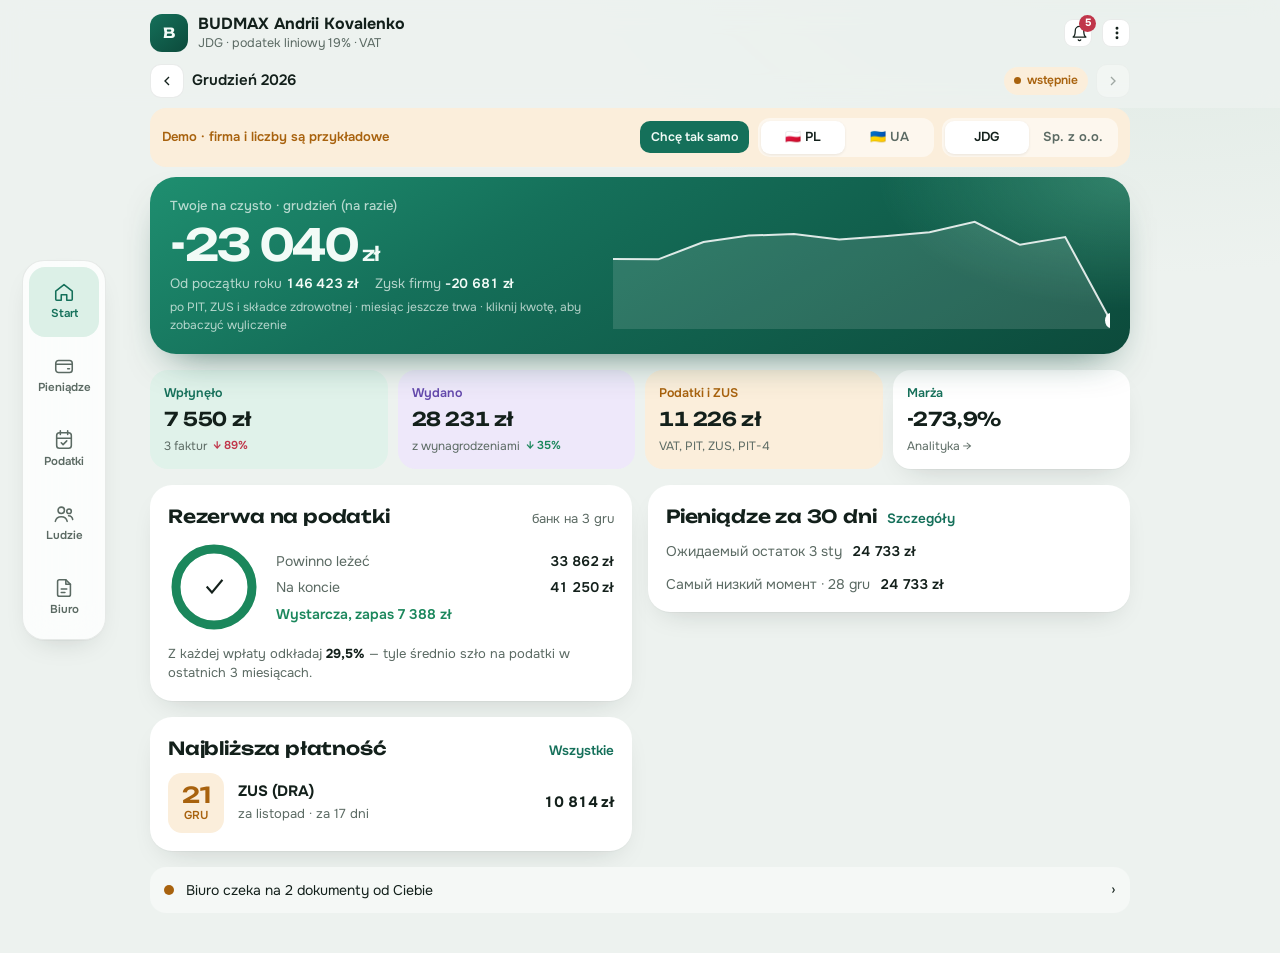
<file: site/src/demo/index.html>
<!doctype html><html><head><meta charset=utf8><meta name=viewport content="width=device-width,initial-scale=1,viewport-fit=cover"><style>:root{color-scheme:light;box-sizing:border-box;padding-top:env(safe-area-inset-top,0px);padding-bottom:env(safe-area-inset-bottom,0px)}html{scroll-padding-top:env(safe-area-inset-top,0px)}body{margin:0;padding:0;font:14px -apple-system,BlinkMacSystemFont,sans-serif;background:#fff;color:#000}img{max-width:100%}[hidden]:not([hidden=until-found i]){display:none!important}</style></head><body>
<title>Finovo · demo</title>
<meta name="robots" content="noindex">
<link rel="icon" href="/icon.svg" type="image/svg+xml">
<meta name="theme-color" content="#15705a">
<meta name="claude:viewport-fit-sides" content="cover">
<link rel="preconnect" href="https://fonts.googleapis.com">
<link rel="preconnect" href="https://fonts.gstatic.com" crossorigin>
<link href="https://fonts.googleapis.com/css2?family=Onest:wght@400;500;600;700&family=Unbounded:wght@500;600;700&display=swap" rel="stylesheet">
<style>

/* Layout: phone-first app shell — one 520px column, sticky header with firm + month, bento cards, glass tab bar, bottom sheets */
:root{
  --bg:#edf2ef; --bg2:#dce8e1; --card:#ffffff; --card2:#f5f8f6; --ink:#13201b; --mute:#5b6a63; --line:rgba(19,32,27,.09);
  --g1:#0c4a3b; --g2:#15705a; --g3:#24a07c; --acc:#15705a; --acc-soft:#dcf0e7;
  --inc:#15705a; --inc-soft:#e0f2ea; --tax:#a8620e; --tax-soft:#fbeedb; --cost:#6449ad; --cost-soft:#eee8fa;
  --bad:#c0364a; --bad-soft:#fbe3e6; --ok:#1b875c; --ok-soft:#dff3e8; --warn:#a8620e; --warn-soft:#fbeedb;
  --glass:rgba(255,255,255,.8); --on-g:#f2fbf7; --on-g-mute:rgba(242,251,247,.72);
  --f-body:"Onest",system-ui,-apple-system,"Segoe UI",Roboto,sans-serif;
  --f-disp:"Unbounded","Onest",system-ui,sans-serif;
  --r:22px; --r-s:14px; --tab-h:66px;
  --shadow:0 1px 1px rgba(19,32,27,.03),0 12px 30px -16px rgba(19,32,27,.22);
}
@media (prefers-color-scheme:dark){:root:not([data-theme="light"]){
  --bg:#0d1412; --bg2:#13211c; --card:#16201c; --card2:#1b2723; --ink:#e6efeb; --mute:#93a39c; --line:rgba(255,255,255,.08);
  --g1:#0b3a2f; --g2:#126150; --g3:#1d8a6c; --acc:#4fcf9f; --acc-soft:#173a2f;
  --inc:#4fcf9f; --inc-soft:#163229; --tax:#e9a855; --tax-soft:#352816; --cost:#b39cf0; --cost-soft:#262038;
  --bad:#f0788a; --bad-soft:#3a1d23; --ok:#4fcf9f; --ok-soft:#163229; --warn:#e9a855; --warn-soft:#352816;
  --glass:rgba(22,32,28,.82); --shadow:0 1px 1px rgba(0,0,0,.3),0 12px 30px -14px rgba(0,0,0,.6); color-scheme:dark}}
:root[data-theme="dark"]{
  --bg:#0d1412; --bg2:#13211c; --card:#16201c; --card2:#1b2723; --ink:#e6efeb; --mute:#93a39c; --line:rgba(255,255,255,.08);
  --g1:#0b3a2f; --g2:#126150; --g3:#1d8a6c; --acc:#4fcf9f; --acc-soft:#173a2f;
  --inc:#4fcf9f; --inc-soft:#163229; --tax:#e9a855; --tax-soft:#352816; --cost:#b39cf0; --cost-soft:#262038;
  --bad:#f0788a; --bad-soft:#3a1d23; --ok:#4fcf9f; --ok-soft:#163229; --warn:#e9a855; --warn-soft:#352816;
  --glass:rgba(22,32,28,.82); --shadow:0 1px 1px rgba(0,0,0,.3),0 12px 30px -14px rgba(0,0,0,.6); color-scheme:dark}

*{box-sizing:border-box}
html,body{background:var(--bg)}
body{color:var(--ink);font-family:var(--f-body);font-size:15px;line-height:1.45;
  background:radial-gradient(900px 520px at 90% -10%,var(--bg2),transparent 70%),var(--bg);background-attachment:fixed;
  padding-left:max(16px,env(safe-area-inset-left,0px));padding-right:max(16px,env(safe-area-inset-right,0px));
  padding-block:0 calc(var(--tab-h) + 40px + env(safe-area-inset-bottom,0px))}
body::before{content:"";position:fixed;inset:0 0 auto;height:env(safe-area-inset-top,0px);z-index:30;background:var(--bg)}
.wrap{max-width:520px;margin:0 auto;display:flex;flex-direction:column;gap:14px}
.num{font-variant-numeric:tabular-nums;letter-spacing:-.01em}
button{font:inherit;color:inherit;cursor:pointer}
button:focus-visible,input:focus-visible,select:focus-visible,.tab:focus-visible{outline:2px solid var(--acc);outline-offset:2px}
h2{font-family:var(--f-disp);font-weight:600;font-size:18px;letter-spacing:-.01em;margin:0;text-wrap:balance}
h3{font-size:13px;font-weight:600;text-transform:uppercase;letter-spacing:.06em;color:var(--mute);margin:0}
p{margin:0}
.mute{color:var(--mute)}
.small{font-size:13px}

/* header */
.top{position:sticky;top:env(safe-area-inset-top,0px);z-index:20;margin:0 calc(-1*max(16px,env(safe-area-inset-left,0px)));
  padding:10px max(16px,env(safe-area-inset-right,0px)) 10px max(16px,env(safe-area-inset-left,0px));
  background:color-mix(in srgb,var(--bg) 82%,transparent);backdrop-filter:blur(14px) saturate(1.3);-webkit-backdrop-filter:blur(14px) saturate(1.3)}
.top-in{max-width:520px;margin:0 auto;display:flex;flex-direction:column;gap:8px}
.firmrow{display:flex;align-items:center;gap:10px}
.firm{flex:1;min-width:0;display:flex;align-items:center;gap:10px;background:none;border:0;padding:4px 0;text-align:left}
.logo{width:38px;height:38px;border-radius:12px;display:grid;place-items:center;font-family:var(--f-disp);font-weight:700;font-size:14px;
  color:var(--on-g);background:linear-gradient(140deg,var(--g2),var(--g1));flex:none}
.firm b{display:block;font-size:16px;line-height:1.2;white-space:nowrap;overflow:hidden;text-overflow:ellipsis}
.firm span{display:block;font-size:12.5px;color:var(--mute)}
.chev{flex:none;width:28px;height:28px;border-radius:9px;border:1px solid var(--line);background:var(--card);display:grid;place-items:center}
.monthrow{display:flex;align-items:center;gap:8px}
.mbtn{width:34px;height:34px;border-radius:11px;border:1px solid var(--line);background:var(--card);display:grid;place-items:center;flex:none}
.mbtn:disabled{opacity:.35;cursor:default}
.mlabel{flex:1;font-weight:600;font-size:15px}
.pill{display:inline-flex;align-items:center;gap:6px;font-size:12px;font-weight:600;padding:5px 10px;border-radius:999px;white-space:nowrap}
.pill i{width:7px;height:7px;border-radius:50%;background:currentColor;display:block}
.p-pre{background:var(--warn-soft);color:var(--warn)}
.p-closed{background:var(--ok-soft);color:var(--ok)}
.p-bad{background:var(--bad-soft);color:var(--bad)}
.p-mute{background:var(--card2);color:var(--mute)}

/* cards */
.card{background:var(--card);border-radius:var(--r);padding:18px;box-shadow:var(--shadow);display:flex;flex-direction:column;gap:12px;min-width:0}
.card-h{display:flex;align-items:baseline;justify-content:space-between;gap:10px}
.link{background:none;border:0;padding:0;color:var(--acc);font-weight:600;font-size:13.5px}

.hero{border-radius:26px;padding:20px;color:var(--on-g);position:relative;overflow:hidden;
  background:radial-gradient(420px 220px at 100% 0%,rgba(140,240,200,.28),transparent 60%),linear-gradient(150deg,var(--g3) -20%,var(--g2) 35%,var(--g1));
  box-shadow:0 18px 40px -22px rgba(12,74,59,.8);display:flex;flex-direction:column;gap:6px}
.hero .lbl{font-size:13px;color:var(--on-g-mute);font-weight:500}
.hero .big{font-family:var(--f-disp);font-weight:600;font-size:clamp(32px,10vw,44px);line-height:1.05;letter-spacing:-.03em}
.hero .big small{font-size:.45em;font-weight:500;margin-left:4px}
.hero .sub{display:flex;flex-wrap:wrap;gap:6px 16px;font-size:13.5px;color:var(--on-g-mute)}
.hero .sub b{color:var(--on-g);font-weight:600}
.hero svg{display:block;width:100%;height:56px;margin-top:6px}
.hero .note{font-size:12px;color:var(--on-g-mute)}

.tiles{display:grid;grid-template-columns:1fr 1fr;gap:10px}
.tile{border-radius:18px;padding:14px;display:flex;flex-direction:column;gap:4px;min-width:0;border:0;text-align:left}
.tile .t{font-size:12.5px;font-weight:600;display:flex;align-items:center;gap:6px}
.tile .v{font-family:var(--f-disp);font-weight:600;font-size:19px;letter-spacing:-.02em;white-space:nowrap;overflow:hidden;text-overflow:ellipsis}
.tile .s{font-size:12px;color:var(--mute)}
.t-inc{background:var(--inc-soft)} .t-inc .t{color:var(--inc)}
.t-cost{background:var(--cost-soft)} .t-cost .t{color:var(--cost)}
.t-tax{background:var(--tax-soft)} .t-tax .t{color:var(--tax)}
.t-mine{background:var(--card)} .t-mine .t{color:var(--acc)}
.t-mine{box-shadow:var(--shadow)}

.reserve{display:flex;gap:16px;align-items:center}
.ring{flex:none;width:92px;height:92px;position:relative}
.ring svg{width:92px;height:92px;transform:rotate(-90deg)}
.ring .pct{position:absolute;inset:0;display:grid;place-items:center;font-family:var(--f-disp);font-weight:600;font-size:18px}
.reserve .rt{display:flex;flex-direction:column;gap:6px;min-width:0;flex:1}
.kv{display:flex;justify-content:space-between;gap:10px;font-size:14px}
.kv b{font-weight:600}
.status-line{font-weight:600;font-size:14px}
.st-ok{color:var(--ok)} .st-bad{color:var(--bad)} .st-mute{color:var(--mute)}

.next{display:flex;align-items:center;gap:14px}
.datebox{flex:none;width:56px;height:60px;border-radius:14px;background:var(--tax-soft);color:var(--tax);display:flex;flex-direction:column;align-items:center;justify-content:center;line-height:1}
.datebox b{font-family:var(--f-disp);font-size:22px;font-weight:600}
.datebox span{font-size:11.5px;font-weight:600;text-transform:uppercase;margin-top:4px}
.datebox.urgent{background:var(--bad-soft);color:var(--bad)}

.bureau{display:flex;align-items:center;gap:12px;background:var(--card2);border-radius:16px;padding:12px 14px;border:0;text-align:left;width:100%}
.bureau .dot{width:10px;height:10px;border-radius:50%;background:var(--warn);flex:none}
.bureau .dot.ok{background:var(--ok)}
.bureau p{flex:1;font-size:14px}

.btn{border:0;border-radius:14px;padding:12px 16px;font-weight:600;font-size:14.5px;background:var(--acc);color:var(--on-g);display:inline-flex;align-items:center;justify-content:center;gap:8px}
:root[data-theme="dark"] .btn{color:#0b201a}
@media (prefers-color-scheme:dark){:root:not([data-theme="light"]) .btn{color:#0b201a}}
.btn.ghost{background:var(--card2);color:var(--ink)}
.btn.block{width:100%}
.btns{display:flex;gap:10px;flex-wrap:wrap}
.btns .btn{flex:1 1 140px}

/* lists */
.list{display:flex;flex-direction:column}
.row{display:flex;align-items:center;gap:12px;padding:11px 0;border-top:1px solid var(--line);min-width:0}
.row:first-child{border-top:0;padding-top:2px}
.ico{flex:none;width:36px;height:36px;border-radius:11px;display:grid;place-items:center;font-size:13px;font-weight:700}
.ico.in{background:var(--inc-soft);color:var(--inc)} .ico.out{background:var(--cost-soft);color:var(--cost)} .ico.tx{background:var(--tax-soft);color:var(--tax)}
.row .main{flex:1;min-width:0}
.row .main b{display:block;font-weight:600;font-size:14.5px;white-space:nowrap;overflow:hidden;text-overflow:ellipsis}
.row .main span{display:block;font-size:12.5px;color:var(--mute);white-space:nowrap;overflow:hidden;text-overflow:ellipsis}
.row .amt{text-align:right;flex:none;font-weight:600}
.row .amt span{display:block;font-size:11.5px;font-weight:500;color:var(--mute)}
.plus{color:var(--inc)}
.badge{display:inline-block;font-size:10.5px;font-weight:700;letter-spacing:.04em;padding:2px 6px;border-radius:6px;background:var(--card2);color:var(--mute);vertical-align:1px;margin-left:4px}
.badge.link{color:var(--acc);cursor:pointer;font-size:10.5px;padding:2px 6px;background:var(--card2)}

.hbar{display:flex;flex-direction:column;gap:9px}
.hb{display:grid;grid-template-columns:minmax(0,1fr) auto;gap:4px 10px;font-size:13.5px}
.hb .track{grid-column:1/-1;height:8px;border-radius:6px;background:var(--card2);overflow:hidden}
.hb .fill{height:100%;border-radius:6px;background:var(--cost)}
.hb.inc .fill{background:var(--inc)}

.chart svg{display:block;width:100%;height:auto}
.chart .ax{fill:var(--mute);font-size:10.5px;font-family:var(--f-body)}
.legend{display:flex;gap:14px;font-size:12.5px;color:var(--mute)}
.legend i{display:inline-block;width:10px;height:10px;border-radius:3px;margin-right:6px;vertical-align:-1px}

.seg{display:flex;background:var(--card2);border-radius:12px;padding:3px;gap:3px}
.seg button{flex:1;border:0;background:none;border-radius:9px;padding:7px 8px;font-size:13px;font-weight:600;color:var(--mute)}
.seg button[aria-pressed="true"]{background:var(--card);color:var(--ink);box-shadow:0 1px 3px rgba(0,0,0,.08)}

.tax{display:flex;gap:12px;align-items:center;padding:12px 0;border-top:1px solid var(--line)}
.tax:first-child{border-top:0;padding-top:2px}
.tax .datebox{width:50px;height:54px}
.tax .datebox b{font-size:19px}
.tax .main{flex:1;min-width:0}
.tax .main b{display:block;font-weight:600;font-size:14.5px}
.tax .main span{display:block;font-size:12.5px;color:var(--mute)}
.tax .right{text-align:right;display:flex;flex-direction:column;align-items:flex-end;gap:5px}
.tax .right .num{font-weight:600}
.chipbtn{border:0;padding:4px 9px;border-radius:999px;font-size:11.5px;font-weight:700}

.person{display:flex;flex-direction:column;gap:10px;padding:14px 0;border-top:1px solid var(--line)}
.person:first-child{border-top:0;padding-top:2px}
.ph{display:flex;align-items:center;gap:12px}
.avatar{width:40px;height:40px;border-radius:50%;background:var(--acc-soft);color:var(--acc);display:grid;place-items:center;font-weight:700;font-size:14px;flex:none}
.ph .main{flex:1;min-width:0}
.ph .main b{display:block;font-weight:600}
.ph .main span{font-size:12.5px;color:var(--mute)}
.pay3{display:grid;grid-template-columns:repeat(3,minmax(0,1fr));gap:8px}
.pay3 div{background:var(--card2);border-radius:12px;padding:8px 10px}
.pay3 span{display:block;font-size:11.5px;color:var(--mute)}
.pay3 b{font-weight:600;font-size:14px}
.docs{display:flex;flex-wrap:wrap;gap:6px}
.doc{font-size:12px;padding:4px 9px;border-radius:999px;background:var(--card2);color:var(--mute);font-weight:500}
.doc.warn{background:var(--warn-soft);color:var(--warn);font-weight:600}
.doc.bad{background:var(--bad-soft);color:var(--bad);font-weight:600}

.check{display:flex;gap:12px;align-items:flex-start;padding:10px 0;border-top:1px solid var(--line)}
.check:first-child{border-top:0;padding-top:2px}
.box{width:22px;height:22px;border-radius:7px;border:2px solid var(--line);flex:none;display:grid;place-items:center;margin-top:1px}
.box.on{background:var(--ok);border-color:var(--ok);color:var(--on-g)}

.demo{font-size:12.5px;color:var(--mute);text-align:center;padding:4px 8px}

/* tab bar */
.tabbar{position:fixed;left:0;right:0;bottom:0;z-index:25;padding:8px max(12px,env(safe-area-inset-right,0px)) calc(8px + env(safe-area-inset-bottom,0px)) max(12px,env(safe-area-inset-left,0px));pointer-events:none}
.tabs{max-width:520px;margin:0 auto;height:var(--tab-h);border-radius:22px;background:var(--glass);backdrop-filter:blur(18px) saturate(1.4);-webkit-backdrop-filter:blur(18px) saturate(1.4);
  border:1px solid var(--line);box-shadow:var(--shadow);display:grid;grid-template-columns:repeat(5,1fr);pointer-events:auto;padding:4px}
.tab{border:0;background:none;border-radius:16px;display:flex;flex-direction:column;align-items:center;justify-content:center;gap:3px;font-size:11px;font-weight:600;color:var(--mute)}
.tab svg{width:22px;height:22px;stroke:currentColor;fill:none;stroke-width:1.7;stroke-linecap:round;stroke-linejoin:round}
.tab[aria-current="page"]{color:var(--acc);background:var(--acc-soft)}

/* sheets */
.scrim{position:fixed;inset:0;background:rgba(5,15,11,.45);z-index:40;opacity:0;transition:opacity .2s}
.scrim.on{opacity:1}
.sheet{position:fixed;left:0;right:0;bottom:0;z-index:41;max-height:88vh;overflow:auto;background:var(--bg);border-radius:26px 26px 0 0;
  padding:10px max(16px,env(safe-area-inset-right,0px)) calc(24px + env(safe-area-inset-bottom,0px)) max(16px,env(safe-area-inset-left,0px));
  transform:translateY(100%);transition:transform .25s ease}
.sheet.on{transform:none}
.sheet-in{max-width:520px;margin:0 auto;display:flex;flex-direction:column;gap:14px}
.grab{width:40px;height:5px;border-radius:3px;background:var(--line);margin:4px auto 2px}
.sheet-h{display:flex;align-items:center;justify-content:space-between;gap:10px}
.x{width:34px;height:34px;border-radius:50%;border:0;background:var(--card2);font-size:18px;line-height:1}
@media (prefers-reduced-motion:reduce){.sheet,.scrim{transition:none}.ring circle{transition:none!important}}

.field{display:flex;flex-direction:column;gap:6px}
.field label{font-size:13px;font-weight:600;color:var(--mute)}
.field input,.field select{font:inherit;font-size:16px;padding:11px 12px;border-radius:12px;border:1px solid var(--line);background:var(--card);color:var(--ink);width:100%}
.grid2{display:grid;grid-template-columns:1fr 1fr;gap:10px}
.calc{display:flex;justify-content:space-between;gap:10px;font-size:13px;color:var(--mute)}
.toast{position:fixed;left:50%;bottom:calc(var(--tab-h) + 30px + env(safe-area-inset-bottom,0px));transform:translateX(-50%);z-index:60;
  background:var(--ink);color:var(--bg);padding:10px 16px;border-radius:12px;font-size:14px;font-weight:500;max-width:calc(100% - 32px);box-shadow:var(--shadow)}
.firmpick{display:flex;flex-direction:column;gap:8px}
.firmopt{display:flex;align-items:center;gap:12px;padding:12px;border-radius:16px;border:1px solid var(--line);background:var(--card);text-align:left;width:100%}
.firmopt[aria-pressed="true"]{border-color:var(--acc);box-shadow:0 0 0 1px var(--acc)}
.firmopt .main b{display:block}
.firmopt .main span{font-size:12.5px;color:var(--mute)}
input[type=range]{width:100%;accent-color:var(--acc)}
.cmp{display:grid;grid-template-columns:1fr 1fr;gap:10px}
.cmp div{background:var(--card2);border-radius:14px;padding:12px}
.cmp span{font-size:12px;color:var(--mute);display:block}
.cmp b{font-family:var(--f-disp);font-weight:600;font-size:18px}
.delta-up{color:var(--ok)} .delta-down{color:var(--bad)}
@media (max-width:360px){.pay3{grid-template-columns:1fr 1fr}.tile .v{font-size:17px}}

/* Дополнения к base.css: вход, пульт бюро, широкая раскладка, формы */
.hidden{display:none!important}
.demobar{max-width:520px;margin:0 auto 10px;display:flex;flex-direction:column;gap:9px;background:var(--warn-soft);color:var(--warn);border-radius:16px;padding:10px 12px;font-size:13px;font-weight:600}
.demobar .dtop{display:flex;align-items:center;gap:10px}
.demobar a{margin-left:auto;border-radius:10px;padding:7px 11px;font-size:12.5px;font-weight:600;background:var(--acc);color:var(--on-g);text-decoration:none;white-space:nowrap}
.demobar .dsw{display:grid;grid-template-columns:1fr 1fr;gap:8px}
.demobar .seg{background:color-mix(in srgb,var(--card) 55%,transparent)}
.demobar .seg button{color:var(--mute);white-space:nowrap}
.demobar .seg button[aria-pressed="true"]{color:var(--ink)}
@media (min-width:1000px){.demobar{max-width:980px;flex-direction:row;align-items:center}.demobar .dtop{flex:1}.demobar .dsw{width:360px}}
.langseg{align-self:flex-end}
.langseg button[aria-pressed="true"]{background:var(--card);color:var(--ink);box-shadow:0 1px 3px rgba(0,0,0,.08)}
.card .langseg{align-self:stretch}
.login{min-height:100vh;display:grid;place-items:center;padding-block:40px}
.login .card{width:100%;max-width:400px}
.login .brand{display:flex;align-items:center;gap:12px}
.login .brand .logo{width:46px;height:46px;font-size:18px}
.err{color:var(--bad);font-size:13.5px;min-height:18px}
.demo-acc{display:flex;flex-direction:column;gap:6px;font-size:13px}
.demo-acc button{border:1px dashed var(--line);background:var(--card2);border-radius:12px;padding:9px 12px;text-align:left;font-size:13px}
.demo-acc button b{font-weight:600}

.asbanner{max-width:520px;margin:0 auto 10px;display:flex;align-items:center;gap:10px;background:var(--cost-soft);color:var(--cost);border-radius:14px;padding:9px 12px;font-size:13px;font-weight:600}
.asbanner button{margin-left:auto;border:0;background:var(--card);border-radius:10px;padding:6px 10px;font-size:12.5px;font-weight:600;color:var(--ink)}

.trend{font-size:11.5px;font-weight:600}
.trend.up{color:var(--ok)} .trend.down{color:var(--bad)} .trend.flat{color:var(--mute)}
.tile .s{display:flex;gap:6px;flex-wrap:wrap;align-items:center}

.fc svg{display:block;width:100%;height:auto}
.fc .ax{fill:var(--mute);font-size:10.5px;font-family:var(--f-body)}
.explain .row .amt{font-weight:600}
.eq{display:flex;justify-content:space-between;gap:10px;padding:9px 0;border-top:1px solid var(--line);font-size:14px}
.eq:first-child{border-top:0}
.eq.total{font-weight:700;border-top:2px solid var(--ink)}
.eq .op{color:var(--mute);width:18px;flex:none}
.eq span:nth-child(2){flex:1}

.reqrow{display:flex;gap:12px;align-items:flex-start;padding:12px 0;border-top:1px solid var(--line)}
.reqrow:first-child{border-top:0;padding-top:2px}
.reqrow .main{flex:1;min-width:0}
.reqrow .main b{display:block;font-weight:600}
.reqrow .main span{font-size:12.5px;color:var(--mute)}
.upbtn{border:0;border-radius:12px;padding:9px 12px;font-weight:600;font-size:13px;background:var(--acc);color:var(--on-g);white-space:nowrap}
:root[data-theme="dark"] .upbtn{color:#0b201a}
@media (prefers-color-scheme:dark){:root:not([data-theme="light"]) .upbtn{color:#0b201a}}

/* пульт бюро */
body.staff .wrap.wide{max-width:1080px}
body.staff .top-in.wide{max-width:1080px}
.bhead{display:flex;align-items:center;gap:12px;flex-wrap:wrap}
.bhead h1{font-family:var(--f-disp);font-size:22px;font-weight:600;margin:0;letter-spacing:-.02em;flex:1}
.kpis{display:grid;grid-template-columns:repeat(4,minmax(0,1fr));gap:10px}
.kpi{background:var(--card);border-radius:18px;padding:14px;box-shadow:var(--shadow)}
.kpi span{display:block;font-size:12.5px;color:var(--mute);font-weight:600}
.kpi b{font-family:var(--f-disp);font-weight:600;font-size:22px}
.kpi.bad b{color:var(--bad)} .kpi.warn b{color:var(--warn)}
@media (max-width:640px){.kpis{grid-template-columns:1fr 1fr}}
.tablewrap{overflow-x:auto;margin:0 -4px}
table.t{width:100%;border-collapse:collapse;font-size:14px;min-width:760px}
table.t th{text-align:left;font-size:12px;font-weight:600;color:var(--mute);text-transform:uppercase;letter-spacing:.05em;padding:8px 10px;border-bottom:1px solid var(--line)}
table.t td{padding:12px 10px;border-bottom:1px solid var(--line);vertical-align:middle}
table.t tr.click{cursor:pointer}
table.t tr.click:hover td{background:var(--card2)}
table.t td.n{text-align:right;font-variant-numeric:tabular-nums;white-space:nowrap}
table.t th.n{text-align:right}
.firmcell{display:flex;align-items:center;gap:10px}
.firmcell .logo{width:34px;height:34px;font-size:13px;border-radius:10px}
.firmcell b{display:block;font-weight:600}
.firmcell span{font-size:12px;color:var(--mute)}
.chips{display:flex;flex-wrap:wrap;gap:5px}
.subtabs{display:flex;gap:6px;overflow-x:auto;padding-bottom:2px;scrollbar-width:none}
.subtabs button{border:1px solid var(--line);background:var(--card);border-radius:999px;padding:8px 14px;font-weight:600;font-size:13.5px;white-space:nowrap;color:var(--mute)}
.subtabs button[aria-pressed="true"]{background:var(--ink);color:var(--bg);border-color:var(--ink)}
.cols2{display:grid;grid-template-columns:minmax(0,1fr) minmax(0,1fr);gap:14px;align-items:start}
@media (max-width:760px){.cols2{grid-template-columns:1fr}}
.form{display:flex;flex-direction:column;gap:12px}
.grid3{display:grid;grid-template-columns:repeat(3,minmax(0,1fr));gap:10px}
@media (max-width:560px){.grid3{grid-template-columns:1fr 1fr}}
.field textarea{font:inherit;font-size:15px;padding:11px 12px;border-radius:12px;border:1px solid var(--line);background:var(--card);color:var(--ink);width:100%;min-height:70px;resize:vertical}
.btn.small{padding:8px 12px;font-size:13px;border-radius:11px}
.btn.danger{background:var(--bad-soft);color:var(--bad)}
.drop{border:2px dashed var(--line);border-radius:16px;padding:18px;text-align:center;display:flex;flex-direction:column;gap:8px;align-items:center}
.drop.over{border-color:var(--acc);background:var(--acc-soft)}
.mrow{display:grid;grid-template-columns:120px repeat(4,minmax(0,1fr)) 120px;gap:8px;align-items:center;padding:10px 0;border-top:1px solid var(--line);font-size:13.5px}
.mrow.head{font-size:12px;font-weight:600;color:var(--mute);text-transform:uppercase;letter-spacing:.04em;border-top:0}
.mrow .n{text-align:right;font-variant-numeric:tabular-nums}
@media (max-width:700px){.mrow{grid-template-columns:90px repeat(2,minmax(0,1fr)) 96px}.mrow .opt{display:none}}
.loading{padding:40px;text-align:center;color:var(--mute)}
.spin{width:28px;height:28px;border-radius:50%;border:3px solid var(--line);border-top-color:var(--acc);animation:sp 0.8s linear infinite;margin:0 auto 10px}
@keyframes sp{to{transform:rotate(360deg)}}
@media (prefers-reduced-motion:reduce){.spin{animation:none}}
.copybox{background:var(--card2);border-radius:12px;padding:12px;font-size:13.5px;white-space:pre-wrap;user-select:all}

.bell{position:relative}
.bdg{position:absolute;top:-5px;right:-5px;min-width:17px;height:17px;padding:0 4px;border-radius:9px;background:var(--bad);color:#fff;font-size:10.5px;font-weight:700;display:grid;place-items:center;line-height:1}
.ntf{display:flex;gap:12px;padding:12px 0;border-top:1px solid var(--line);text-align:left;width:100%;background:none;border-left:0;border-right:0;border-bottom:0}
.ntf:first-child{border-top:0}
.ntf .dot{width:9px;height:9px;border-radius:50%;background:var(--acc);flex:none;margin-top:6px}
.ntf.read .dot{background:transparent}
.ntf .main{flex:1;min-width:0}
.ntf .main b{display:block;font-weight:600;font-size:14.5px}
.ntf .main p{font-size:13.5px;color:var(--ink);margin-top:2px}
.ntf .main span{font-size:12px;color:var(--mute)}
.switch{display:flex;align-items:center;justify-content:space-between;gap:12px;font-size:14.5px}
.switch input{width:22px;height:22px;accent-color:var(--acc)}

[hidden]{display:none!important}
.hero button.big{font-family:var(--f-disp);font-weight:600;font-size:clamp(32px,10vw,44px);line-height:1.05;letter-spacing:-.03em;cursor:pointer}
/* компьютер: кабинет клиента в две колонки, меню слева */
@media (min-width:1000px){
  body:not(.staff) .wrap{max-width:980px;display:grid;grid-template-columns:repeat(2,minmax(0,1fr));gap:16px;align-items:start}
  body:not(.staff) .wrap>.hero,body:not(.staff) .wrap>.tiles,body:not(.staff) .wrap>.bureau,body:not(.staff) .wrap>.demo{grid-column:1/-1}
  body:not(.staff) .tiles{grid-template-columns:repeat(4,minmax(0,1fr))}
  body:not(.staff) .tiles:has(> :nth-child(2):last-child){grid-template-columns:1fr 1fr}
  body:not(.staff) .top-in,body:not(.staff) .asbanner{max-width:980px}
  body:not(.staff) .hero{display:grid;grid-template-columns:minmax(0,1fr) minmax(0,1.2fr);column-gap:28px;align-items:end}
  body:not(.staff) .hero>.lbl,body:not(.staff) .hero>.big,body:not(.staff) .hero>.sub,body:not(.staff) .hero>.note{grid-column:1}
  body:not(.staff) .hero>svg{grid-column:2;grid-row:1/5;height:120px;align-self:center}
  body:not(.staff) .tabs{max-width:980px}
}
@media (min-width:1280px){
  body:not(.staff){padding-bottom:40px}
  .tabbar{top:0;bottom:0;right:auto;width:112px;padding:0 0 0 max(16px,env(safe-area-inset-left,0px));display:flex;align-items:center}
  .tabs{height:auto;width:84px;grid-template-columns:1fr;grid-auto-rows:70px;gap:4px;padding:6px}
  .tab{font-size:11.5px}
}

</style>

<div id="boot" class="loading" aria-label="Finovo"><div class="spin"></div></div>

<section id="login" class="login hidden" aria-label="Вход">
  <form class="card" id="loginForm" novalidate>
    <div class="seg langseg" role="group" aria-label="Język / Мова"><button type="button" data-setlang="pl">PL</button><button type="button" data-setlang="uk">UA</button></div>
    <div class="brand"><div class="logo">F</div><div><h2>Finovo</h2><p class="small mute">Финансы вашей фирмы — от вашего бюро</p></div></div>
    <div class="field"><label for="email">Почта</label><input id="email" type="email" autocomplete="username" required></div>
    <div class="field"><label for="password">Пароль</label><input id="password" type="password" autocomplete="current-password" required></div>
    <div class="err" id="loginErr" role="alert"></div>
    <button class="btn block" type="submit" id="loginBtn">Войти</button>
    <p class="small demo-only" style="background:var(--warn-soft);color:var(--warn);padding:10px 12px;border-radius:12px;font-weight:600">Демо-версия: фирмы и цифры вымышленные, изменения живут до перезагрузки страницы.</p>
    <div class="demo-acc demo-only">
      <span class="small mute">Демо-доступ (пароль <b>Demo-2026!</b>):</span>
      <button type="button" data-demo="budmax@kabinet.demo"><b>Клиент JDG</b> — budmax@kabinet.demo</button>
      <button type="button" data-demo="novabud@kabinet.demo"><b>Клиент Sp. z o.o.</b> — novabud@kabinet.demo</button>
      <button type="button" data-demo="biuro@kabinet.demo"><b>Бюро</b> — biuro@kabinet.demo</button>
    </div>
  </form>
</section>

<div id="app" class="hidden">
  <header class="top">
    <div class="top-in" id="topIn">
      <div class="firmrow">
        <button class="firm" id="firmBtn" aria-label="Фирма">
          <div class="logo" id="logo">K</div>
          <div style="min-width:0"><b id="firmName">—</b><span id="firmForm">—</span></div>
        </button>
        <button class="chev bell" id="bellBtn" aria-label="Уведомления"><svg width="17" height="17" viewBox="0 0 24 24" fill="none" stroke="currentColor" stroke-width="1.8" stroke-linecap="round" stroke-linejoin="round"><path d="M6 8a6 6 0 0 1 12 0c0 7 3 9 3 9H3s3-2 3-9"/><path d="M10.3 21a1.94 1.94 0 0 0 3.4 0"/></svg><span class="bdg" id="bellBdg" hidden></span></button>
        <button class="chev" id="menuBtn" aria-label="Меню"><svg width="16" height="16" viewBox="0 0 24 24" fill="none" stroke="currentColor" stroke-width="2"><circle cx="12" cy="5" r="1.2"/><circle cx="12" cy="12" r="1.2"/><circle cx="12" cy="19" r="1.2"/></svg></button>
      </div>
      <div class="monthrow" id="monthRow">
        <button class="mbtn" id="prevM" aria-label="Предыдущий месяц"><svg width="16" height="16" viewBox="0 0 24 24" fill="none" stroke="currentColor" stroke-width="2"><path d="M15 6l-6 6 6 6"/></svg></button>
        <div class="mlabel" id="mLabel">—</div>
        <span class="pill" id="mStatus"></span>
        <button class="mbtn" id="nextM" aria-label="Следующий месяц"><svg width="16" height="16" viewBox="0 0 24 24" fill="none" stroke="currentColor" stroke-width="2"><path d="M9 6l6 6-6 6"/></svg></button>
      </div>
    </div>
  </header>
  <div id="asBanner"></div>
  <main class="wrap" id="view"></main>
  <nav class="tabbar" id="tabbar" aria-label="Разделы">
    <div class="tabs">
      <button class="tab" data-tab="home"><svg viewBox="0 0 24 24"><path d="M3 11l9-7 9 7v9a1 1 0 0 1-1 1h-5v-6h-6v6H4a1 1 0 0 1-1-1z"/></svg>Главная</button>
      <button class="tab" data-tab="money"><svg viewBox="0 0 24 24"><rect x="3" y="6" width="18" height="13" rx="3"/><path d="M3 10h18M16 15h2"/></svg>Деньги</button>
      <button class="tab" data-tab="taxes"><svg viewBox="0 0 24 24"><rect x="4" y="4" width="16" height="17" rx="3"/><path d="M8 2v4M16 2v4M4 10h16M9 15l2 2 4-4"/></svg>Налоги</button>
      <button class="tab" data-tab="people"><svg viewBox="0 0 24 24"><circle cx="9" cy="8" r="3.5"/><path d="M2.5 20c.8-3.4 3.4-5 6.5-5s5.7 1.6 6.5 5"/><circle cx="17.5" cy="9" r="2.5"/><path d="M17 14c2.4.1 4 1.4 4.5 4"/></svg>Люди</button>
      <button class="tab" data-tab="docs"><svg viewBox="0 0 24 24"><path d="M14 3H7a2 2 0 0 0-2 2v14a2 2 0 0 0 2 2h10a2 2 0 0 0 2-2V8z"/><path d="M14 3v5h5M9 13h6M9 17h4"/></svg>Бюро</button>
    </div>
  </nav>
</div>

<div class="scrim" id="scrim" hidden></div>
<section class="sheet" id="sheet" role="dialog" aria-modal="true" hidden><div class="sheet-in" id="sheetIn"></div></section>
<input type="file" id="fileAny" hidden>


<script>
/* Демо-режим: база в памяти браузера вместо Supabase. Данные вымышленные. */
(function () {
  const uid = () => (crypto.randomUUID ? crypto.randomUUID() : 'id' + Math.random().toString(36).slice(2));
  function rng(seed) { return function () { seed |= 0; seed = seed + 0x6D2B79F5 | 0; let t = Math.imul(seed ^ seed >>> 15, 1 | seed); t = t + Math.imul(t ^ t >>> 7, 61 | t) ^ t; return ((t ^ t >>> 14) >>> 0) / 4294967296; }; }
  const pad = n => String(n).padStart(2, '0');
  const d0 = new Date(), TODAY = d0.getFullYear() + '-' + pad(d0.getMonth() + 1) + '-' + pad(d0.getDate());
  const Y = +TODAY.slice(0, 4), CURM = +TODAY.slice(5, 7), CURD = +TODAY.slice(8);
  const addDays = (d, n) => new Date(Date.parse(d) + n * 864e5).toISOString().slice(0, 10);
  const dayIn = (m, d) => Y + '-' + pad(m) + '-' + pad(d);
  const minD = (a, b) => a < b ? a : b;

  const T = { firms: [], firm_members: [], staff: [], invoices: [], employees: [], employee_docs: [], month_close: [], payments: [], requests: [], documents: [], bank_balances: [], bank_tx: [], notifications: [], push_subscriptions: [], notify_prefs: [], audit_log: [] };
  const USERS = [{ id: 'u-biuro', email: 'biuro@kabinet.demo' }, { id: 'u-budmax', email: 'budmax@kabinet.demo' }, { id: 'u-novabud', email: 'novabud@kabinet.demo' }];
  T.staff.push({ user_id: 'u-biuro', name: 'Бюро (демо)', role: 'admin' });
  const SEASON = [0.72, 0.78, 0.92, 1, 1.05, 1.08, 1.1, 1.04, 1.06, 1.0, 0.95, 0.8];
  const CFG = [
    { id: 'firm-budmax', user: 'u-budmax', owner: 'Andrii Kovalenko', seed: 11, name: 'BUDMAX Andrii Kovalenko', short: 'BUDMAX', nip: '5250000001', type: 'jdg', tax: 'liniowy', zus: 'pelny', bal: 41250,
      rev: 68000, mat: 0.22, fuel: 0.03, leasing: 2400, acct: 900, tel: 320, clients: [['Domex Development Sp. z o.o.', '23'], ['Atrium Inwestycje Sp. z o.o.', '23'], ['Dom jednorodzinny — Nowak Anna', '8']],
      suppliers: ['Hurtownia Budowlana Kamex', 'Skład Glazury Ceramik-Pol', 'Bud-Chem Hurt'], subs: [],
      staff: [['Taras Melnyk', 'Плиточник', 'uop', 7200, [['Разрешение на работу', 165], ['Медосмотр', 18], ['BHP', 94]]], ['Oleh Bondar', 'Отделочник', 'uop', 6500, [['Karta pobytu', 41], ['Медосмотр', 204]]], ['Piotr Wiśniewski', 'Помощник', 'zlec', 5200, [['Медосмотр', -16]]]],
      requests: [['Выписка за текущий месяц', 'CSV или MT940 из банка', 18], ['Чек на топливо без фактуры', 'Фото чека — фактуры нет в KSeF', 7]] },
    { id: 'firm-novabud', user: 'u-novabud', owner: 'Olha Marchenko', seed: 29, name: 'NOVABUD Sp. z o.o.', short: 'NOVABUD', nip: '5250000002', type: 'sp', tax: 'cit9', zus: 'brak', bal: 236400,
      rev: 212000, mat: 0.24, fuel: 0.025, leasing: 6800, acct: 2200, tel: 890, clients: [['Kraft Residence Sp. z o.o.', '23'], ['Osiedle Zielone Tarasy Sp. k.', '23'], ['Bauwerk Schulz GmbH', 'np'], ['Hotel Wisła Sp. z o.o.', '23']],
      suppliers: ['Hurtownia Budowlana Kamex', 'Stal-Mix Dystrybucja', 'Bud-Chem Hurt', 'Wynajem Rusztowań Tower'], subs: [['Serhii Hrytsenko', 'Электрик, субподряд', 14000], ['Mykola Savchuk', 'Сантехник, субподряд', 12500]],
      staff: [['Vasyl Petrenko', 'Бригадир', 'uop', 9800, [['Разрешение на работу', 255], ['A1', 74], ['Медосмотр', 119]]], ['Ivan Lysenko', 'Монтажник ГКЛ', 'uop', 7400, [['Разрешение на работу', 23], ['Медосмотр', 83]]],
        ['Dmytro Koval', 'Монтажник ГКЛ', 'uop', 7400, [['Karta pobytu', 530], ['Медосмотр', 11]]], ['Andrzej Nowak', 'Плиточник', 'uop', 8200, [['Медосмотр', 287], ['BHP', -18]]],
        ['Yurii Tkachenko', 'Маляр', 'zlec', 6100, [['Разрешение на работу', 105]]], ['Roman Shevchuk', 'Разнорабочий', 'zlec', 5400, [['Разрешение на работу', 209], ['Медосмотр', 135]]]],
      requests: [['Выписка за текущий месяц', 'CSV или MT940 из банка', 18], ['Договор с Hotel Wisła', 'Скан подписанного договора', 12], ['Rechnung от Bauwerk Schulz', 'Немецкая фактура вне KSeF — фото или PDF', 7]] }
  ];
  for (const c of CFG) {
    const R = rng(c.seed), pick = a => a[Math.floor(R() * a.length)], fid = c.id;
    T.firms.push({ id: fid, name: c.name, short: c.short, nip: c.nip, type: c.type, tax_form: c.tax, vat_payer: true, zus_mode: c.zus, opening_balance: 0, ryczalt_rate: null });
    T.firm_members.push({ firm_id: fid, user_id: c.user, name: c.owner, role: 'owner' });
    const inv = (m, day, kind, cat, who, net, num, vr = '23', paid = true, cur = 'PLN', fx = 1) => {
      net = Math.round(net / 10) * 10; const d = dayIn(m, day); const vat = vr === 'np' ? 0 : Math.round(net * (+vr) / 100 * 100) / 100;
      let paidAt = paid ? addDays(d, kind === 'sale' ? 6 + Math.floor(R() * 7) : 2 + Math.floor(R() * 8)) : null; if (paidAt && paidAt > TODAY) paidAt = null;
      T.invoices.push({ id: uid(), firm_id: fid, kind, number: num, issue_date: d, due_date: addDays(d, 14), counterparty: who, net, vat, vat_rate: vr, currency: cur, fx, category: cat, source: 'ksef', paid_at: paidAt });
    };
    for (let m = 1; m <= CURM; m++) {
      const cur = m === CURM, maxDay = cur ? Math.max(3, CURD - 1) : 28;
      const rev = c.rev * SEASON[m - 1] * (0.9 + R() * 0.2) * (cur ? Math.min(1, CURD / 30) : 1);
      const n = c.clients.length > 3 ? 3 : 2 + (R() > .5 ? 1 : 0); let left = rev;
      for (let i = 0; i < n; i++) {
        const part = i === n - 1 ? left : rev * (0.25 + R() * 0.2); left -= part;
        const day = Math.min(maxDay, 4 + i * Math.floor(22 / n) + Math.floor(R() * 4)), [who, vr] = c.clients[(m + i) % c.clients.length];
        const unpaid = (cur && i === n - 1) || (m === CURM - 1 && i === n - 1);
        if (vr === 'np') inv(m, day, 'sale', 'Выручка', who, part / 4.25, `FV ${i + 1}/${pad(m)}/${Y}`, 'np', !unpaid, 'EUR', 4.25);
        else inv(m, day, 'sale', 'Выручка', who, part, `FV ${i + 1}/${pad(m)}/${Y}`, vr, !unpaid);
      }
      const mats = rev * c.mat, nm = 2 + Math.floor(R() * 3);
      for (let i = 0; i < nm; i++) inv(m, Math.min(maxDay, 3 + Math.floor(R() * 24)), 'cost', 'Материалы', pick(c.suppliers), mats / nm * (0.8 + R() * 0.4), 'FV/' + Math.floor(1000 + R() * 8999), '23', !(cur && i === 0));
      inv(m, Math.min(maxDay, 27), 'cost', 'Топливо', 'Stacja paliw — karta flotowa', rev * c.fuel, 'FV zbiorcza ' + pad(m));
      inv(m, Math.min(maxDay, 10), 'cost', 'Лизинг', 'Leasing samochodu dostawczego', c.leasing, 'FV leasing ' + pad(m));
      inv(m, Math.min(maxDay, 5), 'cost', 'Бухгалтерия', 'Biuro rachunkowe', c.acct, 'FV księgowość ' + pad(m));
      inv(m, Math.min(maxDay, 14), 'cost', 'Связь и софт', 'Telefon, internet, programy', c.tel, 'FV abonament ' + pad(m));
      if (R() > .55) inv(m, Math.min(maxDay, 8 + Math.floor(R() * 15)), 'cost', 'Инструмент', 'Narzędzia — hurtownia', 800 + R() * 3200, 'FV/' + Math.floor(100 + R() * 899));
      for (const s of c.subs) inv(m, Math.min(maxDay, 26), 'cost', 'Субподряд', s[0], s[2] * (cur ? 0.6 : 1), `FV ${m}/${Y}`);
      if (m <= CURM - 1) T.month_close.push({ firm_id: fid, ym: Y + '-' + pad(m), status: 'closed', closed_at: dayIn(m + 1 > 12 ? 12 : m + 1, 15) });
      if (m <= CURM - 2) ['zus', 'pit4', 'it', 'vat'].forEach(k => T.payments.push({ firm_id: fid, ym: Y + '-' + pad(m), kind: k, paid_at: dayIn(m + 1, k === 'vat' ? 24 : k === 'zus' && c.type === 'sp' ? 14 : 19) }));
      if (m === CURM - 1) ['zus', 'pit4', 'it', 'vat'].forEach(k => { const due = k === 'vat' ? 25 : k === 'zus' && c.type === 'sp' ? 15 : 20; if (CURD > due) T.payments.push({ firm_id: fid, ym: Y + '-' + pad(m), kind: k, paid_at: dayIn(CURM, due - 1) }); });
    }
    for (const [n, role, con, b, docs] of c.staff) {
      const eid = uid(); T.employees.push({ id: eid, firm_id: fid, name: n, role, contract: con, brutto: b, start_date: (Y - 1) + '-03-01', end_date: null, active: true });
      docs.forEach(([k, dd]) => T.employee_docs.push({ id: uid(), employee_id: eid, firm_id: fid, kind: k, valid_to: addDays(TODAY, dd) }));
    }
    for (const [n, role, a] of c.subs) T.employees.push({ id: uid(), firm_id: fid, name: n, role, contract: 'b2b', brutto: a, start_date: (Y - 1) + '-06-01', end_date: null, active: true });
    c.requests.forEach(([t, note, dd], i) => T.requests.push({ id: uid(), firm_id: fid, title: t, note, due: addDays(TODAY, dd), status: 'open', created_at: new Date(Date.now() - (i + 1) * 864e5).toISOString() }));
    T.bank_balances.push({ firm_id: fid, date: addDays(TODAY, -1), balance: c.bal, source: 'выписка (демо)' });
    const ksefAt = new Date(Date.now() - 37 * 60e3).toISOString();
    (T.ksef_connections = T.ksef_connections || []).push({ firm_id: fid, env: 'prod', nip: c.nip, active: true, last_sync_at: ksefAt, last_ok_at: ksefAt, last_error: null, stats: { sale: 1, cost: 3, xml: 4 } });
    T.invoices.filter(i => i.firm_id === fid && i.paid_at && i.paid_at >= dayIn(CURM, 1)).forEach(i => T.bank_tx.push({ id: uid(), firm_id: fid, date: i.paid_at, amount: (i.kind === 'sale' ? 1 : -1) * Math.round((i.net + i.vat) * i.fx * 100) / 100, description: (i.kind === 'sale' ? 'Przelew od ' : 'Przelew do ') + i.counterparty + ' · ' + i.number, category: i.kind === 'sale' ? 'Поступление' : i.category, invoice_id: i.id, hash: uid() }));
    const it = c.type === 'jdg' ? 'PIT' : 'CIT', ago = h => new Date(Date.now() - h * 3600e3).toISOString();
    [['due', c.short + ': скоро платежи', c.type === 'sp' ? `ZUS — до 15-го, PIT-4 и ${it} — до 20-го, VAT — до 25-го. Суммы — в разделе «Налоги».` : `ZUS, PIT-4 и ${it} — до 20-го, VAT — до 25-го. Суммы — в разделе «Налоги».`, '/#taxes', 2],
     ['closed', 'Прошлый месяц закрыт бухгалтером', 'Итог месяца и точные налоги — на главной.', '/', 70],
     ['request', 'Бюро просит документ', c.requests[0][0] + '. Загрузите в разделе «Бюро».', '/#docs', 120]].forEach(([k, t, b, u, h]) => T.notifications.push({ id: uid(), user_id: c.user, firm_id: fid, kind: k, title: t, body: b, url: u, dedup: k, created_at: ago(h), read_at: null }));
    c.staff.forEach(([n, , , , docs]) => docs.filter(([, dd]) => dd <= 25).forEach(([k, dd]) => T.notifications.push({ id: uid(), user_id: c.user, firm_id: fid, kind: 'doc', title: n + ': ' + k, body: dd < 0 ? 'Документ истёк. Займитесь продлением.' : `Истекает через ${dd} дн. Займитесь продлением.`, url: '/#people', dedup: 'doc' + n + k, created_at: ago(26), read_at: null })));
  }
  T.notifications.push({ id: uid(), user_id: 'u-biuro', firm_id: 'firm-novabud', kind: 'upload', title: 'NOVABUD: новый документ', body: 'umowa_hotel_wisla.pdf', url: '/', dedup: 'up1', created_at: new Date(Date.now() - 5 * 3600e3).toISOString(), read_at: null });

  /* ---- клиент базы ---- */
  let me = null;
  const isStaff = () => me && T.staff.some(s => s.user_id === me.id);
  const member = fid => me && T.firm_members.some(m => m.firm_id === fid && m.user_id === me.id);
  const KEYS = { month_close: ['firm_id', 'ym'], payments: ['firm_id', 'ym', 'kind'], bank_balances: ['firm_id', 'date'], bank_tx: ['firm_id', 'hash'], push_subscriptions: ['endpoint'], notify_prefs: ['user_id'], firm_members: ['firm_id', 'user_id'], notifications: ['user_id', 'dedup'], staff: ['user_id'] };
  function canSee(t, r) {
    if (!me) return false;
    if (t === 'staff') return isStaff();
    if (t === 'firm_members') return r.user_id === me.id || isStaff();
    if (['notifications', 'push_subscriptions', 'notify_prefs'].includes(t)) return r.user_id === me.id;
    if (t === 'firms') return isStaff() || member(r.id);
    return isStaff() || member(r.firm_id);
  }
  function canWrite(t, r, op) {
    if (isStaff()) return true;
    if (['notifications', 'push_subscriptions', 'notify_prefs'].includes(t)) return !r.user_id || r.user_id === me.id;
    if (t === 'documents' && op === 'insert') return member(r.firm_id);
    return false;
  }
  function qb(table) {
    let op = 'select', payload = null, opts = {}, filters = [], ord = null, lim = null, single = false, embed = false, ret = false;
    const api = {
      select(cols) { if (op === 'select') embed = !!(cols && cols.includes('employee_docs')); else ret = true; return api; },
      insert(v) { op = 'insert'; payload = [].concat(v); return api; }, update(v) { op = 'update'; payload = v; return api; },
      upsert(v, o) { op = 'upsert'; payload = [].concat(v); opts = o || {}; return api; }, delete() { op = 'delete'; return api; },
      eq(k, v) { filters.push(r => r[k] === v); return api; }, gte(k, v) { filters.push(r => r[k] >= v); return api; }, lt(k, v) { filters.push(r => r[k] < v); return api; },
      in(k, a) { filters.push(r => a.includes(r[k])); return api; }, order(k, o) { ord = [k, o && o.ascending === false ? -1 : 1]; return api; },
      limit(n) { lim = n; return api; }, single() { single = true; return api; }, maybeSingle() { single = true; return api; },
      then(res) { setTimeout(() => { try { res(exec()); } catch (e) { res({ data: null, error: { message: e.message } }); } }, 0); }
    };
    const rows = () => T[table] || (T[table] = []);
    const match = r => filters.every(f => f(r));
    const clone = r => { const c = { ...r }; if (embed && table === 'employees') c.employee_docs = T.employee_docs.filter(d => d.employee_id === r.id).map(d => ({ ...d })); return c; };
    function out(list) {
      if (ord) list.sort((a, b) => (a[ord[0]] > b[ord[0]] ? 1 : a[ord[0]] < b[ord[0]] ? -1 : 0) * ord[1]);
      if (lim) list = list.slice(0, lim);
      list = list.map(clone);
      return { data: single ? (list[0] || null) : list, error: null };
    }
    function stamp(r) {
      const x = { ...r }; if (!KEYS[table] && !x.id) x.id = uid();
      if (['requests', 'documents', 'notifications', 'push_subscriptions'].includes(table) && !x.created_at) x.created_at = new Date().toISOString();
      if (table === 'requests' && !x.status) x.status = 'open';
      if (table === 'documents') x.uploaded_by = me.id;
      if (['push_subscriptions', 'notify_prefs'].includes(table) && !x.user_id) x.user_id = me.id;
      return x;
    }
    function exec() {
      if (op === 'select') return out(rows().filter(r => canSee(table, r) && match(r)));
      if (op === 'insert') {
        const added = payload.map(stamp); if (added.some(r => !canWrite(table, r, 'insert'))) throw new Error('Нет прав');
        rows().push(...added);
        if (table === 'documents') added.forEach(d => { const q = T.requests.find(r => r.id === d.request_id && r.status === 'open'); if (q) q.status = 'uploaded'; });
        return ret ? out(added) : { data: null, error: null };
      }
      if (op === 'upsert') {
        const keys = (opts.onConflict ? opts.onConflict.split(',') : KEYS[table]) || ['id'], got = [];
        for (const p of payload) {
          const ex = rows().find(r => keys.every(k => r[k] === p[k]));
          if (!canWrite(table, p, 'upsert')) throw new Error('Нет прав');
          if (ex) { if (!opts.ignoreDuplicates) { Object.assign(ex, p); got.push(ex); } }
          else { const n = stamp(p); rows().push(n); got.push(n); }
        }
        return ret ? out(got) : { data: null, error: null };
      }
      const hit = rows().filter(r => canSee(table, r) && match(r));
      if (hit.some(r => !canWrite(table, r, op))) throw new Error('Нет прав');
      if (op === 'update') hit.forEach(r => Object.assign(r, payload));
      if (op === 'delete') T[table] = rows().filter(r => !hit.includes(r));
      return ret ? out(hit) : { data: null, error: null };
    }
    return api;
  }
  const note = (user_id, firm_id, kind, title, body, url) => T.notifications.push({ id: uid(), user_id, firm_id, kind, title, body, url: url || '/', dedup: uid(), created_at: new Date().toISOString(), read_at: null });
  const fmtz = x => new Intl.NumberFormat('ru-RU', { maximumFractionDigits: 0 }).format(x) + ' zł';
  window.supabase = {
    createClient: () => ({
      from: qb,
      auth: {
        getSession: async () => ({ data: { session: me ? { user: me } : null } }),
        signInWithPassword: async ({ email, password }) => { const u = USERS.find(x => x.email === email.toLowerCase()); if (!u || password !== 'Demo-2026!') return { error: { message: 'Invalid login credentials' } }; me = u; return { data: { user: u }, error: null }; },
        signOut: async () => { me = null; }
      },
      storage: { from: () => ({ upload: async () => ({ data: {}, error: null }), createSignedUrl: async () => ({ data: null, error: { message: 'В демо файлы не хранятся' } }) }) },
      functions: {
        invoke: async (name, { body }) => {
          if (name === 'ksef-sync' && body.mode === 'disconnect') T.ksef_connections = (T.ksef_connections || []).filter(c => c.firm_id !== body.firm_id);
          if (name === 'ksef-sync' || name === 'ksef-testkit') return { data: { ok: true, sync: { sale: 0, cost: 0 } }, error: null };
          if (name === 'invite-client') { T.firm_members.push({ firm_id: body.firm_id, user_id: uid(), name: body.name || null, role: 'owner' }); return { data: { ok: true, password: 'Kx7mPq2RtW9e!7' }, error: null }; }
          const f = T.firms.find(x => x.id === body.firm_id), owners = T.firm_members.filter(m => m.firm_id === body.firm_id).map(m => m.user_id);
          if (body.mode === 'test') note(me.id, body.firm_id, 'test', 'Уведомления работают', 'Так будут приходить напоминания о платежах и документах.');
          if (body.mode === 'request') { const r = T.requests.find(x => x.id === body.request_id); owners.forEach(u => note(u, f.id, 'request', 'Бюро просит документ', r.title + '. Загрузите в разделе «Бюро».', '/#docs')); }
          if (body.mode === 'month_closed') owners.forEach(u => note(u, f.id, 'closed', 'Месяц закрыт бухгалтером', 'Итог и точные налоги — на главной. Сроки оплаты — в разделе «Налоги».'));
          if (body.mode === 'doc_uploaded') T.staff.forEach(s => note(s.user_id, f.id, 'upload', f.short + ': новый документ', body.name));
          return { data: { ok: true }, error: null };
        }
      }
    })
  };
  window.DEMO_USERS = USERS; void fmtz; void minD;
})();

</script>
<script>
window.CONFIG = {
  url: 'demo',
  key: 'demo',
  bureauName: 'Finovo',
  demo: true,
  vapid: '',
  site: '/',
  contact: '/#kontakt'
};

</script>
<script>
/* Finovo: польский и украинский. Интерфейс в коде на русском, здесь — перевод на лету по словарю. */
(function () {
  const P = new URLSearchParams(location.search), ok = l => l === 'pl' || l === 'uk';
  let LANG = P.get('lang');
  if (!ok(LANG)) { try { LANG = localStorage.getItem('finovo.lang'); } catch (e) {} }
  if (!ok(LANG)) { const n = (navigator.language || '').toLowerCase(); LANG = n.startsWith('uk') || n.startsWith('ru') ? 'uk' : 'pl'; }
  const L = LANG === 'uk' ? 2 : 1;
  window.APP_LANG = LANG; document.documentElement.lang = LANG;
  const D = {"whole": [["Главная", "Start", "Головна"], ["Деньги", "Pieniądze", "Гроші"], ["Налоги", "Podatki", "Податки"], ["Люди", "Ludzie", "Люди"], ["Бюро", "Biuro", "Бюро"], ["Разделы", "Sekcje", "Розділи"], ["Фирма", "Firma", "Фірма"], ["Меню", "Menu", "Меню"], ["Уведомления", "Powiadomienia", "Сповіщення"], ["Закрыть", "Zamknij", "Закрити"], ["Предыдущий месяц", "Poprzedni miesiąc", "Попередній місяць"], ["Следующий месяц", "Następny miesiąc", "Наступний місяць"], ["Finovo — демо кабинета", "Finovo — demo aplikacji", "Finovo — демо застосунку"], ["Открываем демо…", "Otwieramy demo…", "Відкриваємо демо…"], ["Демо · фирма и цифры вымышленные", "Demo · firma i liczby są przykładowe", "Демо · фірма й цифри вигадані"], ["Хочу так же", "Chcę tak samo", "Хочу так само"], ["Хочу такой кабинет — написать в Finovo", "Chcę taką aplikację — napisz do Finovo", "Хочу такий кабінет — написати у Finovo"], ["← Вернуться на сайт Finovo", "← Wróć na stronę Finovo", "← Повернутися на сайт Finovo"], ["Установить на телефон", "Zainstaluj na telefonie", "Встановити на телефон"], ["Safari → «Поделиться» → «На экран Домой».", "Safari → „Udostępnij” → „Do ekranu początkowego”.", "Safari → «Поділитися» → «На початковий екран»."], ["Chrome → меню ⋮ → «Добавить на главный экран».", "Chrome → menu ⋮ → „Dodaj do ekranu głównego”.", "Chrome → меню ⋮ → «Додати на головний екран»."], ["В демо push на телефон не отправляются — уведомления видны в колокольчике вверху. В настоящем приложении здесь кнопка «Включить на телефоне».", "W demo powiadomienia push nie są wysyłane — widać je pod dzwonkiem na górze. W prawdziwej aplikacji jest tu przycisk „Włącz na telefonie”.", "У демо push на телефон не надсилаються — сповіщення видно в дзвіночку вгорі. У справжньому застосунку тут кнопка «Увімкнути на телефоні»."], ["Прислать тестовое в колокольчик", "Wyślij testowe do dzwonka", "Надіслати тестове в дзвіночок"], ["Отправлено — придёт через несколько секунд", "Wysłano — przyjdzie za kilka sekund", "Надіслано — прийде за кілька секунд"], ["Настроить уведомления", "Ustaw powiadomienia", "Налаштувати сповіщення"], ["Скопировать", "Kopiuj", "Скопіювати"], ["Скопировано", "Skopiowano", "Скопійовано"], ["Выделено — скопируйте", "Zaznaczono — skopiuj", "Виділено — скопіюйте"], ["Подробно", "Szczegóły", "Детально"], ["Все", "Wszystkie", "Усі"], ["Всего", "Razem", "Усього"], ["Итого", "Razem", "Разом"], ["Итого нетто", "Razem netto", "Разом нетто"], ["Сейчас", "Teraz", "Зараз"], ["Месяц", "Miesiąc", "Місяць"], ["Открыть справку", "Otwórz zaświadczenie", "Відкрити довідку"], ["Впишите остаток цифрами", "Wpisz saldo cyframi", "Впишіть залишок цифрами"], ["Напишите, что нужно", "Napisz, czego potrzebujesz", "Напишіть, що потрібно"], ["Нужно название", "Potrzebna nazwa", "Потрібна назва"], ["Нужны документ и дата", "Potrzebny dokument i data", "Потрібні документ і дата"], ["Нужны имя и сумма", "Potrzebne imię i kwota", "Потрібні ім'я та сума"], ["Проверьте почту", "Sprawdź e-mail", "Перевірте пошту"], ["предварительно", "wstępnie", "попередньо"], ["закрыт", "zamknięty", "закритий"], ["закрыт бухгалтером", "zamknięty przez księgową", "закритий бухгалтеркою"], ["за октябрь · предварительно", "za październik · wstępnie", "за жовтень · попередньо"], ["Ваше чистыми", "Twoje na czysto", "Ваше чистими"], ["Можно забрать себе", "Możesz wypłacić sobie", "Можна забрати собі"], ["Ваше чистыми нарастающим итогом", "Twoje na czysto narastająco", "Ваше чистими наростаючим підсумком"], ["Можно забрать себе нарастающим итогом", "Możesz wypłacić sobie — narastająco", "Можна забрати собі — наростаючим підсумком"], ["Ваше чистыми, с начала года", "Twoje na czysto od początku roku", "Ваше чистими з початку року"], ["Можно забрать себе, с начала года", "Możesz wypłacić sobie — od początku roku", "Можна забрати собі — з початку року"], ["Средний закрытый месяц: ваше чистыми", "Średni zamknięty miesiąc: twoje na czysto", "Середній закритий місяць: ваше чистими"], ["Средний закрытый месяц: можно забрать себе", "Średni zamknięty miesiąc: możesz wypłacić sobie", "Середній закритий місяць: можна забрати собі"], ["С начала года", "Od początku roku", "З початку року"], ["Прибыль фирмы", "Zysk firmy", "Прибуток фірми"], ["Прибыль", "Zysk", "Прибуток"], ["после PIT, ZUS и składki zdrowotnej · месяц ещё идёт · нажмите на сумму, чтобы увидеть расчёт", "po PIT, ZUS i składce zdrowotnej · miesiąc jeszcze trwa · kliknij kwotę, aby zobaczyć wyliczenie", "після PIT, ZUS і składki zdrowotnej · місяць ще триває · натисніть на суму, щоб побачити розрахунок"], ["после PIT, ZUS и składki zdrowotnej · нажмите на сумму, чтобы увидеть расчёт", "po PIT, ZUS i składce zdrowotnej · kliknij kwotę, aby zobaczyć wyliczenie", "після PIT, ZUS і składki zdrowotnej · натисніть на суму, щоб побачити розрахунок"], ["после CIT и #% налога на дивиденд · месяц ещё идёт · нажмите на сумму, чтобы увидеть расчёт", "po CIT i #% podatku od dywidendy · miesiąc jeszcze trwa · kliknij kwotę, aby zobaczyć wyliczenie", "після CIT і #% податку на дивіденди · місяць ще триває · натисніть на суму, щоб побачити розрахунок"], ["после CIT и #% налога на дивиденд · нажмите на сумму, чтобы увидеть расчёт", "po CIT i #% podatku od dywidendy · kliknij kwotę, aby zobaczyć wyliczenie", "після CIT і #% податку на дивіденди · натисніть на суму, щоб побачити розрахунок"], ["Пришло", "Wpłynęło", "Надійшло"], ["Ушло", "Wydano", "Витрачено"], ["Налоги и ZUS", "Podatki i ZUS", "Податки і ZUS"], ["Маржа", "Marża", "Маржа"], ["Аналитика", "Analityka", "Аналітика"], ["Аналитика →", "Analityka →", "Аналітика →"], ["# фактур", "# faktur", "# фактур"], ["с зарплатами", "z wynagrodzeniami", "із зарплатами"], ["Ушло с зарплатами", "Wydano z wynagrodzeniami", "Витрачено із зарплатами"], ["Пришло (без VAT)", "Wpłynęło (bez VAT)", "Надійшло (без VAT)"], ["Резерв на налоги", "Rezerwa na podatki", "Резерв на податки"], ["Должно лежать", "Powinno leżeć", "Має лежати"], ["На счёте", "Na koncie", "На рахунку"], ["Не хватает # zł", "Brakuje # zł", "Бракує # zł"], ["Хватает, запас # zł", "Wystarcza, zapas # zł", "Вистачає, запас # zł"], ["С каждого поступления откладывайте", "Z każdej wpłaty odkładaj", "З кожного надходження відкладайте"], ["— столько в среднем уходило на налоги за # последних месяца.", "— tyle średnio szło na podatki w ostatnich # miesiącach.", "— стільки в середньому йшло на податки за останні # місяці."], ["Ближайший платёж", "Najbliższa płatność", "Найближчий платіж"], ["Бюро ждёт от вас", "Biuro czeka na Ciebie", "Бюро чекає від вас"], ["Бюро ждёт от вас # документа", "Biuro czeka na # dokumenty od Ciebie", "Бюро чекає від вас # документи"], ["Вам должны", "Są Ci winni", "Вам винні"], ["Вы должны", "Ty jesteś winien", "Ви винні"], ["Кто не заплатил", "Kto nie zapłacił", "Хто не заплатив"], ["Напомнить", "Przypomnij", "Нагадати"], ["Напоминание клиенту", "Przypomnienie dla klienta", "Нагадування клієнту"], ["# неоплач. фактур", "# niezapłac. faktur", "# неоплач. фактур"], ["# счетов поставщикам", "# faktur dostawców", "# рахунків постачальникам"], ["оплачено #", "zapłacono #", "оплачено #"], ["оплачено", "zapłacono", "оплачено"], ["ждёт оплаты", "czeka na zapłatę", "чекає оплати"], ["не оплачено", "nie zapłacono", "не оплачено"], ["просрочено", "po terminie", "прострочено"], ["просрочено # дн.", "# dni po terminie", "прострочено # дн."], ["через # дн.", "za # dni", "через # дн."], ["истёк # дн. назад", "wygasło # dni temu", "сплив # дн. тому"], ["# дн. назад", "# dni temu", "# дн. тому"], ["# ч назад", "# godz. temu", "# год тому"], ["FV #/#/# · срок через # дн.", "FV #/#/# · termin za # dni", "FV #/#/# · термін через # дн."], ["Приход и расход", "Wpływy i wydatki", "Надходження і витрати"], ["Приход и расход по месяцам", "Wpływy i wydatki w miesiącach", "Надходження і витрати по місяцях"], ["Прогноз на # дней", "Prognoza na # dni", "Прогноз на # днів"], ["Прогноз остатка на # дней", "Prognoza salda na # dni", "Прогноз залишку на # днів"], ["Деньги на # дней", "Pieniądze na # dni", "Гроші на # днів"], ["Деньги через # дней", "Pieniądze za # dni", "Гроші через # днів"], ["Через # дней", "Za # dni", "Через # днів"], ["Минимум # окт", "Minimum # paź", "Мінімум # жовт"], ["Ожидаемый остаток # ноя", "Przewidywane saldo # lis", "Очікуваний залишок # лист"], ["Самый низкий момент · # окт", "Najniższy moment · # paź", "Найнижча точка · # жовт"], ["Учтены неоплаченные фактуры, зарплаты к #-му, налоги и постоянные расходы. Новые продажи не учтены.", "Uwzględniono niezapłacone faktury, wynagrodzenia do #., podatki i stałe koszty. Nowa sprzedaż nie jest uwzględniona.", "Враховано неоплачені фактури, зарплати до #-го, податки й постійні витрати. Нові продажі не враховано."], ["Куда ушли деньги · октябрь", "Na co poszły pieniądze · październik", "Куди пішли гроші · жовтень"], ["Куда ушли деньги · январь", "Na co poszły pieniądze · styczeń", "Куди пішли гроші · січень"], ["Клиенты · октябрь", "Klienci · październik", "Клієнти · жовтень"], ["Клиенты · январь", "Klienci · styczeń", "Клієнти · січень"], ["Фактуры · октябрь", "Faktury · październik", "Фактури · жовтень"], ["Фактуры · январь", "Faktury · styczeń", "Фактури · січень"], ["Пришло · октябрь", "Wpłynęło · październik", "Надійшло · жовтень"], ["Пришло · январь", "Wpłynęło · styczeń", "Надійшло · січень"], ["Ушло · октябрь", "Wydano · październik", "Витрачено · жовтень"], ["Ушло · январь", "Wydano · styczeń", "Витрачено · січень"], ["Налоги и ZUS · октябрь", "Podatki i ZUS · październik", "Податки і ZUS · жовтень"], ["Налоги и ZUS · январь", "Podatki i ZUS · styczeń", "Податки і ZUS · січень"], ["Расходы по фактурам", "Koszty z faktur", "Витрати за фактурами"], ["Расходы", "Koszty", "Витрати"], ["Зарплаты (полная стоимость)", "Wynagrodzenia (pełny koszt)", "Зарплати (повна вартість)"], ["Зарплаты с взносами фирмы", "Wynagrodzenia ze składkami firmy", "Зарплати з внесками фірми"], ["Продажи по ставкам VAT: #%: # zł · #%: # zł.", "Sprzedaż wg stawek VAT: #%: # zł · #%: # zł.", "Продажі за ставками VAT: #%: # zł · #%: # zł."], ["Продажи по ставкам VAT: #%: # zł · вне Польши (np): # zł.", "Sprzedaż wg stawek VAT: #%: # zł · poza Polską (np): # zł.", "Продажі за ставками VAT: #%: # zł · поза Польщею (np): # zł."], ["Из банка", "Z banku", "З банку"], ["по выписке на #", "wg wyciągu na #", "за випискою на #"], ["банк на # окт", "bank na # paź", "банк на # жовт"], ["Пока месяц идёт, сумма растёт с каждой новой фактурой.", "Dopóki miesiąc trwa, kwota rośnie z każdą nową fakturą.", "Поки місяць триває, сума зростає з кожною новою фактурою."], ["≈ как в прошлом", "≈ jak w poprzednim", "≈ як у минулому"], ["Это от выручки", "To od przychodu", "Це від виручки"], ["Справка о доходах", "Zestawienie przychodów", "Довідка про доходи"], ["Для лизинга или банка: выручка, расходы и прибыль по месяцам.", "Dla leasingu lub banku: przychód, koszty i zysk w miesiącach.", "Для лізингу чи банку: виручка, витрати й прибуток по місяцях."], ["Это обзор для разговора с лизингом или банком. Официальный документ (выписку из KPiR или отчёт F-#) готовит бюро — попросите в чате.", "To przegląd do rozmowy z leasingiem lub bankiem. Oficjalny dokument (wyciąg z KPiR lub sprawozdanie F-#) przygotowuje biuro — poproś na czacie.", "Це огляд для розмови з лізингом чи банком. Офіційний документ (виписку з KPiR або звіт F-#) готує бюро — попросіть у чаті."], ["JDG · podatek liniowy #% · закрытые месяцы #", "JDG · podatek liniowy #% · zamknięte miesiące #", "JDG · podatek liniowy #% · закриті місяці #"], ["Sp. z o.o. · CIT #% · закрытые месяцы #", "Sp. z o.o. · CIT #% · zamknięte miesiące #", "Sp. z o.o. · CIT #% · закриті місяці #"], ["Закрытые месяцы", "Zamknięte miesiące", "Закриті місяці"], ["Что если", "Co jeśli", "Що якщо"], ["Что будет", "Co się zmieni", "Що буде"], ["Нанять ещё", "Zatrudnić jeszcze", "Найняти ще"], ["Изменить цены на", "Zmienić ceny o", "Змінити ціни на"], ["Было в месяц", "Było miesięcznie", "Було на місяць"], ["Станет в месяц", "Będzie miesięcznie", "Стане на місяць"], ["+# zł в месяц. Новый человек стоит фирме # zł в месяц — он должен приносить больше выручки.", "+# zł miesięcznie. Nowa osoba kosztuje firmę # zł miesięcznie — musi przynosić więcej przychodu.", "+# zł на місяць. Нова людина коштує фірмі # zł на місяць — вона має приносити більше виручки."], ["-# zł в месяц. Новый человек стоит фирме # zł в месяц — он должен приносить больше выручки.", "-# zł miesięcznie. Nowa osoba kosztuje firmę # zł miesięcznie — musi przynosić więcej przychodu.", "-# zł на місяць. Нова людина коштує фірмі # zł на місяць — вона має приносити більше виручки."], ["# чел.", "# os.", "# осіб"], ["# шт.", "# szt.", "# шт."], ["# операций", "# operacji", "# операцій"], ["#к", "# tys.", "# тис."], ["Календарь платежей", "Kalendarz płatności", "Календар платежів"], ["Куда платить", "Gdzie płacić", "Куди платити"], ["ZUS, PIT, CIT и PIT-# — до #-го, VAT — до #-го следующего месяца; выходной переносит срок на понедельник. Отметку «оплачено» ставит бюро по выписке.", "ZUS, PIT, CIT i PIT-# — do #., VAT — do #. następnego miesiąca; weekend przesuwa termin na poniedziałek. Znacznik „zapłacono” ustawia biuro na podstawie wyciągu.", "ZUS, PIT, CIT і PIT-# — до #-го, VAT — до #-го наступного місяця; вихідний переносить термін на понеділок. Позначку «оплачено» ставить бюро за випискою."], ["PIT, CIT, VAT и PIT-# — на", "PIT, CIT, VAT i PIT-# — na", "PIT, CIT, VAT і PIT-# — на"], ["фирмы (личный счёт по NIP #). ZUS — на ваш счёт в ZUS.", "firmy (indywidualny rachunek wg NIP #). ZUS — na Twój rachunek w ZUS.", "фірми (індивідуальний рахунок за NIP #). ZUS — на ваш рахунок у ZUS."], ["Точные номера счетов пришлёт бюро вместе с суммами.", "Dokładne numery rachunków biuro przyśle razem z kwotami.", "Точні номери рахунків бюро надішле разом із сумами."], ["CIT #% от прибыли с начала года, минус авансы", "CIT #% od zysku od początku roku, minus zaliczki", "CIT #% від прибутку з початку року, мінус аванси"], ["CIT за месяц", "CIT za miesiąc", "CIT за місяць"], ["PIT за месяц", "PIT za miesiąc", "PIT за місяць"], ["CIT — аванс налога на прибыль", "CIT — zaliczka na podatek dochodowy", "CIT — аванс податку на прибуток"], ["PIT — аванс подоходного", "PIT — zaliczka na podatek dochodowy", "PIT — аванс прибуткового податку"], ["PIT-# — налог с зарплат", "PIT-# — podatek od wynagrodzeń", "PIT-# — податок із зарплат"], ["PIT-# за работников", "PIT-# za pracowników", "PIT-# за працівників"], ["налог, удержанный из зарплат", "podatek pobrany z wynagrodzeń", "податок, утриманий із зарплат"], ["Налог на дивиденд", "Podatek od dywidendy", "Податок на дивіденди"], ["#% — только если заберёте прибыль", "#% — tylko jeśli wypłacisz zysk", "#% — лише якщо заберете прибуток"], ["#% налога, если забрать дивидендом", "#% podatku przy wypłacie dywidendy", "#% податку, якщо забрати дивідендами"], ["Ваш ZUS (społeczne + zdrowotna)", "Twój ZUS (społeczne + zdrowotna)", "Ваш ZUS (społeczne + zdrowotna)"], ["ваш: społeczne # zł + zdrowotna # zł; работники # zł", "Twój: społeczne # zł + zdrowotna # zł; pracownicy # zł", "ваш: społeczne # zł + zdrowotna # zł; працівники # zł"], ["за работников: их взносы и взносы фирмы", "za pracowników: ich składki i składki firmy", "за працівників: їхні внески й внески фірми"], ["Взносы ZUS фирмы за работников", "Składki ZUS firmy za pracowników", "Внески ZUS фірми за працівників"], ["нарастающим итогом с января, минус уже уплаченные авансы", "narastająco od stycznia, minus już zapłacone zaliczki", "наростаючим підсумком із січня, мінус уже сплачені аванси"], ["начислено # zł − к вычету # zł", "należny # zł − naliczony # zł", "нараховано # zł − до відрахування # zł"], ["Месяц не закрыт: налоги посчитаны приложением и могут измениться. VAT сюда не входит: это деньги государства, которые проходят через ваш счёт.", "Miesiąc nie jest zamknięty: podatki policzyła aplikacja i mogą się zmienić. VAT nie jest tu wliczony: to pieniądze państwa, które tylko przechodzą przez Twoje konto.", "Місяць не закрито: податки порахував застосунок, і вони можуть змінитися. VAT сюди не входить: це гроші держави, які лише проходять через ваш рахунок."], ["Налоги — по цифрам бухгалтера. VAT сюда не входит: это деньги государства, которые проходят через ваш счёт.", "Podatki — według liczb księgowej. VAT nie jest tu wliczony: to pieniądze państwa, które tylko przechodzą przez Twoje konto.", "Податки — за цифрами бухгалтерки. VAT сюди не входить: це гроші держави, які лише проходять через ваш рахунок."], ["Отдали государству", "Oddane państwu", "Віддали державі"], ["Фактура нетто", "Faktura netto", "Фактура нетто"], ["нетто, #", "netto, #", "нетто, #"], ["налоги # zł · ваше чистыми # zł", "podatki # zł · twoje na czysto # zł", "податки # zł · ваше чистими # zł"], ["налоги # zł · можно забрать себе # zł", "podatki # zł · możesz wypłacić # zł", "податки # zł · можна забрати # zł"], ["за сентябрь", "za wrzesień", "за вересень"], ["за сентябрь · просрочен на # дн.", "za wrzesień · po terminie # dni", "за вересень · прострочено на # дн."], ["# окт · просрочено, ждём", "# paź · po terminie, czekamy", "# жовт · прострочено, чекаємо"], ["Лимит CIT #% (# млн € ≈ # zł)", "Limit CIT #% (# mln € ≈ # zł)", "Ліміт CIT #% (# млн € ≈ # zł)"], ["Команда", "Zespół", "Команда"], ["Брутто", "Brutto", "Брутто"], ["На руки", "Na rękę", "На руки"], ["На руки людям", "Na rękę dla ludzi", "На руки людям"], ["Стоит фирме", "Koszt firmy", "Коштує фірмі"], ["Стоит фирме в месяц", "Koszt firmy miesięcznie", "Коштує фірмі на місяць"], ["Зарплаты брутто (# чел.)", "Wynagrodzenia brutto (# os.)", "Зарплати брутто (# осіб)"], ["Зарплаты посчитаны по ставкам # упрощённо. Точные цифры — в ведомости бюро.", "Wynagrodzenia policzone uproszczenie wg stawek #. Dokładne liczby — na liście płac biura.", "Зарплати пораховано за ставками # спрощено. Точні цифри — у відомості бюро."], ["Разница — ZUS, налог и взносы работодателя. Субподрядчики B#B — по фактурам, без ZUS. Зарплата выплачивается до #-го числа.", "Różnica to ZUS, podatek i składki pracodawcy. Podwykonawcy B#B — na fakturę, bez ZUS. Wynagrodzenie wypłaca się do #. dnia miesiąca.", "Різниця — ZUS, податок і внески роботодавця. Субпідрядники B#B — за фактурами, без ZUS. Зарплата виплачується до #-го числа."], ["Сроки документов", "Terminy dokumentów", "Терміни документів"], ["чел. на umowę o pracę, # zł брутто", "os. na umowę o pracę, # zł brutto", "ос. на umowę o pracę, # zł брутто"], ["Загрузить", "Prześlij", "Завантажити"], ["Отправить бюро", "Wyślij do biura", "Надіслати бюро"], ["Фото или файл", "Zdjęcie lub plik", "Фото або файл"], ["Чек, фактура не из KSeF (например, немецкая Rechnung), договор — сфотографируйте или выберите файл.", "Paragon, faktura spoza KSeF (np. niemiecka Rechnung), umowa — zrób zdjęcie lub wybierz plik.", "Чек, фактура не з KSeF (наприклад, німецька Rechnung), договір — сфотографуйте або виберіть файл."], ["Бюро просит документ", "Biuro prosi o dokument", "Бюро просить документ"], ["Прошлый месяц закрыт бухгалтером", "Poprzedni miesiąc zamknięty przez księgową", "Минулий місяць закрито бухгалтеркою"], ["Итог месяца и точные налоги — на главной.", "Wynik miesiąca i dokładne podatki — na ekranie głównym.", "Підсумок місяця й точні податки — на головній."], ["ZUS, PIT-# и PIT — до #-го, VAT — до #-го. Суммы — в разделе «Налоги».", "ZUS, PIT-# i PIT — do #., VAT — do #. Kwoty — w sekcji „Podatki”.", "ZUS, PIT-# і PIT — до #-го, VAT — до #-го. Суми — у розділі «Податки»."], ["ZUS, PIT-# и CIT — до #-го, VAT — до #-го. Суммы — в разделе «Налоги».", "ZUS, PIT-# i CIT — do #., VAT — do #. Kwoty — w sekcji „Podatki”.", "ZUS, PIT-# і CIT — до #-го, VAT — до #-го. Суми — у розділі «Податки»."], ["Выписка за текущий месяц. Загрузите в разделе «Бюро».", "Wyciąg za bieżący miesiąc. Prześlij w sekcji „Biuro”.", "Виписка за поточний місяць. Завантажте в розділі «Бюро»."], ["Документ истёк. Займитесь продлением.", "Dokument wygasł. Zajmij się przedłużeniem.", "Документ сплив. Подбайте про продовження."], ["Истекает через # дн. Займитесь продлением.", "Wygasa za # dni. Zajmij się przedłużeniem.", "Спливає через # дн. Подбайте про продовження."], ["Уведомления работают", "Powiadomienia działają", "Сповіщення працюють"], ["Так будут приходить напоминания о платежах и документах.", "Tak będą przychodzić przypomnienia o płatnościach i dokumentach.", "Так надходитимуть нагадування про платежі й документи."], ["# · к фактуре", "# · do faktury", "# · до фактури"], ["# просроч. оплат от клиентов", "# zaległych wpłat od klientów", "# прострочених оплат від клієнтів"], ["+ Добавить", "+ Dodaj", "+ Додати"], ["+ Клиент", "+ Klient", "+ Клієнт"], ["Вход", "Logowanie", "Вхід"], ["CSV или MT#", "CSV lub MT#", "CSV або MT#"], ["Finovo · пульт", "Finovo · panel biura", "Finovo · пульт бюро"], ["XML из бухгалтерской программы", "XML z programu księgowego", "XML з бухгалтерської програми"], ["ZUS владельца", "ZUS właściciela", "ZUS власника"], ["Войти", "Zaloguj się", "Увійти"], ["Вписать остаток вручную", "Wpisz saldo ręcznie", "Вписати залишок вручну"], ["Впишите суммы из бухгалтерской программы и закройте месяц — клиент увидит «закрыт бухгалтером». Пустые поля — расчёт приложения.", "Wpisz kwoty z programu księgowego i zamknij miesiąc — klient zobaczy „zamknięty przez księgową”. Puste pola — wyliczenie aplikacji.", "Впишіть суми з бухгалтерської програми й закрийте місяць — клієнт побачить «закрито бухгалтеркою». Порожні поля — розрахунок застосунку."], ["Выбрать файл", "Wybierz plik", "Вибрати файл"], ["Выйти", "Wyloguj się", "Вийти"], ["Выписка", "Wyciąg", "Виписка"], ["Выписка из банка", "Wyciąg z banku", "Виписка з банку"], ["Дата", "Data", "Дата"], ["Демо-версия: фирмы и цифры вымышленные, изменения живут до перезагрузки страницы.", "Wersja demo: firmy i liczby są przykładowe, zmiany znikają po odświeżeniu strony.", "Демо-версія: фірми й цифри вигадані, зміни зникають після оновлення сторінки."], ["Демо-доступ (пароль", "Dostęp demo (hasło", "Демо-доступ (пароль"], ["До какого числа", "Do kiedy", "До якої дати"], ["Документы", "Dokumenty", "Документи"], ["Доступ клиента", "Dostęp klienta", "Доступ клієнта"], ["Загружаем…", "Ładowanie…", "Завантажуємо…"], ["Запросы", "Prośby", "Запити"], ["Импорт", "Import", "Імпорт"], ["Имя", "Imię", "Ім'я"], ["К оплате", "Do zapłaty", "До сплати"], ["Кабинет клиента", "Aplikacja klienta", "Кабінет клієнта"], ["Клиент", "Klient", "Клієнт"], ["Клиент JDG", "Klient JDG", "Клієнт JDG"], ["Клиент Sp. z o.o.", "Klient Sp. z o.o.", "Клієнт Sp. z o.o."], ["Клиентов", "Klientów", "Клієнтів"], ["Короткое имя", "Nazwa skrócona", "Коротка назва"], ["Месяцы", "Miesiące", "Місяці"], ["Название", "Nazwa", "Назва"], ["Налог", "Podatek", "Податок"], ["Налоги к оплате", "Podatki do zapłaty", "Податки до сплати"], ["Новые документы", "Nowe dokumenty", "Нові документи"], ["Новый запрос клиенту", "Nowa prośba do klienta", "Новий запит клієнту"], ["Новый клиент", "Nowy klient", "Новий клієнт"], ["Обзор", "Przegląd", "Огляд"], ["Остаток на # января", "Saldo na # stycznia", "Залишок на # січня"], ["Остаток, zł", "Saldo, zł", "Залишок, zł"], ["Открыть кабинет клиента", "Otwórz aplikację klienta", "Відкрити кабінет клієнта"], ["Отметьте оплату, когда видите её в выписке. При загрузке выписки платежи в ZUS и налоговую с той же суммой отмечаются сами.", "Oznacz płatność, gdy widzisz ją na wyciągu. Po wgraniu wyciągu płatności do ZUS i urzędu skarbowego na tę samą kwotę oznaczają się same.", "Позначте оплату, коли бачите її у виписці. Під час завантаження виписки платежі до ZUS і податкової з тією самою сумою позначаються самі."], ["Отправить клиенту", "Wyślij klientowi", "Надіслати клієнту"], ["Пароль", "Hasło", "Пароль"], ["Перетащите файл или выберите. Повторная загрузка не задвоит операции.", "Przeciągnij plik lub wybierz. Ponowne wgranie nie zdubluje operacji.", "Перетягніть файл або виберіть. Повторне завантаження не задвоїть операції."], ["Платежи", "Płatności", "Платежі"], ["Последние операции банка", "Ostatnie operacje bankowe", "Останні банківські операції"], ["Последний остаток: # zł на #.", "Ostatnie saldo: # zł na #.", "Останній залишок: # zł на #."], ["Посмотрите приложение глазами клиента — те же экраны, что видит владелец.", "Zobacz aplikację oczami klienta — te same ekrany, które widzi właściciel.", "Подивіться застосунок очима клієнта — ті самі екрани, що бачить власник."], ["Почта", "E-mail", "Пошта"], ["Почта клиента", "E-mail klienta", "Пошта клієнта"], ["Пояснение", "Wyjaśnienie", "Пояснення"], ["Принять", "Przyjmij", "Прийняти"], ["Продажи по ставкам VAT: #%: # zł.", "Sprzedaż wg stawek VAT: #%: # zł.", "Продажі за ставками VAT: #%: # zł."], ["Просроч. платежи", "Zaległe płatności", "Простроч. платежі"], ["Пульт бюро", "Panel biura", "Пульт бюро"], ["Работники", "Pracownicy", "Працівники"], ["Реестры продаж и покупок за месяц. Фактуры, которые уже пришли из KSeF, не задвоятся.", "Rejestry sprzedaży i zakupów za miesiąc. Faktury, które już przyszły z KSeF, nie zdublują się.", "Реєстри продажів і купівель за місяць. Фактури, які вже надійшли з KSeF, не задвояться."], ["Сегодня #. Сроки: ZUS/PIT/CIT — #-е, VAT — #-е.", "Dziś #. Terminy: ZUS/PIT/CIT — #., VAT — #.", "Сьогодні #. Терміни: ZUS/PIT/CIT — #-те, VAT — #-те."], ["Создать", "Utwórz", "Створити"], ["Создать доступ", "Utwórz dostęp", "Створити доступ"], ["Сохранено", "Zapisano", "Збережено"], ["Сохранить", "Zapisz", "Зберегти"], ["Ставка ryczałtu", "Stawka ryczałtu", "Ставка ryczałtu"], ["Тревоги", "Alerty", "Тривоги"], ["Финансы вашей фирмы — от вашего бюро", "Twoja firma jak na dłoni", "Ваша фірма як на долоні"], ["Фирма и доступ", "Firma i dostęp", "Фірма й доступ"], ["Форма", "Forma", "Форма"], ["Что нужно", "Czego potrzebujesz", "Що потрібно"], ["Язык", "Język", "Мова"], ["брутто", "brutto", "брутто"], ["ждём", "czekamy", "чекаємо"], ["ждём #", "czekamy: #", "чекаємо: #"], ["закрыт ✓", "zamknięty ✓", "закритий ✓"], ["нет (spółka)", "brak (spółka)", "немає (spółka)"], ["освобождён", "zwolniony", "звільнений"], ["плательщик", "czynny podatnik", "платник"], ["полный", "pełny", "повний"], ["← Все клиенты", "← Wszyscy klienci", "← Усі клієнти"], ["Б", "B", "Б"], ["Формат, за какой период", "Format, za jaki okres", "Формат, за який період"], ["Включены на этом устройстве", "Włączone na tym urządzeniu", "Увімкнено на цьому пристрої"], ["Выключены на этом устройстве", "Wyłączone na tym urządzeniu", "Вимкнено на цьому пристрої"], ["Заблокированы в настройках браузера — разрешите уведомления для этого сайта", "Zablokowane w ustawieniach przeglądarki — zezwól na powiadomienia dla tej strony", "Заблоковано в налаштуваннях браузера — дозвольте сповіщення для цього сайту"], ["Этот браузер не поддерживает push. Подойдут Chrome, Edge, Firefox или Safari на iPhone с приложением на экране «Домой»", "Ta przeglądarka nie obsługuje powiadomień push. Działają Chrome, Edge, Firefox lub Safari na iPhonie z aplikacją na ekranie początkowym", "Цей браузер не підтримує push. Підійдуть Chrome, Edge, Firefox або Safari на iPhone із застосунком на початковому екрані"], ["На iPhone сначала добавьте приложение на экран «Домой» (Safari → «Поделиться» → «На экран Домой»), откройте его с иконки и включите здесь", "Na iPhonie najpierw dodaj aplikację do ekranu początkowego (Safari → „Udostępnij” → „Do ekranu początkowego”), otwórz ją z ikony i włącz tutaj", "На iPhone спершу додайте застосунок на початковий екран (Safari → «Поділитися» → «На початковий екран»), відкрийте його з іконки й увімкніть тут"], ["Включить на телефоне", "Włącz na telefonie", "Увімкнути на телефоні"], ["Прислать тестовое", "Wyślij testowe", "Надіслати тестове"], ["Выключить", "Wyłącz", "Вимкнути"], ["Уведомления включены", "Powiadomienia włączone", "Сповіщення увімкнено"], ["Уведомления выключены", "Powiadomienia wyłączone", "Сповіщення вимкнено"], ["Клиент создан", "Klient utworzony", "Клієнта створено"], ["Итог и точные налоги — на главной. Оплатить до 20-го и 25-го.", "Wynik i dokładne podatki — na ekranie głównym. Zapłać do 20. i 25.", "Підсумок і точні податки — на головній. Оплатити до 20-го й 25-го."], ["Месяц закрыт бухгалтером", "Miesiąc zamknięty przez księgową", "Місяць закрито бухгалтеркою"], ["Прочее", "Inne", "Інше"], ["Прочие расходы", "Inne koszty", "Інші витрати"], ["#м", "# mln", "# млн"], ["Ryczałt — налог", "Ryczałt — podatek", "Ryczałt — податок"], ["Банк и комиссии", "Bank i prowizje", "Банк і комісії"], ["Брутто / нетто B2B", "Brutto / netto B2B", "Брутто / нетто B2B"], ["В файле не нашли операций. Нужен CSV или MT940 из банка", "W pliku nie znaleziono operacji. Potrzebny CSV lub MT940 z banku", "У файлі не знайдено операцій. Потрібен CSV або MT940 з банку"], ["В файле нет строк продаж и покупок", "W pliku nie ma wierszy sprzedaży i zakupów", "У файлі немає рядків продажів і купівель"], ["Ваши файлы", "Twoje pliki", "Ваші файли"], ["Виза", "Wiza", "Віза"], ["Вы смотрите как клиент", "Widzisz aplikację jak klient", "Ви бачите застосунок як клієнт"], ["Выписка загружена", "Wyciąg wgrany", "Виписку завантажено"], ["Выписка старше # дней", "Wyciąg starszy niż # dni", "Виписка старша за # днів"], ["Готово", "Gotowe", "Готово"], ["Действует до", "Ważny do", "Дійсний до"], ["Для вашей почты пока нет фирмы. Напишите в бюро.", "Do Twojego e-maila nie jest jeszcze przypisana firma. Napisz do biura.", "Для вашої пошти ще немає фірми. Напишіть у бюро."], ["Добавить документ", "Dodaj dokument", "Додати документ"], ["Добавлено", "Dodano", "Додано"], ["Договор", "Umowa", "Договір"], ["Должность", "Stanowisko", "Посада"], ["Дублировать важное на почту", "Wysyłaj ważne także na e-mail", "Дублювати важливе на пошту"], ["Кабинет владельца", "Aplikacja właściciela", "Кабінет власника"], ["Комментарий для клиента", "Komentarz dla klienta", "Коментар для клієнта"], ["Не закрыт", "Niezamknięty", "Не закрито"], ["Неверная почта или пароль", "Nieprawidłowy e-mail lub hasło", "Неправильна пошта або пароль"], ["Нет", "Nie", "Ні"], ["Новых", "Nowych", "Нових"], ["Нужна выписка из банка.", "Potrzebny wyciąg z banku.", "Потрібна виписка з банку."], ["Операций в файле", "Operacji w pliku", "Операцій у файлі"], ["Основные средства", "Środki trwałe", "Основні засоби"], ["Отмечено налоговых платежей", "Oznaczono płatności podatków", "Позначено податкових платежів"], ["Отмечено оплаченных фактур", "Oznaczono zapłaconych faktur", "Позначено оплачених фактур"], ["Перевод между счетами", "Przelew między rachunkami", "Переказ між рахунками"], ["Прислано без запроса", "Przesłano bez prośby", "Надіслано без запиту"], ["Проверяем…", "Sprawdzamy…", "Перевіряємо…"], ["Работников нет", "Brak pracowników", "Працівників немає"], ["Разрешение не дано. Включите уведомления для этого сайта в настройках браузера", "Brak zgody. Włącz powiadomienia dla tej strony w ustawieniach przeglądarki", "Дозволу не надано. Увімкніть сповіщення для цього сайту в налаштуваннях браузера"], ["Связь", "Telefon i internet", "Зв'язок"], ["Строк покупок", "Wierszy zakupów", "Рядків купівель"], ["Строк продаж", "Wierszy sprzedaży", "Рядків продажів"], ["Счёт", "Konto", "Рахунок"], ["Уже были из KSeF", "Już były z KSeF", "Уже були з KSeF"], ["Уже отправлено", "Już wysłano", "Уже надіслано"], ["Файл не читается как XML", "Pliku nie da się odczytać jako XML", "Файл не читається як XML"], ["выписка", "wyciąg", "виписка"], ["# мин назад", "# min temu", "# хв тому"], ["← В пульт", "← Do panelu", "← До пульта"], ["Finovo — кабинет", "Finovo", "Finovo"], ["Finovo — демо кабинета", "Finovo — demo aplikacji", "Finovo — демо застосунку"], ["Ваше бюро", "Twoje biuro", "Ваше бюро"], ["отметить оплату", "oznacz płatność", "позначити оплату"], ["(у клиента уже есть доступ — пароль прежний)", "(klient ma już dostęp — hasło bez zmian)", "(у клієнта вже є доступ — пароль попередній)"], ["Бюро ещё не загрузило выписку", "Biuro nie wgrało jeszcze wyciągu", "Бюро ще не завантажило виписку"], ["Бюро ничего не ждёт. Всё в порядке", "Biuro niczego nie potrzebuje. Wszystko w porządku", "Бюро нічого не чекає. Усе гаразд"], ["В файле нет остатка — впишите его вручную", "W pliku nie ma salda — wpisz je ręcznie", "У файлі немає залишку — впишіть його вручну"], ["Все платежи оплачены", "Wszystkie płatności opłacone", "Усі платежі оплачено"], ["Выписку загружает бюро — цифра появится после первой загрузки", "Wyciąg wgrywa biuro — kwota pojawi się po pierwszym wgraniu", "Виписку завантажує бюро — сума з'явиться після першого завантаження"], ["Денег может не хватить — посмотрите, кто должен заплатить", "Może zabraknąć pieniędzy — sprawdź, kto ma zapłacić", "Грошей може не вистачити — перевірте, хто має заплатити"], ["Закрыть месяц", "Zamknij miesiąc", "Закрити місяць"], ["Ничего не запланировано", "Nic nie zaplanowano", "Нічого не заплановано"], ["Освобождение от VAT", "Zwolnienie z VAT", "Звільнення від VAT"], ["Остаток по выписке", "Saldo wg wyciągu", "Залишок за випискою"], ["Пока ничего нет. Здесь появятся напоминания о платежах, документах и закрытии месяца", "Na razie nic tu nie ma. Pojawią się tu przypomnienia o płatnościach, dokumentach i zamknięciu miesiąca", "Поки нічого немає. Тут з'являться нагадування про платежі, документи й закриття місяця"], ["Сейчас ничего не нужно", "Teraz nic nie trzeba", "Зараз нічого не потрібно"], ["Бюро ещё не загрузило выписку.", "Biuro nie wgrało jeszcze wyciągu.", "Бюро ще не завантажило виписку."], ["Бюро ничего не ждёт. Всё в порядке.", "Biuro niczego nie potrzebuje. Wszystko w porządku.", "Бюро нічого не чекає. Усе гаразд."], ["В файле нет остатка — впишите его вручную.", "W pliku nie ma salda — wpisz je ręcznie.", "У файлі немає залишку — впишіть його вручну."], ["Все платежи оплачены.", "Wszystkie płatności opłacone.", "Усі платежі оплачено."], ["Выписку загружает бюро — цифра появится после первой загрузки.", "Wyciąg wgrywa biuro — kwota pojawi się po pierwszym wgraniu.", "Виписку завантажує бюро — сума з'явиться після першого завантаження."], ["Денег может не хватить — посмотрите, кто должен заплатить.", "Może zabraknąć pieniędzy — sprawdź, kto ma zapłacić.", "Грошей може не вистачити — перевірте, хто має заплатити."], ["Закрыть месяц.", "Zamknij miesiąc.", "Закрити місяць."], ["Ничего не запланировано.", "Nic nie zaplanowano.", "Нічого не заплановано."], ["Освобождение от VAT.", "Zwolnienie z VAT.", "Звільнення від VAT."], ["Остаток по выписке.", "Saldo wg wyciągu.", "Залишок за випискою."], ["Пока ничего нет. Здесь появятся напоминания о платежах, документах и закрытии месяца.", "Na razie nic tu nie ma. Pojawią się tu przypomnienia o płatnościach, dokumentach i zamknięciu miesiąca.", "Поки нічого немає. Тут з'являться нагадування про платежі, документи й закриття місяця."], ["Сейчас ничего не нужно.", "Teraz nic nie trzeba.", "Зараз нічого не потрібно."], ["Владелец", "Właściciel", "Власник"], ["Новый работник", "Nowy pracownik", "Новий працівник"], ["Открыть снова", "Otwórz ponownie", "Відкрити знову"], ["Пока нет", "Jeszcze nie ma", "Поки немає"], ["Пока никого", "Jeszcze nikogo", "Поки нікого"], ["Продаж нет", "Brak sprzedaży", "Продажів немає"], ["Расходов нет", "Brak kosztów", "Витрат немає"], ["Удалить", "Usuń", "Видалити"], ["всё ок", "wszystko OK", "усе гаразд"], ["загружено", "przesłano", "завантажено"], ["к переносу", "do przeniesienia", "до перенесення"], ["на проверке", "w weryfikacji", "на перевірці"], ["новых", "nowych", "нових"], ["# новых", "# nowych", "# нових"], ["открыт", "otwarty", "відкритий"], ["принято", "przyjęto", "прийнято"], ["принято бюро", "przyjęte przez biuro", "прийнято бюро"], ["сегодня", "dziś", "сьогодні"], ["уволен", "zwolniony", "звільнений"], ["Ошибка", "Błąd", "Помилка"], ["ZUS, PIT и PIT-# — до #-го, VAT — до #-го следующего месяца; выходной или праздник переносит срок на следующий рабочий день. Отметку «оплачено» ставит бюро по выписке.", "ZUS, PIT i PIT-# — do #., VAT — do #. następnego miesiąca; weekend lub święto przesuwa termin na następny dzień roboczy. Znacznik „zapłacono” ustawia biuro na podstawie wyciągu.", "ZUS, PIT і PIT-# — до #-го, VAT — до #-го наступного місяця; вихідний або свято переносить термін на наступний робочий день. Позначку «оплачено» ставить бюро за випискою."], ["ZUS — до #-го, CIT и PIT-# — до #-го, VAT — до #-го следующего месяца; выходной или праздник переносит срок на следующий рабочий день. Отметку «оплачено» ставит бюро по выписке.", "ZUS — do #., CIT i PIT-# — do #., VAT — do #. następnego miesiąca; weekend lub święto przesuwa termin na następny dzień roboczy. Znacznik „zapłacono” ustawia biuro na podstawie wyciągu.", "ZUS — до #-го, CIT і PIT-# — до #-го, VAT — до #-го наступного місяця; вихідний або свято переносить термін на наступний робочий день. Позначку «оплачено» ставить бюро за випискою."], ["Сегодня #. Сроки: ZUS spółek — #-е, ZUS JDG, PIT, CIT и PIT-# — #-е, VAT — #-е.", "Dziś #. Terminy: ZUS spółek — #., ZUS JDG, PIT, CIT i PIT-# — #., VAT — #.", "Сьогодні #. Терміни: ZUS spółek — #-те, ZUS JDG, PIT, CIT і PIT-# — #-те, VAT — #-те."], ["ZUS — до #-го, PIT-# и CIT — до #-го, VAT — до #-го. Суммы — в разделе «Налоги».", "ZUS — do #., PIT-# i CIT — do #., VAT — do #. Kwoty — w sekcji „Podatki”.", "ZUS — до #-го, PIT-# і CIT — до #-го, VAT — до #-го. Суми — у розділі «Податки»."], ["Итог и точные налоги — на главной. Сроки оплаты — в разделе «Налоги».", "Wynik i dokładne podatki — na ekranie głównym. Terminy płatności — w sekcji „Podatki”.", "Підсумок і точні податки — на головній. Терміни оплати — у розділі «Податки»."], ["не подключено", "nie podłączono", "не підключено"], ["подключено", "podłączono", "підключено"], ["ошибка", "błąd", "помилка"], ["Фактуры клиента будут приходить сами: продажи и покупки из KSeF, каждый час. Нужен токен KSeF с правом просмотра фактур — клиент создаёт его в приложении KSeF или выдаёт доступ бюро.", "Faktury klienta będą przychodzić same: sprzedaż i zakupy z KSeF, co godzinę. Potrzebny jest token KSeF z uprawnieniem do przeglądania faktur — klient tworzy go w aplikacji KSeF albo nadaje uprawnienia biuru.", "Фактури клієнта надходитимуть самі: продажі й покупки з KSeF, щогодини. Потрібен токен KSeF із правом перегляду фактур — клієнт створює його в застосунку KSeF або надає доступ бюро."], ["Среда", "Środowisko", "Середовище"], ["тестовая", "testowe", "тестове"], ["предпродакшен", "przedprodukcyjne", "передпродакшн"], ["боевая", "produkcyjne", "бойове"], ["тестовая среда", "środowisko testowe", "тестове середовище"], ["боевая среда", "środowisko produkcyjne", "бойове середовище"], ["NIP клиента", "NIP klienta", "NIP клієнта"], ["Токен KSeF", "Token KSeF", "Токен KSeF"], ["Загружать фактуры с", "Pobieraj faktury od", "Завантажувати фактури з"], ["Подключить", "Podłącz", "Підключити"], ["Тестовое подключение с примерами фактур", "Połączenie testowe z przykładowymi fakturami", "Тестове підключення з прикладами фактур"], ["Тестовое подключение работает в тестовой среде KSeF: без настоящих данных, NIP может быть вымышленным.", "Połączenie testowe działa w środowisku testowym KSeF: bez prawdziwych danych, NIP może być fikcyjny.", "Тестове підключення працює в тестовому середовищі KSeF: без справжніх даних, NIP може бути вигаданим."], ["Последняя загрузка", "Ostatnie pobranie", "Останнє завантаження"], ["Последняя успешная", "Ostatnie udane", "Останнє успішне"], ["Новых продаж", "Nowe sprzedaże", "Нових продажів"], ["Новых покупок", "Nowe zakupy", "Нових покупок"], ["Ждут XML", "Czekają na XML", "Чекають на XML"], ["Загрузить сейчас", "Pobierz teraz", "Завантажити зараз"], ["Ещё тестовые фактуры", "Więcej faktur testowych", "Ще тестові фактури"], ["Отключить KSeF", "Odłącz KSeF", "Відключити KSeF"], ["Вставьте токен KSeF", "Wklej token KSeF", "Вставте токен KSeF"], ["Создаём тестовое подключение — до минуты…", "Tworzymy połączenie testowe — do minuty…", "Створюємо тестове підключення — до хвилини…"], ["Отправляем тестовые фактуры в KSeF…", "Wysyłamy faktury testowe do KSeF…", "Надсилаємо тестові фактури в KSeF…"], ["Загружаем из KSeF…", "Pobieramy z KSeF…", "Завантажуємо з KSeF…"], ["KSeF отключён", "KSeF odłączony", "KSeF відключено"], ["Загружено из KSeF: продаж #, покупок #", "Pobrano z KSeF: sprzedaż #, zakupy #", "Завантажено з KSeF: продажів #, покупок #"], ["Отключить KSeF для этой фирмы? Загруженные фактуры останутся.", "Odłączyć KSeF dla tej firmy? Pobrane faktury zostaną.", "Відключити KSeF для цієї фірми? Завантажені фактури залишаться."], ["Открыть XML из KSeF", "Otwórz XML z KSeF", "Відкрити XML з KSeF"], ["Последний остаток: нет.", "Ostatnie saldo: brak.", "Останній залишок: немає."], ["нет", "brak", "немає"]], "part": [["Пока ничего нет. Здесь появятся напоминания о платежах, документах и закрытии месяца", "Na razie nic tu nie ma. Pojawią się tu przypomnienia o płatnościach, dokumentach i zamknięciu miesiąca", "Поки нічого немає. Тут з'являться нагадування про платежі, документи й закриття місяця"], ["Фирма уже подключена к боевому KSeF — тестовое подключение не создаю", "Firma jest już podłączona do produkcyjnego KSeF — nie tworzę połączenia testowego", "Фірму вже підключено до бойового KSeF — тестове підключення не створюю"], ["Суммы из бухгалтерской программы (JPK_V7M, DRA, PIT-4, аванс ", "Kwoty z programu księgowego (JPK_V7M, DRA, PIT-4, zaliczka ", "Суми з бухгалтерської програми (JPK_V7M, DRA, PIT-4, аванс "], ["Выписку загружает бюро — цифра появится после первой загрузки", "Wyciąg wgrywa biuro — kwota pojawi się po pierwszym wgraniu", "Виписку завантажує бюро — сума з'явиться після першого завантаження"], ["Денег может не хватить — посмотрите, кто должен заплатить", "Może zabraknąć pieniędzy — sprawdź, kto ma zapłacić", "Грошей може не вистачити — перевірте, хто має заплатити"], [". Скопируйте и отправьте почтой или в мессенджер.", ". Skopiuj i wyślij mailem lub w komunikatorze.", ". Скопіюйте й надішліть поштою або в месенджер."], ["(у клиента уже есть доступ — пароль прежний)", "(klient ma już dostęp — hasło bez zmian)", "(у клієнта вже є доступ — пароль попередній)"], ["В файле нет остатка — впишите его вручную", "W pliku nie ma salda — wpisz je ręcznie", "У файлі немає залишку — впишіть його вручну"], ["Немецкая фактура вне KSeF — фото или PDF", "Niemiecka faktura spoza KSeF — zdjęcie lub PDF", "Німецька фактура поза KSeF — фото або PDF"], ["Сначала создайте тестовое подключение", "Najpierw utwórz połączenie testowe", "Спершу створіть тестове підключення"], ["слишком много запросов, повтор через", "za dużo zapytań, ponowienie za", "забагато запитів, повтор через"], ["Нет токена KSeF — подключите заново", "Brak tokena KSeF — podłącz ponownie", "Немає токена KSeF — підключіть знову"], ["Бюро ничего не ждёт. Всё в порядке", "Biuro niczego nie potrzebuje. Wszystko w porządku", "Бюро нічого не чекає. Усе гаразд"], ["Не получилось загрузить данные: ", "Nie udało się wczytać danych: ", "Не вдалося завантажити дані: "], ["Готовый текст на польском для ", "Gotowy tekst po polsku dla ", "Готовий текст польською для "], ["Фото чека — фактуры нет в KSeF", "Zdjęcie paragonu — faktury nie ma w KSeF", "Фото чека — фактури немає в KSeF"], ["Бюро ещё не загрузило выписку", "Biuro nie wgrało jeszcze wyciągu", "Бюро ще не завантажило виписку"], ["Только для сотрудников бюро", "Tylko dla pracowników biura", "Лише для працівників бюро"], ["Вставьте токен KSeF целиком", "Wklej cały token KSeF", "Вставте токен KSeF повністю"], ["Чек на топливо без фактуры", "Paragon za paliwo bez faktury", "Чек на пальне без фактури"], ["Скан подписанного договора", "Skan podpisanej umowy", "Скан підписаного договору"], ["Резерв меньше нужного на ", "Rezerwa mniejsza niż potrzeba o ", "Резерв менший за потрібний на "], ["Выписка за текущий месяц", "Wyciąg za bieżący miesiąc", "Виписка за поточний місяць"], ["Ничего не запланировано", "Nic nie zaplanowano", "Нічого не заплановано"], ["Сейчас ничего не нужно", "Teraz nic nie trzeba", "Зараз нічого не потрібно"], ["KSeF попросил паузу до", "KSeF poprosił o przerwę do", "KSeF попросив паузу до"], ["CSV или MT# из банка", "CSV lub MT# z banku", "CSV або MT# з банку"], ["Разрешение на работу", "Zezwolenie na pracę", "Дозвіл на роботу"], ["Сантехник, субподряд", "Hydraulik, podwykonawca", "Сантехнік, субпідряд"], ["Все платежи оплачены", "Wszystkie płatności opłacone", "Усі платежі оплачено"], ["Электрик, субподряд", "Elektryk, podwykonawca", "Електрик, субпідряд"], ["Куда ушли деньги · ", "Na co poszły pieniądze · ", "Куди пішли гроші · "], ["Нужны фирма и почта", "Potrzebna firma i e-mail", "Потрібні фірма й пошта"], ["Освобождение от VAT", "Zwolnienie z VAT", "Звільнення від VAT"], ["Освобождение от VAT", "Zwolnienie z VAT", "Звільнення від VAT"], ["Можно забрать себе", "Możesz wypłacić sobie", "Можна забрати собі"], ["Например: выписка ", "Np. wyciąg ", "Наприклад: виписка "], ["Остаток по выписке", "Saldo wg wyciągu", "Залишок за випискою"], ["KSeF не подключён", "KSeF nie jest podłączony", "KSeF не підключено"], [": новый документ", ": nowy dokument", ": новий документ"], [": из чего налоги", ": z czego podatki", ": з чого податки"], ["Фирма не найдена", "Nie znaleziono firmy", "Фірму не знайдено"], [": скоро платежи", ": wkrótce płatności", ": скоро платежі"], ["Налоги и ZUS · ", "Podatki i ZUS · ", "Податки і ZUS · "], ["вход не удался", "logowanie nie powiodło się", "вхід не вдався"], ["Монтажник ГКЛ", "Monter płyt g-k", "Монтажник ГКП"], ["с начала года", "od początku roku", "з початку року"], ["Закрыть месяц", "Zamknij miesiąc", "Закрити місяць"], ["Rechnung от ", "Rechnung od ", "Rechnung від "], ["Разнорабочий", "Pomocnik budowlany", "Різноробочий"], ["Связь и софт", "Telefon i programy", "Зв'язок і софт"], ["Ваше чистыми", "Twoje na czysto", "Ваше чистими"], ["Неверный NIP", "Nieprawidłowy NIP", "Неправильний NIP"], ["Бухгалтерия", "Księgowość", "Бухгалтерія"], ["Поступление", "Wpływ", "Надходження"], ["Зарплаты за", "Wynagrodzenia za", "Зарплати за"], ["через # дн.", "za # dni", "через # дн."], ["Бюро (демо)", "Biuro (demo)", "Бюро (демо)"], ["Przelew od ", "Przelew od ", "Przelew od "], ["Нужно войти", "Musisz się zalogować", "Потрібно увійти"], ["Договор с ", "Umowa z ", "Договір з "], ["Отделочник", "Wykończeniowiec", "Оздоблювальник"], ["по фактуре", "na fakturę", "за фактурою"], ["Инструмент", "Narzędzia", "Інструмент"], ["Клиенты · ", "Klienci · ", "Клієнти · "], ["Фактуры · ", "Faktury · ", "Фактури · "], ["Просрочен ", "Po terminie: ", "Прострочено: "], ["нет месяца", "brak miesiąca", "немає місяця"], ["Медосмотр", "Badania lekarskie", "Медогляд"], ["Плиточник", "Glazurnik", "Плиточник"], ["Материалы", "Materiały", "Матеріали"], ["Субподряд", "Podwykonawstwo", "Субпідряд"], ["Пришло · ", "Wpłynęło · ", "Надійшло · "], ["Бригадир", "Brygadzista", "Бригадир"], ["Помощник", "Pomocnik", "Помічник"], ["Закрыть ", "Do zamknięcia: ", "До закриття: "], ["Счёт на ", "Konto na ", "Рахунок на "], ["Ошибка: ", "Błąd: ", "Помилка: "], [" · пульт", " · panel biura", " · пульт бюро"], ["Выручка", "Przychód", "Виручка"], ["Топливо", "Paliwo", "Пальне"], [" (пока)", " (na razie)", " (поки що)"], ["Ушло · ", "Wydano · ", "Витрачено · "], ["Лизинг", "Leasing", "Лізинг"], ["ближ. ", "najbl. ", "найбл. "], ["Маляр", "Malarz", "Маляр"], ["истёк", "wygasło", "сплив"], [" док.", " dok.", " док."]], "words": [["Январь", "Styczeń", "Січень"], ["Февраль", "Luty", "Лютий"], ["Март", "Marzec", "Березень"], ["Апрель", "Kwiecień", "Квітень"], ["Май", "Maj", "Травень"], ["Июнь", "Czerwiec", "Червень"], ["Июль", "Lipiec", "Липень"], ["Август", "Sierpień", "Серпень"], ["Сентябрь", "Wrzesień", "Вересень"], ["Октябрь", "Październik", "Жовтень"], ["Ноябрь", "Listopad", "Листопад"], ["Декабрь", "Grudzień", "Грудень"], ["январь", "styczeń", "січень"], ["февраль", "luty", "лютий"], ["март", "marzec", "березень"], ["апрель", "kwiecień", "квітень"], ["май", "maj", "травень"], ["июнь", "czerwiec", "червень"], ["июль", "lipiec", "липень"], ["август", "sierpień", "серпень"], ["сентябрь", "wrzesień", "вересень"], ["октябрь", "październik", "жовтень"], ["ноябрь", "listopad", "листопад"], ["декабрь", "grudzień", "грудень"], ["янв", "sty", "січ"], ["фев", "lut", "лют"], ["мар", "mar", "бер"], ["апр", "kwi", "квіт"], ["мая", "maj", "трав"], ["май", "maj", "трав"], ["июн", "cze", "черв"], ["июл", "lip", "лип"], ["авг", "sie", "серп"], ["сен", "wrz", "вер"], ["окт", "paź", "жовт"], ["ноя", "lis", "лист"], ["дек", "gru", "груд"], ["до", "do", "до"], ["за", "za", "за"]]};
  const NUM = '\\d+(?:[ \\u00a0\\u202f.,]\\d+)*';
  const esc = x => x.replace(/[.*+?^${}()|[\]\\]/g, '\\$&');
  const tpl = k => esc(k).replace(/#/g, '(' + NUM + ')');
  const fill = (t, g) => { let i = 0; return t.replace(/#/g, () => g[i++] ?? ''); };
  const whole = new Map(), wholeRe = [];
  D.whole.forEach(r => { if (r[0].includes('#')) wholeRe.push([new RegExp('^' + tpl(r[0]) + '$'), r[L]]); else whole.set(r[0], r[L]); });
  const part = D.part.map(r => [new RegExp(tpl(r[0]), 'g'), r[L]]);
  const words = D.words.map(r => [new RegExp('(?<![А-Яа-яЁёІіЇїЄєҐґ])' + esc(r[0]) + '(?![А-Яа-яЁёІіЇїЄєҐґ])', 'g'), r[L]]);
  const CYR = /[А-Яа-яЁё]/;
  function tr(s) {
    if (!s || !CYR.test(s)) return s;
    const m = s.match(/^(\s*)([\s\S]*?)(\s*)$/), core = m[2].replace(/\s+/g, ' ');
    let out = whole.get(core);
    if (out === undefined) for (const [re, t] of wholeRe) { const g = core.match(re); if (g) { out = fill(t, g.slice(1)); break; } }
    if (out === undefined) { out = core; for (const [re, t] of part) out = out.replace(re, (...a) => fill(t, a.slice(1, -2))); for (const [re, t] of words) out = out.replace(re, t); }
    return m[1] + out + m[3];
  }
  const done = new WeakMap(), SKIP = { SCRIPT: 1, STYLE: 1, TEXTAREA: 1 };
  function node(n) {
    if (n.nodeType === 3) { const pe = n.parentNode; if (!pe || SKIP[pe.nodeName] || done.get(n) === n.nodeValue) return; const v = tr(n.nodeValue); if (v !== n.nodeValue) n.nodeValue = v; done.set(n, n.nodeValue); return; }
    if (n.nodeType !== 1 || SKIP[n.tagName]) return;
    for (const a of ['aria-label', 'title', 'placeholder']) { const v = n.getAttribute(a); if (v) { const t = tr(v); if (t !== v) n.setAttribute(a, t); } }
    if (n.tagName === 'INPUT' && (n.type === 'button' || n.type === 'submit') && n.value) n.value = tr(n.value);
    if (n.hasAttribute && n.hasAttribute('data-setlang')) n.setAttribute('aria-pressed', n.dataset.setlang === LANG);
    for (const c of n.childNodes) node(c);
  }
  window.TR = tr;
  const go = () => { node(document.body); document.title = tr(document.title); };
  new MutationObserver(ms => { for (const m of ms) { if (m.type === 'characterData') node(m.target); else { m.addedNodes.forEach(node); if (m.type === 'attributes') node(m.target); } } })
    .observe(document.documentElement, { subtree: true, childList: true, characterData: true, attributes: true, attributeFilter: ['aria-label', 'title', 'placeholder'] });
  if (document.body) go(); else document.addEventListener('DOMContentLoaded', go);
  // всплывающие окна браузера тоже на языке пользователя
  const _c = window.confirm, _a = window.alert;
  window.confirm = m => _c.call(window, tr(String(m))); window.alert = m => _a.call(window, tr(String(m)));
  window.setLang = async l => {
    if (!ok(l) || l === LANG) return;
    try { localStorage.setItem('finovo.lang', l); } catch (e) {}
    try { if (!CONFIG.demo && typeof sb !== 'undefined' && typeof S !== 'undefined' && S.user) await sb.from('notify_prefs').upsert({ user_id: S.user.id, lang: l }, { onConflict: 'user_id' }); } catch (e) {}
    const u = new URL(location); if (CONFIG.demo) u.searchParams.set('lang', l); else u.searchParams.delete('lang');
    u.hash = (typeof S !== 'undefined' && S.tab) || ''; history.replaceState(null, '', u.toString()); location.reload();
  };
  document.addEventListener('click', e => { const b = e.target.closest('[data-setlang]'); if (b) { e.preventDefault(); window.setLang(b.dataset.setlang); } }, true);
})();
</script>
<script>
window.DEMO_FIRM = new URLSearchParams(location.search).get('firma') === 'spolka' ? 'spolka' : 'jdg';
CONFIG.site = APP_LANG === 'uk' ? '/uk/' : '/'; CONFIG.contact = CONFIG.site + '#kontakt';
window.demoFirm = v => { const u = new URL(location); u.searchParams.set('lang', APP_LANG); if (v === 'jdg') u.searchParams.delete('firma'); else u.searchParams.set('firma', v); u.hash = (typeof S !== 'undefined' && S.tab) || ''; history.replaceState(null, '', u.toString()); location.reload(); };
</script>
<script>
/* Расчётное ядро: польские налоги 2026 для JDG и sp. z o.o.
   Ставки ориентировочные — сверяет бухгалтер; цифры закрытого месяца берутся из month_close. */
(function (global) {
  const RATES = {
    year: 2026,
    minWage: 4806,
    zusSpol: { pelny: 1926.76, preferencyjny: 456.19, brak: 0 },
    zdrMin: 432.54,              // 2026: 9% от 100% płacy minimalnej (4806 zł); в 2025 было 75%
    zdrLin: 0.049, zdrSkala: 0.09,
    zdrLinLimit: 14100,          // годовой лимит вычета zdrowotnej при liniowym
    zdrRyczalt: [[60000, 498.35], [300000, 830.58], [Infinity, 1495.04]],
    pitLin: 0.19, skala: { rate1: 0.12, rate2: 0.32, threshold: 120000, kwotaZmn: 3600 },
    cit: { cit9: 0.09, cit19: 0.19 }, divPit: 0.19,
    empZus: { uop: 0.1371, zlec: 0.1126 }, erZus: 0.2048, zdrEmp: 0.09, pitEmp: 0.12, kwotaZmnM: 300, kosztyUop: 250,
    vatExemptLimit: 240000, smallCitEur: 2000000, smallCitPln: 8431000  // 2 mln € по курсу NBP 2.01.2026 (4,2156)
  };
  const r2 = x => Math.round(x * 100) / 100;
  const ymOf = d => String(d).slice(0, 7);
  const ymAdd = (ym, n) => { let [y, m] = ym.split('-').map(Number); m += n; while (m > 12) { m -= 12; y++; } while (m < 1) { m += 12; y--; } return y + '-' + String(m).padStart(2, '0'); };
  const monthEnd = ym => { const [y, m] = ym.split('-').map(Number); return new Date(Date.UTC(y, m, 0)).toISOString().slice(0, 10); };
  /* Праздники в Польше: срок, выпавший на выходной или праздник, переносится на следующий рабочий день */
  function easter(y) {
    const a = y % 19, b = Math.floor(y / 100), c = y % 100, d = Math.floor(b / 4), e = b % 4, f = Math.floor((b + 8) / 25), g = Math.floor((b - f + 1) / 3);
    const h = (19 * a + b - d - g + 15) % 30, i = Math.floor(c / 4), k = c % 4, l = (32 + 2 * e + 2 * i - h - k) % 7, m = Math.floor((a + 11 * h + 22 * l) / 451);
    const mo = Math.floor((h + l - 7 * m + 114) / 31), da = ((h + l - 7 * m + 114) % 31) + 1;
    return Date.UTC(y, mo - 1, da);
  }
  function isHoliday(d) {
    const md = (d.getUTCMonth() + 1) * 100 + d.getUTCDate();
    if ([101, 106, 501, 503, 815, 1101, 1111, 1224, 1225, 1226].includes(md)) return true;   // Wigilia (24.12) — wolna od 2025 r.
    const diff = Math.round((d.getTime() - easter(d.getUTCFullYear())) / 864e5);
    return diff === 0 || diff === 1 || diff === 49 || diff === 60;   // Wielkanoc, Poniedziałek, Zielone Świątki, Boże Ciało
  }
  function dueDate(ym, day) {
    const n = ymAdd(ym, 1); let d = new Date(Date.UTC(+n.slice(0, 4), +n.slice(5) - 1, day));
    while (d.getUTCDay() === 0 || d.getUTCDay() === 6 || isHoliday(d)) d = new Date(d.getTime() + 864e5);
    return d.toISOString().slice(0, 10);
  }

  function wage(b, type) {
    if (type === 'b2b') return { brutto: b, netto: b, cost: b, eZus: 0, zdr: 0, pit: 0, erZus: 0 };
    const eZus = r2(b * RATES.empZus[type]), hb = b - eZus, zdr = r2(hb * RATES.zdrEmp);
    const koszty = type === 'uop' ? RATES.kosztyUop : r2(hb * 0.2), base = Math.round(hb - koszty);
    const pit = Math.max(0, Math.round(base * RATES.pitEmp - RATES.kwotaZmnM)), erZus = r2(b * RATES.erZus);
    return { brutto: b, netto: r2(b - eZus - zdr - pit), cost: r2(b + erZus), eZus, zdr, pit, erZus };
  }
  const activeIn = (e, ym) => e.contract !== 'b2b' && e.active !== false && (!e.start_date || e.start_date <= monthEnd(ym)) && (!e.end_date || e.end_date >= ym + '-01');

  const pln = i => (+i.net) * (+i.fx || 1);
  const plnVat = i => (+i.vat) * (+i.fx || 1);

  /* Год целиком: месяц за месяцем, с нарастающим итогом */
  function computeYear(data, untilYm) {
    const { firm, invoices, employees, closes, payments } = data;
    const year = untilYm.slice(0, 4), months = [];
    for (let m = year + '-01'; m <= untilYm; m = ymAdd(m, 1)) months.push(m);
    const closeBy = {}; (closes || []).forEach(c => closeBy[c.ym] = c);
    const paidBy = {}; (payments || []).forEach(p => paidBy[p.ym + '|' + p.kind] = p.paid_at);
    const spol = RATES.zusSpol[firm.zus_mode] ?? 0;
    let cumIncome = 0, cumSpol = 0, cumZdr = 0, cumTaxPaid = 0, vatCarry = 0, cumRev = 0;
    const out = [];
    for (const ym of months) {
      const inv = invoices.filter(i => ymOf(i.issue_date) === ym);
      const sales = inv.filter(i => i.kind === 'sale'), costs = inv.filter(i => i.kind === 'cost');
      const rev = r2(sales.reduce((s, i) => s + pln(i), 0));
      const vatOut = r2(sales.reduce((s, i) => s + plnVat(i), 0));
      const exp = r2(costs.reduce((s, i) => s + pln(i), 0));
      const vatIn = r2(costs.reduce((s, i) => s + plnVat(i), 0));
      const byRate = {}; sales.forEach(i => { byRate[i.vat_rate] = (byRate[i.vat_rate] || 0) + pln(i); });
      const pay = { brutto: 0, netto: 0, cost: 0, eZus: 0, zdr: 0, pit: 0, erZus: 0, people: 0 };
      employees.filter(e => activeIn(e, ym)).forEach(e => { const w = wage(+e.brutto, e.contract); for (const k in w) pay[k] += w[k]; pay.people++; });
      const costsAll = r2(exp + pay.cost), profit = r2(rev - costsAll);
      // VAT с переносом излишка
      let vatCalc = r2(vatOut - vatIn - vatCarry); let vatDue = Math.max(0, vatCalc); vatCarry = vatCalc < 0 ? -vatCalc : 0;
      const staffZus = r2(pay.eZus + pay.zdr + pay.erZus), pit4 = Math.round(pay.pit);
      let ownerSpol = 0, ownerZdr = 0, incomeTax = 0, mine = 0, extra = {};
      cumRev += rev;
      if (firm.type === 'jdg') {
        ownerSpol = spol;
        const monthIncome = profit - spol;
        if (firm.tax_form === 'liniowy') ownerZdr = Math.max(RATES.zdrMin, r2(Math.max(0, monthIncome) * RATES.zdrLin));
        else if (firm.tax_form === 'skala') ownerZdr = Math.max(RATES.zdrMin, r2(Math.max(0, monthIncome) * RATES.zdrSkala));
        else ownerZdr = RATES.zdrRyczalt.find(([lim]) => (cumRev / (months.indexOf(ym) + 1)) * 12 <= lim)[1];
        cumIncome += profit; cumSpol += spol; cumZdr += ownerZdr;
        let taxCum;
        if (firm.tax_form === 'liniowy') {
          const base = Math.max(0, cumIncome - cumSpol - Math.min(cumZdr, RATES.zdrLinLimit));
          taxCum = Math.round(base) * RATES.pitLin;
        } else if (firm.tax_form === 'skala') {
          const base = Math.max(0, Math.round(cumIncome - cumSpol)), s = RATES.skala;
          taxCum = base <= s.threshold ? Math.max(0, base * s.rate1 - s.kwotaZmn) : s.threshold * s.rate1 - s.kwotaZmn + (base - s.threshold) * s.rate2;
        } else {
          // ryczałt: od przychodu minus społeczne ZUS i 50% zapłaconej składki zdrowotnej
          taxCum = Math.max(0, Math.round(cumRev - cumSpol - cumZdr * 0.5)) * (+firm.ryczalt_rate || 0.055);
        }
        incomeTax = Math.max(0, Math.round(taxCum - cumTaxPaid));
      } else {
        cumIncome += profit;
        const rate = RATES.cit[firm.tax_form] || 0.09;
        const taxCum = Math.max(0, Math.round(cumIncome) * rate);
        incomeTax = Math.max(0, Math.round(taxCum - cumTaxPaid));
      }
      const c = closeBy[ym] || {};
      const closed = c.status === 'closed';
      const fin = {
        vat: c.vat != null ? +c.vat : vatDue,
        it: c.income_tax != null ? +c.income_tax : incomeTax,
        zus: c.zus != null ? +c.zus : r2(ownerSpol + ownerZdr + staffZus),
        pit4: c.pit4 != null ? +c.pit4 : pit4
      };
      cumTaxPaid += fin.it;
      if (firm.type === 'jdg') {
        const ownerZusFin = fin.zus - staffZus;
        mine = r2(profit - ownerZusFin - fin.it);
      } else {
        const after = profit - fin.it;
        extra = { afterCit: r2(after), divTax: r2(Math.max(0, after) * RATES.divPit) };
        mine = r2(Math.max(0, after) * (1 - RATES.divPit));
      }
      const taxes = r2(fin.vat + fin.it + fin.zus + fin.pit4);
      const obligations = [
        { kind: 'zus', amt: fin.zus, due: dueDate(ym, firm.type === 'sp' ? 15 : 20) },   // sp. z o.o. (osoba prawna) — do 15., JDG — do 20.
        { kind: 'pit4', amt: fin.pit4, due: dueDate(ym, 20) },
        { kind: 'it', amt: fin.it, due: dueDate(ym, 20) },
        { kind: 'vat', amt: fin.vat, due: dueDate(ym, 25) }
      ].map(o => ({ ...o, ym, paid_at: paidBy[ym + '|' + o.kind] || null, closed }));
      out.push({ ym, sales, costs, rev, exp, vatOut, vatIn, vatCarry, byRate, pay, costsAll, profit, ownerSpol, ownerZdr, staffZus,
        calc: { vat: vatDue, it: incomeTax, zus: r2(ownerSpol + ownerZdr + staffZus), pit4 }, fin, taxes, mine, closed, note: c.note || '', extra, obligations,
        gross: r2(rev + vatOut) });
    }
    return out;
  }

  /* Прогноз денег на N дней */
  function forecast(data, year, today, startBalance, days = 30) {
    const end = new Date(Date.parse(today) + days * 864e5).toISOString().slice(0, 10);
    const ev = [];
    const add = (date, amt, label, kind, sure = true) => { if (date < today) date = today; if (date <= end && Math.abs(amt) > 0.5) ev.push({ date, amt: r2(amt), label, kind, sure }); };
    data.invoices.filter(i => !i.paid_at).forEach(i => {
      const g = pln(i) + plnVat(i); const due = i.due_date || i.issue_date;
      if (i.kind === 'sale') add(due < today ? new Date(Date.parse(today) + 7 * 864e5).toISOString().slice(0, 10) : due, g, i.counterparty, 'in', due >= today);
      else add(due, -g, i.counterparty, 'out');
    });
    const curYm = ymOf(today);
    // зарплаты к 10-му за прошлый и текущий месяц
    [ymAdd(curYm, -1), curYm].forEach(ym => {
      const pay = data.employees.filter(e => activeIn(e, ym)).reduce((s, e) => s + wage(+e.brutto, e.contract).netto, 0);
      const due = ymAdd(ym, 1) + '-10'; if (due >= today) add(due, -pay, 'Зарплаты за ' + ym.slice(5) + '.' + ym.slice(0, 4), 'pay');
    });
    year.forEach(m => m.obligations.forEach(o => { if (!o.paid_at && o.amt > 0) add(o.due, -o.amt, ({ zus: 'ZUS', pit4: 'PIT-4', it: data.firm.type === 'jdg' ? 'PIT' : 'CIT', vat: 'VAT' })[o.kind] + ' за ' + o.ym.slice(5), 'tax', true); }));
    // постоянные расходы следующего месяца (лизинг, бухгалтерия, связь) — по прошлому месяцу
    const last = year[year.length - 2];
    if (last) last.costs.filter(i => ['Лизинг', 'Бухгалтерия', 'Связь и софт'].includes(i.category)).forEach(i => {
      const d = ymAdd(curYm, 1) + i.issue_date.slice(7);
      add(new Date(Date.parse(d) + 14 * 864e5).toISOString().slice(0, 10), -(pln(i) + plnVat(i)), i.category, 'fixed');
    });
    ev.sort((a, b) => a.date.localeCompare(b.date));
    let bal = startBalance, min = { bal: startBalance, date: today };
    const points = [{ date: today, bal }];
    ev.forEach(e => { bal = r2(bal + e.amt); points.push({ date: e.date, bal }); if (bal < min.bal) min = { bal, date: e.date }; });
    return { events: ev, points, endBalance: bal, min, end };
  }

  global.Calc = { RATES, wage, computeYear, forecast, dueDate, isHoliday, ymAdd, ymOf, r2, pln, plnVat, activeIn };
})(typeof window !== 'undefined' ? window : globalThis);

</script>
<script>
/* Разбор выписок (MT940, CSV) и JPK_V7M */
(function (global) {
  const CATS = [
    [/zus|zak[łl]ad ubezp/i, 'ZUS'], [/urz[ąa]d skarb|mikrorachunek|\bus\b|podat|\bvat\b|pit-?4|\bcit\b/i, 'Налоги'],
    [/wynagrodz|pensj|wyp[łl]ata|premia|zaliczka dla prac/i, 'Зарплаты'], [/paliw|stacja|orlen|\bbp\b|shell|circle k|moya/i, 'Топливо'],
    [/leasing/i, 'Лизинг'], [/hurtown|budowl|kamex|stal|glazur|materia|castorama|leroy|obi\b|psb/i, 'Материалы'],
    [/biuro rachunk|ksi[ęe]gow/i, 'Бухгалтерия'], [/prowizj|op[łl]ata za|odsetki|fee/i, 'Банк и комиссии'],
    [/telefon|internet|orange|play\b|plus\b|t-mobile/i, 'Связь'], [/przelew w[łl]asny|mi[ęe]dzy kontami/i, 'Перевод между счетами']
  ];
  const categorize = (desc, a) => { for (const [re, c] of CATS) if (re.test(desc)) return c; return a > 0 ? 'Поступление' : 'Прочие расходы'; };
  const num = s => { s = String(s ?? '').replace(/[\s ']/g, ''); if (/,\d{1,2}$/.test(s)) s = s.replace(/\./g, '').replace(',', '.'); else s = s.replace(/,/g, ''); return parseFloat(s); };
  function normDate(s) {
    s = String(s || '').trim(); let m;
    if ((m = s.match(/^(\d{4})-(\d{2})-(\d{2})/))) return `${m[1]}-${m[2]}-${m[3]}`;
    if ((m = s.match(/^(\d{2})[.\-/](\d{2})[.\-/](\d{4})/))) return `${m[3]}-${m[2]}-${m[1]}`;
    if ((m = s.match(/^(\d{2})(\d{2})(\d{2})$/))) return `20${m[1]}-${m[2]}-${m[3]}`;
    return null;
  }
  function parseMT940(text) {
    const lines = text.replace(/\r/g, '').split('\n'), ops = []; let cur = null, close = null, closeDate = null;
    for (let i = 0; i < lines.length; i++) {
      const l = lines[i];
      let m = l.match(/^:61:(\d{6})(\d{4})?(R?[CD])[A-Z]?([\d,]+)/);
      if (m) { cur = { date: normDate(m[1]), amount: num(m[4]) * (m[3].endsWith('C') ? 1 : -1), description: '' }; ops.push(cur); continue; }
      if (l.startsWith(':86:') && cur) {
        let d = l.slice(4); while (lines[i + 1] !== undefined && !/^:\d{2}[A-Z]?:/.test(lines[i + 1]) && lines[i + 1] !== '-') d += ' ' + lines[++i];
        cur.description = d.replace(/~\d{2}|\^\d{2}|<\d{2}/g, ' ').replace(/\s+/g, ' ').trim(); continue;
      }
      m = l.match(/^:62[FM]:([CD])(\d{6})[A-Z]{3}([\d,]+)/);
      if (m) { close = num(m[3]) * (m[1] === 'C' ? 1 : -1); closeDate = normDate(m[2]); }
    }
    return { ops, close, closeDate };
  }
  function parseCSV(text) {
    const lines = text.replace(/\r/g, '').split('\n').filter(l => l.trim());
    if (!lines.length) return { ops: [] };
    const sep = [';', '\t', ','].map(s => [s, lines.slice(0, 5).join('\n').split(s).length]).sort((a, b) => b[1] - a[1])[0][0];
    const split = l => { const out = []; let q = false, c = ''; for (const ch of l) { if (ch === '"') { q = !q; continue; } if (ch === sep && !q) { out.push(c); c = ''; } else c += ch; } out.push(c); return out.map(x => x.trim()); };
    const hi = lines.findIndex(l => /data|date/i.test(l) && /kwota|amount|warto/i.test(l));
    const head = hi >= 0 ? split(lines[hi]).map(h => h.toLowerCase()) : null;
    const rows = lines.slice(hi >= 0 ? hi + 1 : 0).map(split);
    const find = re => head ? head.findIndex(h => re.test(h)) : -1;
    let di = find(/data oper|data ksi|^data|date/), ai = find(/kwota|amount|warto/), ti = find(/tytu|opis|title|descr/), ci = find(/kontrahent|nadawca|odbiorca|nazwa|counterp/);
    const bi = find(/saldo po|saldo|balance/);
    if (di < 0 || ai < 0) { const r = rows[0] || []; di = r.findIndex(x => normDate(x)); ai = r.findIndex((x, i) => i !== di && /^-?[\d\s.,]+$/.test(x) && x.trim()); ti = r.findIndex((x, i) => i !== di && i !== ai && x.length > 3); }
    const ops = []; let close = null, closeDate = null;
    for (const r of rows) {
      const d = normDate(r[di]), a = num(r[ai]);
      if (!d || isNaN(a)) continue;
      ops.push({ date: d, amount: a, description: [r[ci] || '', r[ti] || ''].filter(Boolean).join(' · ').slice(0, 200) || '—' });
      if (bi >= 0 && !isNaN(num(r[bi])) && (!closeDate || d >= closeDate)) { close = num(r[bi]); closeDate = d; }
    }
    return { ops, close, closeDate };
  }
  function parseStatement(text) {
    const r = /:61:/.test(text) ? parseMT940(text) : parseCSV(text);
    r.ops.forEach(o => { o.category = categorize(o.description, o.amount); o.hash = [o.date, o.amount.toFixed(2), o.description].join('|'); });
    return r;
  }

  /* JPK_V7M: реестры продаж и покупок */
  function parseJPK(xmlText) {
    const doc = new DOMParser().parseFromString(xmlText, 'application/xml');
    if (doc.getElementsByTagName('parsererror').length) throw new Error('Файл не читается как XML');
    const all = (el, name) => Array.from(el.getElementsByTagNameNS('*', name));
    const val = (el, name) => { const x = all(el, name)[0]; return x ? x.textContent.trim() : ''; };
    const n = (el, name) => { const v = val(el, name); return v ? parseFloat(v) : 0; };
    const period = (() => { const y = val(doc, 'Rok'), m = val(doc, 'Miesiac'); return y && m ? y + '-' + String(m).padStart(2, '0') : null; })();
    const sales = all(doc, 'SprzedazWiersz').map(w => {
      const k = x => n(w, x);
      const parts = { '23': [k('K_19'), k('K_20')], '8': [k('K_17'), k('K_18')], '5': [k('K_15'), k('K_16')], '0': [k('K_13') + k('K_14'), 0], 'np': [k('K_11') + k('K_12'), 0], 'zw': [k('K_10'), 0] };
      const net = Object.values(parts).reduce((s, p) => s + p[0], 0), vat = Object.values(parts).reduce((s, p) => s + p[1], 0);
      const rate = Object.entries(parts).sort((a, b) => b[1][0] - a[1][0])[0][0];
      return { kind: 'sale', number: val(w, 'DowodSprzedazy'), issue_date: val(w, 'DataWystawienia') || val(w, 'DataSprzedazy'), counterparty: val(w, 'NazwaKontrahenta'), cp_nip: val(w, 'NrKontrahenta'), net: Math.round(net * 100) / 100, vat: Math.round(vat * 100) / 100, vat_rate: rate };
    }).filter(x => x.net || x.vat);
    const costs = all(doc, 'ZakupWiersz').map(w => {
      const net = n(w, 'K_40') + n(w, 'K_42'), vat = n(w, 'K_41') + n(w, 'K_43');
      return { kind: 'cost', number: val(w, 'DowodZakupu'), issue_date: val(w, 'DataZakupu') || val(w, 'DataWplywu'), counterparty: val(w, 'NazwaDostawcy'), cp_nip: val(w, 'NrDostawcy'), net: Math.round(net * 100) / 100, vat: Math.round(vat * 100) / 100, vat_rate: '23', category: n(w, 'K_40') ? 'Основные средства' : 'Прочие расходы' };
    }).filter(x => x.net || x.vat);
    return { period, sales, costs };
  }

  global.Import = { parseStatement, parseJPK, categorize, num, normDate };
})(typeof window !== 'undefined' ? window : globalThis);

</script>
<script>
/* Кабинет владельца — клиентский кабинет и пульт бюро */
const sb = supabase.createClient(CONFIG.url, CONFIG.key, { auth: { persistSession: true, autoRefreshToken: true } });
const MONTHS = ['Январь','Февраль','Март','Апрель','Май','Июнь','Июль','Август','Сентябрь','Октябрь','Ноябрь','Декабрь'];
const MON_S = ['янв','фев','мар','апр','мая','июн','июл','авг','сен','окт','ноя','дек'];
const pad = n => String(n).padStart(2, '0');
const TODAY = (() => { const d = new Date(); return d.getFullYear() + '-' + pad(d.getMonth() + 1) + '-' + pad(d.getDate()); })();
const CUR = TODAY.slice(0, 7), YEAR = TODAY.slice(0, 4), FIRST = YEAR + '-01';
const r2 = Calc.r2;
const fmt = (x, d = 0) => new Intl.NumberFormat('ru-RU', { minimumFractionDigits: d, maximumFractionDigits: d }).format(x || 0);
const zl = (x, d = 0) => fmt(x, d) + ' zł';
const esc = s => String(s ?? '').replace(/[&<>"']/g, c => ({ '&': '&amp;', '<': '&lt;', '>': '&gt;', '"': '&quot;', "'": '&#39;' }[c]));
const ymName = ym => MONTHS[+ym.slice(5) - 1] + ' ' + ym.slice(0, 4);
const mLow = ym => MONTHS[+ym.slice(5) - 1].toLowerCase();
const dShort = d => +d.slice(8) + ' ' + MON_S[+d.slice(5, 7) - 1];
const dDots = d => d.slice(8) + '.' + d.slice(5, 7) + '.' + d.slice(2, 4);
const days = d => Math.round((Date.parse(d) - Date.parse(TODAY)) / 864e5);
const $ = s => document.querySelector(s);
const KIND = { zus: 'ZUS (DRA)', pit4: 'PIT-4 — налог с зарплат', it: '', vat: 'VAT — JPK_V7M' };
const FORM_LABEL = { liniowy: 'podatek liniowy 19%', skala: 'skala podatkowa', ryczalt: 'ryczałt', cit9: 'CIT 9%', cit19: 'CIT 19%' };
const CONTRACT = { uop: 'umowa o pracę', zlec: 'umowa zlecenie', b2b: 'B2B, по фактуре' };

const S = { user: null, staff: false, firms: [], firmId: null, ym: CUR, tab: 'home', cache: {}, bview: 'list', btab: 'overview', asClient: false };
const F = () => S.firms.find(f => f.id === S.firmId);
const D = () => S.cache[S.firmId];

/* ---------- загрузка ---------- */
async function q(p) { const { data, error } = await p; if (error) throw error; return data; }
async function loadFirm(fid, force) {
  if (S.cache[fid] && !force) return S.cache[fid];
  const [firm, invoices, employees, closes, payments, requests, documents, bal, bank, members, ksef] = await Promise.all([
    q(sb.from('firms').select('*').eq('id', fid).single()),
    q(sb.from('invoices').select('*').eq('firm_id', fid).gte('issue_date', FIRST + '-01').order('issue_date').limit(10000)),
    q(sb.from('employees').select('*, employee_docs(*)').eq('firm_id', fid).order('name')),
    q(sb.from('month_close').select('*').eq('firm_id', fid)),
    q(sb.from('payments').select('*').eq('firm_id', fid)),
    q(sb.from('requests').select('*').eq('firm_id', fid).order('created_at', { ascending: false })),
    q(sb.from('documents').select('*').eq('firm_id', fid).order('created_at', { ascending: false }).limit(200)),
    q(sb.from('bank_balances').select('*').eq('firm_id', fid).order('date', { ascending: false }).limit(1)),
    q(sb.from('bank_tx').select('*').eq('firm_id', fid).order('date', { ascending: false }).limit(300)),
    S.staff ? q(sb.from('firm_members').select('*').eq('firm_id', fid)) : Promise.resolve([]),
    S.staff ? q(sb.from('ksef_connections').select('*').eq('firm_id', fid)).catch(() => []) : Promise.resolve([])
  ]);
  const data = { firm, invoices, employees, closes, payments, requests, documents, balance: bal[0] || null, bank, members, ksef: ksef[0] || null };
  data.year = Calc.computeYear(data, CUR);
  S.cache[fid] = data;
  const i = S.firms.findIndex(f => f.id === fid); if (i >= 0) S.firms[i] = firm;
  return data;
}
const monthOf = (d, ym) => d.year.find(m => m.ym === ym);

/* ---------- производные ---------- */
function obligationsOf(d) {
  const it = d.firm.type === 'jdg' ? (d.firm.tax_form === 'ryczalt' ? 'Ryczałt — налог' : 'PIT — аванс подоходного') : 'CIT — аванс налога на прибыль';
  return d.year.flatMap(m => m.obligations.filter(o => o.amt > 0).map(o => ({ ...o, name: o.kind === 'it' ? it : KIND[o.kind], days: days(o.due),
    state: o.paid_at ? 'paid' : days(o.due) < 0 ? 'late' : 'wait' })));
}
function reserveOf(d) {
  const open = obligationsOf(d).filter(o => !o.paid_at);
  const need = r2(open.reduce((s, o) => s + o.amt, 0));
  const last = d.year.filter(m => m.ym < CUR && m.closed).slice(-3);
  const tg = last.reduce((s, m) => s + m.taxes, 0), gg = last.reduce((s, m) => s + m.gross, 0);
  const pct = gg ? Math.min(60, Math.round(tg / gg * 1000) / 10) : 0;
  return { open, need, pct };
}
function alertsOf(d) {
  const a = [];
  const prev = Calc.ymAdd(CUR, -1), pm = monthOf(d, prev);
  if (pm && !pm.closed && +TODAY.slice(8) >= 15) a.push({ lvl: 'warn', t: 'Не закрыт ' + mLow(prev) });
  d.employees.forEach(e => (e.employee_docs || []).forEach(x => { const dd = days(x.valid_to); if (dd < 0) a.push({ lvl: 'bad', t: e.name + ': ' + x.kind + ' истёк' }); else if (dd <= 30) a.push({ lvl: 'warn', t: e.name + ': ' + x.kind + ' через ' + dd + ' дн.' }); }));
  obligationsOf(d).filter(o => o.state === 'late').forEach(o => a.push({ lvl: 'bad', t: 'Просрочен ' + o.name.split(' —')[0] + ' за ' + mLow(o.ym) }));
  const r = reserveOf(d); if (d.balance && d.balance.balance < r.need) a.push({ lvl: 'bad', t: 'Резерв меньше нужного на ' + zl(r.need - d.balance.balance) });
  const od = d.invoices.filter(i => i.kind === 'sale' && !i.paid_at && i.due_date && days(i.due_date) < 0);
  if (od.length) a.push({ lvl: 'warn', t: od.length + ' просроч. оплат от клиентов' });
  if (!d.balance || days(d.balance.date) < -10) a.push({ lvl: 'warn', t: 'Выписка старше 10 дней' });
  return a;
}
function trend(cur, prev, goodUp = true) {
  if (prev == null || !isFinite(prev) || Math.abs(prev) < 1) return '';
  const ch = (cur - prev) / Math.abs(prev) * 100; if (Math.abs(ch) < 1) return '<span class="trend flat">≈ как в прошлом</span>';
  const up = ch > 0, good = up === goodUp;
  return `<span class="trend ${good ? 'up' : 'down'}">${up ? '↑' : '↓'} ${fmt(Math.abs(ch))}%</span>`;
}

/* ---------- маленькие рисовалки ---------- */
function spark(vals) {
  const w = 320, h = 56, max = Math.max(...vals, 1), min = Math.min(...vals, 0), sx = w / (vals.length - 1 || 1), y = v => h - 4 - (v - min) / (max - min || 1) * (h - 10);
  const pts = vals.map((v, i) => [i * sx, y(v)]), dd = 'M' + pts.map(p => p[0].toFixed(1) + ' ' + p[1].toFixed(1)).join('L'), last = pts[pts.length - 1];
  return `<svg viewBox="0 0 ${w} ${h}" preserveAspectRatio="none" aria-hidden="true"><path d="${dd}L${w} ${h}L0 ${h}Z" fill="rgba(255,255,255,.12)"/><path d="${dd}" fill="none" stroke="rgba(255,255,255,.85)" stroke-width="2" vector-effect="non-scaling-stroke"/><circle cx="${last[0]}" cy="${last[1]}" r="3.5" fill="#fff"/></svg>`;
}
function ring(p, state) {
  const r = 38, c = 2 * Math.PI * r, v = Math.max(0, Math.min(1, p));
  const col = state === 'ok' ? 'var(--ok)' : state === 'bad' ? 'var(--bad)' : 'var(--line)';
  return `<div class="ring"><svg viewBox="0 0 92 92"><circle cx="46" cy="46" r="${r}" fill="none" stroke="var(--card2)" stroke-width="9"/><circle cx="46" cy="46" r="${r}" fill="none" stroke="${col}" stroke-width="9" stroke-linecap="round" stroke-dasharray="${(c * v).toFixed(1)} ${c.toFixed(1)}"/></svg><div class="pct num">${state === 'none' ? '?' : p >= 1 ? '✓' : Math.round(p * 100) + '%'}</div></div>`;
}
const short = v => Math.abs(v) >= 1e6 ? fmt(v / 1e6, 1) + 'м' : Math.abs(v) >= 1e3 ? fmt(v / 1e3) + 'к' : fmt(v);
function niceTicks(min, max, n = 4) {
  const span = max - min || 1, step0 = span / n, mag = Math.pow(10, Math.floor(Math.log10(step0)));
  const step = [1, 2, 2.5, 5, 10].map(k => k * mag).find(s => s >= step0) || mag * 10;
  const t = []; let v = Math.floor(min / step) * step; t.push(v); while (v < max - 1e-9) { v += step; t.push(v); } return t;
}
function bars(d) {
  const data = d.year.map(m => ({ ym: m.ym, a: m.rev, b: m.costsAll, cur: m.ym === S.ym }));
  const W = 340, H = 170, pl = 36, pb = 22, pt = 8, ticks = niceTicks(0, Math.max(...data.map(x => Math.max(x.a, x.b)), 1)), max = ticks[ticks.length - 1];
  const y = v => H - pb - (v / max) * (H - pb - pt), bw = (W - pl) / data.length, b = Math.min(12, bw * 0.32);
  let s = `<svg viewBox="0 0 ${W} ${H}" role="img" aria-label="Приход и расход по месяцам">`;
  ticks.forEach(v => { s += `<line x1="${pl}" x2="${W}" y1="${y(v)}" y2="${y(v)}" stroke="var(--line)"/><text class="ax" x="${pl - 6}" y="${y(v) + 3.5}" text-anchor="end">${short(v)}</text>`; });
  data.forEach((x, i) => { const cx = pl + i * bw + bw / 2, op = x.cur ? 1 : .5;
    s += `<rect x="${cx - b - 1}" y="${y(x.a)}" width="${b}" height="${H - pb - y(x.a)}" rx="3" fill="var(--inc)" opacity="${op}"/><rect x="${cx + 1}" y="${y(x.b)}" width="${b}" height="${H - pb - y(x.b)}" rx="3" fill="var(--cost)" opacity="${op}"/><text class="ax" x="${cx}" y="${H - 6}" text-anchor="middle" font-weight="${x.cur ? 700 : 400}">${MON_S[+x.ym.slice(5) - 1]}</text>`; });
  return s + '</svg>';
}
function fcChart(fc) {
  const W = 340, H = 150, pl = 40, pb = 22, pt = 10, t0 = Date.parse(fc.points[0].date), t1 = Date.parse(fc.end);
  const vals = fc.points.map(p => p.bal), ticks = niceTicks(Math.min(0, ...vals), Math.max(...vals, 1)), lo = ticks[0], hi = ticks[ticks.length - 1];
  const x = d => pl + (Date.parse(d) - t0) / (t1 - t0 || 1) * (W - pl - 8), y = v => H - pb - (v - lo) / (hi - lo || 1) * (H - pb - pt);
  let dd = `M${x(fc.points[0].date)} ${y(fc.points[0].bal)}`; for (let i = 1; i < fc.points.length; i++) dd += `H${x(fc.points[i].date).toFixed(1)}V${y(fc.points[i].bal).toFixed(1)}`; dd += `H${x(fc.end)}`;
  let s = `<svg viewBox="0 0 ${W} ${H}" role="img" aria-label="Прогноз остатка на 30 дней">`;
  ticks.forEach(v => { s += `<line x1="${pl}" x2="${W}" y1="${y(v)}" y2="${y(v)}" stroke="${v === 0 ? 'var(--bad)' : 'var(--line)'}"/><text class="ax" x="${pl - 6}" y="${y(v) + 3.5}" text-anchor="end">${short(v)}</text>`; });
  s += `<path d="${dd}" fill="none" stroke="var(--acc)" stroke-width="2.2"/>`;
  s += `<circle cx="${x(fc.min.date)}" cy="${y(fc.min.bal)}" r="4.5" fill="${fc.min.bal < 0 ? 'var(--bad)' : 'var(--warn)'}"/>`;
  [0, 10, 20, 30].forEach(k => { const dt = new Date(t0 + k * 864e5).toISOString().slice(0, 10); s += `<text class="ax" x="${x(dt)}" y="${H - 6}" text-anchor="middle">${dShort(dt)}</text>`; });
  return s + '</svg>';
}

/* ---------- клиент: экраны ---------- */
const statusPill = m => m.closed ? '<span class="pill p-closed"><i></i>закрыт бухгалтером</span>' : '<span class="pill p-pre"><i></i>предварительно</span>';
const mineLabel = f => f.type === 'jdg' ? 'Ваше чистыми' : 'Можно забрать себе';
const itName = f => f.type === 'jdg' ? (f.tax_form === 'ryczalt' ? 'ryczałt' : 'PIT') : 'CIT';

function vHome(d) {
  const f = d.firm, m = monthOf(d, S.ym), prev = monthOf(d, Calc.ymAdd(S.ym, -1));
  const ytd = d.year.filter(x => x.ym <= S.ym).reduce((s, x) => s + x.mine, 0);
  const res = reserveOf(d), bal = d.balance, st = bal ? (bal.balance >= res.need ? 'ok' : 'bad') : 'none';
  const next = obligationsOf(d).filter(o => !o.paid_at).sort((a, b) => a.due.localeCompare(b.due))[0];
  const asks = d.requests.filter(r => r.status === 'open').length;
  const hint = f.type === 'jdg' ? 'после ' + itName(f) + ', ZUS и składki zdrowotnej' : 'после CIT и 19% налога на дивиденд';
  let fcHtml = '';
  if (bal) { const fc = Calc.forecast(d, d.year, TODAY, +bal.balance, 30);
    fcHtml = `<button class="card" data-sheet="forecast" style="border:0;text-align:left;width:100%"><div class="card-h"><h2>Деньги через 30 дней</h2><span class="link">Подробно</span></div>
      <div class="kv"><span class="mute">Ожидаемый остаток ${dShort(fc.end)}</span><b class="num">${zl(fc.endBalance)}</b></div>
      <div class="kv"><span class="mute">Самый низкий момент · ${dShort(fc.min.date)}</span><b class="num" style="color:${fc.min.bal < 0 ? 'var(--bad)' : 'inherit'}">${zl(fc.min.bal)}</b></div>
      ${fc.min.bal < 0 ? '<p class="status-line st-bad">Денег может не хватить — посмотрите, кто должен заплатить</p>' : ''}</button>`; }
  return `
  <section class="hero" aria-label="${mineLabel(f)}">
    <div class="lbl">${mineLabel(f)} · ${mLow(S.ym)}${m.closed ? '' : ' (пока)'}</div>
    <button class="big num" data-explain="mine" style="background:none;border:0;color:inherit;padding:0;text-align:left">${fmt(m.mine)}<small>zł</small></button>
    <div class="sub"><span>С начала года <b class="num">${zl(ytd)}</b></span><span>Прибыль фирмы <b class="num">${zl(m.profit)}</b></span></div>
    ${spark(d.year.map(x => x.mine))}
    <div class="note">${hint}${m.closed ? '' : ' · месяц ещё идёт'} · нажмите на сумму, чтобы увидеть расчёт</div>
  </section>
  <div class="tiles">
    <button class="tile t-inc" data-explain="rev"><span class="t">Пришло</span><span class="v num">${zl(m.rev)}</span><span class="s">${m.sales.length} фактур ${trend(m.rev, prev && prev.rev)}</span></button>
    <button class="tile t-cost" data-explain="costs"><span class="t">Ушло</span><span class="v num">${zl(m.costsAll)}</span><span class="s">с зарплатами ${trend(m.costsAll, prev && prev.costsAll, false)}</span></button>
    <button class="tile t-tax" data-explain="taxes"><span class="t">Налоги и ZUS</span><span class="v num">${zl(m.taxes)}</span><span class="s">VAT, ${itName(f)}, ZUS, PIT-4</span></button>
    <button class="tile t-mine" data-sheet="analytics"><span class="t">Маржа</span><span class="v num">${m.rev ? fmt(m.profit / m.rev * 100, 1) + '%' : '—'}</span><span class="s">Аналитика →</span></button>
  </div>
  <section class="card" aria-label="Резерв на налоги">
    <div class="card-h"><h2>Резерв на налоги</h2>${bal ? `<span class="small mute">банк на ${dShort(bal.date)}</span>` : ''}</div>
    <div class="reserve">${ring(bal ? (res.need ? bal.balance / res.need : 1) : 0, st)}
      <div class="rt">
        <div class="kv"><span class="mute">Должно лежать</span><b class="num">${zl(res.need)}</b></div>
        <div class="kv"><span class="mute">На счёте</span><b class="num">${bal ? zl(bal.balance) : '—'}</b></div>
        <div class="status-line ${st === 'ok' ? 'st-ok' : st === 'bad' ? 'st-bad' : 'st-mute'}">${st === 'ok' ? 'Хватает, запас ' + zl(bal.balance - res.need) : st === 'bad' ? 'Не хватает ' + zl(res.need - bal.balance) : 'Бюро ещё не загрузило выписку'}</div>
      </div>
    </div>
    <p class="small mute">С каждого поступления откладывайте <b style="color:var(--ink)">${fmt(res.pct, 1)}%</b> — столько в среднем уходило на налоги за 3 последних месяца.</p>
  </section>
  ${fcHtml}
  ${next ? `<section class="card"><div class="card-h"><h2>Ближайший платёж</h2><button class="link" data-go="taxes">Все</button></div>
    <div class="next"><div class="datebox ${next.days <= 7 ? 'urgent' : ''}"><b>${+next.due.slice(8)}</b><span>${MON_S[+next.due.slice(5, 7) - 1]}</span></div>
    <div style="flex:1;min-width:0"><b style="display:block">${esc(next.name)}</b><span class="small mute">за ${mLow(next.ym)} · ${next.days < 0 ? 'просрочен на ' + (-next.days) + ' дн.' : next.days === 0 ? 'сегодня' : 'через ' + next.days + ' дн.'}</span></div>
    <b class="num">${zl(next.amt)}</b></div></section>` : ''}
  <button class="bureau" data-go="docs"><span class="dot ${asks ? '' : 'ok'}"></span><p>${asks ? `Бюро ждёт от вас ${asks} ${asks === 1 ? 'документ' : asks < 5 ? 'документа' : 'документов'}` : 'Бюро ничего не ждёт. Всё в порядке'}</p><span aria-hidden="true">›</span></button>`;
}

function vMoney(d) {
  const m = monthOf(d, S.ym), bal = d.balance;
  const cats = {}; m.costs.forEach(i => { cats[i.category || 'Прочее'] = (cats[i.category || 'Прочее'] || 0) + Calc.pln(i); }); if (m.pay.cost) cats['Зарплаты (полная стоимость)'] = m.pay.cost;
  const catArr = Object.entries(cats).sort((a, b) => b[1] - a[1]), cmax = catArr[0] ? catArr[0][1] : 1;
  const cli = {}; m.sales.forEach(i => { cli[i.counterparty] = (cli[i.counterparty] || 0) + Calc.pln(i); });
  const owe = d.invoices.filter(i => i.kind === 'sale' && !i.paid_at), weOwe = d.invoices.filter(i => i.kind === 'cost' && !i.paid_at);
  const g = i => Calc.pln(i) + Calc.plnVat(i);
  const bank = d.bank.filter(t => t.date.slice(0, 7) === S.ym);
  const ops = [...m.sales, ...m.costs].sort((a, b) => b.issue_date.localeCompare(a.issue_date));
  return `
  <section class="card"><div class="card-h"><h2>Деньги</h2>${statusPill(m)}</div>
    <div class="kv"><span class="mute">На счёте</span><b class="num" style="font-family:var(--f-disp);font-size:20px">${bal ? zl(bal.balance) : '—'}</b></div>
    <p class="small mute">${bal ? 'по выписке на ' + dDots(bal.date) : 'Выписку загружает бюро — цифра появится после первой загрузки'}</p>
    ${bal ? '<button class="btn ghost block" data-sheet="forecast">Прогноз на 30 дней</button>' : ''}
  </section>
  <section class="card chart"><div class="card-h"><h2>Приход и расход</h2><span class="small mute">нетто, ${YEAR}</span></div>${bars(d)}
    <div class="legend"><span><i style="background:var(--inc)"></i>Пришло</span><span><i style="background:var(--cost)"></i>Ушло с зарплатами</span></div></section>
  <div class="tiles">
    <div class="tile t-inc"><span class="t">Вам должны</span><span class="v num">${zl(owe.reduce((s, i) => s + g(i), 0))}</span><span class="s">${owe.length} неоплач. фактур</span></div>
    <div class="tile t-cost"><span class="t">Вы должны</span><span class="v num">${zl(weOwe.reduce((s, i) => s + g(i), 0))}</span><span class="s">${weOwe.length} счетов поставщикам</span></div>
  </div>
  ${owe.length ? `<section class="card"><h2>Кто не заплатил</h2><div class="list">${owe.sort((a, b) => (a.due_date || '').localeCompare(b.due_date || '')).map(i => { const late = i.due_date ? days(i.due_date) : 0;
    return `<div class="row"><div class="ico in">FV</div><div class="main"><b>${esc(i.counterparty)}</b><span>${esc(i.number)} · ${late < 0 ? '<span style="color:var(--bad)">просрочено ' + (-late) + ' дн.</span>' : 'срок через ' + late + ' дн.'}</span></div><div class="amt num">${zl(g(i))}<span><button class="link" data-remind="${i.id}">Напомнить</button></span></div></div>`; }).join('')}</div></section>` : ''}
  <section class="card"><h2>Куда ушли деньги · ${mLow(S.ym)}</h2><div class="hbar">${catArr.map(([c, v]) => `<div class="hb"><span>${esc(c)}</span><b class="num">${zl(v)}</b><div class="track"><div class="fill" style="width:${(v / cmax * 100).toFixed(1)}%"></div></div></div>`).join('') || '<p class="mute">Расходов нет</p>'}</div></section>
  <section class="card"><h2>Клиенты · ${mLow(S.ym)}</h2><div class="hbar">${Object.entries(cli).sort((a, b) => b[1] - a[1]).map(([c, v]) => `<div class="hb inc"><span>${esc(c)}</span><b class="num">${zl(v)}</b><div class="track"><div class="fill" style="width:${(v / (m.rev || 1) * 100).toFixed(1)}%"></div></div></div>`).join('') || '<p class="mute">Продаж нет</p>'}</div></section>
  ${bank.length ? `<section class="card"><div class="card-h"><h2>Из банка</h2><span class="small mute">${bank.length} операций</span></div><div class="list">${bank.slice(0, 40).map(t => `<div class="row"><div class="ico ${t.amount > 0 ? 'in' : 'out'}">${t.amount > 0 ? '+' : '−'}</div><div class="main"><b>${esc(t.category)}</b><span>${esc(t.description)}</span></div><div class="amt num ${t.amount > 0 ? 'plus' : ''}">${t.amount > 0 ? '+' : ''}${zl(t.amount, 2)}<span>${dDots(t.date)}</span></div></div>`).join('')}</div></section>` : ''}
  <section class="card"><div class="card-h"><h2>Фактуры · ${mLow(S.ym)}</h2><span class="small mute">${ops.length} шт.</span></div><div class="list">${ops.map(i => `<div class="row"><div class="ico ${i.kind === 'sale' ? 'in' : 'out'}">${i.kind === 'sale' ? '+' : '−'}</div><div class="main"><b>${esc(i.counterparty)}</b><span>${esc(i.category || '')} · ${dDots(i.issue_date)}${i.ksef_xml ? `<button class="badge link" data-doc="${esc(i.ksef_xml)}" title="Открыть XML из KSeF">KSEF</button>` : `<span class="badge">${esc(i.source).toUpperCase()}</span>`}${i.vat_rate !== '23' ? `<span class="badge">VAT ${esc(i.vat_rate)}${i.vat_rate === 'np' ? '' : '%'}</span>` : ''}${i.paid_at ? '' : '<span class="badge" style="color:var(--warn)">не оплачено</span>'}</span></div><div class="amt num ${i.kind === 'sale' ? 'plus' : ''}">${i.kind === 'sale' ? '+' : '−'}${i.currency !== 'PLN' ? fmt(i.net) + ' ' + esc(i.currency) : zl(i.net)}<span>${i.currency !== 'PLN' ? '≈ ' + zl(Calc.pln(i)) : 'VAT ' + zl(i.vat)}</span></div></div>`).join('')}</div></section>`;
}

function vTaxes(d) {
  const f = d.firm, all = obligationsOf(d), upcoming = all.filter(o => !o.paid_at || days(o.paid_at) >= -7).sort((a, b) => a.due.localeCompare(b.due));
  const m = monthOf(d, S.ym), ytd = d.year.filter(x => x.ym <= S.ym), ytdTax = ytd.reduce((s, x) => s + x.taxes, 0), ytdRev = ytd.reduce((s, x) => s + x.rev, 0);
  const row = o => `<div class="tax"><div class="datebox ${o.state === 'paid' ? '' : o.days <= 7 ? 'urgent' : ''}" style="${o.state === 'paid' ? 'background:var(--card2);color:var(--mute)' : ''}"><b>${+o.due.slice(8)}</b><span>${MON_S[+o.due.slice(5, 7) - 1]}</span></div>
    <div class="main"><b>${esc(o.name)}</b><span>за ${mLow(o.ym)}${o.closed ? '' : ' · предварительно'}</span></div>
    <div class="right"><span class="num">${zl(o.amt, 2)}</span><span class="pill ${o.state === 'paid' ? 'p-closed' : o.state === 'late' ? 'p-bad' : 'p-pre'}">${o.state === 'paid' ? 'оплачено ' + dDots(o.paid_at) : o.state === 'late' ? 'просрочено' : 'ждёт оплаты'}</span></div></div>`;
  const rateRows = Object.entries(m.byRate).map(([r, v]) => `${r === 'np' ? 'вне Польши (np)' : r + '%'}: ${zl(v)}`).join(' · ');
  const smallCitPln = Calc.RATES.smallCitPln;
  return `
  <section class="card"><div class="card-h"><h2>Календарь платежей</h2></div>
    <div>${upcoming.map(row).join('') || '<p class="mute">Все платежи оплачены.</p>'}</div>
    <p class="small mute">${f.type === 'sp' ? 'ZUS — до 15-го, CIT и PIT-4 — до 20-го' : 'ZUS, PIT и PIT-4 — до 20-го'}, VAT — до 25-го следующего месяца; выходной или праздник переносит срок на следующий рабочий день. Отметку «оплачено» ставит бюро по выписке.</p>
  </section>
  <section class="card"><div class="card-h"><h2>${MONTHS[+S.ym.slice(5) - 1]}: из чего налоги</h2>${statusPill(m)}</div>
    <div class="list">
      <div class="row"><div class="main"><b>VAT</b><span>начислено ${zl(m.vatOut)} − к вычету ${zl(m.vatIn)}${m.vatCarry ? ' · к переносу ' + zl(m.vatCarry) : ''}</span></div><div class="amt num">${zl(m.fin.vat)}</div></div>
      <div class="row"><div class="main"><b>${itName(f)}</b><span>${f.type === 'jdg' ? 'нарастающим итогом с января, минус уже уплаченные авансы' : 'CIT ' + (f.tax_form === 'cit19' ? '19' : '9') + '% от прибыли с начала года, минус авансы'}</span></div><div class="amt num">${zl(m.fin.it)}</div></div>
      <div class="row"><div class="main"><b>ZUS</b><span>${f.type === 'jdg' && m.ownerSpol ? 'ваш: społeczne ' + zl(m.ownerSpol) + ' + zdrowotna ' + zl(m.ownerZdr) + '; работники ' + zl(m.staffZus) : 'за работников: их взносы и взносы фирмы'}</span></div><div class="amt num">${zl(m.fin.zus)}</div></div>
      <div class="row"><div class="main"><b>PIT-4</b><span>налог, удержанный из зарплат</span></div><div class="amt num">${zl(m.fin.pit4)}</div></div>
      ${f.type === 'sp' ? `<div class="row"><div class="main"><b>Налог на дивиденд</b><span>19% — только если заберёте прибыль</span></div><div class="amt num mute">${zl(m.extra.divTax)}</div></div>` : ''}
    </div>
    ${rateRows ? `<p class="small mute">Продажи по ставкам VAT: ${rateRows}.</p>` : ''}
  </section>
  <section class="card"><h2>С начала года</h2>
    <div class="cmp"><div><span>Отдали государству</span><b class="num">${zl(ytdTax)}</b></div><div><span>Это от выручки</span><b class="num">${ytdRev ? fmt(ytdTax / ytdRev * 100, 1) : 0}%</b></div></div>
    ${f.type === 'sp' && f.tax_form === 'cit9' ? `<div class="hb inc"><span>Лимит CIT 9% (2 млн € ≈ ${zl(smallCitPln)})</span><b class="num">${fmt(ytdRev / smallCitPln * 100, 1)}%</b><div class="track"><div class="fill" style="width:${Math.min(100, ytdRev / smallCitPln * 100).toFixed(1)}%"></div></div></div>` : ''}
    ${!f.vat_payer ? `<div class="hb inc"><span>Освобождение от VAT (240 000 zł)</span><b class="num">${fmt(ytdRev / 240000 * 100, 1)}%</b><div class="track"><div class="fill" style="width:${Math.min(100, ytdRev / 2400).toFixed(1)}%"></div></div></div>` : ''}
  </section>
  <section class="card"><h2>Куда платить</h2>
    <p class="small">PIT, CIT, VAT и PIT-4 — на <b>mikrorachunek podatkowy</b> фирмы (личный счёт по NIP${f.nip ? ' ' + esc(f.nip) : ''}). ZUS — на ваш счёт в ZUS.</p>
    <p class="small mute">Точные номера счетов пришлёт бюро вместе с суммами.</p>
  </section>`;
}

function vPeople(d) {
  const staff = d.employees.filter(e => e.active !== false && !e.end_date).map(e => ({ ...e, w: Calc.wage(+e.brutto, e.contract) }));
  const team = staff.reduce((a, s) => a + s.w.cost, 0), hands = staff.reduce((a, s) => a + s.w.netto, 0);
  const docs = staff.flatMap(s => (s.employee_docs || []).map(x => ({ s, x, dd: days(x.valid_to) }))).filter(x => x.dd <= 30).sort((a, b) => a.dd - b.dd);
  const chip = x => { const dd = days(x.valid_to), cls = dd < 0 ? 'bad' : dd <= 30 ? 'warn' : ''; return `<span class="doc ${cls}">${esc(x.kind)} · ${dd < 0 ? 'истёк' : dd <= 30 ? 'через ' + dd + ' дн.' : 'до ' + dDots(x.valid_to)}</span>`; };
  return `
  <section class="card"><div class="card-h"><h2>Команда</h2><span class="small mute">${staff.length} чел.</span></div>
    <div class="cmp"><div><span>Стоит фирме в месяц</span><b class="num">${zl(team)}</b></div><div><span>На руки людям</span><b class="num">${zl(hands)}</b></div></div>
    <p class="small mute">Разница — ZUS, налог и взносы работодателя. Субподрядчики B2B — по фактурам, без ZUS. Зарплата выплачивается до 10-го числа.</p>
  </section>
  ${docs.length ? `<section class="card"><h2>Сроки документов</h2><div class="list">${docs.map(x => `<div class="row"><div class="ico tx" style="${x.dd < 0 ? 'background:var(--bad-soft);color:var(--bad)' : ''}">!</div><div class="main"><b>${esc(x.s.name)}</b><span>${esc(x.x.kind)}</span></div><div class="amt" style="color:${x.dd < 0 ? 'var(--bad)' : 'var(--warn)'}">${x.dd < 0 ? 'истёк ' + (-x.dd) + ' дн. назад' : 'через ' + x.dd + ' дн.'}</div></div>`).join('')}</div></section>` : ''}
  <section class="card"><h2>Люди</h2><div>${staff.map(s => `<div class="person"><div class="ph"><div class="avatar" style="${s.contract === 'b2b' ? 'background:var(--cost-soft);color:var(--cost)' : ''}">${s.contract === 'b2b' ? 'B2B' : esc(s.name.split(' ').map(x => x[0]).join('').slice(0, 2))}</div><div class="main"><b>${esc(s.name)}</b><span>${esc(s.role || '')} · ${CONTRACT[s.contract]}</span></div></div>
    <div class="pay3">${s.contract === 'b2b' ? `<div><span>Фактура нетто</span><b class="num">${zl(s.brutto)}</b></div><div><span>VAT</span><b class="num">${zl(s.brutto * 0.23)}</b></div><div><span>Стоит фирме</span><b class="num">${zl(s.brutto)}</b></div>` : `<div><span>Брутто</span><b class="num">${zl(s.w.brutto)}</b></div><div><span>На руки</span><b class="num">${zl(s.w.netto)}</b></div><div><span>Стоит фирме</span><b class="num">${zl(s.w.cost)}</b></div>`}</div>
    ${(s.employee_docs || []).length ? `<div class="docs">${s.employee_docs.sort((a, b) => a.valid_to.localeCompare(b.valid_to)).map(chip).join('')}</div>` : ''}</div>`).join('') || '<p class="mute">Работников нет</p>'}</div></section>
  <p class="demo">Зарплаты посчитаны по ставкам ${YEAR} упрощённо. Точные цифры — в ведомости бюро.</p>`;
}

function vDocs(d) {
  const open = d.requests.filter(r => r.status === 'open'), rest = d.requests.filter(r => r.status !== 'open').slice(0, 10);
  const closed = d.year.filter(m => m.closed).reverse();
  return `
  <section class="card"><div class="card-h"><h2>Бюро ждёт от вас</h2><span class="small mute">${open.length}</span></div>
    <div>${open.map(r => `<div class="reqrow"><div class="main"><b>${esc(r.title)}</b><span>${esc(r.note || '')}${r.due ? ' · до ' + dDots(r.due) : ''}</span></div><button class="upbtn" data-upload="${r.id}">Загрузить</button></div>`).join('') || '<p class="mute">Сейчас ничего не нужно.</p>'}</div>
  </section>
  <section class="card"><h2>Отправить бюро</h2>
    <p class="small mute">Чек, фактура не из KSeF (например, немецкая Rechnung), договор — сфотографируйте или выберите файл.</p>
    <button class="btn block" data-upload="">Фото или файл</button>
  </section>
  ${rest.length ? `<section class="card"><h2>Уже отправлено</h2><div class="list">${rest.map(r => `<div class="row"><div class="ico in">✓</div><div class="main"><b>${esc(r.title)}</b><span>${r.status === 'done' ? 'принято бюро' : 'на проверке'}</span></div></div>`).join('')}</div></section>` : ''}
  ${d.documents.length ? `<section class="card"><h2>Ваши файлы</h2><div class="list">${d.documents.slice(0, 15).map(x => `<div class="row"><div class="ico in">📄</div><div class="main"><b>${esc(x.name)}</b><span>${dDots(x.created_at.slice(0, 10))}</span></div></div>`).join('')}</div></section>` : ''}
  <section class="card"><div class="card-h"><h2>Справка о доходах</h2></div>
    <p class="small mute">Для лизинга или банка: выручка, расходы и прибыль по месяцам.</p>
    <button class="btn ghost block" data-sheet="income">Открыть справку</button></section>
  <section class="card"><h2>Закрытые месяцы</h2><div class="list">${closed.map(m => `<button class="row" style="width:100%;background:none;border-left:0;border-right:0;border-bottom:0;text-align:left" data-month="${m.ym}"><div class="ico in" style="font-size:11px">${MON_S[+m.ym.slice(5) - 1]}</div><div class="main"><b>${ymName(m.ym)}</b><span>налоги ${zl(m.taxes)} · ${mineLabel(d.firm).toLowerCase()} ${zl(m.mine)}</span></div><span class="pill p-closed">закрыт</span></button>`).join('') || '<p class="mute">Пока нет</p>'}</div></section>`;
}

/* ---------- листы ---------- */
function shExplain(d, what) {
  const f = d.firm, m = monthOf(d, S.ym), eq = (op, t, v, cls = '') => `<div class="eq ${cls}"><span class="op">${op}</span><span>${t}</span><b class="num">${zl(v)}</b></div>`;
  let body = '';
  if (what === 'mine') {
    body = eq('', 'Пришло (без VAT)', m.rev) + eq('−', 'Расходы по фактурам', m.exp) + eq('−', 'Зарплаты с взносами фирмы', m.pay.cost) + eq('=', 'Прибыль фирмы', m.profit, 'total');
    if (f.type === 'jdg') body += eq('−', 'Ваш ZUS (społeczne + zdrowotna)', m.fin.zus - m.staffZus) + eq('−', itName(f) + ' за месяц', m.fin.it) + eq('=', 'Ваше чистыми', m.mine, 'total');
    else body += eq('−', 'CIT за месяц', m.fin.it) + eq('−', '19% налога, если забрать дивидендом', m.extra.divTax) + eq('=', 'Можно забрать себе', m.mine, 'total');
    body += `<p class="small mute">${m.closed ? 'Налоги — по цифрам бухгалтера.' : 'Месяц не закрыт: налоги посчитаны приложением и могут измениться.'} VAT сюда не входит: это деньги государства, которые проходят через ваш счёт.</p>`;
  } else if (what === 'rev') {
    body = `<div class="list">${m.sales.map(i => `<div class="row"><div class="main"><b>${esc(i.counterparty)}</b><span>${esc(i.number)} · ${dDots(i.issue_date)}</span></div><div class="amt num">${zl(Calc.pln(i))}</div></div>`).join('')}</div>` + eq('=', 'Итого нетто', m.rev, 'total');
  } else if (what === 'costs') {
    const cats = {}; m.costs.forEach(i => { cats[i.category || 'Прочее'] = (cats[i.category || 'Прочее'] || 0) + Calc.pln(i); });
    body = Object.entries(cats).sort((a, b) => b[1] - a[1]).map(([c, v]) => eq('', esc(c), v)).join('') + eq('', 'Зарплаты брутто (' + m.pay.people + ' чел.)', m.pay.brutto) + eq('', 'Взносы ZUS фирмы за работников', m.pay.erZus) + eq('=', 'Итого', m.costsAll, 'total');
  } else if (what === 'taxes') {
    body = eq('', 'VAT', m.fin.vat) + eq('', itName(f), m.fin.it) + eq('', 'ZUS', m.fin.zus) + eq('', 'PIT-4 за работников', m.fin.pit4) + eq('=', 'Всего', m.taxes, 'total') +
      (m.closed ? '' : `<p class="small mute">Пока месяц идёт, сумма растёт с каждой новой фактурой.</p>`);
  }
  const t = { mine: mineLabel(f), rev: 'Пришло', costs: 'Ушло', taxes: 'Налоги и ZUS' }[what];
  return `<div class="sheet-h"><h2>${t} · ${mLow(S.ym)}</h2><button class="x" data-close aria-label="Закрыть">×</button></div><section class="card explain">${body}</section>`;
}
function shForecast(d) {
  if (!d.balance) return `<div class="sheet-h"><h2>Прогноз</h2><button class="x" data-close aria-label="Закрыть">×</button></div><p>Нужна выписка из банка.</p>`;
  const fc = Calc.forecast(d, d.year, TODAY, +d.balance.balance, 30);
  return `<div class="sheet-h"><h2>Деньги на 30 дней</h2><button class="x" data-close aria-label="Закрыть">×</button></div>
   <section class="card fc">${fcChart(fc)}<div class="kv"><span class="mute">Сейчас</span><b class="num">${zl(d.balance.balance)}</b></div><div class="kv"><span class="mute">Через 30 дней</span><b class="num">${zl(fc.endBalance)}</b></div><div class="kv"><span class="mute">Минимум ${dShort(fc.min.date)}</span><b class="num" style="color:${fc.min.bal < 0 ? 'var(--bad)' : 'inherit'}">${zl(fc.min.bal)}</b></div></section>
   <section class="card"><h2>Что будет</h2><div class="list">${fc.events.map(e => `<div class="row"><div class="ico ${e.amt > 0 ? 'in' : e.kind === 'tax' ? 'tx' : 'out'}">${e.amt > 0 ? '+' : '−'}</div><div class="main"><b>${esc(e.label)}</b><span>${dShort(e.date)}${e.sure ? '' : ' · просрочено, ждём'}</span></div><div class="amt num ${e.amt > 0 ? 'plus' : ''}">${e.amt > 0 ? '+' : ''}${zl(e.amt)}</div></div>`).join('') || '<p class="mute">Ничего не запланировано</p>'}</div>
   <p class="small mute">Учтены неоплаченные фактуры, зарплаты к 10-му, налоги и постоянные расходы. Новые продажи не учтены.</p></section>`;
}
function shAnalytics(d) {
  const f = d.firm, w = S.what || { p: 0, price: 0, b: 7000 };
  const ms = d.year.filter(m => m.ym < CUR && m.closed), avg = k => ms.length ? ms.reduce((s, m) => s + m[k], 0) / ms.length : 0;
  const rev = avg('rev'), costs = avg('costsAll'), base = avg('mine');
  const nrev = rev * (1 + w.price / 100), ncost = costs + w.p * Calc.wage(w.b, 'uop').cost, profit = nrev - ncost, R = Calc.RATES;
  let nmine; if (f.type === 'jdg') { const sp = R.zusSpol[f.zus_mode] || 0, inc = Math.max(0, profit - sp);
    if (f.tax_form === 'ryczalt') { const zd = R.zdrRyczalt.find(([lim]) => nrev * 12 <= lim)[1]; nmine = profit - sp - zd - Math.max(0, nrev - sp - zd * 0.5) * (+f.ryczalt_rate || 0.055); }
    else if (f.tax_form === 'skala') { const zd = Math.max(R.zdrMin, inc * R.zdrSkala); nmine = profit - sp - zd - Math.max(0, inc * R.skala.rate1 - R.skala.kwotaZmn / 12); }
    else { const zd = Math.max(R.zdrMin, inc * R.zdrLin); nmine = profit - sp - zd - Math.max(0, inc - Math.min(zd, R.zdrLinLimit / 12)) * R.pitLin; } }
  else nmine = Math.max(0, profit - Math.max(0, profit) * (R.cit[f.tax_form] || .09)) * (1 - R.divPit);
  let acc = 0; const cum = d.year.map(m => acc += m.mine), W = 340, H = 150, pl = 40, pb = 22, pt = 10, ticks = niceTicks(0, Math.max(...cum, 1)), max = ticks[ticks.length - 1];
  const y = v => H - pb - v / max * (H - pb - pt), x = i => pl + i * (W - pl - 10) / Math.max(1, cum.length - 1);
  const pathD = 'M' + cum.map((v, i) => x(i).toFixed(1) + ' ' + y(v).toFixed(1)).join('L');
  let svg = `<svg viewBox="0 0 ${W} ${H}" role="img" aria-label="${mineLabel(f)} нарастающим итогом">`;
  ticks.forEach(v => { svg += `<line x1="${pl}" x2="${W}" y1="${y(v)}" y2="${y(v)}" stroke="var(--line)"/><text class="ax" x="${pl - 6}" y="${y(v) + 3.5}" text-anchor="end">${short(v)}</text>`; });
  svg += `<path d="${pathD}L${x(cum.length - 1)} ${H - pb}L${pl} ${H - pb}Z" fill="var(--acc)" opacity=".12"/><path d="${pathD}" fill="none" stroke="var(--acc)" stroke-width="2.2"/><circle cx="${x(cum.length - 1)}" cy="${y(cum[cum.length - 1])}" r="4" fill="var(--acc)"/>`;
  d.year.forEach((m, i) => { if (i % 3 === 0 || i === d.year.length - 1) svg += `<text class="ax" x="${x(i)}" y="${H - 6}" text-anchor="middle">${MON_S[+m.ym.slice(5) - 1]}</text>`; });
  svg += '</svg>';
  const dl = nmine - base;
  return `<div class="sheet-h"><h2>Аналитика</h2><button class="x" data-close aria-label="Закрыть">×</button></div>
   <section class="card chart"><h2 style="font-size:16px">${mineLabel(f)}, с начала года</h2>${svg}</section>
   <section class="card"><h2 style="font-size:16px">Что если</h2>
    <p class="small mute">Средний закрытый месяц: ${mineLabel(f).toLowerCase()} <b class="num" style="color:var(--ink)">${zl(base)}</b></p>
    <div class="field"><label for="wP">Нанять ещё <b>${w.p}</b> чел. на umowę o pracę, ${zl(w.b)} брутто</label><input type="range" id="wP" min="0" max="5" step="1" value="${w.p}"></div>
    <div class="field"><label for="wPrice">Изменить цены на <b>${w.price}</b>%</label><input type="range" id="wPrice" min="-10" max="25" step="1" value="${w.price}"></div>
    <div class="cmp"><div><span>Было в месяц</span><b class="num">${zl(base)}</b></div><div><span>Станет в месяц</span><b class="num ${dl >= 0 ? 'delta-up' : 'delta-down'}">${zl(nmine)}</b></div></div>
    <p class="small mute">${dl >= 0 ? '+' : ''}${zl(dl)} в месяц. Новый человек стоит фирме ${zl(Calc.wage(w.b, 'uop').cost)} в месяц — он должен приносить больше выручки.</p>
   </section>`;
}
function shIncome(d) {
  const f = d.firm, ms = d.year.filter(m => m.closed), sum = k => ms.reduce((s, m) => s + m[k], 0);
  return `<div class="sheet-h"><h2>Справка о доходах</h2><button class="x" data-close aria-label="Закрыть">×</button></div>
   <section class="card"><p class="small"><b>${esc(f.name)}</b>${f.nip ? ' · NIP ' + esc(f.nip) : ''}<br>${f.type === 'jdg' ? 'JDG' : 'Sp. z o.o.'} · ${FORM_LABEL[f.tax_form]} · закрытые месяцы ${YEAR}</p>
   <div class="tablewrap"><table class="t" style="min-width:0"><thead><tr><th>Месяц</th><th class="n">Выручка</th><th class="n">Расходы</th><th class="n">Прибыль</th></tr></thead><tbody>
   ${ms.map(m => `<tr><td>${MONTHS[+m.ym.slice(5) - 1]}</td><td class="n">${zl(m.rev)}</td><td class="n">${zl(m.costsAll)}</td><td class="n">${zl(m.profit)}</td></tr>`).join('')}
   <tr><td><b>Итого</b></td><td class="n"><b>${zl(sum('rev'))}</b></td><td class="n"><b>${zl(sum('costsAll'))}</b></td><td class="n"><b>${zl(sum('profit'))}</b></td></tr></tbody></table></div>
   <p class="small mute">Это обзор для разговора с лизингом или банком. Официальный документ (выписку из KPiR или отчёт F-01) готовит бюро — попросите в чате.</p></section>`;
}
function shRemind(d, id) {
  const i = d.invoices.find(x => x.id === id), g = Calc.pln(i) + Calc.plnVat(i);
  const text = `Dzień dobry,\nuprzejmie przypominamy o płatności za fakturę ${i.number} z dnia ${dDots(i.issue_date)} na kwotę ${fmt(g, 2)} zł brutto${i.due_date ? ', termin płatności ' + dDots(i.due_date) : ''}.\nJeżeli płatność została już zrealizowana, prosimy zignorować tę wiadomość.\n\nZ poważaniem,\n${d.firm.name}`;
  return `<div class="sheet-h"><h2>Напоминание клиенту</h2><button class="x" data-close aria-label="Закрыть">×</button></div>
   <p class="small mute">Готовый текст на польском для ${esc(i.counterparty)}. Скопируйте и отправьте почтой или в мессенджер.</p>
   <div class="copybox" id="remindText">${esc(text)}</div><button class="btn block" data-copy="remindText">Скопировать</button>`;
}
function shMenu() {
  const multi = !S.staff && S.firms.length > 1;
  return `<div class="sheet-h"><h2>${esc(S.user.email)}</h2><button class="x" data-close aria-label="Закрыть">×</button></div>
   ${multi ? `<div class="firmpick">${S.firms.map(f => `<button class="firmopt" data-firm="${f.id}" aria-pressed="${f.id === S.firmId}"><div class="logo">${esc((f.short || f.name)[0])}</div><div class="main"><b>${esc(f.name)}</b><span>${f.type === 'jdg' ? 'JDG' : 'Sp. z o.o.'} · ${FORM_LABEL[f.tax_form]}</span></div></button>`).join('')}</div>` : ''}
   <section class="card"><h2 style="font-size:16px">Язык</h2><div class="seg langseg" role="group" aria-label="Język / Мова"><button type="button" data-setlang="pl">Polski</button><button type="button" data-setlang="uk">Українська</button></div></section>
   <section class="card"><h2 style="font-size:16px">Уведомления</h2><div id="ntfSet" class="form"><p class="small mute">Проверяем…</p></div></section>
   <section class="card"><h2 style="font-size:16px">Установить на телефон</h2>
    <p class="small"><b>iPhone:</b> Safari → «Поделиться» → «На экран Домой».<br><b>Android:</b> Chrome → меню ⋮ → «Добавить на главный экран».</p></section>
   <a class="btn block" href="${CONFIG.contact}" style="text-decoration:none">Хочу такой кабинет — написать в Finovo</a>
   <a class="btn ghost block" href="${CONFIG.site}" style="text-decoration:none">← Вернуться на сайт Finovo</a>`;
}

/* ---------- бюро ---------- */
function vBureauList() {
  const rows = S.firms.map(f => { const d = S.cache[f.id]; const a = alertsOf(d), m = monthOf(d, CUR), prev = monthOf(d, Calc.ymAdd(CUR, -1));
    const unpaid = obligationsOf(d).filter(o => !o.paid_at), nextDue = unpaid.sort((x, y) => x.due.localeCompare(y.due))[0];
    const up = d.requests.filter(r => r.status === 'uploaded').length, op = d.requests.filter(r => r.status === 'open').length;
    return { f, d, a, m, prev, unpaid, nextDue, up, op }; });
  const k = { clients: rows.length, toClose: rows.filter(r => r.prev && !r.prev.closed).length, uploaded: rows.reduce((s, r) => s + r.up, 0), late: rows.reduce((s, r) => s + r.unpaid.filter(o => days(o.due) < 0).length, 0) };
  return `
  <div class="bhead"><h1>Пульт бюро</h1><button class="btn small" data-act="newFirm">+ Клиент</button></div>
  <div class="kpis">
    <div class="kpi"><span>Клиентов</span><b class="num">${k.clients}</b></div>
    <div class="kpi ${k.toClose ? 'warn' : ''}"><span>Закрыть ${mLow(Calc.ymAdd(CUR, -1))}</span><b class="num">${k.toClose}</b></div>
    <div class="kpi ${k.uploaded ? 'warn' : ''}"><span>Новые документы</span><b class="num">${k.uploaded}</b></div>
    <div class="kpi ${k.late ? 'bad' : ''}"><span>Просроч. платежи</span><b class="num">${k.late}</b></div>
  </div>
  <section class="card"><div class="tablewrap"><table class="t"><thead><tr><th>Клиент</th><th>${mLow(Calc.ymAdd(CUR, -1))}</th><th>Выписка</th><th>Документы</th><th class="n">К оплате</th><th>Тревоги</th></tr></thead><tbody>
  ${rows.map(r => `<tr class="click" data-open-firm="${r.f.id}" tabindex="0"><td><div class="firmcell"><div class="logo">${esc((r.f.short || r.f.name)[0])}</div><div><b>${esc(r.f.name)}</b><span>${r.f.type === 'jdg' ? 'JDG' : 'Sp. z o.o.'} · ${FORM_LABEL[r.f.tax_form]}</span></div></div></td>
    <td>${r.prev ? (r.prev.closed ? '<span class="pill p-closed">закрыт</span>' : '<span class="pill p-pre">открыт</span>') : '—'}</td>
    <td>${r.d.balance ? `<span class="pill ${days(r.d.balance.date) < -10 ? 'p-pre' : 'p-mute'}">${dDots(r.d.balance.date)}</span>` : '<span class="pill p-bad">нет</span>'}</td>
    <td>${r.up ? `<span class="pill p-pre">${r.up} новых</span> ` : ''}${r.op ? `<span class="pill p-mute">ждём ${r.op}</span>` : ''}${!r.up && !r.op ? '—' : ''}</td>
    <td class="n">${r.nextDue ? zl(r.unpaid.reduce((s, o) => s + o.amt, 0)) + `<br><span class="small mute">ближ. ${dShort(r.nextDue.due)}</span>` : '—'}</td>
    <td><div class="chips">${r.a.slice(0, 3).map(x => `<span class="pill ${x.lvl === 'bad' ? 'p-bad' : 'p-pre'}">${esc(x.t)}</span>`).join('')}${r.a.length > 3 ? `<span class="pill p-mute">+${r.a.length - 3}</span>` : ''}${!r.a.length ? '<span class="pill p-closed">всё ок</span>' : ''}</div></td></tr>`).join('')}
  </tbody></table></div></section>
  <p class="demo">Сегодня ${dDots(TODAY)}. Сроки: ZUS spółek — 15-е, ZUS JDG, PIT, CIT и PIT-4 — 20-е, VAT — 25-е.</p>`;
}

const BTABS = [['overview', 'Обзор'], ['months', 'Месяцы'], ['pay', 'Платежи'], ['import', 'Импорт'], ['req', 'Запросы'], ['people', 'Люди'], ['settings', 'Фирма и доступ']];
function vBureauFirm(d) {
  const f = d.firm;
  let body = '';
  if (S.btab === 'overview') {
    const m = monthOf(d, CUR), res = reserveOf(d), a = alertsOf(d);
    body = `<div class="kpis">
      <div class="kpi"><span>${mineLabel(f)}, ${mLow(CUR)}</span><b class="num">${zl(m.mine)}</b></div>
      <div class="kpi"><span>Налоги к оплате</span><b class="num">${zl(res.need)}</b></div>
      <div class="kpi ${d.balance && d.balance.balance < res.need ? 'bad' : ''}"><span>Счёт${d.balance ? ' на ' + dShort(d.balance.date) : ''}</span><b class="num">${d.balance ? zl(d.balance.balance) : '—'}</b></div>
      <div class="kpi"><span>Выручка с начала года</span><b class="num">${zl(d.year.reduce((s, x) => s + x.rev, 0))}</b></div></div>
      <div class="cols2"><section class="card"><h2>Тревоги</h2><div class="list">${a.map(x => `<div class="row"><div class="ico ${x.lvl === 'bad' ? 'out' : 'tx'}" style="${x.lvl === 'bad' ? 'background:var(--bad-soft);color:var(--bad)' : ''}">!</div><div class="main"><b style="white-space:normal">${esc(x.t)}</b></div></div>`).join('') || '<p class="mute">Нет</p>'}</div></section>
      <section class="card"><h2>Кабинет клиента</h2><p class="small mute">Посмотрите приложение глазами клиента — те же экраны, что видит владелец.</p><button class="btn block" data-act="asClient">Открыть кабинет клиента</button></section></div>`;
  } else if (S.btab === 'months') {
    body = `<section class="card"><p class="small mute">Впишите суммы из бухгалтерской программы и закройте месяц — клиент увидит «закрыт бухгалтером». Пустые поля — расчёт приложения.</p>
     <div class="mrow head"><span>Месяц</span><span class="n">VAT</span><span class="n">${itName(f)}</span><span class="n opt">ZUS</span><span class="n opt">PIT-4</span><span></span></div>
     ${d.year.slice().reverse().map(m => `<div class="mrow"><b>${MONTHS[+m.ym.slice(5) - 1]}</b><span class="n">${zl(m.fin.vat)}</span><span class="n">${zl(m.fin.it)}</span><span class="n opt">${zl(m.fin.zus)}</span><span class="n opt">${zl(m.fin.pit4)}</span><button class="btn small ${m.closed ? 'ghost' : ''}" data-close-month="${m.ym}">${m.closed ? 'закрыт ✓' : 'Закрыть'}</button></div>`).join('')}</section>`;
  } else if (S.btab === 'pay') {
    const obl = obligationsOf(d).sort((a, b) => b.due.localeCompare(a.due)).slice(0, 24);
    body = `<section class="card"><p class="small mute">Отметьте оплату, когда видите её в выписке. При загрузке выписки платежи в ZUS и налоговую с той же суммой отмечаются сами.</p><div>${obl.map(o => `<div class="tax"><div class="datebox ${o.state === 'late' ? 'urgent' : ''}" style="${o.state === 'paid' ? 'background:var(--card2);color:var(--mute)' : ''}"><b>${+o.due.slice(8)}</b><span>${MON_S[+o.due.slice(5, 7) - 1]}</span></div><div class="main"><b>${esc(o.name)}</b><span>за ${mLow(o.ym)}</span></div><div class="right"><span class="num">${zl(o.amt, 2)}</span><button class="chipbtn ${o.state === 'paid' ? 'p-closed' : o.state === 'late' ? 'p-bad' : 'p-pre'}" data-toggle-pay="${o.ym}|${o.kind}">${o.state === 'paid' ? 'оплачено ' + dDots(o.paid_at) : 'отметить оплату'}</button></div></div>`).join('')}</div></section>`;
  } else if (S.btab === 'import') {
    body = ksefCard(d) + `<div class="cols2">
      <section class="card"><h2>Выписка из банка</h2><div class="drop" data-drop="stmt"><b>CSV или MT940</b><span class="small mute">Перетащите файл или выберите. Повторная загрузка не задвоит операции.</span><button class="btn small" data-pick="stmt">Выбрать файл</button></div>
        <p class="small mute">Последний остаток: ${d.balance ? zl(d.balance.balance) + ' на ' + dDots(d.balance.date) : 'нет'}.</p>
        <div class="form"><div class="grid2"><div class="field"><label for="balDate">Дата</label><input id="balDate" type="date" value="${TODAY}"></div><div class="field"><label for="balVal">Остаток, zł</label><input id="balVal" inputmode="decimal"></div></div><button class="btn ghost" data-act="saveBal">Вписать остаток вручную</button></div></section>
      <section class="card"><h2>JPK_V7M</h2><div class="drop" data-drop="jpk"><b>XML из бухгалтерской программы</b><span class="small mute">Реестры продаж и покупок за месяц. Фактуры, которые уже пришли из KSeF, не задвоятся.</span><button class="btn small" data-pick="jpk">Выбрать файл</button></div></section></div>
      <section class="card"><h2>Последние операции банка</h2><div class="list">${d.bank.slice(0, 15).map(t => `<div class="row"><div class="ico ${t.amount > 0 ? 'in' : 'out'}">${t.amount > 0 ? '+' : '−'}</div><div class="main"><b>${esc(t.category)}</b><span>${esc(t.description)}</span></div><div class="amt num">${zl(t.amount, 2)}<span>${dDots(t.date)}${t.invoice_id ? ' · к фактуре' : ''}</span></div></div>`).join('') || '<p class="mute">Пока нет</p>'}</div></section>`;
  } else if (S.btab === 'req') {
    const docsBy = {}; d.documents.forEach(x => (docsBy[x.request_id || '-'] = docsBy[x.request_id || '-'] || []).push(x));
    const docLinks = arr => (arr || []).map(x => `<button class="link" data-doc="${esc(x.path)}">📄 ${esc(x.name)}</button>`).join(' ');
    body = `<div class="cols2"><section class="card"><h2>Новый запрос клиенту</h2><div class="form">
       <div class="field"><label for="rqTitle">Что нужно</label><input id="rqTitle" placeholder="Например: выписка за октябрь"></div>
       <div class="field"><label for="rqNote">Пояснение</label><input id="rqNote" placeholder="Формат, за какой период"></div>
       <div class="field"><label for="rqDue">До какого числа</label><input id="rqDue" type="date"></div>
       <button class="btn" data-act="addReq">Отправить клиенту</button></div></section>
      <section class="card"><h2>Запросы</h2><div>${d.requests.map(r => `<div class="reqrow"><div class="main"><b>${esc(r.title)}</b><span>${esc(r.note || '')}${r.due ? ' · до ' + dDots(r.due) : ''}</span><div>${docLinks(docsBy[r.id])}</div></div><span class="pill ${r.status === 'done' ? 'p-closed' : r.status === 'uploaded' ? 'p-pre' : 'p-mute'}">${r.status === 'done' ? 'принято' : r.status === 'uploaded' ? 'загружено' : 'ждём'}</span>${r.status !== 'done' ? `<button class="btn small ghost" data-req-done="${r.id}">Принять</button>` : ''}</div>`).join('') || '<p class="mute">Нет</p>'}</div></section></div>
      ${docsBy['-'] ? `<section class="card"><h2>Прислано без запроса</h2><div class="list">${docsBy['-'].map(x => `<div class="row"><div class="main"><button class="link" data-doc="${esc(x.path)}">📄 ${esc(x.name)}</button><span>${dDots(x.created_at.slice(0, 10))}</span></div></div>`).join('')}</div></section>` : ''}`;
  } else if (S.btab === 'people') {
    body = `<section class="card"><div class="card-h"><h2>Работники</h2><button class="btn small" data-emp="">+ Добавить</button></div><div class="list">${d.employees.map(e => `<button class="row" style="width:100%;background:none;border-left:0;border-right:0;border-bottom:0;text-align:left" data-emp="${e.id}"><div class="avatar">${esc(e.name.split(' ').map(x => x[0]).join('').slice(0, 2))}</div><div class="main"><b>${esc(e.name)}${e.end_date ? ' · уволен' : ''}</b><span>${esc(e.role || '')} · ${CONTRACT[e.contract]} · ${(e.employee_docs || []).length} док.</span></div><div class="amt num">${zl(e.brutto)}<span>${e.contract === 'b2b' ? 'нетто' : 'брутто'}</span></div></button>`).join('') || '<p class="mute">Нет</p>'}</div></section>`;
  } else if (S.btab === 'settings') {
    body = `<div class="cols2"><section class="card"><h2>Фирма</h2>${firmForm(f)}<button class="btn" data-act="saveFirm">Сохранить</button></section>
      <section class="card"><h2>Доступ клиента</h2><div class="list">${d.members.map(x => `<div class="row"><div class="main"><b>${esc(x.name || 'Владелец')}</b><span>${esc(x.role)}</span></div></div>`).join('') || '<p class="mute">Пока никого</p>'}</div>
       <div class="form"><div class="field"><label for="invEmail">Почта клиента</label><input id="invEmail" type="email"></div><div class="field"><label for="invName">Имя</label><input id="invName"></div>
       <button class="btn" data-act="invite">Создать доступ</button><div id="invOut"></div></div></section></div>`;
  }
  return `<div class="bhead"><button class="btn small ghost" data-act="toList">← Все клиенты</button><h1>${esc(f.name)}</h1></div>
   <div class="subtabs" role="tablist">${BTABS.map(([k, t]) => `<button data-btab="${k}" aria-pressed="${S.btab === k}">${t}</button>`).join('')}</div>${body}`;
}
const KSEF_ENV = { test: 'тестовая среда', demo: 'предпродакшен', prod: 'боевая среда' };
const dTime = s => s ? dDots(s.slice(0, 10)) + ' ' + new Date(s).toLocaleTimeString('pl-PL', { hour: '2-digit', minute: '2-digit' }) : '—';
function ksefCard(d) {
  const c = d.ksef;
  if (!c) return `<section class="card"><div class="card-h"><h2>KSeF</h2><span class="pill p-mute">не подключено</span></div>
    <p class="small mute">Фактуры клиента будут приходить сами: продажи и покупки из KSeF, каждый час. Нужен токен KSeF с правом просмотра фактур — клиент создаёт его в приложении KSeF или выдаёт доступ бюро.</p>
    <div class="form"><div class="grid2"><div class="field"><label for="ksEnv">Среда</label><select id="ksEnv"><option value="test">тестовая</option><option value="demo">предпродакшен</option><option value="prod">боевая</option></select></div>
      <div class="field"><label for="ksNip">NIP клиента</label><input id="ksNip" inputmode="numeric" value="${esc(d.firm.nip || '')}"></div></div>
      <div class="grid2"><div class="field"><label for="ksTok">Токен KSeF</label><input id="ksTok" type="password" autocomplete="off" spellcheck="false"></div>
      <div class="field"><label for="ksFrom">Загружать фактуры с</label><input id="ksFrom" type="date" value="${FIRST}-01"></div></div>
      <button class="btn" data-act="ksefConnect">Подключить</button>
      <button class="btn ghost" data-act="ksefTest">Тестовое подключение с примерами фактур</button>
      <p class="small mute">Тестовое подключение работает в тестовой среде KSeF: без настоящих данных, NIP может быть вымышленным.</p></div></section>`;
  const st = c.stats || {}, pend = d.invoices.filter(i => i.ksef_no && !i.ksef_xml).length;
  return `<section class="card"><div class="card-h"><h2>KSeF</h2><span class="chips"><span class="pill ${c.last_error ? 'p-bad' : 'p-closed'}">${c.last_error ? 'ошибка' : 'подключено'}</span><span class="pill ${c.env === 'prod' ? 'p-pre' : 'p-mute'}">${KSEF_ENV[c.env]}</span></span></div>
    <div class="eq"><span class="op"></span><span>NIP</span><b class="num">${esc(c.nip)}</b></div>
    <div class="eq"><span class="op"></span><span>Последняя загрузка</span><b>${dTime(c.last_sync_at)}</b></div>
    <div class="eq"><span class="op"></span><span>Последняя успешная</span><b>${dTime(c.last_ok_at)}</b></div>
    <div class="eq"><span class="op"></span><span>Новых продаж</span><b>${st.sale || 0}</b></div>
    <div class="eq"><span class="op"></span><span>Новых покупок</span><b>${st.cost || 0}</b></div>
    <div class="eq"><span class="op"></span><span>Ждут XML</span><b>${pend}</b></div>
    ${c.blocked_until && c.blocked_until > new Date().toISOString() ? `<p class="small" style="color:var(--warn)">KSeF попросил паузу до ${dTime(c.blocked_until)}</p>` : ''}
    ${c.last_error ? `<p class="small" style="color:var(--bad)">${esc(c.last_error)}</p>` : ''}
    <div class="form" style="margin-top:10px"><button class="btn" data-act="ksefSync">Загрузить сейчас</button>
    ${c.env === 'test' ? '<button class="btn ghost" data-act="ksefSeed">Ещё тестовые фактуры</button>' : ''}
    <button class="btn ghost" data-act="ksefOff">Отключить KSeF</button></div></section>`;
}
async function fn(name, body) {
  const { data, error } = await sb.functions.invoke(name, { body });
  if (error) { let m = error.message; try { const j = await error.context.json(); m = j.error || m; } catch (e) {} throw new Error(m); }
  if (data && data.error) throw new Error(data.error);
  return data || {};
}
function ksefDone(r) {
  const x = r.sync || {}; if (x.error) { toast('KSeF: ' + x.error); return; }
  toast(`Загружено из KSeF: продаж ${x.sale || 0}, покупок ${x.cost || 0}`);
}
function firmForm(f = {}) {
  const opt = (v, cur, t) => `<option value="${v}" ${v === cur ? 'selected' : ''}>${t}</option>`;
  return `<div class="form"><div class="field"><label for="fName">Название</label><input id="fName" value="${esc(f.name || '')}"></div>
   <div class="grid2"><div class="field"><label for="fShort">Короткое имя</label><input id="fShort" value="${esc(f.short || '')}"></div><div class="field"><label for="fNip">NIP</label><input id="fNip" inputmode="numeric" value="${esc(f.nip || '')}"></div></div>
   <div class="grid2"><div class="field"><label for="fType">Форма</label><select id="fType">${opt('jdg', f.type, 'JDG')}${opt('sp', f.type, 'Sp. z o.o.')}</select></div>
   <div class="field"><label for="fTax">Налог</label><select id="fTax">${opt('liniowy', f.tax_form, 'liniowy 19%')}${opt('skala', f.tax_form, 'skala')}${opt('ryczalt', f.tax_form, 'ryczałt')}${opt('cit9', f.tax_form, 'CIT 9%')}${opt('cit19', f.tax_form, 'CIT 19%')}</select></div></div>
   <div class="grid2"><div class="field"><label for="fZus">ZUS владельца</label><select id="fZus">${opt('pelny', f.zus_mode, 'полный')}${opt('preferencyjny', f.zus_mode, 'preferencyjny')}${opt('brak', f.zus_mode, 'нет (spółka)')}</select></div>
   <div class="field"><label for="fRycz">Ставка ryczałtu</label><input id="fRycz" inputmode="decimal" placeholder="0.055" value="${f.ryczalt_rate ?? ''}"></div></div>
   <div class="grid2"><div class="field"><label for="fVat">VAT</label><select id="fVat">${opt('true', String(f.vat_payer ?? true), 'плательщик')}${opt('false', String(f.vat_payer ?? true), 'освобождён')}</select></div>
   <div class="field"><label for="fOpen">Остаток на 1 января</label><input id="fOpen" inputmode="decimal" value="${f.opening_balance ?? 0}"></div></div></div>`;
}
function readFirmForm() {
  const v = id => $(id).value.trim();
  return { name: v('#fName'), short: v('#fShort') || null, nip: v('#fNip') || null, type: v('#fType'), tax_form: v('#fTax'), zus_mode: v('#fZus'), ryczalt_rate: v('#fRycz') ? Import.num(v('#fRycz')) : null, vat_payer: v('#fVat') === 'true', opening_balance: Import.num(v('#fOpen')) || 0 };
}
function shCloseMonth(d, ym) {
  const m = monthOf(d, ym), c = d.closes.find(x => x.ym === ym) || {}, f = d.firm;
  const fld = (id, label, val, calc) => `<div class="field"><label for="${id}">${label}</label><input id="${id}" inputmode="decimal" value="${val ?? ''}" placeholder="${calc}"><div class="calc"><span>приложение</span><span class="num">${zl(calc, 2)}</span></div></div>`;
  return `<div class="sheet-h"><h2>${ymName(ym)}</h2><button class="x" data-close aria-label="Закрыть">×</button></div>
   <p class="small mute">Суммы из бухгалтерской программы (JPK_V7M, DRA, PIT-4, аванс ${itName(f)}).</p>
   <div class="grid2">${fld('cVat', 'VAT', c.vat, m.calc.vat)}${fld('cIt', itName(f), c.income_tax, m.calc.it)}${fld('cZus', 'ZUS (DRA)', c.zus, m.calc.zus)}${fld('cPit4', 'PIT-4', c.pit4, m.calc.pit4)}</div>
   <div class="field"><label for="cNote">Комментарий для клиента</label><textarea id="cNote">${esc(c.note || '')}</textarea></div>
   <div class="btns">${m.closed ? `<button class="btn ghost" data-act="reopenMonth" data-ym="${ym}">Открыть снова</button><button class="btn" data-act="saveMonth" data-ym="${ym}">Сохранить</button>` : `<button class="btn" data-act="closeMonth" data-ym="${ym}">Закрыть месяц</button>`}</div>`;
}
function shEmployee(d, id) {
  const e = d.employees.find(x => x.id === id) || { contract: 'uop', employee_docs: [] };
  const opt = (v, t) => `<option value="${v}" ${v === e.contract ? 'selected' : ''}>${t}</option>`;
  return `<div class="sheet-h"><h2>${id ? esc(e.name) : 'Новый работник'}</h2><button class="x" data-close aria-label="Закрыть">×</button></div>
   <div class="form"><div class="field"><label for="eName">Имя</label><input id="eName" value="${esc(e.name || '')}"></div>
   <div class="grid2"><div class="field"><label for="eRole">Должность</label><input id="eRole" value="${esc(e.role || '')}"></div><div class="field"><label for="eCon">Договор</label><select id="eCon">${opt('uop', 'umowa o pracę')}${opt('zlec', 'umowa zlecenie')}${opt('b2b', 'B2B')}</select></div></div>
   <div class="grid3"><div class="field"><label for="eBr">Брутто / нетто B2B</label><input id="eBr" inputmode="decimal" value="${e.brutto ?? ''}"></div><div class="field"><label for="eStart">С</label><input id="eStart" type="date" value="${e.start_date || ''}"></div><div class="field"><label for="eEnd">По</label><input id="eEnd" type="date" value="${e.end_date || ''}"></div></div>
   <button class="btn" data-act="saveEmp" data-id="${id || ''}">Сохранить</button></div>
   ${id ? `<section class="card"><h2 style="font-size:16px">Документы</h2><div class="list">${(e.employee_docs || []).map(x => `<div class="row"><div class="main"><b>${esc(x.kind)}</b><span>до ${dDots(x.valid_to)}</span></div><button class="link" data-del-doc="${x.id}">Удалить</button></div>`).join('') || '<p class="mute">Нет</p>'}</div>
   <div class="grid2"><div class="field"><label for="dKind">Документ</label><input id="dKind" list="docKinds"><datalist id="docKinds"><option>Разрешение на работу</option><option>Karta pobytu</option><option>A1</option><option>Медосмотр</option><option>BHP</option><option>Виза</option></datalist></div><div class="field"><label for="dTo">Действует до</label><input id="dTo" type="date"></div></div>
   <button class="btn ghost" data-act="addDoc" data-id="${id}">Добавить документ</button></section>` : ''}`;
}

/* ---------- уведомления ---------- */
S.notes = [];
async function loadNotes() {
  try { S.notes = await q(sb.from('notifications').select('*').eq('user_id', S.user.id).order('created_at', { ascending: false }).limit(40)); } catch (e) { S.notes = []; }
  const n = S.notes.filter(x => !x.read_at).length, b = $('#bellBdg'); b.hidden = !n; b.textContent = n > 9 ? '9+' : n;
}
const ago = t => { const m = Math.round((Date.now() - Date.parse(t)) / 60000); return m < 60 ? Math.max(1, m) + ' мин назад' : m < 1440 ? Math.round(m / 60) + ' ч назад' : Math.round(m / 1440) + ' дн. назад'; };
function shNotes() {
  return `<div class="sheet-h"><h2>Уведомления</h2><button class="x" data-close aria-label="Закрыть">×</button></div>
   <section class="card">${S.notes.map(n => `<button class="ntf ${n.read_at ? 'read' : ''}" data-note-url="${esc(n.url || '/')}"><span class="dot"></span><div class="main"><b>${esc(n.title)}</b><p>${esc(n.body || '')}</p><span>${ago(n.created_at)}</span></div></button>`).join('') || '<p class="mute">Пока ничего нет. Здесь появятся напоминания о платежах, документах и закрытии месяца.</p>'}</section>
   <button class="btn ghost block" data-act="notifySettings">Настроить уведомления</button>`;
}
async function markRead() { const ids = S.notes.filter(n => !n.read_at).map(n => n.id); if (!ids.length) return; await sb.from('notifications').update({ read_at: new Date().toISOString() }).in('id', ids); S.notes.forEach(n => n.read_at = n.read_at || new Date().toISOString()); $('#bellBdg').hidden = true; }
const b64u8 = s => { const p = '='.repeat((4 - s.length % 4) % 4), b = atob((s + p).replace(/-/g, '+').replace(/_/g, '/')); return Uint8Array.from([...b].map(c => c.charCodeAt(0))); };
const isIOS = () => /iphone|ipad|ipod/i.test(navigator.userAgent), standalone = () => matchMedia('(display-mode: standalone)').matches || navigator.standalone === true;
async function pushStatus() {
  if (!('serviceWorker' in navigator) || !('PushManager' in window) || !('Notification' in window)) return isIOS() && !standalone() ? 'ios-install' : 'unsupported';
  const reg = await navigator.serviceWorker.getRegistration(); const sub = reg && await reg.pushManager.getSubscription();
  if (sub) return 'on'; if (Notification.permission === 'denied') return 'denied'; return 'off';
}
async function pushOn() {
  const perm = await Notification.requestPermission(); if (perm !== 'granted') throw new Error('Разрешение не дано. Включите уведомления для этого сайта в настройках браузера');
  const reg = await navigator.serviceWorker.register('sw.js'); await navigator.serviceWorker.ready;
  const sub = await reg.pushManager.subscribe({ userVisibleOnly: true, applicationServerKey: b64u8(CONFIG.vapid) }), j = sub.toJSON();
  await q(sb.from('push_subscriptions').upsert({ endpoint: j.endpoint, p256dh: j.keys.p256dh, auth: j.keys.auth, ua: navigator.userAgent.slice(0, 200) }, { onConflict: 'endpoint' }));
}
async function pushOff() { const reg = await navigator.serviceWorker.getRegistration(); const sub = reg && await reg.pushManager.getSubscription(); if (sub) { await sb.from('push_subscriptions').delete().eq('endpoint', sub.endpoint); await sub.unsubscribe(); } }
function notifyEvent(body) { sb.functions.invoke('notify', { body }).catch(() => {}); }
async function fillNotifySettings() {
  const box = $('#ntfSet'); if (!box) return;
  if (CONFIG.demo) { box.innerHTML = '<p class="small mute">В демо push на телефон не отправляются — уведомления видны в колокольчике вверху. В настоящем приложении здесь кнопка «Включить на телефоне».</p><button class="btn ghost" data-act="pushTest">Прислать тестовое в колокольчик</button>'; return; }
  const st = await pushStatus(); let prefs = { push: true, email: true };
  try { const r = await q(sb.from('notify_prefs').select('*').eq('user_id', S.user.id)); if (r[0]) prefs = r[0]; } catch (e) {}
  const msg = { on: 'Включены на этом устройстве', off: 'Выключены на этом устройстве', denied: 'Заблокированы в настройках браузера — разрешите уведомления для этого сайта', unsupported: 'Этот браузер не поддерживает push. Подойдут Chrome, Edge, Firefox или Safari на iPhone с приложением на экране «Домой»', 'ios-install': 'На iPhone сначала добавьте приложение на экран «Домой» (Safari → «Поделиться» → «На экран Домой»), откройте его с иконки и включите здесь' }[st];
  box.innerHTML = `<p class="small ${st === 'on' ? 'st-ok' : 'mute'}" style="font-weight:600">${msg}</p>
    <div class="btns">${st === 'off' ? '<button class="btn" data-act="pushOn">Включить на телефоне</button>' : ''}${st === 'on' ? '<button class="btn ghost" data-act="pushTest">Прислать тестовое</button><button class="btn ghost" data-act="pushOff">Выключить</button>' : ''}</div>
    <label class="switch"><span>Дублировать важное на почту</span><input type="checkbox" id="prefEmail" ${prefs.email ? 'checked' : ''}></label>`;
}

/* ---------- рендер ---------- */
function setHeader() {
  const app = $('#app'), staffList = S.staff && !S.asClient;
  document.body.classList.toggle('staff', staffList);
  $('#view').classList.toggle('wide', staffList); $('#topIn').classList.toggle('wide', staffList);
  $('#tabbar').hidden = staffList; $('#monthRow').hidden = staffList;
  if (staffList) {
    $('#logo').textContent = 'Б'; $('#firmName').textContent = CONFIG.bureauName + ' · пульт'; $('#firmForm').textContent = S.user.email;
  } else {
    const f = F(); $('#logo').textContent = (f.short || f.name)[0]; $('#firmName').textContent = f.name;
    $('#firmForm').textContent = (f.type === 'jdg' ? 'JDG' : 'Sp. z o.o.') + ' · ' + FORM_LABEL[f.tax_form] + (f.vat_payer ? ' · VAT' : '');
    $('#mLabel').textContent = ymName(S.ym);
    const m = monthOf(D(), S.ym), p = $('#mStatus'); p.className = 'pill ' + (m.closed ? 'p-closed' : 'p-pre'); p.innerHTML = '<i></i>' + (m.closed ? 'закрыт' : 'предварительно');
    $('#prevM').disabled = S.ym <= FIRST; $('#nextM').disabled = S.ym >= CUR;
    document.querySelectorAll('.tab').forEach(t => t.setAttribute('aria-current', t.dataset.tab === S.tab ? 'page' : 'false'));
  }
  $('#asBanner').innerHTML = S.staff && S.asClient ? `<div class="asbanner">Вы смотрите как клиент<button data-act="exitClient">← В пульт</button></div>` : `<div class="demobar"><div class="dtop"><span>Демо · фирма и цифры вымышленные</span><a href="${CONFIG.contact}">Хочу так же</a></div>
   <div class="dsw"><div class="seg" role="group" aria-label="${APP_LANG === 'uk' ? 'Мова' : 'Język'}"><button type="button" data-setlang="pl">🇵🇱 PL</button><button type="button" data-setlang="uk">🇺🇦 UA</button></div>
   <div class="seg" role="group" aria-label="JDG / Sp. z o.o."><button type="button" aria-pressed="${DEMO_FIRM === 'jdg'}" onclick="demoFirm('jdg')">JDG</button><button type="button" aria-pressed="${DEMO_FIRM === 'spolka'}" onclick="demoFirm('spolka')">Sp. z o.o.</button></div></div></div>`;
}
function render() {
  setHeader();
  const v = $('#view');
  if (S.staff && !S.asClient) v.innerHTML = S.bview === 'list' ? vBureauList() : vBureauFirm(D());
  else v.innerHTML = ({ home: vHome, money: vMoney, taxes: vTaxes, people: vPeople, docs: vDocs })[S.tab](D());
}
let lastFocus = null;
function openSheet(html) {
  lastFocus = document.activeElement; $('#sheetIn').innerHTML = '<div class="grab"></div>' + html;
  const sh = $('#sheet'), sc = $('#scrim'); sh.hidden = false; sc.hidden = false;
  requestAnimationFrame(() => { sh.classList.add('on'); sc.classList.add('on'); });
  const fx = sh.querySelector('input,select,textarea,button.x'); if (fx) setTimeout(() => fx.focus(), 60);
}
function closeSheet() { const sh = $('#sheet'), sc = $('#scrim'); sh.classList.remove('on'); sc.classList.remove('on'); setTimeout(() => { sh.hidden = true; sc.hidden = true; }, 230); if (lastFocus && lastFocus.focus) lastFocus.focus(); }
function toast(t) { const el = document.createElement('div'); el.className = 'toast'; el.setAttribute('role', 'status'); el.textContent = t; document.body.appendChild(el); setTimeout(() => el.remove(), 2800); }
const numIn = id => { const v = $(id) && $(id).value.trim(); if (!v) return null; const n = Import.num(v); return isNaN(n) ? null : r2(n); };
async function reload() { await loadFirm(S.firmId, true); render(); }
async function guard(fn, okMsg) { try { await fn(); if (okMsg) toast(okMsg); } catch (e) { console.error(e); toast('Ошибка: ' + (e.message || e)); } }

/* ---------- импорт ---------- */
async function importStatement(text, d) {
  const r = Import.parseStatement(text); if (!r.ops.length) throw new Error('В файле не нашли операций. Нужен CSV или MT940 из банка');
  const fid = d.firm.id, rows = r.ops.map(o => ({ firm_id: fid, date: o.date, amount: o.amount, description: o.description, category: o.category, hash: o.hash }));
  const ins = await q(sb.from('bank_tx').upsert(rows, { onConflict: 'firm_id,hash', ignoreDuplicates: true }).select('id,date,amount,category'));
  // сопоставление с фактурами и платежами
  let matched = 0, taxPaid = 0; const g = i => Calc.pln(i) + Calc.plnVat(i);
  const unpaid = d.invoices.filter(i => !i.paid_at), obl = obligationsOf(d).filter(o => !o.paid_at);
  for (const t of ins || []) {
    const inv = unpaid.find(i => !i._m && Math.abs(g(i) - Math.abs(t.amount)) < 1 && ((i.kind === 'sale') === (t.amount > 0)));
    if (inv) { inv._m = 1; matched++; await q(sb.from('invoices').update({ paid_at: t.date }).eq('id', inv.id)); await q(sb.from('bank_tx').update({ invoice_id: inv.id }).eq('id', t.id)); continue; }
    if (t.amount < 0 && (t.category === 'ZUS' || t.category === 'Налоги')) {
      const o = obl.find(o => !o._m && Math.abs(o.amt - Math.abs(t.amount)) < 1 && (t.category === 'ZUS' ? o.kind === 'zus' : o.kind !== 'zus'));
      if (o) { o._m = 1; taxPaid++; await q(sb.from('payments').upsert({ firm_id: fid, ym: o.ym, kind: o.kind, paid_at: t.date })); }
    }
  }
  if (r.close != null) await q(sb.from('bank_balances').upsert({ firm_id: fid, date: r.closeDate || r.ops[r.ops.length - 1].date, balance: r.close, source: 'выписка' }));
  await sb.from('audit_log').insert({ firm_id: fid, action: 'statement_import', detail: { ops: r.ops.length, new: (ins || []).length } });
  return { total: r.ops.length, added: (ins || []).length, matched, taxPaid, close: r.close };
}
async function importJPK(text, d) {
  const j = Import.parseJPK(text), fid = d.firm.id;
  if (!j.sales.length && !j.costs.length) throw new Error('В файле нет строк продаж и покупок');
  const period = j.period || (j.sales[0] || j.costs[0]).issue_date.slice(0, 7);
  const have = new Set(d.invoices.filter(i => i.source !== 'jpk').map(i => i.kind + '|' + (i.number || '').trim().toLowerCase()));
  const from = period + '-01', to = Calc.ymAdd(period, 1) + '-01';
  await q(sb.from('invoices').delete().eq('firm_id', fid).eq('source', 'jpk').gte('issue_date', from).lt('issue_date', to));
  const rows = [...j.sales, ...j.costs].filter(x => !have.has(x.kind + '|' + (x.number || '').trim().toLowerCase()))
    .map(x => ({ firm_id: fid, kind: x.kind, number: x.number, issue_date: x.issue_date || from, counterparty: x.counterparty, cp_nip: x.cp_nip, net: x.net, vat: x.vat, vat_rate: x.vat_rate, category: x.kind === 'sale' ? 'Выручка' : (x.category || 'Прочие расходы'), source: 'jpk' }));
  if (rows.length) await q(sb.from('invoices').insert(rows));
  await sb.from('audit_log').insert({ firm_id: fid, action: 'jpk_import', detail: { period, rows: rows.length } });
  return { period, sales: j.sales.length, costs: j.costs.length, added: rows.length, skipped: j.sales.length + j.costs.length - rows.length };
}
function readFile(file) { return new Promise((res, rej) => { const rd = new FileReader(); rd.onload = () => res(rd.result); rd.onerror = rej; rd.readAsText(file, /\.(sta|940|mt940)$/i.test(file.name) ? 'windows-1250' : 'utf-8'); }); }
async function handleImport(kind, file) {
  const d = D(); let text = await readFile(file);
  if (kind === 'stmt' && /\uFFFD/.test(text)) { const rd = await new Promise(r => { const x = new FileReader(); x.onload = () => r(x.result); x.readAsText(file, 'windows-1250'); }); text = rd; }
  if (kind === 'stmt') { const r = await importStatement(text, d); await reload();
    openSheet(`<div class="sheet-h"><h2>Выписка загружена</h2><button class="x" data-close aria-label="Закрыть">×</button></div><section class="card"><div class="eq"><span class="op"></span><span>Операций в файле</span><b>${r.total}</b></div><div class="eq"><span class="op"></span><span>Новых</span><b>${r.added}</b></div><div class="eq"><span class="op"></span><span>Отмечено оплаченных фактур</span><b>${r.matched}</b></div><div class="eq"><span class="op"></span><span>Отмечено налоговых платежей</span><b>${r.taxPaid}</b></div>${r.close != null ? `<div class="eq total"><span class="op"></span><span>Остаток по выписке</span><b class="num">${zl(r.close, 2)}</b></div>` : '<p class="small mute">В файле нет остатка — впишите его вручную.</p>'}</section><button class="btn block" data-close>Готово</button>`); }
  else { const r = await importJPK(text, d); await reload();
    openSheet(`<div class="sheet-h"><h2>JPK за ${ymName(r.period)}</h2><button class="x" data-close aria-label="Закрыть">×</button></div><section class="card"><div class="eq"><span class="op"></span><span>Строк продаж</span><b>${r.sales}</b></div><div class="eq"><span class="op"></span><span>Строк покупок</span><b>${r.costs}</b></div><div class="eq"><span class="op"></span><span>Уже были из KSeF</span><b>${r.skipped}</b></div><div class="eq total"><span class="op"></span><span>Добавлено</span><b>${r.added}</b></div></section><button class="btn block" data-close>Готово</button>`); }
}
async function uploadDoc(file, reqId) {
  const fid = S.firmId, safe = file.name.replace(/[^\w.\-]+/g, '_').slice(-80), path = `${fid}/${crypto.randomUUID()}-${safe}`;
  const up = await sb.storage.from('docs').upload(path, file, { contentType: file.type || 'application/octet-stream' }); if (up.error) throw up.error;
  await q(sb.from('documents').insert({ firm_id: fid, request_id: reqId || null, path, name: file.name, kind: reqId ? 'request' : 'document' }));
  notifyEvent({ mode: 'doc_uploaded', firm_id: fid, name: file.name });
  await reload();
}

/* ---------- события ---------- */
let pickCtx = null;
document.addEventListener('click', e => {
  const t = e.target.closest('button,[data-open-firm]'); if (!t) return;
  const ds = t.dataset, d = D();
  if (ds.tab) { S.tab = ds.tab; render(); scrollTo({ top: 0 }); return; }
  if (ds.go) { S.tab = ds.go; render(); scrollTo({ top: 0 }); return; }
  if ('close' in ds) { closeSheet(); return; }
  if (ds.noteUrl !== undefined) { closeSheet(); const h = (ds.noteUrl.split('#')[1] || 'home'); if (!S.staff || S.asClient) { S.tab = ['home', 'money', 'taxes', 'people', 'docs'].includes(h) ? h : 'home'; render(); scrollTo({ top: 0 }); } return; }
  if (ds.explain) { openSheet(shExplain(d, ds.explain)); return; }
  if (ds.sheet) { openSheet(({ forecast: shForecast, analytics: shAnalytics, income: shIncome })[ds.sheet](d)); return; }
  if (ds.remind) { openSheet(shRemind(d, ds.remind)); return; }
  if (ds.copy) { const el = $('#' + ds.copy); navigator.clipboard.writeText(el.textContent).then(() => toast('Скопировано'), () => { const r = document.createRange(); r.selectNodeContents(el); getSelection().removeAllRanges(); getSelection().addRange(r); toast('Выделено — скопируйте'); }); return; }
  if (ds.month) { S.ym = ds.month; S.tab = 'home'; render(); scrollTo({ top: 0 }); return; }
  if (ds.firm) { S.firmId = ds.firm; closeSheet(); guard(async () => { await loadFirm(S.firmId); render(); }); return; }
  if (ds.upload !== undefined) { pickCtx = { kind: 'doc', req: ds.upload }; const fi = $('#fileAny'); fi.accept = 'image/*,.pdf,.doc,.docx,.xls,.xlsx,.csv,.xml,.txt'; fi.value = ''; fi.click(); return; }
  if (ds.openFirm) { S.firmId = ds.openFirm; S.bview = 'firm'; S.btab = 'overview'; render(); scrollTo({ top: 0 }); return; }
  if (ds.btab) { S.btab = ds.btab; render(); return; }
  if (ds.closeMonth) { openSheet(shCloseMonth(d, ds.closeMonth)); return; }
  if (ds.togglePay) { const [ym, kind] = ds.togglePay.split('|'), o = obligationsOf(d).find(x => x.ym === ym && x.kind === kind);
    guard(async () => { await q(sb.from('payments').upsert({ firm_id: S.firmId, ym, kind, paid_at: o.paid_at ? null : TODAY })); await reload(); }, o.paid_at ? 'Отметка снята' : 'Отмечено как оплачено'); return; }
  if (ds.pick) { pickCtx = { kind: ds.pick }; const fi = $('#fileAny'); fi.accept = ds.pick === 'jpk' ? '.xml' : '.csv,.txt,.sta,.mt940,.940'; fi.value = ''; fi.click(); return; }
  if (ds.reqDone) { guard(async () => { await q(sb.from('requests').update({ status: 'done' }).eq('id', ds.reqDone)); await reload(); }, 'Принято'); return; }
  if (ds.doc) { guard(async () => { const { data, error } = await sb.storage.from('docs').createSignedUrl(ds.doc, 300); if (error) throw error; window.open(data.signedUrl, '_blank', 'noopener'); }); return; }
  if (ds.emp !== undefined) { openSheet(shEmployee(d, ds.emp)); return; }
  if (ds.delDoc) { guard(async () => { await q(sb.from('employee_docs').delete().eq('id', ds.delDoc)); await reload(); openSheet(shEmployee(D(), t.closest('.sheet-in').querySelector('[data-act="saveEmp"]').dataset.id)); }); return; }
  const a = ds.act; if (!a) return;
  if (a === 'notifySettings') { openSheet(shMenu()); fillNotifySettings(); }
  if (a === 'pushOn') guard(async () => { await pushOn(); await fillNotifySettings(); }, 'Уведомления включены');
  if (a === 'pushOff') guard(async () => { await pushOff(); await fillNotifySettings(); }, 'Уведомления выключены');
  if (a === 'pushTest') guard(async () => { const { error } = await sb.functions.invoke('notify', { body: { mode: 'test', firm_id: S.firmId } }); if (error) throw error; setTimeout(loadNotes, 1500); }, 'Отправлено — придёт через несколько секунд');
  if (a === 'logout') { sb.auth.signOut().then(() => location.reload()); }
  if (a === 'asClient') { S.asClient = true; S.tab = 'home'; S.ym = CUR; render(); scrollTo({ top: 0 }); }
  if (a === 'exitClient') { S.asClient = false; render(); }
  if (a === 'toList') { S.bview = 'list'; render(); }
  if (a === 'saveBal') { const v = numIn('#balVal'); if (v == null) { toast('Впишите остаток цифрами'); return; } guard(async () => { await q(sb.from('bank_balances').upsert({ firm_id: S.firmId, date: $('#balDate').value || TODAY, balance: v, source: 'вручную' })); await reload(); }, 'Остаток сохранён'); }
  if (a === 'addReq') { const title = $('#rqTitle').value.trim(); if (!title) { toast('Напишите, что нужно'); return; } guard(async () => { const r = await q(sb.from('requests').insert({ firm_id: S.firmId, title, note: $('#rqNote').value.trim() || null, due: $('#rqDue').value || null }).select().single()); notifyEvent({ mode: 'request', firm_id: S.firmId, request_id: r.id }); await reload(); }, 'Запрос отправлен клиенту'); }
  if (a === 'closeMonth' || a === 'saveMonth' || a === 'reopenMonth') { const ym = ds.ym;
    guard(async () => { await q(sb.from('month_close').upsert({ firm_id: S.firmId, ym, status: a === 'reopenMonth' ? 'open' : 'closed', vat: numIn('#cVat'), income_tax: numIn('#cIt'), zus: numIn('#cZus'), pit4: numIn('#cPit4'), note: $('#cNote').value.trim() || null, closed_at: a === 'reopenMonth' ? null : new Date().toISOString(), closed_by: a === 'reopenMonth' ? null : S.user.id }));
      await reload(); closeSheet(); if (a === 'closeMonth') notifyEvent({ mode: 'month_closed', firm_id: S.firmId, ym }); }, a === 'reopenMonth' ? 'Месяц открыт' : ymName(ym) + ' закрыт — клиент получит уведомление'); }
  if (a === 'ksefConnect') { const token = $('#ksTok').value.trim(); if (!token) { toast('Вставьте токен KSeF'); return; }
    guard(async () => { const r = await fn('ksef-sync', { mode: 'connect', firm_id: S.firmId, env: $('#ksEnv').value, nip: $('#ksNip').value.trim(), token, sync_from: $('#ksFrom').value }); await reload(); ksefDone(r); }); return; }
  if (a === 'ksefTest') { toast('Создаём тестовое подключение — до минуты…');
    guard(async () => { await fn('ksef-testkit', { mode: 'setup', firm_id: S.firmId, seed: true }); await new Promise(r => setTimeout(r, 4000)); const r = await fn('ksef-sync', { mode: 'sync', firm_id: S.firmId }); await reload(); ksefDone(r); }); return; }
  if (a === 'ksefSeed') { toast('Отправляем тестовые фактуры в KSeF…');
    guard(async () => { await fn('ksef-testkit', { mode: 'seed', firm_id: S.firmId }); await new Promise(r => setTimeout(r, 4000)); const r = await fn('ksef-sync', { mode: 'sync', firm_id: S.firmId }); await reload(); ksefDone(r); }); return; }
  if (a === 'ksefSync') { toast('Загружаем из KSeF…'); guard(async () => { const r = await fn('ksef-sync', { mode: 'sync', firm_id: S.firmId }); await reload(); ksefDone(r); }); return; }
  if (a === 'ksefOff') { if (!confirm('Отключить KSeF для этой фирмы? Загруженные фактуры останутся.')) return;
    guard(async () => { await fn('ksef-sync', { mode: 'disconnect', firm_id: S.firmId }); await reload(); }, 'KSeF отключён'); return; }
  if (a === 'saveFirm') { const v = readFirmForm(); if (!v.name) { toast('Нужно название'); return; } guard(async () => { await q(sb.from('firms').update(v).eq('id', S.firmId)); await reload(); }, 'Сохранено'); }
  if (a === 'newFirm') openSheet(`<div class="sheet-h"><h2>Новый клиент</h2><button class="x" data-close aria-label="Закрыть">×</button></div>${firmForm({ type: 'jdg', tax_form: 'liniowy', zus_mode: 'pelny', vat_payer: true })}<button class="btn block" data-act="createFirm">Создать</button>`);
  if (a === 'createFirm') { const v = readFirmForm(); if (!v.name) { toast('Нужно название'); return; } guard(async () => { const f = await q(sb.from('firms').insert(v).select().single()); S.firms.push(f); await loadFirm(f.id); S.firmId = f.id; S.bview = 'firm'; S.btab = 'settings'; closeSheet(); render(); }, 'Клиент создан'); }
  if (a === 'saveEmp') { const id = ds.id, v = { firm_id: S.firmId, name: $('#eName').value.trim(), role: $('#eRole').value.trim() || null, contract: $('#eCon').value, brutto: numIn('#eBr'), start_date: $('#eStart').value || null, end_date: $('#eEnd').value || null };
    if (!v.name || v.brutto == null) { toast('Нужны имя и сумма'); return; }
    guard(async () => { if (id) await q(sb.from('employees').update(v).eq('id', id)); else await q(sb.from('employees').insert(v)); await reload(); closeSheet(); }, 'Сохранено'); }
  if (a === 'addDoc') { const kind = $('#dKind').value.trim(), to = $('#dTo').value; if (!kind || !to) { toast('Нужны документ и дата'); return; }
    guard(async () => { await q(sb.from('employee_docs').insert({ employee_id: ds.id, firm_id: S.firmId, kind, valid_to: to })); await reload(); openSheet(shEmployee(D(), ds.id)); }, 'Добавлено'); }
  if (a === 'invite') { const email = $('#invEmail').value.trim(), name = $('#invName').value.trim(); if (!/.+@.+\..+/.test(email)) { toast('Проверьте почту'); return; }
    guard(async () => { const { data, error } = await sb.functions.invoke('invite-client', { body: { firm_id: S.firmId, email, name } }); if (error) throw new Error((data && data.error) || error.message);
      $('#invOut').innerHTML = `<p class="small">Доступ создан. Передайте клиенту:</p><div class="copybox" id="invText">Адрес: ${esc(location.origin + location.pathname.replace(/index\.html$/, ''))}\nПочта: ${esc(email)}\nПароль: ${esc(data.password)}</div><button class="btn ghost block" data-copy="invText">Скопировать</button>`;
      await loadFirm(S.firmId, true); }); }
});
document.addEventListener('change', e => { if (e.target.id === 'prefEmail') guard(() => q(sb.from('notify_prefs').upsert({ user_id: S.user.id, email: e.target.checked })), 'Сохранено'); });
document.addEventListener('keydown', e => { if (e.key === 'Escape' && !$('#sheet').hidden) closeSheet(); if (e.key === 'Enter' && e.target.matches('tr[data-open-firm]')) e.target.click(); });
$('#scrim').addEventListener('click', closeSheet);
$('#firmBtn').addEventListener('click', () => { if (!S.staff || S.asClient) { openSheet(shMenu()); fillNotifySettings(); } });
$('#menuBtn').addEventListener('click', () => { openSheet(shMenu()); fillNotifySettings(); });
$('#bellBtn').addEventListener('click', () => { openSheet(shNotes()); markRead(); });
$('#prevM').addEventListener('click', () => { S.ym = Calc.ymAdd(S.ym, -1); render(); });
$('#nextM').addEventListener('click', () => { S.ym = Calc.ymAdd(S.ym, 1); render(); });
document.addEventListener('input', e => {
  if (e.target.id === 'wP' || e.target.id === 'wPrice') { S.what = S.what || { p: 0, price: 0, b: 7000 }; S.what.p = +$('#wP').value; S.what.price = +$('#wPrice').value; const sy = $('#sheet').scrollTop, id = e.target.id; $('#sheetIn').innerHTML = '<div class="grab"></div>' + shAnalytics(D()); $('#sheet').scrollTop = sy; $('#' + id).focus(); }
});
$('#fileAny').addEventListener('change', e => { const file = e.target.files[0]; if (!file || !pickCtx) return; const ctx = pickCtx; pickCtx = null;
  if (ctx.kind === 'doc') guard(() => uploadDoc(file, ctx.req), 'Отправлено в бюро: ' + file.name);
  else guard(() => handleImport(ctx.kind, file)); });
document.addEventListener('dragover', e => { const z = e.target.closest('[data-drop]'); if (z) { e.preventDefault(); z.classList.add('over'); } });
document.addEventListener('dragleave', e => { const z = e.target.closest('[data-drop]'); if (z) z.classList.remove('over'); });
document.addEventListener('drop', e => { const z = e.target.closest('[data-drop]'); if (!z) return; e.preventDefault(); z.classList.remove('over'); const file = e.dataTransfer.files[0]; if (file) guard(() => handleImport(z.dataset.drop, file)); });

/* ---------- вход ---------- */
document.querySelectorAll('[data-demo]').forEach(b => b.addEventListener('click', () => { $('#email').value = b.dataset.demo; $('#password').value = 'Demo-2026!'; $('#loginForm').requestSubmit(); }));
$('#loginForm').addEventListener('submit', async e => {
  e.preventDefault(); $('#loginErr').textContent = ''; $('#loginBtn').disabled = true;
  const { error } = await sb.auth.signInWithPassword({ email: $('#email').value.trim(), password: $('#password').value });
  $('#loginBtn').disabled = false;
  if (error) { $('#loginErr').textContent = error.message === 'Invalid login credentials' ? 'Неверная почта или пароль' : error.message; return; }
  start();
});
async function start() {
  if (CONFIG.demo) { await sb.auth.signInWithPassword({ email: (DEMO_FIRM === 'spolka' ? 'novabud' : 'budmax') + '@kabinet.demo', password: 'Demo-2026!' }); }
  const { data: { session } } = await sb.auth.getSession();
  $('#boot').classList.add('hidden');
  if (!session) { $('#login').classList.remove('hidden'); $('#app').classList.add('hidden'); return; }
  $('#login').classList.add('hidden'); $('#boot').classList.remove('hidden');
  try {
    S.user = session.user;
    const staff = await q(sb.from('staff').select('user_id').eq('user_id', S.user.id));
    S.staff = staff.length > 0;
    S.firms = await q(sb.from('firms').select('*').order('name'));
    if (!S.firms.length) { $('#boot').innerHTML = '<p>Для вашей почты пока нет фирмы. Напишите в бюро.</p><button class="btn" onclick="sb.auth.signOut().then(()=>location.reload())">Выйти</button>'; return; }
    S.firmId = S.firms[0].id;
    if (S.staff) await Promise.all(S.firms.map(f => loadFirm(f.id))); else await loadFirm(S.firmId);
    const h = location.hash.slice(1); if (['home', 'money', 'taxes', 'people', 'docs'].includes(h)) S.tab = h;
    $('#boot').classList.add('hidden'); $('#app').classList.remove('hidden'); render();
    loadNotes(); setInterval(loadNotes, 120000);
    if (!CONFIG.demo) sb.from('notify_prefs').upsert({ user_id: S.user.id, lang: window.APP_LANG }, { onConflict: 'user_id' }).then(() => {}, () => {});
    if (!CONFIG.demo && 'serviceWorker' in navigator) navigator.serviceWorker.register('sw.js').catch(() => {});
  } catch (e) { console.error(e); $('#boot').innerHTML = '<p>Не получилось загрузить данные: ' + esc(e.message) + '</p>'; }
}
start();

</script>

</body></html>
</file>
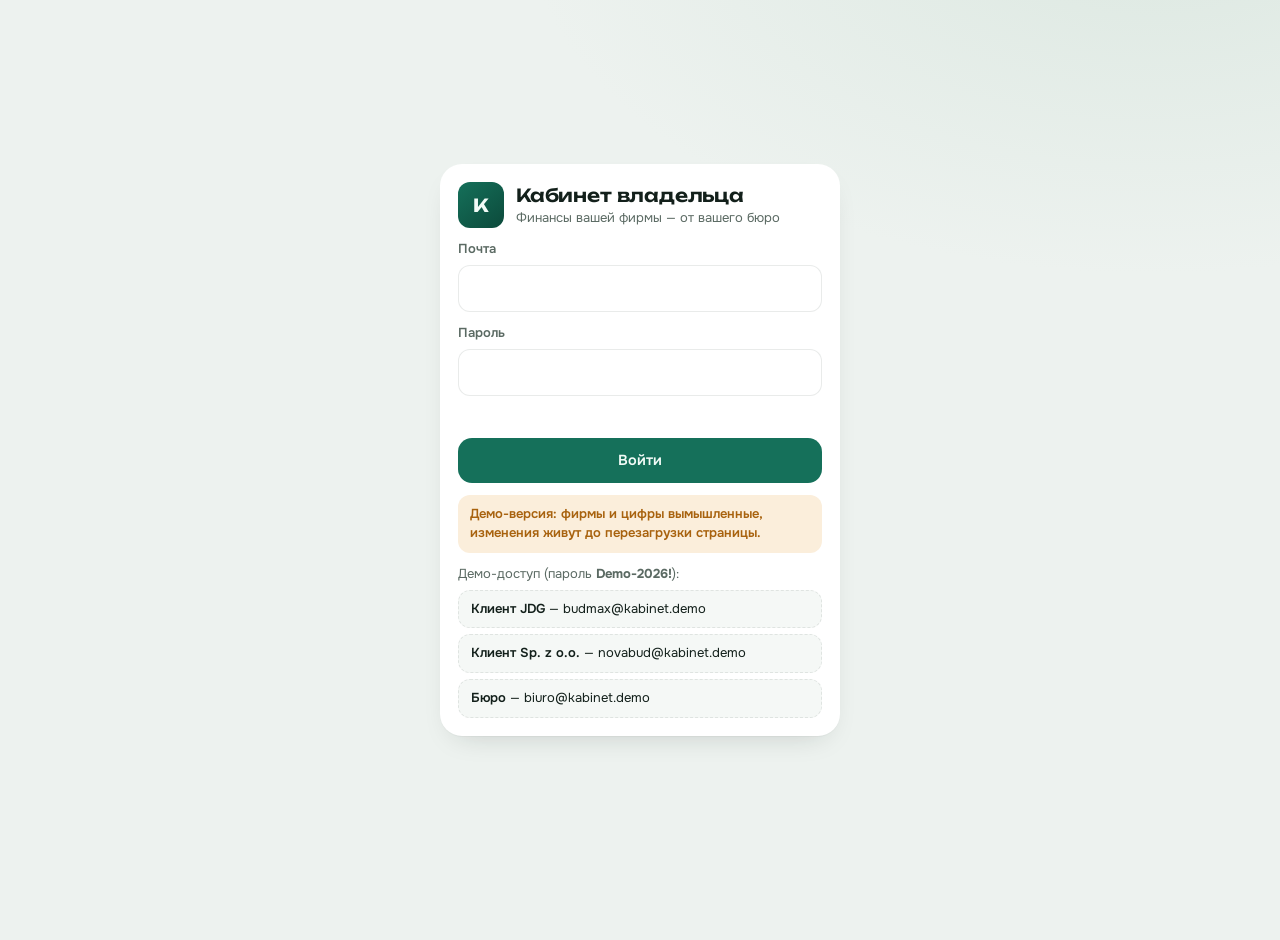
<file: kabinet/app.html>
<!doctype html><html><head><meta charset=utf8><meta name=viewport content="width=device-width,initial-scale=1,viewport-fit=cover"><style>:root{color-scheme:light;box-sizing:border-box;padding-top:env(safe-area-inset-top,0px);padding-bottom:env(safe-area-inset-bottom,0px)}html{scroll-padding-top:env(safe-area-inset-top,0px)}body{margin:0;padding:0;font:14px -apple-system,BlinkMacSystemFont,sans-serif;background:#fff;color:#000}img{max-width:100%}[hidden]:not([hidden=until-found i]){display:none!important}</style></head><body>
<title>Finovo — кабинет</title>
<meta name="claude:viewport-fit-sides" content="cover">
<link rel="preconnect" href="https://fonts.googleapis.com">
<link rel="preconnect" href="https://fonts.gstatic.com" crossorigin>
<link href="https://fonts.googleapis.com/css2?family=Onest:wght@400;500;600;700&family=Unbounded:wght@500;600;700&display=swap" rel="stylesheet">
<style>

/* Layout: phone-first app shell — one 520px column, sticky header with firm + month, bento cards, glass tab bar, bottom sheets */
:root{
  --bg:#edf2ef; --bg2:#dce8e1; --card:#ffffff; --card2:#f5f8f6; --ink:#13201b; --mute:#5b6a63; --line:rgba(19,32,27,.09);
  --g1:#0c4a3b; --g2:#15705a; --g3:#24a07c; --acc:#15705a; --acc-soft:#dcf0e7;
  --inc:#15705a; --inc-soft:#e0f2ea; --tax:#a8620e; --tax-soft:#fbeedb; --cost:#6449ad; --cost-soft:#eee8fa;
  --bad:#c0364a; --bad-soft:#fbe3e6; --ok:#1b875c; --ok-soft:#dff3e8; --warn:#a8620e; --warn-soft:#fbeedb;
  --glass:rgba(255,255,255,.8); --on-g:#f2fbf7; --on-g-mute:rgba(242,251,247,.72);
  --f-body:"Onest",system-ui,-apple-system,"Segoe UI",Roboto,sans-serif;
  --f-disp:"Unbounded","Onest",system-ui,sans-serif;
  --r:22px; --r-s:14px; --tab-h:66px;
  --shadow:0 1px 1px rgba(19,32,27,.03),0 12px 30px -16px rgba(19,32,27,.22);
}
@media (prefers-color-scheme:dark){:root:not([data-theme="light"]){
  --bg:#0d1412; --bg2:#13211c; --card:#16201c; --card2:#1b2723; --ink:#e6efeb; --mute:#93a39c; --line:rgba(255,255,255,.08);
  --g1:#0b3a2f; --g2:#126150; --g3:#1d8a6c; --acc:#4fcf9f; --acc-soft:#173a2f;
  --inc:#4fcf9f; --inc-soft:#163229; --tax:#e9a855; --tax-soft:#352816; --cost:#b39cf0; --cost-soft:#262038;
  --bad:#f0788a; --bad-soft:#3a1d23; --ok:#4fcf9f; --ok-soft:#163229; --warn:#e9a855; --warn-soft:#352816;
  --glass:rgba(22,32,28,.82); --shadow:0 1px 1px rgba(0,0,0,.3),0 12px 30px -14px rgba(0,0,0,.6); color-scheme:dark}}
:root[data-theme="dark"]{
  --bg:#0d1412; --bg2:#13211c; --card:#16201c; --card2:#1b2723; --ink:#e6efeb; --mute:#93a39c; --line:rgba(255,255,255,.08);
  --g1:#0b3a2f; --g2:#126150; --g3:#1d8a6c; --acc:#4fcf9f; --acc-soft:#173a2f;
  --inc:#4fcf9f; --inc-soft:#163229; --tax:#e9a855; --tax-soft:#352816; --cost:#b39cf0; --cost-soft:#262038;
  --bad:#f0788a; --bad-soft:#3a1d23; --ok:#4fcf9f; --ok-soft:#163229; --warn:#e9a855; --warn-soft:#352816;
  --glass:rgba(22,32,28,.82); --shadow:0 1px 1px rgba(0,0,0,.3),0 12px 30px -14px rgba(0,0,0,.6); color-scheme:dark}

*{box-sizing:border-box}
html,body{background:var(--bg)}
body{color:var(--ink);font-family:var(--f-body);font-size:15px;line-height:1.45;
  background:radial-gradient(900px 520px at 90% -10%,var(--bg2),transparent 70%),var(--bg);background-attachment:fixed;
  padding-left:max(16px,env(safe-area-inset-left,0px));padding-right:max(16px,env(safe-area-inset-right,0px));
  padding-block:0 calc(var(--tab-h) + 40px + env(safe-area-inset-bottom,0px))}
body::before{content:"";position:fixed;inset:0 0 auto;height:env(safe-area-inset-top,0px);z-index:30;background:var(--bg)}
.wrap{max-width:520px;margin:0 auto;display:flex;flex-direction:column;gap:14px}
.num{font-variant-numeric:tabular-nums;letter-spacing:-.01em}
button{font:inherit;color:inherit;cursor:pointer}
button:focus-visible,input:focus-visible,select:focus-visible,.tab:focus-visible{outline:2px solid var(--acc);outline-offset:2px}
h2{font-family:var(--f-disp);font-weight:600;font-size:18px;letter-spacing:-.01em;margin:0;text-wrap:balance}
h3{font-size:13px;font-weight:600;text-transform:uppercase;letter-spacing:.06em;color:var(--mute);margin:0}
p{margin:0}
.mute{color:var(--mute)}
.small{font-size:13px}

/* header */
.top{position:sticky;top:env(safe-area-inset-top,0px);z-index:20;margin:0 calc(-1*max(16px,env(safe-area-inset-left,0px)));
  padding:10px max(16px,env(safe-area-inset-right,0px)) 10px max(16px,env(safe-area-inset-left,0px));
  background:color-mix(in srgb,var(--bg) 82%,transparent);backdrop-filter:blur(14px) saturate(1.3);-webkit-backdrop-filter:blur(14px) saturate(1.3)}
.top-in{max-width:520px;margin:0 auto;display:flex;flex-direction:column;gap:8px}
.firmrow{display:flex;align-items:center;gap:10px}
.firm{flex:1;min-width:0;display:flex;align-items:center;gap:10px;background:none;border:0;padding:4px 0;text-align:left}
.logo{width:38px;height:38px;border-radius:12px;display:grid;place-items:center;font-family:var(--f-disp);font-weight:700;font-size:14px;
  color:var(--on-g);background:linear-gradient(140deg,var(--g2),var(--g1));flex:none}
.firm b{display:block;font-size:16px;line-height:1.2;white-space:nowrap;overflow:hidden;text-overflow:ellipsis}
.firm span{display:block;font-size:12.5px;color:var(--mute)}
.chev{flex:none;width:28px;height:28px;border-radius:9px;border:1px solid var(--line);background:var(--card);display:grid;place-items:center}
.monthrow{display:flex;align-items:center;gap:8px}
.mbtn{width:34px;height:34px;border-radius:11px;border:1px solid var(--line);background:var(--card);display:grid;place-items:center;flex:none}
.mbtn:disabled{opacity:.35;cursor:default}
.mlabel{flex:1;font-weight:600;font-size:15px}
.pill{display:inline-flex;align-items:center;gap:6px;font-size:12px;font-weight:600;padding:5px 10px;border-radius:999px;white-space:nowrap}
.pill i{width:7px;height:7px;border-radius:50%;background:currentColor;display:block}
.p-pre{background:var(--warn-soft);color:var(--warn)}
.p-closed{background:var(--ok-soft);color:var(--ok)}
.p-bad{background:var(--bad-soft);color:var(--bad)}
.p-mute{background:var(--card2);color:var(--mute)}

/* cards */
.card{background:var(--card);border-radius:var(--r);padding:18px;box-shadow:var(--shadow);display:flex;flex-direction:column;gap:12px;min-width:0}
.card-h{display:flex;align-items:baseline;justify-content:space-between;gap:10px}
.link{background:none;border:0;padding:0;color:var(--acc);font-weight:600;font-size:13.5px}

.hero{border-radius:26px;padding:20px;color:var(--on-g);position:relative;overflow:hidden;
  background:radial-gradient(420px 220px at 100% 0%,rgba(140,240,200,.28),transparent 60%),linear-gradient(150deg,var(--g3) -20%,var(--g2) 35%,var(--g1));
  box-shadow:0 18px 40px -22px rgba(12,74,59,.8);display:flex;flex-direction:column;gap:6px}
.hero .lbl{font-size:13px;color:var(--on-g-mute);font-weight:500}
.hero .big{font-family:var(--f-disp);font-weight:600;font-size:clamp(32px,10vw,44px);line-height:1.05;letter-spacing:-.03em}
.hero .big small{font-size:.45em;font-weight:500;margin-left:4px}
.hero .sub{display:flex;flex-wrap:wrap;gap:6px 16px;font-size:13.5px;color:var(--on-g-mute)}
.hero .sub b{color:var(--on-g);font-weight:600}
.hero svg{display:block;width:100%;height:56px;margin-top:6px}
.hero .note{font-size:12px;color:var(--on-g-mute)}

.tiles{display:grid;grid-template-columns:1fr 1fr;gap:10px}
.tile{border-radius:18px;padding:14px;display:flex;flex-direction:column;gap:4px;min-width:0;border:0;text-align:left}
.tile .t{font-size:12.5px;font-weight:600;display:flex;align-items:center;gap:6px}
.tile .v{font-family:var(--f-disp);font-weight:600;font-size:19px;letter-spacing:-.02em;white-space:nowrap;overflow:hidden;text-overflow:ellipsis}
.tile .s{font-size:12px;color:var(--mute)}
.t-inc{background:var(--inc-soft)} .t-inc .t{color:var(--inc)}
.t-cost{background:var(--cost-soft)} .t-cost .t{color:var(--cost)}
.t-tax{background:var(--tax-soft)} .t-tax .t{color:var(--tax)}
.t-mine{background:var(--card)} .t-mine .t{color:var(--acc)}
.t-mine{box-shadow:var(--shadow)}

.reserve{display:flex;gap:16px;align-items:center}
.ring{flex:none;width:92px;height:92px;position:relative}
.ring svg{width:92px;height:92px;transform:rotate(-90deg)}
.ring .pct{position:absolute;inset:0;display:grid;place-items:center;font-family:var(--f-disp);font-weight:600;font-size:18px}
.reserve .rt{display:flex;flex-direction:column;gap:6px;min-width:0;flex:1}
.kv{display:flex;justify-content:space-between;gap:10px;font-size:14px}
.kv b{font-weight:600}
.status-line{font-weight:600;font-size:14px}
.st-ok{color:var(--ok)} .st-bad{color:var(--bad)} .st-mute{color:var(--mute)}

.next{display:flex;align-items:center;gap:14px}
.datebox{flex:none;width:56px;height:60px;border-radius:14px;background:var(--tax-soft);color:var(--tax);display:flex;flex-direction:column;align-items:center;justify-content:center;line-height:1}
.datebox b{font-family:var(--f-disp);font-size:22px;font-weight:600}
.datebox span{font-size:11.5px;font-weight:600;text-transform:uppercase;margin-top:4px}
.datebox.urgent{background:var(--bad-soft);color:var(--bad)}

.bureau{display:flex;align-items:center;gap:12px;background:var(--card2);border-radius:16px;padding:12px 14px;border:0;text-align:left;width:100%}
.bureau .dot{width:10px;height:10px;border-radius:50%;background:var(--warn);flex:none}
.bureau .dot.ok{background:var(--ok)}
.bureau p{flex:1;font-size:14px}

.btn{border:0;border-radius:14px;padding:12px 16px;font-weight:600;font-size:14.5px;background:var(--acc);color:var(--on-g);display:inline-flex;align-items:center;justify-content:center;gap:8px}
:root[data-theme="dark"] .btn{color:#0b201a}
@media (prefers-color-scheme:dark){:root:not([data-theme="light"]) .btn{color:#0b201a}}
.btn.ghost{background:var(--card2);color:var(--ink)}
.btn.block{width:100%}
.btns{display:flex;gap:10px;flex-wrap:wrap}
.btns .btn{flex:1 1 140px}

/* lists */
.list{display:flex;flex-direction:column}
.row{display:flex;align-items:center;gap:12px;padding:11px 0;border-top:1px solid var(--line);min-width:0}
.row:first-child{border-top:0;padding-top:2px}
.ico{flex:none;width:36px;height:36px;border-radius:11px;display:grid;place-items:center;font-size:13px;font-weight:700}
.ico.in{background:var(--inc-soft);color:var(--inc)} .ico.out{background:var(--cost-soft);color:var(--cost)} .ico.tx{background:var(--tax-soft);color:var(--tax)}
.row .main{flex:1;min-width:0}
.row .main b{display:block;font-weight:600;font-size:14.5px;white-space:nowrap;overflow:hidden;text-overflow:ellipsis}
.row .main span{display:block;font-size:12.5px;color:var(--mute);white-space:nowrap;overflow:hidden;text-overflow:ellipsis}
.row .amt{text-align:right;flex:none;font-weight:600}
.row .amt span{display:block;font-size:11.5px;font-weight:500;color:var(--mute)}
.plus{color:var(--inc)}
.badge{display:inline-block;font-size:10.5px;font-weight:700;letter-spacing:.04em;padding:2px 6px;border-radius:6px;background:var(--card2);color:var(--mute);vertical-align:1px;margin-left:4px}
.badge.link{color:var(--acc);cursor:pointer;font-size:10.5px;padding:2px 6px;background:var(--card2)}

.hbar{display:flex;flex-direction:column;gap:9px}
.hb{display:grid;grid-template-columns:minmax(0,1fr) auto;gap:4px 10px;font-size:13.5px}
.hb .track{grid-column:1/-1;height:8px;border-radius:6px;background:var(--card2);overflow:hidden}
.hb .fill{height:100%;border-radius:6px;background:var(--cost)}
.hb.inc .fill{background:var(--inc)}

.chart svg{display:block;width:100%;height:auto}
.chart .ax{fill:var(--mute);font-size:10.5px;font-family:var(--f-body)}
.legend{display:flex;gap:14px;font-size:12.5px;color:var(--mute)}
.legend i{display:inline-block;width:10px;height:10px;border-radius:3px;margin-right:6px;vertical-align:-1px}

.seg{display:flex;background:var(--card2);border-radius:12px;padding:3px;gap:3px}
.seg button{flex:1;border:0;background:none;border-radius:9px;padding:7px 8px;font-size:13px;font-weight:600;color:var(--mute)}
.seg button[aria-pressed="true"]{background:var(--card);color:var(--ink);box-shadow:0 1px 3px rgba(0,0,0,.08)}

.tax{display:flex;gap:12px;align-items:center;padding:12px 0;border-top:1px solid var(--line)}
.tax:first-child{border-top:0;padding-top:2px}
.tax .datebox{width:50px;height:54px}
.tax .datebox b{font-size:19px}
.tax .main{flex:1;min-width:0}
.tax .main b{display:block;font-weight:600;font-size:14.5px}
.tax .main span{display:block;font-size:12.5px;color:var(--mute)}
.tax .right{text-align:right;display:flex;flex-direction:column;align-items:flex-end;gap:5px}
.tax .right .num{font-weight:600}
.chipbtn{border:0;padding:4px 9px;border-radius:999px;font-size:11.5px;font-weight:700}

.person{display:flex;flex-direction:column;gap:10px;padding:14px 0;border-top:1px solid var(--line)}
.person:first-child{border-top:0;padding-top:2px}
.ph{display:flex;align-items:center;gap:12px}
.avatar{width:40px;height:40px;border-radius:50%;background:var(--acc-soft);color:var(--acc);display:grid;place-items:center;font-weight:700;font-size:14px;flex:none}
.ph .main{flex:1;min-width:0}
.ph .main b{display:block;font-weight:600}
.ph .main span{font-size:12.5px;color:var(--mute)}
.pay3{display:grid;grid-template-columns:repeat(3,minmax(0,1fr));gap:8px}
.pay3 div{background:var(--card2);border-radius:12px;padding:8px 10px}
.pay3 span{display:block;font-size:11.5px;color:var(--mute)}
.pay3 b{font-weight:600;font-size:14px}
.docs{display:flex;flex-wrap:wrap;gap:6px}
.doc{font-size:12px;padding:4px 9px;border-radius:999px;background:var(--card2);color:var(--mute);font-weight:500}
.doc.warn{background:var(--warn-soft);color:var(--warn);font-weight:600}
.doc.bad{background:var(--bad-soft);color:var(--bad);font-weight:600}

.check{display:flex;gap:12px;align-items:flex-start;padding:10px 0;border-top:1px solid var(--line)}
.check:first-child{border-top:0;padding-top:2px}
.box{width:22px;height:22px;border-radius:7px;border:2px solid var(--line);flex:none;display:grid;place-items:center;margin-top:1px}
.box.on{background:var(--ok);border-color:var(--ok);color:var(--on-g)}

.demo{font-size:12.5px;color:var(--mute);text-align:center;padding:4px 8px}

/* tab bar */
.tabbar{position:fixed;left:0;right:0;bottom:0;z-index:25;padding:8px max(12px,env(safe-area-inset-right,0px)) calc(8px + env(safe-area-inset-bottom,0px)) max(12px,env(safe-area-inset-left,0px));pointer-events:none}
.tabs{max-width:520px;margin:0 auto;height:var(--tab-h);border-radius:22px;background:var(--glass);backdrop-filter:blur(18px) saturate(1.4);-webkit-backdrop-filter:blur(18px) saturate(1.4);
  border:1px solid var(--line);box-shadow:var(--shadow);display:grid;grid-template-columns:repeat(5,1fr);pointer-events:auto;padding:4px}
.tab{border:0;background:none;border-radius:16px;display:flex;flex-direction:column;align-items:center;justify-content:center;gap:3px;font-size:11px;font-weight:600;color:var(--mute)}
.tab svg{width:22px;height:22px;stroke:currentColor;fill:none;stroke-width:1.7;stroke-linecap:round;stroke-linejoin:round}
.tab[aria-current="page"]{color:var(--acc);background:var(--acc-soft)}

/* sheets */
.scrim{position:fixed;inset:0;background:rgba(5,15,11,.45);z-index:40;opacity:0;transition:opacity .2s}
.scrim.on{opacity:1}
.sheet{position:fixed;left:0;right:0;bottom:0;z-index:41;max-height:88vh;overflow:auto;background:var(--bg);border-radius:26px 26px 0 0;
  padding:10px max(16px,env(safe-area-inset-right,0px)) calc(24px + env(safe-area-inset-bottom,0px)) max(16px,env(safe-area-inset-left,0px));
  transform:translateY(100%);transition:transform .25s ease}
.sheet.on{transform:none}
.sheet-in{max-width:520px;margin:0 auto;display:flex;flex-direction:column;gap:14px}
.grab{width:40px;height:5px;border-radius:3px;background:var(--line);margin:4px auto 2px}
.sheet-h{display:flex;align-items:center;justify-content:space-between;gap:10px}
.x{width:34px;height:34px;border-radius:50%;border:0;background:var(--card2);font-size:18px;line-height:1}
@media (prefers-reduced-motion:reduce){.sheet,.scrim{transition:none}.ring circle{transition:none!important}}

.field{display:flex;flex-direction:column;gap:6px}
.field label{font-size:13px;font-weight:600;color:var(--mute)}
.field input,.field select{font:inherit;font-size:16px;padding:11px 12px;border-radius:12px;border:1px solid var(--line);background:var(--card);color:var(--ink);width:100%}
.grid2{display:grid;grid-template-columns:1fr 1fr;gap:10px}
.calc{display:flex;justify-content:space-between;gap:10px;font-size:13px;color:var(--mute)}
.toast{position:fixed;left:50%;bottom:calc(var(--tab-h) + 30px + env(safe-area-inset-bottom,0px));transform:translateX(-50%);z-index:60;
  background:var(--ink);color:var(--bg);padding:10px 16px;border-radius:12px;font-size:14px;font-weight:500;max-width:calc(100% - 32px);box-shadow:var(--shadow)}
.firmpick{display:flex;flex-direction:column;gap:8px}
.firmopt{display:flex;align-items:center;gap:12px;padding:12px;border-radius:16px;border:1px solid var(--line);background:var(--card);text-align:left;width:100%}
.firmopt[aria-pressed="true"]{border-color:var(--acc);box-shadow:0 0 0 1px var(--acc)}
.firmopt .main b{display:block}
.firmopt .main span{font-size:12.5px;color:var(--mute)}
input[type=range]{width:100%;accent-color:var(--acc)}
.cmp{display:grid;grid-template-columns:1fr 1fr;gap:10px}
.cmp div{background:var(--card2);border-radius:14px;padding:12px}
.cmp span{font-size:12px;color:var(--mute);display:block}
.cmp b{font-family:var(--f-disp);font-weight:600;font-size:18px}
.delta-up{color:var(--ok)} .delta-down{color:var(--bad)}
@media (max-width:360px){.pay3{grid-template-columns:1fr 1fr}.tile .v{font-size:17px}}

/* Дополнения к base.css: вход, пульт бюро, широкая раскладка, формы */
.hidden{display:none!important}
.login{min-height:100vh;display:grid;place-items:center;padding-block:40px}
.login .card{width:100%;max-width:400px}
.login .brand{display:flex;align-items:center;gap:12px}
.login .brand .logo{width:46px;height:46px;font-size:18px}
.err{color:var(--bad);font-size:13.5px;min-height:18px}
.demo-acc{display:flex;flex-direction:column;gap:6px;font-size:13px}
.demo-acc button{border:1px dashed var(--line);background:var(--card2);border-radius:12px;padding:9px 12px;text-align:left;font-size:13px}
.demo-acc button b{font-weight:600}

.asbanner{max-width:520px;margin:0 auto 10px;display:flex;align-items:center;gap:10px;background:var(--cost-soft);color:var(--cost);border-radius:14px;padding:9px 12px;font-size:13px;font-weight:600}
.asbanner button{margin-left:auto;border:0;background:var(--card);border-radius:10px;padding:6px 10px;font-size:12.5px;font-weight:600;color:var(--ink)}

.trend{font-size:11.5px;font-weight:600}
.trend.up{color:var(--ok)} .trend.down{color:var(--bad)} .trend.flat{color:var(--mute)}
.tile .s{display:flex;gap:6px;flex-wrap:wrap;align-items:center}

.fc svg{display:block;width:100%;height:auto}
.fc .ax{fill:var(--mute);font-size:10.5px;font-family:var(--f-body)}
.explain .row .amt{font-weight:600}
.eq{display:flex;justify-content:space-between;gap:10px;padding:9px 0;border-top:1px solid var(--line);font-size:14px}
.eq:first-child{border-top:0}
.eq.total{font-weight:700;border-top:2px solid var(--ink)}
.eq .op{color:var(--mute);width:18px;flex:none}
.eq span:nth-child(2){flex:1}

.reqrow{display:flex;gap:12px;align-items:flex-start;padding:12px 0;border-top:1px solid var(--line)}
.reqrow:first-child{border-top:0;padding-top:2px}
.reqrow .main{flex:1;min-width:0}
.reqrow .main b{display:block;font-weight:600}
.reqrow .main span{font-size:12.5px;color:var(--mute)}
.upbtn{border:0;border-radius:12px;padding:9px 12px;font-weight:600;font-size:13px;background:var(--acc);color:var(--on-g);white-space:nowrap}
:root[data-theme="dark"] .upbtn{color:#0b201a}
@media (prefers-color-scheme:dark){:root:not([data-theme="light"]) .upbtn{color:#0b201a}}

/* пульт бюро */
body.staff .wrap.wide{max-width:1080px}
body.staff .top-in.wide{max-width:1080px}
.bhead{display:flex;align-items:center;gap:12px;flex-wrap:wrap}
.bhead h1{font-family:var(--f-disp);font-size:22px;font-weight:600;margin:0;letter-spacing:-.02em;flex:1}
.kpis{display:grid;grid-template-columns:repeat(4,minmax(0,1fr));gap:10px}
.kpi{background:var(--card);border-radius:18px;padding:14px;box-shadow:var(--shadow)}
.kpi span{display:block;font-size:12.5px;color:var(--mute);font-weight:600}
.kpi b{font-family:var(--f-disp);font-weight:600;font-size:22px}
.kpi.bad b{color:var(--bad)} .kpi.warn b{color:var(--warn)}
@media (max-width:640px){.kpis{grid-template-columns:1fr 1fr}}
.tablewrap{overflow-x:auto;margin:0 -4px}
table.t{width:100%;border-collapse:collapse;font-size:14px;min-width:760px}
table.t th{text-align:left;font-size:12px;font-weight:600;color:var(--mute);text-transform:uppercase;letter-spacing:.05em;padding:8px 10px;border-bottom:1px solid var(--line)}
table.t td{padding:12px 10px;border-bottom:1px solid var(--line);vertical-align:middle}
table.t tr.click{cursor:pointer}
table.t tr.click:hover td{background:var(--card2)}
table.t td.n{text-align:right;font-variant-numeric:tabular-nums;white-space:nowrap}
table.t th.n{text-align:right}
.firmcell{display:flex;align-items:center;gap:10px}
.firmcell .logo{width:34px;height:34px;font-size:13px;border-radius:10px}
.firmcell b{display:block;font-weight:600}
.firmcell span{font-size:12px;color:var(--mute)}
.chips{display:flex;flex-wrap:wrap;gap:5px}
.subtabs{display:flex;gap:6px;overflow-x:auto;padding-bottom:2px;scrollbar-width:none}
.subtabs button{border:1px solid var(--line);background:var(--card);border-radius:999px;padding:8px 14px;font-weight:600;font-size:13.5px;white-space:nowrap;color:var(--mute)}
.subtabs button[aria-pressed="true"]{background:var(--ink);color:var(--bg);border-color:var(--ink)}
.cols2{display:grid;grid-template-columns:minmax(0,1fr) minmax(0,1fr);gap:14px;align-items:start}
@media (max-width:760px){.cols2{grid-template-columns:1fr}}
.form{display:flex;flex-direction:column;gap:12px}
.grid3{display:grid;grid-template-columns:repeat(3,minmax(0,1fr));gap:10px}
@media (max-width:560px){.grid3{grid-template-columns:1fr 1fr}}
.field textarea{font:inherit;font-size:15px;padding:11px 12px;border-radius:12px;border:1px solid var(--line);background:var(--card);color:var(--ink);width:100%;min-height:70px;resize:vertical}
.btn.small{padding:8px 12px;font-size:13px;border-radius:11px}
.btn.danger{background:var(--bad-soft);color:var(--bad)}
.drop{border:2px dashed var(--line);border-radius:16px;padding:18px;text-align:center;display:flex;flex-direction:column;gap:8px;align-items:center}
.drop.over{border-color:var(--acc);background:var(--acc-soft)}
.mrow{display:grid;grid-template-columns:120px repeat(4,minmax(0,1fr)) 120px;gap:8px;align-items:center;padding:10px 0;border-top:1px solid var(--line);font-size:13.5px}
.mrow.head{font-size:12px;font-weight:600;color:var(--mute);text-transform:uppercase;letter-spacing:.04em;border-top:0}
.mrow .n{text-align:right;font-variant-numeric:tabular-nums}
@media (max-width:700px){.mrow{grid-template-columns:90px repeat(2,minmax(0,1fr)) 96px}.mrow .opt{display:none}}
.loading{padding:40px;text-align:center;color:var(--mute)}
.spin{width:28px;height:28px;border-radius:50%;border:3px solid var(--line);border-top-color:var(--acc);animation:sp 0.8s linear infinite;margin:0 auto 10px}
@keyframes sp{to{transform:rotate(360deg)}}
@media (prefers-reduced-motion:reduce){.spin{animation:none}}
.copybox{background:var(--card2);border-radius:12px;padding:12px;font-size:13.5px;white-space:pre-wrap;user-select:all}

.bell{position:relative}
.bdg{position:absolute;top:-5px;right:-5px;min-width:17px;height:17px;padding:0 4px;border-radius:9px;background:var(--bad);color:#fff;font-size:10.5px;font-weight:700;display:grid;place-items:center;line-height:1}
.ntf{display:flex;gap:12px;padding:12px 0;border-top:1px solid var(--line);text-align:left;width:100%;background:none;border-left:0;border-right:0;border-bottom:0}
.ntf:first-child{border-top:0}
.ntf .dot{width:9px;height:9px;border-radius:50%;background:var(--acc);flex:none;margin-top:6px}
.ntf.read .dot{background:transparent}
.ntf .main{flex:1;min-width:0}
.ntf .main b{display:block;font-weight:600;font-size:14.5px}
.ntf .main p{font-size:13.5px;color:var(--ink);margin-top:2px}
.ntf .main span{font-size:12px;color:var(--mute)}
.switch{display:flex;align-items:center;justify-content:space-between;gap:12px;font-size:14.5px}
.switch input{width:22px;height:22px;accent-color:var(--acc)}

[hidden]{display:none!important}
.hero button.big{font-family:var(--f-disp);font-weight:600;font-size:clamp(32px,10vw,44px);line-height:1.05;letter-spacing:-.03em;cursor:pointer}
/* компьютер: кабинет клиента в две колонки, меню слева */
@media (min-width:1000px){
  body:not(.staff) .wrap{max-width:980px;display:grid;grid-template-columns:repeat(2,minmax(0,1fr));gap:16px;align-items:start}
  body:not(.staff) .wrap>.hero,body:not(.staff) .wrap>.tiles,body:not(.staff) .wrap>.bureau,body:not(.staff) .wrap>.demo{grid-column:1/-1}
  body:not(.staff) .tiles{grid-template-columns:repeat(4,minmax(0,1fr))}
  body:not(.staff) .tiles:has(> :nth-child(2):last-child){grid-template-columns:1fr 1fr}
  body:not(.staff) .top-in,body:not(.staff) .asbanner{max-width:980px}
  body:not(.staff) .hero{display:grid;grid-template-columns:minmax(0,1fr) minmax(0,1.2fr);column-gap:28px;align-items:end}
  body:not(.staff) .hero>.lbl,body:not(.staff) .hero>.big,body:not(.staff) .hero>.sub,body:not(.staff) .hero>.note{grid-column:1}
  body:not(.staff) .hero>svg{grid-column:2;grid-row:1/5;height:120px;align-self:center}
  body:not(.staff) .tabs{max-width:980px}
}
@media (min-width:1280px){
  body:not(.staff){padding-bottom:40px}
  .tabbar{top:0;bottom:0;right:auto;width:112px;padding:0 0 0 max(16px,env(safe-area-inset-left,0px));display:flex;align-items:center}
  .tabs{height:auto;width:84px;grid-template-columns:1fr;grid-auto-rows:70px;gap:4px;padding:6px}
  .tab{font-size:11.5px}
}

</style>

<div id="boot" class="loading"><div class="spin"></div>Загружаем…</div>

<section id="login" class="login hidden" aria-label="Вход">
  <form class="card" id="loginForm" novalidate>
    <div class="brand"><div class="logo">K</div><div><h2>Кабинет владельца</h2><p class="small mute">Финансы вашей фирмы — от вашего бюро</p></div></div>
    <div class="field"><label for="email">Почта</label><input id="email" type="email" autocomplete="username" required></div>
    <div class="field"><label for="password">Пароль</label><input id="password" type="password" autocomplete="current-password" required></div>
    <div class="err" id="loginErr" role="alert"></div>
    <button class="btn block" type="submit" id="loginBtn">Войти</button>
    <p class="small" style="background:var(--warn-soft);color:var(--warn);padding:10px 12px;border-radius:12px;font-weight:600">Демо-версия: фирмы и цифры вымышленные, изменения живут до перезагрузки страницы.</p>
    <div class="demo-acc">
      <span class="small mute">Демо-доступ (пароль <b>Demo-2026!</b>):</span>
      <button type="button" data-demo="budmax@kabinet.demo"><b>Клиент JDG</b> — budmax@kabinet.demo</button>
      <button type="button" data-demo="novabud@kabinet.demo"><b>Клиент Sp. z o.o.</b> — novabud@kabinet.demo</button>
      <button type="button" data-demo="biuro@kabinet.demo"><b>Бюро</b> — biuro@kabinet.demo</button>
    </div>
  </form>
</section>

<div id="app" class="hidden">
  <header class="top">
    <div class="top-in" id="topIn">
      <div class="firmrow">
        <button class="firm" id="firmBtn" aria-label="Фирма">
          <div class="logo" id="logo">K</div>
          <div style="min-width:0"><b id="firmName">—</b><span id="firmForm">—</span></div>
        </button>
        <button class="chev bell" id="bellBtn" aria-label="Уведомления"><svg width="17" height="17" viewBox="0 0 24 24" fill="none" stroke="currentColor" stroke-width="1.8" stroke-linecap="round" stroke-linejoin="round"><path d="M6 8a6 6 0 0 1 12 0c0 7 3 9 3 9H3s3-2 3-9"/><path d="M10.3 21a1.94 1.94 0 0 0 3.4 0"/></svg><span class="bdg" id="bellBdg" hidden></span></button>
        <button class="chev" id="menuBtn" aria-label="Меню"><svg width="16" height="16" viewBox="0 0 24 24" fill="none" stroke="currentColor" stroke-width="2"><circle cx="12" cy="5" r="1.2"/><circle cx="12" cy="12" r="1.2"/><circle cx="12" cy="19" r="1.2"/></svg></button>
      </div>
      <div class="monthrow" id="monthRow">
        <button class="mbtn" id="prevM" aria-label="Предыдущий месяц"><svg width="16" height="16" viewBox="0 0 24 24" fill="none" stroke="currentColor" stroke-width="2"><path d="M15 6l-6 6 6 6"/></svg></button>
        <div class="mlabel" id="mLabel">—</div>
        <span class="pill" id="mStatus"></span>
        <button class="mbtn" id="nextM" aria-label="Следующий месяц"><svg width="16" height="16" viewBox="0 0 24 24" fill="none" stroke="currentColor" stroke-width="2"><path d="M9 6l6 6-6 6"/></svg></button>
      </div>
    </div>
  </header>
  <div id="asBanner"></div>
  <main class="wrap" id="view"></main>
  <nav class="tabbar" id="tabbar" aria-label="Разделы">
    <div class="tabs">
      <button class="tab" data-tab="home"><svg viewBox="0 0 24 24"><path d="M3 11l9-7 9 7v9a1 1 0 0 1-1 1h-5v-6h-6v6H4a1 1 0 0 1-1-1z"/></svg>Главная</button>
      <button class="tab" data-tab="money"><svg viewBox="0 0 24 24"><rect x="3" y="6" width="18" height="13" rx="3"/><path d="M3 10h18M16 15h2"/></svg>Деньги</button>
      <button class="tab" data-tab="taxes"><svg viewBox="0 0 24 24"><rect x="4" y="4" width="16" height="17" rx="3"/><path d="M8 2v4M16 2v4M4 10h16M9 15l2 2 4-4"/></svg>Налоги</button>
      <button class="tab" data-tab="people"><svg viewBox="0 0 24 24"><circle cx="9" cy="8" r="3.5"/><path d="M2.5 20c.8-3.4 3.4-5 6.5-5s5.7 1.6 6.5 5"/><circle cx="17.5" cy="9" r="2.5"/><path d="M17 14c2.4.1 4 1.4 4.5 4"/></svg>Люди</button>
      <button class="tab" data-tab="docs"><svg viewBox="0 0 24 24"><path d="M14 3H7a2 2 0 0 0-2 2v14a2 2 0 0 0 2 2h10a2 2 0 0 0 2-2V8z"/><path d="M14 3v5h5M9 13h6M9 17h4"/></svg>Бюро</button>
    </div>
  </nav>
</div>

<div class="scrim" id="scrim" hidden></div>
<section class="sheet" id="sheet" role="dialog" aria-modal="true" hidden><div class="sheet-in" id="sheetIn"></div></section>
<input type="file" id="fileAny" hidden>


<script>
/* Демо-режим: база в памяти браузера вместо Supabase. Данные вымышленные. */
(function () {
  const uid = () => (crypto.randomUUID ? crypto.randomUUID() : 'id' + Math.random().toString(36).slice(2));
  function rng(seed) { return function () { seed |= 0; seed = seed + 0x6D2B79F5 | 0; let t = Math.imul(seed ^ seed >>> 15, 1 | seed); t = t + Math.imul(t ^ t >>> 7, 61 | t) ^ t; return ((t ^ t >>> 14) >>> 0) / 4294967296; }; }
  const pad = n => String(n).padStart(2, '0');
  const d0 = new Date(), TODAY = d0.getFullYear() + '-' + pad(d0.getMonth() + 1) + '-' + pad(d0.getDate());
  const Y = +TODAY.slice(0, 4), CURM = +TODAY.slice(5, 7), CURD = +TODAY.slice(8);
  const addDays = (d, n) => new Date(Date.parse(d) + n * 864e5).toISOString().slice(0, 10);
  const dayIn = (m, d) => Y + '-' + pad(m) + '-' + pad(d);
  const minD = (a, b) => a < b ? a : b;

  const T = { firms: [], firm_members: [], staff: [], invoices: [], employees: [], employee_docs: [], month_close: [], payments: [], requests: [], documents: [], bank_balances: [], bank_tx: [], notifications: [], push_subscriptions: [], notify_prefs: [], audit_log: [] };
  const USERS = [{ id: 'u-biuro', email: 'biuro@kabinet.demo' }, { id: 'u-budmax', email: 'budmax@kabinet.demo' }, { id: 'u-novabud', email: 'novabud@kabinet.demo' }];
  T.staff.push({ user_id: 'u-biuro', name: 'Бюро (демо)', role: 'admin' });
  const SEASON = [0.72, 0.78, 0.92, 1, 1.05, 1.08, 1.1, 1.04, 1.06, 1.0, 0.95, 0.8];
  const CFG = [
    { id: 'firm-budmax', user: 'u-budmax', owner: 'Andrii Kovalenko', seed: 11, name: 'BUDMAX Andrii Kovalenko', short: 'BUDMAX', nip: '5250000001', type: 'jdg', tax: 'liniowy', zus: 'pelny', bal: 41250,
      rev: 68000, mat: 0.22, fuel: 0.03, leasing: 2400, acct: 900, tel: 320, clients: [['Domex Development Sp. z o.o.', '23'], ['Atrium Inwestycje Sp. z o.o.', '23'], ['Dom jednorodzinny — Nowak Anna', '8']],
      suppliers: ['Hurtownia Budowlana Kamex', 'Skład Glazury Ceramik-Pol', 'Bud-Chem Hurt'], subs: [],
      staff: [['Taras Melnyk', 'Плиточник', 'uop', 7200, [['Разрешение на работу', 165], ['Медосмотр', 18], ['BHP', 94]]], ['Oleh Bondar', 'Отделочник', 'uop', 6500, [['Karta pobytu', 41], ['Медосмотр', 204]]], ['Piotr Wiśniewski', 'Помощник', 'zlec', 5200, [['Медосмотр', -16]]]],
      requests: [['Выписка за текущий месяц', 'CSV или MT940 из банка', 18], ['Чек на топливо без фактуры', 'Фото чека — фактуры нет в KSeF', 7]] },
    { id: 'firm-novabud', user: 'u-novabud', owner: 'Olha Marchenko', seed: 29, name: 'NOVABUD Sp. z o.o.', short: 'NOVABUD', nip: '5250000002', type: 'sp', tax: 'cit9', zus: 'brak', bal: 236400,
      rev: 212000, mat: 0.24, fuel: 0.025, leasing: 6800, acct: 2200, tel: 890, clients: [['Kraft Residence Sp. z o.o.', '23'], ['Osiedle Zielone Tarasy Sp. k.', '23'], ['Bauwerk Schulz GmbH', 'np'], ['Hotel Wisła Sp. z o.o.', '23']],
      suppliers: ['Hurtownia Budowlana Kamex', 'Stal-Mix Dystrybucja', 'Bud-Chem Hurt', 'Wynajem Rusztowań Tower'], subs: [['Serhii Hrytsenko', 'Электрик, субподряд', 14000], ['Mykola Savchuk', 'Сантехник, субподряд', 12500]],
      staff: [['Vasyl Petrenko', 'Бригадир', 'uop', 9800, [['Разрешение на работу', 255], ['A1', 74], ['Медосмотр', 119]]], ['Ivan Lysenko', 'Монтажник ГКЛ', 'uop', 7400, [['Разрешение на работу', 23], ['Медосмотр', 83]]],
        ['Dmytro Koval', 'Монтажник ГКЛ', 'uop', 7400, [['Karta pobytu', 530], ['Медосмотр', 11]]], ['Andrzej Nowak', 'Плиточник', 'uop', 8200, [['Медосмотр', 287], ['BHP', -18]]],
        ['Yurii Tkachenko', 'Маляр', 'zlec', 6100, [['Разрешение на работу', 105]]], ['Roman Shevchuk', 'Разнорабочий', 'zlec', 5400, [['Разрешение на работу', 209], ['Медосмотр', 135]]]],
      requests: [['Выписка за текущий месяц', 'CSV или MT940 из банка', 18], ['Договор с Hotel Wisła', 'Скан подписанного договора', 12], ['Rechnung от Bauwerk Schulz', 'Немецкая фактура вне KSeF — фото или PDF', 7]] }
  ];
  for (const c of CFG) {
    const R = rng(c.seed), pick = a => a[Math.floor(R() * a.length)], fid = c.id;
    T.firms.push({ id: fid, name: c.name, short: c.short, nip: c.nip, type: c.type, tax_form: c.tax, vat_payer: true, zus_mode: c.zus, opening_balance: 0, ryczalt_rate: null });
    T.firm_members.push({ firm_id: fid, user_id: c.user, name: c.owner, role: 'owner' });
    const inv = (m, day, kind, cat, who, net, num, vr = '23', paid = true, cur = 'PLN', fx = 1) => {
      net = Math.round(net / 10) * 10; const d = dayIn(m, day); const vat = vr === 'np' ? 0 : Math.round(net * (+vr) / 100 * 100) / 100;
      let paidAt = paid ? addDays(d, kind === 'sale' ? 6 + Math.floor(R() * 7) : 2 + Math.floor(R() * 8)) : null; if (paidAt && paidAt > TODAY) paidAt = null;
      T.invoices.push({ id: uid(), firm_id: fid, kind, number: num, issue_date: d, due_date: addDays(d, 14), counterparty: who, net, vat, vat_rate: vr, currency: cur, fx, category: cat, source: 'ksef', paid_at: paidAt });
    };
    for (let m = 1; m <= CURM; m++) {
      const cur = m === CURM, maxDay = cur ? Math.max(3, CURD - 1) : 28;
      const rev = c.rev * SEASON[m - 1] * (0.9 + R() * 0.2) * (cur ? Math.min(1, CURD / 30) : 1);
      const n = c.clients.length > 3 ? 3 : 2 + (R() > .5 ? 1 : 0); let left = rev;
      for (let i = 0; i < n; i++) {
        const part = i === n - 1 ? left : rev * (0.25 + R() * 0.2); left -= part;
        const day = Math.min(maxDay, 4 + i * Math.floor(22 / n) + Math.floor(R() * 4)), [who, vr] = c.clients[(m + i) % c.clients.length];
        const unpaid = (cur && i === n - 1) || (m === CURM - 1 && i === n - 1);
        if (vr === 'np') inv(m, day, 'sale', 'Выручка', who, part / 4.25, `FV ${i + 1}/${pad(m)}/${Y}`, 'np', !unpaid, 'EUR', 4.25);
        else inv(m, day, 'sale', 'Выручка', who, part, `FV ${i + 1}/${pad(m)}/${Y}`, vr, !unpaid);
      }
      const mats = rev * c.mat, nm = 2 + Math.floor(R() * 3);
      for (let i = 0; i < nm; i++) inv(m, Math.min(maxDay, 3 + Math.floor(R() * 24)), 'cost', 'Материалы', pick(c.suppliers), mats / nm * (0.8 + R() * 0.4), 'FV/' + Math.floor(1000 + R() * 8999), '23', !(cur && i === 0));
      inv(m, Math.min(maxDay, 27), 'cost', 'Топливо', 'Stacja paliw — karta flotowa', rev * c.fuel, 'FV zbiorcza ' + pad(m));
      inv(m, Math.min(maxDay, 10), 'cost', 'Лизинг', 'Leasing samochodu dostawczego', c.leasing, 'FV leasing ' + pad(m));
      inv(m, Math.min(maxDay, 5), 'cost', 'Бухгалтерия', 'Biuro rachunkowe', c.acct, 'FV księgowość ' + pad(m));
      inv(m, Math.min(maxDay, 14), 'cost', 'Связь и софт', 'Telefon, internet, programy', c.tel, 'FV abonament ' + pad(m));
      if (R() > .55) inv(m, Math.min(maxDay, 8 + Math.floor(R() * 15)), 'cost', 'Инструмент', 'Narzędzia — hurtownia', 800 + R() * 3200, 'FV/' + Math.floor(100 + R() * 899));
      for (const s of c.subs) inv(m, Math.min(maxDay, 26), 'cost', 'Субподряд', s[0], s[2] * (cur ? 0.6 : 1), `FV ${m}/${Y}`);
      if (m <= CURM - 1) T.month_close.push({ firm_id: fid, ym: Y + '-' + pad(m), status: 'closed', closed_at: dayIn(m + 1 > 12 ? 12 : m + 1, 15) });
      if (m <= CURM - 2) ['zus', 'pit4', 'it', 'vat'].forEach(k => T.payments.push({ firm_id: fid, ym: Y + '-' + pad(m), kind: k, paid_at: dayIn(m + 1, k === 'vat' ? 24 : k === 'zus' && c.type === 'sp' ? 14 : 19) }));
    }
    for (const [n, role, con, b, docs] of c.staff) {
      const eid = uid(); T.employees.push({ id: eid, firm_id: fid, name: n, role, contract: con, brutto: b, start_date: (Y - 1) + '-03-01', end_date: null, active: true });
      docs.forEach(([k, dd]) => T.employee_docs.push({ id: uid(), employee_id: eid, firm_id: fid, kind: k, valid_to: addDays(TODAY, dd) }));
    }
    for (const [n, role, a] of c.subs) T.employees.push({ id: uid(), firm_id: fid, name: n, role, contract: 'b2b', brutto: a, start_date: (Y - 1) + '-06-01', end_date: null, active: true });
    c.requests.forEach(([t, note, dd], i) => T.requests.push({ id: uid(), firm_id: fid, title: t, note, due: addDays(TODAY, dd), status: 'open', created_at: new Date(Date.now() - (i + 1) * 864e5).toISOString() }));
    T.bank_balances.push({ firm_id: fid, date: addDays(TODAY, -1), balance: c.bal, source: 'выписка (демо)' });
    const ksefAt = new Date(Date.now() - 37 * 60e3).toISOString();
    (T.ksef_connections = T.ksef_connections || []).push({ firm_id: fid, env: 'prod', nip: c.nip, active: true, last_sync_at: ksefAt, last_ok_at: ksefAt, last_error: null, stats: { sale: 1, cost: 3, xml: 4 } });
    T.invoices.filter(i => i.firm_id === fid && i.paid_at && i.paid_at >= dayIn(CURM, 1)).forEach(i => T.bank_tx.push({ id: uid(), firm_id: fid, date: i.paid_at, amount: (i.kind === 'sale' ? 1 : -1) * Math.round((i.net + i.vat) * i.fx * 100) / 100, description: (i.kind === 'sale' ? 'Przelew od ' : 'Przelew do ') + i.counterparty + ' · ' + i.number, category: i.kind === 'sale' ? 'Поступление' : i.category, invoice_id: i.id, hash: uid() }));
    const it = c.type === 'jdg' ? 'PIT' : 'CIT', ago = h => new Date(Date.now() - h * 3600e3).toISOString();
    [['due', c.short + ': скоро платежи', c.type === 'sp' ? `ZUS — до 15-го, PIT-4 и ${it} — до 20-го, VAT — до 25-го. Суммы — в разделе «Налоги».` : `ZUS, PIT-4 и ${it} — до 20-го, VAT — до 25-го. Суммы — в разделе «Налоги».`, '/#taxes', 2],
     ['closed', 'Прошлый месяц закрыт бухгалтером', 'Итог месяца и точные налоги — на главной.', '/', 70],
     ['request', 'Бюро просит документ', c.requests[0][0] + '. Загрузите в разделе «Бюро».', '/#docs', 120]].forEach(([k, t, b, u, h]) => T.notifications.push({ id: uid(), user_id: c.user, firm_id: fid, kind: k, title: t, body: b, url: u, dedup: k, created_at: ago(h), read_at: null }));
    c.staff.forEach(([n, , , , docs]) => docs.filter(([, dd]) => dd <= 25).forEach(([k, dd]) => T.notifications.push({ id: uid(), user_id: c.user, firm_id: fid, kind: 'doc', title: n + ': ' + k, body: dd < 0 ? 'Документ истёк. Займитесь продлением.' : `Истекает через ${dd} дн. Займитесь продлением.`, url: '/#people', dedup: 'doc' + n + k, created_at: ago(26), read_at: null })));
  }
  T.notifications.push({ id: uid(), user_id: 'u-biuro', firm_id: 'firm-novabud', kind: 'upload', title: 'NOVABUD: новый документ', body: 'umowa_hotel_wisla.pdf', url: '/', dedup: 'up1', created_at: new Date(Date.now() - 5 * 3600e3).toISOString(), read_at: null });

  /* ---- клиент базы ---- */
  let me = null;
  const isStaff = () => me && T.staff.some(s => s.user_id === me.id);
  const member = fid => me && T.firm_members.some(m => m.firm_id === fid && m.user_id === me.id);
  const KEYS = { month_close: ['firm_id', 'ym'], payments: ['firm_id', 'ym', 'kind'], bank_balances: ['firm_id', 'date'], bank_tx: ['firm_id', 'hash'], push_subscriptions: ['endpoint'], notify_prefs: ['user_id'], firm_members: ['firm_id', 'user_id'], notifications: ['user_id', 'dedup'], staff: ['user_id'] };
  function canSee(t, r) {
    if (!me) return false;
    if (t === 'staff') return isStaff();
    if (t === 'firm_members') return r.user_id === me.id || isStaff();
    if (['notifications', 'push_subscriptions', 'notify_prefs'].includes(t)) return r.user_id === me.id;
    if (t === 'firms') return isStaff() || member(r.id);
    return isStaff() || member(r.firm_id);
  }
  function canWrite(t, r, op) {
    if (isStaff()) return true;
    if (['notifications', 'push_subscriptions', 'notify_prefs'].includes(t)) return !r.user_id || r.user_id === me.id;
    if (t === 'documents' && op === 'insert') return member(r.firm_id);
    return false;
  }
  function qb(table) {
    let op = 'select', payload = null, opts = {}, filters = [], ord = null, lim = null, single = false, embed = false, ret = false;
    const api = {
      select(cols) { if (op === 'select') embed = !!(cols && cols.includes('employee_docs')); else ret = true; return api; },
      insert(v) { op = 'insert'; payload = [].concat(v); return api; }, update(v) { op = 'update'; payload = v; return api; },
      upsert(v, o) { op = 'upsert'; payload = [].concat(v); opts = o || {}; return api; }, delete() { op = 'delete'; return api; },
      eq(k, v) { filters.push(r => r[k] === v); return api; }, gte(k, v) { filters.push(r => r[k] >= v); return api; }, lt(k, v) { filters.push(r => r[k] < v); return api; },
      in(k, a) { filters.push(r => a.includes(r[k])); return api; }, order(k, o) { ord = [k, o && o.ascending === false ? -1 : 1]; return api; },
      limit(n) { lim = n; return api; }, single() { single = true; return api; }, maybeSingle() { single = true; return api; },
      then(res) { setTimeout(() => { try { res(exec()); } catch (e) { res({ data: null, error: { message: e.message } }); } }, 0); }
    };
    const rows = () => T[table] || (T[table] = []);
    const match = r => filters.every(f => f(r));
    const clone = r => { const c = { ...r }; if (embed && table === 'employees') c.employee_docs = T.employee_docs.filter(d => d.employee_id === r.id).map(d => ({ ...d })); return c; };
    function out(list) {
      if (ord) list.sort((a, b) => (a[ord[0]] > b[ord[0]] ? 1 : a[ord[0]] < b[ord[0]] ? -1 : 0) * ord[1]);
      if (lim) list = list.slice(0, lim);
      list = list.map(clone);
      return { data: single ? (list[0] || null) : list, error: null };
    }
    function stamp(r) {
      const x = { ...r }; if (!KEYS[table] && !x.id) x.id = uid();
      if (['requests', 'documents', 'notifications', 'push_subscriptions'].includes(table) && !x.created_at) x.created_at = new Date().toISOString();
      if (table === 'requests' && !x.status) x.status = 'open';
      if (table === 'documents') x.uploaded_by = me.id;
      if (['push_subscriptions', 'notify_prefs'].includes(table) && !x.user_id) x.user_id = me.id;
      return x;
    }
    function exec() {
      if (op === 'select') return out(rows().filter(r => canSee(table, r) && match(r)));
      if (op === 'insert') {
        const added = payload.map(stamp); if (added.some(r => !canWrite(table, r, 'insert'))) throw new Error('Нет прав');
        rows().push(...added);
        if (table === 'documents') added.forEach(d => { const q = T.requests.find(r => r.id === d.request_id && r.status === 'open'); if (q) q.status = 'uploaded'; });
        return ret ? out(added) : { data: null, error: null };
      }
      if (op === 'upsert') {
        const keys = (opts.onConflict ? opts.onConflict.split(',') : KEYS[table]) || ['id'], got = [];
        for (const p of payload) {
          const ex = rows().find(r => keys.every(k => r[k] === p[k]));
          if (!canWrite(table, p, 'upsert')) throw new Error('Нет прав');
          if (ex) { if (!opts.ignoreDuplicates) { Object.assign(ex, p); got.push(ex); } }
          else { const n = stamp(p); rows().push(n); got.push(n); }
        }
        return ret ? out(got) : { data: null, error: null };
      }
      const hit = rows().filter(r => canSee(table, r) && match(r));
      if (hit.some(r => !canWrite(table, r, op))) throw new Error('Нет прав');
      if (op === 'update') hit.forEach(r => Object.assign(r, payload));
      if (op === 'delete') T[table] = rows().filter(r => !hit.includes(r));
      return ret ? out(hit) : { data: null, error: null };
    }
    return api;
  }
  const note = (user_id, firm_id, kind, title, body, url) => T.notifications.push({ id: uid(), user_id, firm_id, kind, title, body, url: url || '/', dedup: uid(), created_at: new Date().toISOString(), read_at: null });
  const fmtz = x => new Intl.NumberFormat('ru-RU', { maximumFractionDigits: 0 }).format(x) + ' zł';
  window.supabase = {
    createClient: () => ({
      from: qb,
      auth: {
        getSession: async () => ({ data: { session: me ? { user: me } : null } }),
        signInWithPassword: async ({ email, password }) => { const u = USERS.find(x => x.email === email.toLowerCase()); if (!u || password !== 'Demo-2026!') return { error: { message: 'Invalid login credentials' } }; me = u; return { data: { user: u }, error: null }; },
        signOut: async () => { me = null; }
      },
      storage: { from: () => ({ upload: async () => ({ data: {}, error: null }), createSignedUrl: async () => ({ data: null, error: { message: 'В демо файлы не хранятся' } }) }) },
      functions: {
        invoke: async (name, { body }) => {
          if (name === 'ksef-sync' && body.mode === 'disconnect') T.ksef_connections = (T.ksef_connections || []).filter(c => c.firm_id !== body.firm_id);
          if (name === 'ksef-sync' || name === 'ksef-testkit') return { data: { ok: true, sync: { sale: 0, cost: 0 } }, error: null };
          if (name === 'invite-client') { T.firm_members.push({ firm_id: body.firm_id, user_id: uid(), name: body.name || null, role: 'owner' }); return { data: { ok: true, password: 'Kx7mPq2RtW9e!7' }, error: null }; }
          const f = T.firms.find(x => x.id === body.firm_id), owners = T.firm_members.filter(m => m.firm_id === body.firm_id).map(m => m.user_id);
          if (body.mode === 'test') note(me.id, body.firm_id, 'test', 'Уведомления работают', 'Так будут приходить напоминания о платежах и документах.');
          if (body.mode === 'request') { const r = T.requests.find(x => x.id === body.request_id); owners.forEach(u => note(u, f.id, 'request', 'Бюро просит документ', r.title + '. Загрузите в разделе «Бюро».', '/#docs')); }
          if (body.mode === 'month_closed') owners.forEach(u => note(u, f.id, 'closed', 'Месяц закрыт бухгалтером', 'Итог и точные налоги — на главной. Сроки оплаты — в разделе «Налоги».'));
          if (body.mode === 'doc_uploaded') T.staff.forEach(s => note(s.user_id, f.id, 'upload', f.short + ': новый документ', body.name));
          return { data: { ok: true }, error: null };
        }
      }
    })
  };
  window.DEMO_USERS = USERS; void fmtz; void minD;
})();

</script>
<script>
window.CONFIG = {
  url: 'https://ahijrnilsjbbhonxhvtw.supabase.co',
  key: 'sb_publishable_ZipRQTQqwzC7KdPsT-mINg_Q0Akrp_E',
  bureauName: 'Ваше бюро',
  demo: true,
  vapid: 'BIc1KFlPWmMR4jgCJMxDKPaLzx_MLwiRUuxiqtZ3MWbpYaHI-jQUryef3Fbf5qW1xmi3A2qEJj3h4d5IAzTjbgQ'
};

</script>
<script>
/* Расчётное ядро: польские налоги 2026 для JDG и sp. z o.o.
   Ставки ориентировочные — сверяет бухгалтер; цифры закрытого месяца берутся из month_close. */
(function (global) {
  const RATES = {
    year: 2026,
    minWage: 4806,
    zusSpol: { pelny: 1926.76, preferencyjny: 456.19, brak: 0 },
    zdrMin: 432.54,              // 2026: 9% от 100% płacy minimalnej (4806 zł); в 2025 было 75%
    zdrLin: 0.049, zdrSkala: 0.09,
    zdrLinLimit: 14100,          // годовой лимит вычета zdrowotnej при liniowym
    zdrRyczalt: [[60000, 498.35], [300000, 830.58], [Infinity, 1495.04]],
    pitLin: 0.19, skala: { rate1: 0.12, rate2: 0.32, threshold: 120000, kwotaZmn: 3600 },
    cit: { cit9: 0.09, cit19: 0.19 }, divPit: 0.19,
    empZus: { uop: 0.1371, zlec: 0.1126 }, erZus: 0.2048, zdrEmp: 0.09, pitEmp: 0.12, kwotaZmnM: 300, kosztyUop: 250,
    vatExemptLimit: 240000, smallCitEur: 2000000, smallCitPln: 8431000  // 2 mln € по курсу NBP 2.01.2026 (4,2156)
  };
  const r2 = x => Math.round(x * 100) / 100;
  const ymOf = d => String(d).slice(0, 7);
  const ymAdd = (ym, n) => { let [y, m] = ym.split('-').map(Number); m += n; while (m > 12) { m -= 12; y++; } while (m < 1) { m += 12; y--; } return y + '-' + String(m).padStart(2, '0'); };
  const monthEnd = ym => { const [y, m] = ym.split('-').map(Number); return new Date(Date.UTC(y, m, 0)).toISOString().slice(0, 10); };
  /* Праздники в Польше: срок, выпавший на выходной или праздник, переносится на следующий рабочий день */
  function easter(y) {
    const a = y % 19, b = Math.floor(y / 100), c = y % 100, d = Math.floor(b / 4), e = b % 4, f = Math.floor((b + 8) / 25), g = Math.floor((b - f + 1) / 3);
    const h = (19 * a + b - d - g + 15) % 30, i = Math.floor(c / 4), k = c % 4, l = (32 + 2 * e + 2 * i - h - k) % 7, m = Math.floor((a + 11 * h + 22 * l) / 451);
    const mo = Math.floor((h + l - 7 * m + 114) / 31), da = ((h + l - 7 * m + 114) % 31) + 1;
    return Date.UTC(y, mo - 1, da);
  }
  function isHoliday(d) {
    const md = (d.getUTCMonth() + 1) * 100 + d.getUTCDate();
    if ([101, 106, 501, 503, 815, 1101, 1111, 1224, 1225, 1226].includes(md)) return true;   // Wigilia (24.12) — wolna od 2025 r.
    const diff = Math.round((d.getTime() - easter(d.getUTCFullYear())) / 864e5);
    return diff === 0 || diff === 1 || diff === 49 || diff === 60;   // Wielkanoc, Poniedziałek, Zielone Świątki, Boże Ciało
  }
  function dueDate(ym, day) {
    const n = ymAdd(ym, 1); let d = new Date(Date.UTC(+n.slice(0, 4), +n.slice(5) - 1, day));
    while (d.getUTCDay() === 0 || d.getUTCDay() === 6 || isHoliday(d)) d = new Date(d.getTime() + 864e5);
    return d.toISOString().slice(0, 10);
  }

  function wage(b, type) {
    if (type === 'b2b') return { brutto: b, netto: b, cost: b, eZus: 0, zdr: 0, pit: 0, erZus: 0 };
    const eZus = r2(b * RATES.empZus[type]), hb = b - eZus, zdr = r2(hb * RATES.zdrEmp);
    const koszty = type === 'uop' ? RATES.kosztyUop : r2(hb * 0.2), base = Math.round(hb - koszty);
    const pit = Math.max(0, Math.round(base * RATES.pitEmp - RATES.kwotaZmnM)), erZus = r2(b * RATES.erZus);
    return { brutto: b, netto: r2(b - eZus - zdr - pit), cost: r2(b + erZus), eZus, zdr, pit, erZus };
  }
  const activeIn = (e, ym) => e.contract !== 'b2b' && e.active !== false && (!e.start_date || e.start_date <= monthEnd(ym)) && (!e.end_date || e.end_date >= ym + '-01');

  const pln = i => (+i.net) * (+i.fx || 1);
  const plnVat = i => (+i.vat) * (+i.fx || 1);

  /* Год целиком: месяц за месяцем, с нарастающим итогом */
  function computeYear(data, untilYm) {
    const { firm, invoices, employees, closes, payments } = data;
    const year = untilYm.slice(0, 4), months = [];
    for (let m = year + '-01'; m <= untilYm; m = ymAdd(m, 1)) months.push(m);
    const closeBy = {}; (closes || []).forEach(c => closeBy[c.ym] = c);
    const paidBy = {}; (payments || []).forEach(p => paidBy[p.ym + '|' + p.kind] = p.paid_at);
    const spol = RATES.zusSpol[firm.zus_mode] ?? 0;
    let cumIncome = 0, cumSpol = 0, cumZdr = 0, cumTaxPaid = 0, vatCarry = 0, cumRev = 0;
    const out = [];
    for (const ym of months) {
      const inv = invoices.filter(i => ymOf(i.issue_date) === ym);
      const sales = inv.filter(i => i.kind === 'sale'), costs = inv.filter(i => i.kind === 'cost');
      const rev = r2(sales.reduce((s, i) => s + pln(i), 0));
      const vatOut = r2(sales.reduce((s, i) => s + plnVat(i), 0));
      const exp = r2(costs.reduce((s, i) => s + pln(i), 0));
      const vatIn = r2(costs.reduce((s, i) => s + plnVat(i), 0));
      const byRate = {}; sales.forEach(i => { byRate[i.vat_rate] = (byRate[i.vat_rate] || 0) + pln(i); });
      const pay = { brutto: 0, netto: 0, cost: 0, eZus: 0, zdr: 0, pit: 0, erZus: 0, people: 0 };
      employees.filter(e => activeIn(e, ym)).forEach(e => { const w = wage(+e.brutto, e.contract); for (const k in w) pay[k] += w[k]; pay.people++; });
      const costsAll = r2(exp + pay.cost), profit = r2(rev - costsAll);
      // VAT с переносом излишка
      let vatCalc = r2(vatOut - vatIn - vatCarry); let vatDue = Math.max(0, vatCalc); vatCarry = vatCalc < 0 ? -vatCalc : 0;
      const staffZus = r2(pay.eZus + pay.zdr + pay.erZus), pit4 = Math.round(pay.pit);
      let ownerSpol = 0, ownerZdr = 0, incomeTax = 0, mine = 0, extra = {};
      cumRev += rev;
      if (firm.type === 'jdg') {
        ownerSpol = spol;
        const monthIncome = profit - spol;
        if (firm.tax_form === 'liniowy') ownerZdr = Math.max(RATES.zdrMin, r2(Math.max(0, monthIncome) * RATES.zdrLin));
        else if (firm.tax_form === 'skala') ownerZdr = Math.max(RATES.zdrMin, r2(Math.max(0, monthIncome) * RATES.zdrSkala));
        else ownerZdr = RATES.zdrRyczalt.find(([lim]) => (cumRev / (months.indexOf(ym) + 1)) * 12 <= lim)[1];
        cumIncome += profit; cumSpol += spol; cumZdr += ownerZdr;
        let taxCum;
        if (firm.tax_form === 'liniowy') {
          const base = Math.max(0, cumIncome - cumSpol - Math.min(cumZdr, RATES.zdrLinLimit));
          taxCum = Math.round(base) * RATES.pitLin;
        } else if (firm.tax_form === 'skala') {
          const base = Math.max(0, Math.round(cumIncome - cumSpol)), s = RATES.skala;
          taxCum = base <= s.threshold ? Math.max(0, base * s.rate1 - s.kwotaZmn) : s.threshold * s.rate1 - s.kwotaZmn + (base - s.threshold) * s.rate2;
        } else {
          // ryczałt: od przychodu minus społeczne ZUS i 50% zapłaconej składki zdrowotnej
          taxCum = Math.max(0, Math.round(cumRev - cumSpol - cumZdr * 0.5)) * (+firm.ryczalt_rate || 0.055);
        }
        incomeTax = Math.max(0, Math.round(taxCum - cumTaxPaid));
      } else {
        cumIncome += profit;
        const rate = RATES.cit[firm.tax_form] || 0.09;
        const taxCum = Math.max(0, Math.round(cumIncome) * rate);
        incomeTax = Math.max(0, Math.round(taxCum - cumTaxPaid));
      }
      const c = closeBy[ym] || {};
      const closed = c.status === 'closed';
      const fin = {
        vat: c.vat != null ? +c.vat : vatDue,
        it: c.income_tax != null ? +c.income_tax : incomeTax,
        zus: c.zus != null ? +c.zus : r2(ownerSpol + ownerZdr + staffZus),
        pit4: c.pit4 != null ? +c.pit4 : pit4
      };
      cumTaxPaid += fin.it;
      if (firm.type === 'jdg') {
        const ownerZusFin = fin.zus - staffZus;
        mine = r2(profit - ownerZusFin - fin.it);
      } else {
        const after = profit - fin.it;
        extra = { afterCit: r2(after), divTax: r2(Math.max(0, after) * RATES.divPit) };
        mine = r2(Math.max(0, after) * (1 - RATES.divPit));
      }
      const taxes = r2(fin.vat + fin.it + fin.zus + fin.pit4);
      const obligations = [
        { kind: 'zus', amt: fin.zus, due: dueDate(ym, firm.type === 'sp' ? 15 : 20) },   // sp. z o.o. (osoba prawna) — do 15., JDG — do 20.
        { kind: 'pit4', amt: fin.pit4, due: dueDate(ym, 20) },
        { kind: 'it', amt: fin.it, due: dueDate(ym, 20) },
        { kind: 'vat', amt: fin.vat, due: dueDate(ym, 25) }
      ].map(o => ({ ...o, ym, paid_at: paidBy[ym + '|' + o.kind] || null, closed }));
      out.push({ ym, sales, costs, rev, exp, vatOut, vatIn, vatCarry, byRate, pay, costsAll, profit, ownerSpol, ownerZdr, staffZus,
        calc: { vat: vatDue, it: incomeTax, zus: r2(ownerSpol + ownerZdr + staffZus), pit4 }, fin, taxes, mine, closed, note: c.note || '', extra, obligations,
        gross: r2(rev + vatOut) });
    }
    return out;
  }

  /* Прогноз денег на N дней */
  function forecast(data, year, today, startBalance, days = 30) {
    const end = new Date(Date.parse(today) + days * 864e5).toISOString().slice(0, 10);
    const ev = [];
    const add = (date, amt, label, kind, sure = true) => { if (date < today) date = today; if (date <= end && Math.abs(amt) > 0.5) ev.push({ date, amt: r2(amt), label, kind, sure }); };
    data.invoices.filter(i => !i.paid_at).forEach(i => {
      const g = pln(i) + plnVat(i); const due = i.due_date || i.issue_date;
      if (i.kind === 'sale') add(due < today ? new Date(Date.parse(today) + 7 * 864e5).toISOString().slice(0, 10) : due, g, i.counterparty, 'in', due >= today);
      else add(due, -g, i.counterparty, 'out');
    });
    const curYm = ymOf(today);
    // зарплаты к 10-му за прошлый и текущий месяц
    [ymAdd(curYm, -1), curYm].forEach(ym => {
      const pay = data.employees.filter(e => activeIn(e, ym)).reduce((s, e) => s + wage(+e.brutto, e.contract).netto, 0);
      const due = ymAdd(ym, 1) + '-10'; if (due >= today) add(due, -pay, 'Зарплаты за ' + ym.slice(5) + '.' + ym.slice(0, 4), 'pay');
    });
    year.forEach(m => m.obligations.forEach(o => { if (!o.paid_at && o.amt > 0) add(o.due, -o.amt, ({ zus: 'ZUS', pit4: 'PIT-4', it: data.firm.type === 'jdg' ? 'PIT' : 'CIT', vat: 'VAT' })[o.kind] + ' за ' + o.ym.slice(5), 'tax', true); }));
    // постоянные расходы следующего месяца (лизинг, бухгалтерия, связь) — по прошлому месяцу
    const last = year[year.length - 2];
    if (last) last.costs.filter(i => ['Лизинг', 'Бухгалтерия', 'Связь и софт'].includes(i.category)).forEach(i => {
      const d = ymAdd(curYm, 1) + i.issue_date.slice(7);
      add(new Date(Date.parse(d) + 14 * 864e5).toISOString().slice(0, 10), -(pln(i) + plnVat(i)), i.category, 'fixed');
    });
    ev.sort((a, b) => a.date.localeCompare(b.date));
    let bal = startBalance, min = { bal: startBalance, date: today };
    const points = [{ date: today, bal }];
    ev.forEach(e => { bal = r2(bal + e.amt); points.push({ date: e.date, bal }); if (bal < min.bal) min = { bal, date: e.date }; });
    return { events: ev, points, endBalance: bal, min, end };
  }

  global.Calc = { RATES, wage, computeYear, forecast, dueDate, isHoliday, ymAdd, ymOf, r2, pln, plnVat, activeIn };
})(typeof window !== 'undefined' ? window : globalThis);

</script>
<script>
/* Разбор выписок (MT940, CSV) и JPK_V7M */
(function (global) {
  const CATS = [
    [/zus|zak[łl]ad ubezp/i, 'ZUS'], [/urz[ąa]d skarb|mikrorachunek|\bus\b|podat|\bvat\b|pit-?4|\bcit\b/i, 'Налоги'],
    [/wynagrodz|pensj|wyp[łl]ata|premia|zaliczka dla prac/i, 'Зарплаты'], [/paliw|stacja|orlen|\bbp\b|shell|circle k|moya/i, 'Топливо'],
    [/leasing/i, 'Лизинг'], [/hurtown|budowl|kamex|stal|glazur|materia|castorama|leroy|obi\b|psb/i, 'Материалы'],
    [/biuro rachunk|ksi[ęe]gow/i, 'Бухгалтерия'], [/prowizj|op[łl]ata za|odsetki|fee/i, 'Банк и комиссии'],
    [/telefon|internet|orange|play\b|plus\b|t-mobile/i, 'Связь'], [/przelew w[łl]asny|mi[ęe]dzy kontami/i, 'Перевод между счетами']
  ];
  const categorize = (desc, a) => { for (const [re, c] of CATS) if (re.test(desc)) return c; return a > 0 ? 'Поступление' : 'Прочие расходы'; };
  const num = s => { s = String(s ?? '').replace(/[\s ']/g, ''); if (/,\d{1,2}$/.test(s)) s = s.replace(/\./g, '').replace(',', '.'); else s = s.replace(/,/g, ''); return parseFloat(s); };
  function normDate(s) {
    s = String(s || '').trim(); let m;
    if ((m = s.match(/^(\d{4})-(\d{2})-(\d{2})/))) return `${m[1]}-${m[2]}-${m[3]}`;
    if ((m = s.match(/^(\d{2})[.\-/](\d{2})[.\-/](\d{4})/))) return `${m[3]}-${m[2]}-${m[1]}`;
    if ((m = s.match(/^(\d{2})(\d{2})(\d{2})$/))) return `20${m[1]}-${m[2]}-${m[3]}`;
    return null;
  }
  function parseMT940(text) {
    const lines = text.replace(/\r/g, '').split('\n'), ops = []; let cur = null, close = null, closeDate = null;
    for (let i = 0; i < lines.length; i++) {
      const l = lines[i];
      let m = l.match(/^:61:(\d{6})(\d{4})?(R?[CD])[A-Z]?([\d,]+)/);
      if (m) { cur = { date: normDate(m[1]), amount: num(m[4]) * (m[3].endsWith('C') ? 1 : -1), description: '' }; ops.push(cur); continue; }
      if (l.startsWith(':86:') && cur) {
        let d = l.slice(4); while (lines[i + 1] !== undefined && !/^:\d{2}[A-Z]?:/.test(lines[i + 1]) && lines[i + 1] !== '-') d += ' ' + lines[++i];
        cur.description = d.replace(/~\d{2}|\^\d{2}|<\d{2}/g, ' ').replace(/\s+/g, ' ').trim(); continue;
      }
      m = l.match(/^:62[FM]:([CD])(\d{6})[A-Z]{3}([\d,]+)/);
      if (m) { close = num(m[3]) * (m[1] === 'C' ? 1 : -1); closeDate = normDate(m[2]); }
    }
    return { ops, close, closeDate };
  }
  function parseCSV(text) {
    const lines = text.replace(/\r/g, '').split('\n').filter(l => l.trim());
    if (!lines.length) return { ops: [] };
    const sep = [';', '\t', ','].map(s => [s, lines.slice(0, 5).join('\n').split(s).length]).sort((a, b) => b[1] - a[1])[0][0];
    const split = l => { const out = []; let q = false, c = ''; for (const ch of l) { if (ch === '"') { q = !q; continue; } if (ch === sep && !q) { out.push(c); c = ''; } else c += ch; } out.push(c); return out.map(x => x.trim()); };
    const hi = lines.findIndex(l => /data|date/i.test(l) && /kwota|amount|warto/i.test(l));
    const head = hi >= 0 ? split(lines[hi]).map(h => h.toLowerCase()) : null;
    const rows = lines.slice(hi >= 0 ? hi + 1 : 0).map(split);
    const find = re => head ? head.findIndex(h => re.test(h)) : -1;
    let di = find(/data oper|data ksi|^data|date/), ai = find(/kwota|amount|warto/), ti = find(/tytu|opis|title|descr/), ci = find(/kontrahent|nadawca|odbiorca|nazwa|counterp/);
    const bi = find(/saldo po|saldo|balance/);
    if (di < 0 || ai < 0) { const r = rows[0] || []; di = r.findIndex(x => normDate(x)); ai = r.findIndex((x, i) => i !== di && /^-?[\d\s.,]+$/.test(x) && x.trim()); ti = r.findIndex((x, i) => i !== di && i !== ai && x.length > 3); }
    const ops = []; let close = null, closeDate = null;
    for (const r of rows) {
      const d = normDate(r[di]), a = num(r[ai]);
      if (!d || isNaN(a)) continue;
      ops.push({ date: d, amount: a, description: [r[ci] || '', r[ti] || ''].filter(Boolean).join(' · ').slice(0, 200) || '—' });
      if (bi >= 0 && !isNaN(num(r[bi])) && (!closeDate || d >= closeDate)) { close = num(r[bi]); closeDate = d; }
    }
    return { ops, close, closeDate };
  }
  function parseStatement(text) {
    const r = /:61:/.test(text) ? parseMT940(text) : parseCSV(text);
    r.ops.forEach(o => { o.category = categorize(o.description, o.amount); o.hash = [o.date, o.amount.toFixed(2), o.description].join('|'); });
    return r;
  }

  /* JPK_V7M: реестры продаж и покупок */
  function parseJPK(xmlText) {
    const doc = new DOMParser().parseFromString(xmlText, 'application/xml');
    if (doc.getElementsByTagName('parsererror').length) throw new Error('Файл не читается как XML');
    const all = (el, name) => Array.from(el.getElementsByTagNameNS('*', name));
    const val = (el, name) => { const x = all(el, name)[0]; return x ? x.textContent.trim() : ''; };
    const n = (el, name) => { const v = val(el, name); return v ? parseFloat(v) : 0; };
    const period = (() => { const y = val(doc, 'Rok'), m = val(doc, 'Miesiac'); return y && m ? y + '-' + String(m).padStart(2, '0') : null; })();
    const sales = all(doc, 'SprzedazWiersz').map(w => {
      const k = x => n(w, x);
      const parts = { '23': [k('K_19'), k('K_20')], '8': [k('K_17'), k('K_18')], '5': [k('K_15'), k('K_16')], '0': [k('K_13') + k('K_14'), 0], 'np': [k('K_11') + k('K_12'), 0], 'zw': [k('K_10'), 0] };
      const net = Object.values(parts).reduce((s, p) => s + p[0], 0), vat = Object.values(parts).reduce((s, p) => s + p[1], 0);
      const rate = Object.entries(parts).sort((a, b) => b[1][0] - a[1][0])[0][0];
      return { kind: 'sale', number: val(w, 'DowodSprzedazy'), issue_date: val(w, 'DataWystawienia') || val(w, 'DataSprzedazy'), counterparty: val(w, 'NazwaKontrahenta'), cp_nip: val(w, 'NrKontrahenta'), net: Math.round(net * 100) / 100, vat: Math.round(vat * 100) / 100, vat_rate: rate };
    }).filter(x => x.net || x.vat);
    const costs = all(doc, 'ZakupWiersz').map(w => {
      const net = n(w, 'K_40') + n(w, 'K_42'), vat = n(w, 'K_41') + n(w, 'K_43');
      return { kind: 'cost', number: val(w, 'DowodZakupu'), issue_date: val(w, 'DataZakupu') || val(w, 'DataWplywu'), counterparty: val(w, 'NazwaDostawcy'), cp_nip: val(w, 'NrDostawcy'), net: Math.round(net * 100) / 100, vat: Math.round(vat * 100) / 100, vat_rate: '23', category: n(w, 'K_40') ? 'Основные средства' : 'Прочие расходы' };
    }).filter(x => x.net || x.vat);
    return { period, sales, costs };
  }

  global.Import = { parseStatement, parseJPK, categorize, num, normDate };
})(typeof window !== 'undefined' ? window : globalThis);

</script>
<script>
/* Кабинет владельца — клиентский кабинет и пульт бюро */
const sb = supabase.createClient(CONFIG.url, CONFIG.key, { auth: { persistSession: true, autoRefreshToken: true } });
const MONTHS = ['Январь','Февраль','Март','Апрель','Май','Июнь','Июль','Август','Сентябрь','Октябрь','Ноябрь','Декабрь'];
const MON_S = ['янв','фев','мар','апр','мая','июн','июл','авг','сен','окт','ноя','дек'];
const pad = n => String(n).padStart(2, '0');
const TODAY = (() => { const d = new Date(); return d.getFullYear() + '-' + pad(d.getMonth() + 1) + '-' + pad(d.getDate()); })();
const CUR = TODAY.slice(0, 7), YEAR = TODAY.slice(0, 4), FIRST = YEAR + '-01';
const r2 = Calc.r2;
const fmt = (x, d = 0) => new Intl.NumberFormat('ru-RU', { minimumFractionDigits: d, maximumFractionDigits: d }).format(x || 0);
const zl = (x, d = 0) => fmt(x, d) + ' zł';
const esc = s => String(s ?? '').replace(/[&<>"']/g, c => ({ '&': '&amp;', '<': '&lt;', '>': '&gt;', '"': '&quot;', "'": '&#39;' }[c]));
const ymName = ym => MONTHS[+ym.slice(5) - 1] + ' ' + ym.slice(0, 4);
const mLow = ym => MONTHS[+ym.slice(5) - 1].toLowerCase();
const dShort = d => +d.slice(8) + ' ' + MON_S[+d.slice(5, 7) - 1];
const dDots = d => d.slice(8) + '.' + d.slice(5, 7) + '.' + d.slice(2, 4);
const days = d => Math.round((Date.parse(d) - Date.parse(TODAY)) / 864e5);
const $ = s => document.querySelector(s);
const KIND = { zus: 'ZUS (DRA)', pit4: 'PIT-4 — налог с зарплат', it: '', vat: 'VAT — JPK_V7M' };
const FORM_LABEL = { liniowy: 'podatek liniowy 19%', skala: 'skala podatkowa', ryczalt: 'ryczałt', cit9: 'CIT 9%', cit19: 'CIT 19%' };
const CONTRACT = { uop: 'umowa o pracę', zlec: 'umowa zlecenie', b2b: 'B2B, по фактуре' };

const S = { user: null, staff: false, firms: [], firmId: null, ym: CUR, tab: 'home', cache: {}, bview: 'list', btab: 'overview', asClient: false };
const F = () => S.firms.find(f => f.id === S.firmId);
const D = () => S.cache[S.firmId];

/* ---------- загрузка ---------- */
async function q(p) { const { data, error } = await p; if (error) throw error; return data; }
async function loadFirm(fid, force) {
  if (S.cache[fid] && !force) return S.cache[fid];
  const [firm, invoices, employees, closes, payments, requests, documents, bal, bank, members, ksef] = await Promise.all([
    q(sb.from('firms').select('*').eq('id', fid).single()),
    q(sb.from('invoices').select('*').eq('firm_id', fid).gte('issue_date', FIRST + '-01').order('issue_date').limit(10000)),
    q(sb.from('employees').select('*, employee_docs(*)').eq('firm_id', fid).order('name')),
    q(sb.from('month_close').select('*').eq('firm_id', fid)),
    q(sb.from('payments').select('*').eq('firm_id', fid)),
    q(sb.from('requests').select('*').eq('firm_id', fid).order('created_at', { ascending: false })),
    q(sb.from('documents').select('*').eq('firm_id', fid).order('created_at', { ascending: false }).limit(200)),
    q(sb.from('bank_balances').select('*').eq('firm_id', fid).order('date', { ascending: false }).limit(1)),
    q(sb.from('bank_tx').select('*').eq('firm_id', fid).order('date', { ascending: false }).limit(300)),
    S.staff ? q(sb.from('firm_members').select('*').eq('firm_id', fid)) : Promise.resolve([]),
    S.staff ? q(sb.from('ksef_connections').select('*').eq('firm_id', fid)).catch(() => []) : Promise.resolve([])
  ]);
  const data = { firm, invoices, employees, closes, payments, requests, documents, balance: bal[0] || null, bank, members, ksef: ksef[0] || null };
  data.year = Calc.computeYear(data, CUR);
  S.cache[fid] = data;
  const i = S.firms.findIndex(f => f.id === fid); if (i >= 0) S.firms[i] = firm;
  return data;
}
const monthOf = (d, ym) => d.year.find(m => m.ym === ym);

/* ---------- производные ---------- */
function obligationsOf(d) {
  const it = d.firm.type === 'jdg' ? (d.firm.tax_form === 'ryczalt' ? 'Ryczałt — налог' : 'PIT — аванс подоходного') : 'CIT — аванс налога на прибыль';
  return d.year.flatMap(m => m.obligations.filter(o => o.amt > 0).map(o => ({ ...o, name: o.kind === 'it' ? it : KIND[o.kind], days: days(o.due),
    state: o.paid_at ? 'paid' : days(o.due) < 0 ? 'late' : 'wait' })));
}
function reserveOf(d) {
  const open = obligationsOf(d).filter(o => !o.paid_at);
  const need = r2(open.reduce((s, o) => s + o.amt, 0));
  const last = d.year.filter(m => m.ym < CUR && m.closed).slice(-3);
  const tg = last.reduce((s, m) => s + m.taxes, 0), gg = last.reduce((s, m) => s + m.gross, 0);
  const pct = gg ? Math.min(60, Math.round(tg / gg * 1000) / 10) : 0;
  return { open, need, pct };
}
function alertsOf(d) {
  const a = [];
  const prev = Calc.ymAdd(CUR, -1), pm = monthOf(d, prev);
  if (pm && !pm.closed && +TODAY.slice(8) >= 15) a.push({ lvl: 'warn', t: 'Не закрыт ' + mLow(prev) });
  d.employees.forEach(e => (e.employee_docs || []).forEach(x => { const dd = days(x.valid_to); if (dd < 0) a.push({ lvl: 'bad', t: e.name + ': ' + x.kind + ' истёк' }); else if (dd <= 30) a.push({ lvl: 'warn', t: e.name + ': ' + x.kind + ' через ' + dd + ' дн.' }); }));
  obligationsOf(d).filter(o => o.state === 'late').forEach(o => a.push({ lvl: 'bad', t: 'Просрочен ' + o.name.split(' —')[0] + ' за ' + mLow(o.ym) }));
  const r = reserveOf(d); if (d.balance && d.balance.balance < r.need) a.push({ lvl: 'bad', t: 'Резерв меньше нужного на ' + zl(r.need - d.balance.balance) });
  const od = d.invoices.filter(i => i.kind === 'sale' && !i.paid_at && i.due_date && days(i.due_date) < 0);
  if (od.length) a.push({ lvl: 'warn', t: od.length + ' просроч. оплат от клиентов' });
  if (!d.balance || days(d.balance.date) < -10) a.push({ lvl: 'warn', t: 'Выписка старше 10 дней' });
  return a;
}
function trend(cur, prev, goodUp = true) {
  if (prev == null || !isFinite(prev) || Math.abs(prev) < 1) return '';
  const ch = (cur - prev) / Math.abs(prev) * 100; if (Math.abs(ch) < 1) return '<span class="trend flat">≈ как в прошлом</span>';
  const up = ch > 0, good = up === goodUp;
  return `<span class="trend ${good ? 'up' : 'down'}">${up ? '↑' : '↓'} ${fmt(Math.abs(ch))}%</span>`;
}

/* ---------- маленькие рисовалки ---------- */
function spark(vals) {
  const w = 320, h = 56, max = Math.max(...vals, 1), min = Math.min(...vals, 0), sx = w / (vals.length - 1 || 1), y = v => h - 4 - (v - min) / (max - min || 1) * (h - 10);
  const pts = vals.map((v, i) => [i * sx, y(v)]), dd = 'M' + pts.map(p => p[0].toFixed(1) + ' ' + p[1].toFixed(1)).join('L'), last = pts[pts.length - 1];
  return `<svg viewBox="0 0 ${w} ${h}" preserveAspectRatio="none" aria-hidden="true"><path d="${dd}L${w} ${h}L0 ${h}Z" fill="rgba(255,255,255,.12)"/><path d="${dd}" fill="none" stroke="rgba(255,255,255,.85)" stroke-width="2" vector-effect="non-scaling-stroke"/><circle cx="${last[0]}" cy="${last[1]}" r="3.5" fill="#fff"/></svg>`;
}
function ring(p, state) {
  const r = 38, c = 2 * Math.PI * r, v = Math.max(0, Math.min(1, p));
  const col = state === 'ok' ? 'var(--ok)' : state === 'bad' ? 'var(--bad)' : 'var(--line)';
  return `<div class="ring"><svg viewBox="0 0 92 92"><circle cx="46" cy="46" r="${r}" fill="none" stroke="var(--card2)" stroke-width="9"/><circle cx="46" cy="46" r="${r}" fill="none" stroke="${col}" stroke-width="9" stroke-linecap="round" stroke-dasharray="${(c * v).toFixed(1)} ${c.toFixed(1)}"/></svg><div class="pct num">${state === 'none' ? '?' : p >= 1 ? '✓' : Math.round(p * 100) + '%'}</div></div>`;
}
const short = v => Math.abs(v) >= 1e6 ? fmt(v / 1e6, 1) + 'м' : Math.abs(v) >= 1e3 ? fmt(v / 1e3) + 'к' : fmt(v);
function niceTicks(min, max, n = 4) {
  const span = max - min || 1, step0 = span / n, mag = Math.pow(10, Math.floor(Math.log10(step0)));
  const step = [1, 2, 2.5, 5, 10].map(k => k * mag).find(s => s >= step0) || mag * 10;
  const t = []; let v = Math.floor(min / step) * step; t.push(v); while (v < max - 1e-9) { v += step; t.push(v); } return t;
}
function bars(d) {
  const data = d.year.map(m => ({ ym: m.ym, a: m.rev, b: m.costsAll, cur: m.ym === S.ym }));
  const W = 340, H = 170, pl = 36, pb = 22, pt = 8, ticks = niceTicks(0, Math.max(...data.map(x => Math.max(x.a, x.b)), 1)), max = ticks[ticks.length - 1];
  const y = v => H - pb - (v / max) * (H - pb - pt), bw = (W - pl) / data.length, b = Math.min(12, bw * 0.32);
  let s = `<svg viewBox="0 0 ${W} ${H}" role="img" aria-label="Приход и расход по месяцам">`;
  ticks.forEach(v => { s += `<line x1="${pl}" x2="${W}" y1="${y(v)}" y2="${y(v)}" stroke="var(--line)"/><text class="ax" x="${pl - 6}" y="${y(v) + 3.5}" text-anchor="end">${short(v)}</text>`; });
  data.forEach((x, i) => { const cx = pl + i * bw + bw / 2, op = x.cur ? 1 : .5;
    s += `<rect x="${cx - b - 1}" y="${y(x.a)}" width="${b}" height="${H - pb - y(x.a)}" rx="3" fill="var(--inc)" opacity="${op}"/><rect x="${cx + 1}" y="${y(x.b)}" width="${b}" height="${H - pb - y(x.b)}" rx="3" fill="var(--cost)" opacity="${op}"/><text class="ax" x="${cx}" y="${H - 6}" text-anchor="middle" font-weight="${x.cur ? 700 : 400}">${MON_S[+x.ym.slice(5) - 1]}</text>`; });
  return s + '</svg>';
}
function fcChart(fc) {
  const W = 340, H = 150, pl = 40, pb = 22, pt = 10, t0 = Date.parse(fc.points[0].date), t1 = Date.parse(fc.end);
  const vals = fc.points.map(p => p.bal), ticks = niceTicks(Math.min(0, ...vals), Math.max(...vals, 1)), lo = ticks[0], hi = ticks[ticks.length - 1];
  const x = d => pl + (Date.parse(d) - t0) / (t1 - t0 || 1) * (W - pl - 8), y = v => H - pb - (v - lo) / (hi - lo || 1) * (H - pb - pt);
  let dd = `M${x(fc.points[0].date)} ${y(fc.points[0].bal)}`; for (let i = 1; i < fc.points.length; i++) dd += `H${x(fc.points[i].date).toFixed(1)}V${y(fc.points[i].bal).toFixed(1)}`; dd += `H${x(fc.end)}`;
  let s = `<svg viewBox="0 0 ${W} ${H}" role="img" aria-label="Прогноз остатка на 30 дней">`;
  ticks.forEach(v => { s += `<line x1="${pl}" x2="${W}" y1="${y(v)}" y2="${y(v)}" stroke="${v === 0 ? 'var(--bad)' : 'var(--line)'}"/><text class="ax" x="${pl - 6}" y="${y(v) + 3.5}" text-anchor="end">${short(v)}</text>`; });
  s += `<path d="${dd}" fill="none" stroke="var(--acc)" stroke-width="2.2"/>`;
  s += `<circle cx="${x(fc.min.date)}" cy="${y(fc.min.bal)}" r="4.5" fill="${fc.min.bal < 0 ? 'var(--bad)' : 'var(--warn)'}"/>`;
  [0, 10, 20, 30].forEach(k => { const dt = new Date(t0 + k * 864e5).toISOString().slice(0, 10); s += `<text class="ax" x="${x(dt)}" y="${H - 6}" text-anchor="middle">${dShort(dt)}</text>`; });
  return s + '</svg>';
}

/* ---------- клиент: экраны ---------- */
const statusPill = m => m.closed ? '<span class="pill p-closed"><i></i>закрыт бухгалтером</span>' : '<span class="pill p-pre"><i></i>предварительно</span>';
const mineLabel = f => f.type === 'jdg' ? 'Ваше чистыми' : 'Можно забрать себе';
const itName = f => f.type === 'jdg' ? (f.tax_form === 'ryczalt' ? 'ryczałt' : 'PIT') : 'CIT';

function vHome(d) {
  const f = d.firm, m = monthOf(d, S.ym), prev = monthOf(d, Calc.ymAdd(S.ym, -1));
  const ytd = d.year.filter(x => x.ym <= S.ym).reduce((s, x) => s + x.mine, 0);
  const res = reserveOf(d), bal = d.balance, st = bal ? (bal.balance >= res.need ? 'ok' : 'bad') : 'none';
  const next = obligationsOf(d).filter(o => !o.paid_at).sort((a, b) => a.due.localeCompare(b.due))[0];
  const asks = d.requests.filter(r => r.status === 'open').length;
  const hint = f.type === 'jdg' ? 'после ' + itName(f) + ', ZUS и składki zdrowotnej' : 'после CIT и 19% налога на дивиденд';
  let fcHtml = '';
  if (bal) { const fc = Calc.forecast(d, d.year, TODAY, +bal.balance, 30);
    fcHtml = `<button class="card" data-sheet="forecast" style="border:0;text-align:left;width:100%"><div class="card-h"><h2>Деньги через 30 дней</h2><span class="link">Подробно</span></div>
      <div class="kv"><span class="mute">Ожидаемый остаток ${dShort(fc.end)}</span><b class="num">${zl(fc.endBalance)}</b></div>
      <div class="kv"><span class="mute">Самый низкий момент · ${dShort(fc.min.date)}</span><b class="num" style="color:${fc.min.bal < 0 ? 'var(--bad)' : 'inherit'}">${zl(fc.min.bal)}</b></div>
      ${fc.min.bal < 0 ? '<p class="status-line st-bad">Денег может не хватить — посмотрите, кто должен заплатить</p>' : ''}</button>`; }
  return `
  <section class="hero" aria-label="${mineLabel(f)}">
    <div class="lbl">${mineLabel(f)} · ${mLow(S.ym)}${m.closed ? '' : ' (пока)'}</div>
    <button class="big num" data-explain="mine" style="background:none;border:0;color:inherit;padding:0;text-align:left">${fmt(m.mine)}<small>zł</small></button>
    <div class="sub"><span>С начала года <b class="num">${zl(ytd)}</b></span><span>Прибыль фирмы <b class="num">${zl(m.profit)}</b></span></div>
    ${spark(d.year.map(x => x.mine))}
    <div class="note">${hint}${m.closed ? '' : ' · месяц ещё идёт'} · нажмите на сумму, чтобы увидеть расчёт</div>
  </section>
  <div class="tiles">
    <button class="tile t-inc" data-explain="rev"><span class="t">Пришло</span><span class="v num">${zl(m.rev)}</span><span class="s">${m.sales.length} фактур ${trend(m.rev, prev && prev.rev)}</span></button>
    <button class="tile t-cost" data-explain="costs"><span class="t">Ушло</span><span class="v num">${zl(m.costsAll)}</span><span class="s">с зарплатами ${trend(m.costsAll, prev && prev.costsAll, false)}</span></button>
    <button class="tile t-tax" data-explain="taxes"><span class="t">Налоги и ZUS</span><span class="v num">${zl(m.taxes)}</span><span class="s">VAT, ${itName(f)}, ZUS, PIT-4</span></button>
    <button class="tile t-mine" data-sheet="analytics"><span class="t">Маржа</span><span class="v num">${m.rev ? fmt(m.profit / m.rev * 100, 1) + '%' : '—'}</span><span class="s">Аналитика →</span></button>
  </div>
  <section class="card" aria-label="Резерв на налоги">
    <div class="card-h"><h2>Резерв на налоги</h2>${bal ? `<span class="small mute">банк на ${dShort(bal.date)}</span>` : ''}</div>
    <div class="reserve">${ring(bal ? (res.need ? bal.balance / res.need : 1) : 0, st)}
      <div class="rt">
        <div class="kv"><span class="mute">Должно лежать</span><b class="num">${zl(res.need)}</b></div>
        <div class="kv"><span class="mute">На счёте</span><b class="num">${bal ? zl(bal.balance) : '—'}</b></div>
        <div class="status-line ${st === 'ok' ? 'st-ok' : st === 'bad' ? 'st-bad' : 'st-mute'}">${st === 'ok' ? 'Хватает, запас ' + zl(bal.balance - res.need) : st === 'bad' ? 'Не хватает ' + zl(res.need - bal.balance) : 'Бюро ещё не загрузило выписку'}</div>
      </div>
    </div>
    <p class="small mute">С каждого поступления откладывайте <b style="color:var(--ink)">${fmt(res.pct, 1)}%</b> — столько в среднем уходило на налоги за 3 последних месяца.</p>
  </section>
  ${fcHtml}
  ${next ? `<section class="card"><div class="card-h"><h2>Ближайший платёж</h2><button class="link" data-go="taxes">Все</button></div>
    <div class="next"><div class="datebox ${next.days <= 7 ? 'urgent' : ''}"><b>${+next.due.slice(8)}</b><span>${MON_S[+next.due.slice(5, 7) - 1]}</span></div>
    <div style="flex:1;min-width:0"><b style="display:block">${esc(next.name)}</b><span class="small mute">за ${mLow(next.ym)} · ${next.days < 0 ? 'просрочен на ' + (-next.days) + ' дн.' : next.days === 0 ? 'сегодня' : 'через ' + next.days + ' дн.'}</span></div>
    <b class="num">${zl(next.amt)}</b></div></section>` : ''}
  <button class="bureau" data-go="docs"><span class="dot ${asks ? '' : 'ok'}"></span><p>${asks ? `Бюро ждёт от вас ${asks} ${asks === 1 ? 'документ' : asks < 5 ? 'документа' : 'документов'}` : 'Бюро ничего не ждёт. Всё в порядке'}</p><span aria-hidden="true">›</span></button>`;
}

function vMoney(d) {
  const m = monthOf(d, S.ym), bal = d.balance;
  const cats = {}; m.costs.forEach(i => { cats[i.category || 'Прочее'] = (cats[i.category || 'Прочее'] || 0) + Calc.pln(i); }); if (m.pay.cost) cats['Зарплаты (полная стоимость)'] = m.pay.cost;
  const catArr = Object.entries(cats).sort((a, b) => b[1] - a[1]), cmax = catArr[0] ? catArr[0][1] : 1;
  const cli = {}; m.sales.forEach(i => { cli[i.counterparty] = (cli[i.counterparty] || 0) + Calc.pln(i); });
  const owe = d.invoices.filter(i => i.kind === 'sale' && !i.paid_at), weOwe = d.invoices.filter(i => i.kind === 'cost' && !i.paid_at);
  const g = i => Calc.pln(i) + Calc.plnVat(i);
  const bank = d.bank.filter(t => t.date.slice(0, 7) === S.ym);
  const ops = [...m.sales, ...m.costs].sort((a, b) => b.issue_date.localeCompare(a.issue_date));
  return `
  <section class="card"><div class="card-h"><h2>Деньги</h2>${statusPill(m)}</div>
    <div class="kv"><span class="mute">На счёте</span><b class="num" style="font-family:var(--f-disp);font-size:20px">${bal ? zl(bal.balance) : '—'}</b></div>
    <p class="small mute">${bal ? 'по выписке на ' + dDots(bal.date) : 'Выписку загружает бюро — цифра появится после первой загрузки'}</p>
    ${bal ? '<button class="btn ghost block" data-sheet="forecast">Прогноз на 30 дней</button>' : ''}
  </section>
  <section class="card chart"><div class="card-h"><h2>Приход и расход</h2><span class="small mute">нетто, ${YEAR}</span></div>${bars(d)}
    <div class="legend"><span><i style="background:var(--inc)"></i>Пришло</span><span><i style="background:var(--cost)"></i>Ушло с зарплатами</span></div></section>
  <div class="tiles">
    <div class="tile t-inc"><span class="t">Вам должны</span><span class="v num">${zl(owe.reduce((s, i) => s + g(i), 0))}</span><span class="s">${owe.length} неоплач. фактур</span></div>
    <div class="tile t-cost"><span class="t">Вы должны</span><span class="v num">${zl(weOwe.reduce((s, i) => s + g(i), 0))}</span><span class="s">${weOwe.length} счетов поставщикам</span></div>
  </div>
  ${owe.length ? `<section class="card"><h2>Кто не заплатил</h2><div class="list">${owe.sort((a, b) => (a.due_date || '').localeCompare(b.due_date || '')).map(i => { const late = i.due_date ? days(i.due_date) : 0;
    return `<div class="row"><div class="ico in">FV</div><div class="main"><b>${esc(i.counterparty)}</b><span>${esc(i.number)} · ${late < 0 ? '<span style="color:var(--bad)">просрочено ' + (-late) + ' дн.</span>' : 'срок через ' + late + ' дн.'}</span></div><div class="amt num">${zl(g(i))}<span><button class="link" data-remind="${i.id}">Напомнить</button></span></div></div>`; }).join('')}</div></section>` : ''}
  <section class="card"><h2>Куда ушли деньги · ${mLow(S.ym)}</h2><div class="hbar">${catArr.map(([c, v]) => `<div class="hb"><span>${esc(c)}</span><b class="num">${zl(v)}</b><div class="track"><div class="fill" style="width:${(v / cmax * 100).toFixed(1)}%"></div></div></div>`).join('') || '<p class="mute">Расходов нет</p>'}</div></section>
  <section class="card"><h2>Клиенты · ${mLow(S.ym)}</h2><div class="hbar">${Object.entries(cli).sort((a, b) => b[1] - a[1]).map(([c, v]) => `<div class="hb inc"><span>${esc(c)}</span><b class="num">${zl(v)}</b><div class="track"><div class="fill" style="width:${(v / (m.rev || 1) * 100).toFixed(1)}%"></div></div></div>`).join('') || '<p class="mute">Продаж нет</p>'}</div></section>
  ${bank.length ? `<section class="card"><div class="card-h"><h2>Из банка</h2><span class="small mute">${bank.length} операций</span></div><div class="list">${bank.slice(0, 40).map(t => `<div class="row"><div class="ico ${t.amount > 0 ? 'in' : 'out'}">${t.amount > 0 ? '+' : '−'}</div><div class="main"><b>${esc(t.category)}</b><span>${esc(t.description)}</span></div><div class="amt num ${t.amount > 0 ? 'plus' : ''}">${t.amount > 0 ? '+' : ''}${zl(t.amount, 2)}<span>${dDots(t.date)}</span></div></div>`).join('')}</div></section>` : ''}
  <section class="card"><div class="card-h"><h2>Фактуры · ${mLow(S.ym)}</h2><span class="small mute">${ops.length} шт.</span></div><div class="list">${ops.map(i => `<div class="row"><div class="ico ${i.kind === 'sale' ? 'in' : 'out'}">${i.kind === 'sale' ? '+' : '−'}</div><div class="main"><b>${esc(i.counterparty)}</b><span>${esc(i.category || '')} · ${dDots(i.issue_date)}${i.ksef_xml ? `<button class="badge link" data-doc="${esc(i.ksef_xml)}" title="Открыть XML из KSeF">KSEF</button>` : `<span class="badge">${esc(i.source).toUpperCase()}</span>`}${i.vat_rate !== '23' ? `<span class="badge">VAT ${esc(i.vat_rate)}${i.vat_rate === 'np' ? '' : '%'}</span>` : ''}${i.paid_at ? '' : '<span class="badge" style="color:var(--warn)">не оплачено</span>'}</span></div><div class="amt num ${i.kind === 'sale' ? 'plus' : ''}">${i.kind === 'sale' ? '+' : '−'}${i.currency !== 'PLN' ? fmt(i.net) + ' ' + esc(i.currency) : zl(i.net)}<span>${i.currency !== 'PLN' ? '≈ ' + zl(Calc.pln(i)) : 'VAT ' + zl(i.vat)}</span></div></div>`).join('')}</div></section>`;
}

function vTaxes(d) {
  const f = d.firm, all = obligationsOf(d), upcoming = all.filter(o => !o.paid_at || days(o.paid_at) >= -7).sort((a, b) => a.due.localeCompare(b.due));
  const m = monthOf(d, S.ym), ytd = d.year.filter(x => x.ym <= S.ym), ytdTax = ytd.reduce((s, x) => s + x.taxes, 0), ytdRev = ytd.reduce((s, x) => s + x.rev, 0);
  const row = o => `<div class="tax"><div class="datebox ${o.state === 'paid' ? '' : o.days <= 7 ? 'urgent' : ''}" style="${o.state === 'paid' ? 'background:var(--card2);color:var(--mute)' : ''}"><b>${+o.due.slice(8)}</b><span>${MON_S[+o.due.slice(5, 7) - 1]}</span></div>
    <div class="main"><b>${esc(o.name)}</b><span>за ${mLow(o.ym)}${o.closed ? '' : ' · предварительно'}</span></div>
    <div class="right"><span class="num">${zl(o.amt, 2)}</span><span class="pill ${o.state === 'paid' ? 'p-closed' : o.state === 'late' ? 'p-bad' : 'p-pre'}">${o.state === 'paid' ? 'оплачено ' + dDots(o.paid_at) : o.state === 'late' ? 'просрочено' : 'ждёт оплаты'}</span></div></div>`;
  const rateRows = Object.entries(m.byRate).map(([r, v]) => `${r === 'np' ? 'вне Польши (np)' : r + '%'}: ${zl(v)}`).join(' · ');
  const smallCitPln = Calc.RATES.smallCitPln;
  return `
  <section class="card"><div class="card-h"><h2>Календарь платежей</h2></div>
    <div>${upcoming.map(row).join('') || '<p class="mute">Все платежи оплачены.</p>'}</div>
    <p class="small mute">${f.type === 'sp' ? 'ZUS — до 15-го, CIT и PIT-4 — до 20-го' : 'ZUS, PIT и PIT-4 — до 20-го'}, VAT — до 25-го следующего месяца; выходной или праздник переносит срок на следующий рабочий день. Отметку «оплачено» ставит бюро по выписке.</p>
  </section>
  <section class="card"><div class="card-h"><h2>${MONTHS[+S.ym.slice(5) - 1]}: из чего налоги</h2>${statusPill(m)}</div>
    <div class="list">
      <div class="row"><div class="main"><b>VAT</b><span>начислено ${zl(m.vatOut)} − к вычету ${zl(m.vatIn)}${m.vatCarry ? ' · к переносу ' + zl(m.vatCarry) : ''}</span></div><div class="amt num">${zl(m.fin.vat)}</div></div>
      <div class="row"><div class="main"><b>${itName(f)}</b><span>${f.type === 'jdg' ? 'нарастающим итогом с января, минус уже уплаченные авансы' : 'CIT ' + (f.tax_form === 'cit19' ? '19' : '9') + '% от прибыли с начала года, минус авансы'}</span></div><div class="amt num">${zl(m.fin.it)}</div></div>
      <div class="row"><div class="main"><b>ZUS</b><span>${f.type === 'jdg' && m.ownerSpol ? 'ваш: społeczne ' + zl(m.ownerSpol) + ' + zdrowotna ' + zl(m.ownerZdr) + '; работники ' + zl(m.staffZus) : 'за работников: их взносы и взносы фирмы'}</span></div><div class="amt num">${zl(m.fin.zus)}</div></div>
      <div class="row"><div class="main"><b>PIT-4</b><span>налог, удержанный из зарплат</span></div><div class="amt num">${zl(m.fin.pit4)}</div></div>
      ${f.type === 'sp' ? `<div class="row"><div class="main"><b>Налог на дивиденд</b><span>19% — только если заберёте прибыль</span></div><div class="amt num mute">${zl(m.extra.divTax)}</div></div>` : ''}
    </div>
    ${rateRows ? `<p class="small mute">Продажи по ставкам VAT: ${rateRows}.</p>` : ''}
  </section>
  <section class="card"><h2>С начала года</h2>
    <div class="cmp"><div><span>Отдали государству</span><b class="num">${zl(ytdTax)}</b></div><div><span>Это от выручки</span><b class="num">${ytdRev ? fmt(ytdTax / ytdRev * 100, 1) : 0}%</b></div></div>
    ${f.type === 'sp' && f.tax_form === 'cit9' ? `<div class="hb inc"><span>Лимит CIT 9% (2 млн € ≈ ${zl(smallCitPln)})</span><b class="num">${fmt(ytdRev / smallCitPln * 100, 1)}%</b><div class="track"><div class="fill" style="width:${Math.min(100, ytdRev / smallCitPln * 100).toFixed(1)}%"></div></div></div>` : ''}
    ${!f.vat_payer ? `<div class="hb inc"><span>Освобождение от VAT (240 000 zł)</span><b class="num">${fmt(ytdRev / 240000 * 100, 1)}%</b><div class="track"><div class="fill" style="width:${Math.min(100, ytdRev / 2400).toFixed(1)}%"></div></div></div>` : ''}
  </section>
  <section class="card"><h2>Куда платить</h2>
    <p class="small">PIT, CIT, VAT и PIT-4 — на <b>mikrorachunek podatkowy</b> фирмы (личный счёт по NIP${f.nip ? ' ' + esc(f.nip) : ''}). ZUS — на ваш счёт в ZUS.</p>
    <p class="small mute">Точные номера счетов пришлёт бюро вместе с суммами.</p>
  </section>`;
}

function vPeople(d) {
  const staff = d.employees.filter(e => e.active !== false && !e.end_date).map(e => ({ ...e, w: Calc.wage(+e.brutto, e.contract) }));
  const team = staff.reduce((a, s) => a + s.w.cost, 0), hands = staff.reduce((a, s) => a + s.w.netto, 0);
  const docs = staff.flatMap(s => (s.employee_docs || []).map(x => ({ s, x, dd: days(x.valid_to) }))).filter(x => x.dd <= 30).sort((a, b) => a.dd - b.dd);
  const chip = x => { const dd = days(x.valid_to), cls = dd < 0 ? 'bad' : dd <= 30 ? 'warn' : ''; return `<span class="doc ${cls}">${esc(x.kind)} · ${dd < 0 ? 'истёк' : dd <= 30 ? 'через ' + dd + ' дн.' : 'до ' + dDots(x.valid_to)}</span>`; };
  return `
  <section class="card"><div class="card-h"><h2>Команда</h2><span class="small mute">${staff.length} чел.</span></div>
    <div class="cmp"><div><span>Стоит фирме в месяц</span><b class="num">${zl(team)}</b></div><div><span>На руки людям</span><b class="num">${zl(hands)}</b></div></div>
    <p class="small mute">Разница — ZUS, налог и взносы работодателя. Субподрядчики B2B — по фактурам, без ZUS. Зарплата выплачивается до 10-го числа.</p>
  </section>
  ${docs.length ? `<section class="card"><h2>Сроки документов</h2><div class="list">${docs.map(x => `<div class="row"><div class="ico tx" style="${x.dd < 0 ? 'background:var(--bad-soft);color:var(--bad)' : ''}">!</div><div class="main"><b>${esc(x.s.name)}</b><span>${esc(x.x.kind)}</span></div><div class="amt" style="color:${x.dd < 0 ? 'var(--bad)' : 'var(--warn)'}">${x.dd < 0 ? 'истёк ' + (-x.dd) + ' дн. назад' : 'через ' + x.dd + ' дн.'}</div></div>`).join('')}</div></section>` : ''}
  <section class="card"><h2>Люди</h2><div>${staff.map(s => `<div class="person"><div class="ph"><div class="avatar" style="${s.contract === 'b2b' ? 'background:var(--cost-soft);color:var(--cost)' : ''}">${s.contract === 'b2b' ? 'B2B' : esc(s.name.split(' ').map(x => x[0]).join('').slice(0, 2))}</div><div class="main"><b>${esc(s.name)}</b><span>${esc(s.role || '')} · ${CONTRACT[s.contract]}</span></div></div>
    <div class="pay3">${s.contract === 'b2b' ? `<div><span>Фактура нетто</span><b class="num">${zl(s.brutto)}</b></div><div><span>VAT</span><b class="num">${zl(s.brutto * 0.23)}</b></div><div><span>Стоит фирме</span><b class="num">${zl(s.brutto)}</b></div>` : `<div><span>Брутто</span><b class="num">${zl(s.w.brutto)}</b></div><div><span>На руки</span><b class="num">${zl(s.w.netto)}</b></div><div><span>Стоит фирме</span><b class="num">${zl(s.w.cost)}</b></div>`}</div>
    ${(s.employee_docs || []).length ? `<div class="docs">${s.employee_docs.sort((a, b) => a.valid_to.localeCompare(b.valid_to)).map(chip).join('')}</div>` : ''}</div>`).join('') || '<p class="mute">Работников нет</p>'}</div></section>
  <p class="demo">Зарплаты посчитаны по ставкам ${YEAR} упрощённо. Точные цифры — в ведомости бюро.</p>`;
}

function vDocs(d) {
  const open = d.requests.filter(r => r.status === 'open'), rest = d.requests.filter(r => r.status !== 'open').slice(0, 10);
  const closed = d.year.filter(m => m.closed).reverse();
  return `
  <section class="card"><div class="card-h"><h2>Бюро ждёт от вас</h2><span class="small mute">${open.length}</span></div>
    <div>${open.map(r => `<div class="reqrow"><div class="main"><b>${esc(r.title)}</b><span>${esc(r.note || '')}${r.due ? ' · до ' + dDots(r.due) : ''}</span></div><button class="upbtn" data-upload="${r.id}">Загрузить</button></div>`).join('') || '<p class="mute">Сейчас ничего не нужно.</p>'}</div>
  </section>
  <section class="card"><h2>Отправить бюро</h2>
    <p class="small mute">Чек, фактура не из KSeF (например, немецкая Rechnung), договор — сфотографируйте или выберите файл.</p>
    <button class="btn block" data-upload="">Фото или файл</button>
  </section>
  ${rest.length ? `<section class="card"><h2>Уже отправлено</h2><div class="list">${rest.map(r => `<div class="row"><div class="ico in">✓</div><div class="main"><b>${esc(r.title)}</b><span>${r.status === 'done' ? 'принято бюро' : 'на проверке'}</span></div></div>`).join('')}</div></section>` : ''}
  ${d.documents.length ? `<section class="card"><h2>Ваши файлы</h2><div class="list">${d.documents.slice(0, 15).map(x => `<div class="row"><div class="ico in">📄</div><div class="main"><b>${esc(x.name)}</b><span>${dDots(x.created_at.slice(0, 10))}</span></div></div>`).join('')}</div></section>` : ''}
  <section class="card"><div class="card-h"><h2>Справка о доходах</h2></div>
    <p class="small mute">Для лизинга или банка: выручка, расходы и прибыль по месяцам.</p>
    <button class="btn ghost block" data-sheet="income">Открыть справку</button></section>
  <section class="card"><h2>Закрытые месяцы</h2><div class="list">${closed.map(m => `<button class="row" style="width:100%;background:none;border-left:0;border-right:0;border-bottom:0;text-align:left" data-month="${m.ym}"><div class="ico in" style="font-size:11px">${MON_S[+m.ym.slice(5) - 1]}</div><div class="main"><b>${ymName(m.ym)}</b><span>налоги ${zl(m.taxes)} · ${mineLabel(d.firm).toLowerCase()} ${zl(m.mine)}</span></div><span class="pill p-closed">закрыт</span></button>`).join('') || '<p class="mute">Пока нет</p>'}</div></section>`;
}

/* ---------- листы ---------- */
function shExplain(d, what) {
  const f = d.firm, m = monthOf(d, S.ym), eq = (op, t, v, cls = '') => `<div class="eq ${cls}"><span class="op">${op}</span><span>${t}</span><b class="num">${zl(v)}</b></div>`;
  let body = '';
  if (what === 'mine') {
    body = eq('', 'Пришло (без VAT)', m.rev) + eq('−', 'Расходы по фактурам', m.exp) + eq('−', 'Зарплаты с взносами фирмы', m.pay.cost) + eq('=', 'Прибыль фирмы', m.profit, 'total');
    if (f.type === 'jdg') body += eq('−', 'Ваш ZUS (społeczne + zdrowotna)', m.fin.zus - m.staffZus) + eq('−', itName(f) + ' за месяц', m.fin.it) + eq('=', 'Ваше чистыми', m.mine, 'total');
    else body += eq('−', 'CIT за месяц', m.fin.it) + eq('−', '19% налога, если забрать дивидендом', m.extra.divTax) + eq('=', 'Можно забрать себе', m.mine, 'total');
    body += `<p class="small mute">${m.closed ? 'Налоги — по цифрам бухгалтера.' : 'Месяц не закрыт: налоги посчитаны приложением и могут измениться.'} VAT сюда не входит: это деньги государства, которые проходят через ваш счёт.</p>`;
  } else if (what === 'rev') {
    body = `<div class="list">${m.sales.map(i => `<div class="row"><div class="main"><b>${esc(i.counterparty)}</b><span>${esc(i.number)} · ${dDots(i.issue_date)}</span></div><div class="amt num">${zl(Calc.pln(i))}</div></div>`).join('')}</div>` + eq('=', 'Итого нетто', m.rev, 'total');
  } else if (what === 'costs') {
    const cats = {}; m.costs.forEach(i => { cats[i.category || 'Прочее'] = (cats[i.category || 'Прочее'] || 0) + Calc.pln(i); });
    body = Object.entries(cats).sort((a, b) => b[1] - a[1]).map(([c, v]) => eq('', esc(c), v)).join('') + eq('', 'Зарплаты брутто (' + m.pay.people + ' чел.)', m.pay.brutto) + eq('', 'Взносы ZUS фирмы за работников', m.pay.erZus) + eq('=', 'Итого', m.costsAll, 'total');
  } else if (what === 'taxes') {
    body = eq('', 'VAT', m.fin.vat) + eq('', itName(f), m.fin.it) + eq('', 'ZUS', m.fin.zus) + eq('', 'PIT-4 за работников', m.fin.pit4) + eq('=', 'Всего', m.taxes, 'total') +
      (m.closed ? '' : `<p class="small mute">Пока месяц идёт, сумма растёт с каждой новой фактурой.</p>`);
  }
  const t = { mine: mineLabel(f), rev: 'Пришло', costs: 'Ушло', taxes: 'Налоги и ZUS' }[what];
  return `<div class="sheet-h"><h2>${t} · ${mLow(S.ym)}</h2><button class="x" data-close aria-label="Закрыть">×</button></div><section class="card explain">${body}</section>`;
}
function shForecast(d) {
  if (!d.balance) return `<div class="sheet-h"><h2>Прогноз</h2><button class="x" data-close aria-label="Закрыть">×</button></div><p>Нужна выписка из банка.</p>`;
  const fc = Calc.forecast(d, d.year, TODAY, +d.balance.balance, 30);
  return `<div class="sheet-h"><h2>Деньги на 30 дней</h2><button class="x" data-close aria-label="Закрыть">×</button></div>
   <section class="card fc">${fcChart(fc)}<div class="kv"><span class="mute">Сейчас</span><b class="num">${zl(d.balance.balance)}</b></div><div class="kv"><span class="mute">Через 30 дней</span><b class="num">${zl(fc.endBalance)}</b></div><div class="kv"><span class="mute">Минимум ${dShort(fc.min.date)}</span><b class="num" style="color:${fc.min.bal < 0 ? 'var(--bad)' : 'inherit'}">${zl(fc.min.bal)}</b></div></section>
   <section class="card"><h2>Что будет</h2><div class="list">${fc.events.map(e => `<div class="row"><div class="ico ${e.amt > 0 ? 'in' : e.kind === 'tax' ? 'tx' : 'out'}">${e.amt > 0 ? '+' : '−'}</div><div class="main"><b>${esc(e.label)}</b><span>${dShort(e.date)}${e.sure ? '' : ' · просрочено, ждём'}</span></div><div class="amt num ${e.amt > 0 ? 'plus' : ''}">${e.amt > 0 ? '+' : ''}${zl(e.amt)}</div></div>`).join('') || '<p class="mute">Ничего не запланировано</p>'}</div>
   <p class="small mute">Учтены неоплаченные фактуры, зарплаты к 10-му, налоги и постоянные расходы. Новые продажи не учтены.</p></section>`;
}
function shAnalytics(d) {
  const f = d.firm, w = S.what || { p: 0, price: 0, b: 7000 };
  const ms = d.year.filter(m => m.ym < CUR && m.closed), avg = k => ms.length ? ms.reduce((s, m) => s + m[k], 0) / ms.length : 0;
  const rev = avg('rev'), costs = avg('costsAll'), base = avg('mine');
  const nrev = rev * (1 + w.price / 100), ncost = costs + w.p * Calc.wage(w.b, 'uop').cost, profit = nrev - ncost, R = Calc.RATES;
  let nmine; if (f.type === 'jdg') { const sp = R.zusSpol[f.zus_mode] || 0, inc = Math.max(0, profit - sp);
    if (f.tax_form === 'ryczalt') { const zd = R.zdrRyczalt.find(([lim]) => nrev * 12 <= lim)[1]; nmine = profit - sp - zd - Math.max(0, nrev - sp - zd * 0.5) * (+f.ryczalt_rate || 0.055); }
    else if (f.tax_form === 'skala') { const zd = Math.max(R.zdrMin, inc * R.zdrSkala); nmine = profit - sp - zd - Math.max(0, inc * R.skala.rate1 - R.skala.kwotaZmn / 12); }
    else { const zd = Math.max(R.zdrMin, inc * R.zdrLin); nmine = profit - sp - zd - Math.max(0, inc - Math.min(zd, R.zdrLinLimit / 12)) * R.pitLin; } }
  else nmine = Math.max(0, profit - Math.max(0, profit) * (R.cit[f.tax_form] || .09)) * (1 - R.divPit);
  let acc = 0; const cum = d.year.map(m => acc += m.mine), W = 340, H = 150, pl = 40, pb = 22, pt = 10, ticks = niceTicks(0, Math.max(...cum, 1)), max = ticks[ticks.length - 1];
  const y = v => H - pb - v / max * (H - pb - pt), x = i => pl + i * (W - pl - 10) / Math.max(1, cum.length - 1);
  const pathD = 'M' + cum.map((v, i) => x(i).toFixed(1) + ' ' + y(v).toFixed(1)).join('L');
  let svg = `<svg viewBox="0 0 ${W} ${H}" role="img" aria-label="${mineLabel(f)} нарастающим итогом">`;
  ticks.forEach(v => { svg += `<line x1="${pl}" x2="${W}" y1="${y(v)}" y2="${y(v)}" stroke="var(--line)"/><text class="ax" x="${pl - 6}" y="${y(v) + 3.5}" text-anchor="end">${short(v)}</text>`; });
  svg += `<path d="${pathD}L${x(cum.length - 1)} ${H - pb}L${pl} ${H - pb}Z" fill="var(--acc)" opacity=".12"/><path d="${pathD}" fill="none" stroke="var(--acc)" stroke-width="2.2"/><circle cx="${x(cum.length - 1)}" cy="${y(cum[cum.length - 1])}" r="4" fill="var(--acc)"/>`;
  d.year.forEach((m, i) => { if (i % 3 === 0 || i === d.year.length - 1) svg += `<text class="ax" x="${x(i)}" y="${H - 6}" text-anchor="middle">${MON_S[+m.ym.slice(5) - 1]}</text>`; });
  svg += '</svg>';
  const dl = nmine - base;
  return `<div class="sheet-h"><h2>Аналитика</h2><button class="x" data-close aria-label="Закрыть">×</button></div>
   <section class="card chart"><h2 style="font-size:16px">${mineLabel(f)}, с начала года</h2>${svg}</section>
   <section class="card"><h2 style="font-size:16px">Что если</h2>
    <p class="small mute">Средний закрытый месяц: ${mineLabel(f).toLowerCase()} <b class="num" style="color:var(--ink)">${zl(base)}</b></p>
    <div class="field"><label for="wP">Нанять ещё <b>${w.p}</b> чел. на umowę o pracę, ${zl(w.b)} брутто</label><input type="range" id="wP" min="0" max="5" step="1" value="${w.p}"></div>
    <div class="field"><label for="wPrice">Изменить цены на <b>${w.price}</b>%</label><input type="range" id="wPrice" min="-10" max="25" step="1" value="${w.price}"></div>
    <div class="cmp"><div><span>Было в месяц</span><b class="num">${zl(base)}</b></div><div><span>Станет в месяц</span><b class="num ${dl >= 0 ? 'delta-up' : 'delta-down'}">${zl(nmine)}</b></div></div>
    <p class="small mute">${dl >= 0 ? '+' : ''}${zl(dl)} в месяц. Новый человек стоит фирме ${zl(Calc.wage(w.b, 'uop').cost)} в месяц — он должен приносить больше выручки.</p>
   </section>`;
}
function shIncome(d) {
  const f = d.firm, ms = d.year.filter(m => m.closed), sum = k => ms.reduce((s, m) => s + m[k], 0);
  return `<div class="sheet-h"><h2>Справка о доходах</h2><button class="x" data-close aria-label="Закрыть">×</button></div>
   <section class="card"><p class="small"><b>${esc(f.name)}</b>${f.nip ? ' · NIP ' + esc(f.nip) : ''}<br>${f.type === 'jdg' ? 'JDG' : 'Sp. z o.o.'} · ${FORM_LABEL[f.tax_form]} · закрытые месяцы ${YEAR}</p>
   <div class="tablewrap"><table class="t" style="min-width:0"><thead><tr><th>Месяц</th><th class="n">Выручка</th><th class="n">Расходы</th><th class="n">Прибыль</th></tr></thead><tbody>
   ${ms.map(m => `<tr><td>${MONTHS[+m.ym.slice(5) - 1]}</td><td class="n">${zl(m.rev)}</td><td class="n">${zl(m.costsAll)}</td><td class="n">${zl(m.profit)}</td></tr>`).join('')}
   <tr><td><b>Итого</b></td><td class="n"><b>${zl(sum('rev'))}</b></td><td class="n"><b>${zl(sum('costsAll'))}</b></td><td class="n"><b>${zl(sum('profit'))}</b></td></tr></tbody></table></div>
   <p class="small mute">Это обзор для разговора с лизингом или банком. Официальный документ (выписку из KPiR или отчёт F-01) готовит бюро — попросите в чате.</p></section>`;
}
function shRemind(d, id) {
  const i = d.invoices.find(x => x.id === id), g = Calc.pln(i) + Calc.plnVat(i);
  const text = `Dzień dobry,\nuprzejmie przypominamy o płatności za fakturę ${i.number} z dnia ${dDots(i.issue_date)} na kwotę ${fmt(g, 2)} zł brutto${i.due_date ? ', termin płatności ' + dDots(i.due_date) : ''}.\nJeżeli płatność została już zrealizowana, prosimy zignorować tę wiadomość.\n\nZ poważaniem,\n${d.firm.name}`;
  return `<div class="sheet-h"><h2>Напоминание клиенту</h2><button class="x" data-close aria-label="Закрыть">×</button></div>
   <p class="small mute">Готовый текст на польском для ${esc(i.counterparty)}. Скопируйте и отправьте почтой или в мессенджер.</p>
   <div class="copybox" id="remindText">${esc(text)}</div><button class="btn block" data-copy="remindText">Скопировать</button>`;
}
function shMenu() {
  const multi = !S.staff && S.firms.length > 1;
  return `<div class="sheet-h"><h2>${esc(S.user.email)}</h2><button class="x" data-close aria-label="Закрыть">×</button></div>
   ${multi ? `<div class="firmpick">${S.firms.map(f => `<button class="firmopt" data-firm="${f.id}" aria-pressed="${f.id === S.firmId}"><div class="logo">${esc((f.short || f.name)[0])}</div><div class="main"><b>${esc(f.name)}</b><span>${f.type === 'jdg' ? 'JDG' : 'Sp. z o.o.'} · ${FORM_LABEL[f.tax_form]}</span></div></button>`).join('')}</div>` : ''}
   <section class="card"><h2 style="font-size:16px">Уведомления</h2><div id="ntfSet" class="form"><p class="small mute">Проверяем…</p></div></section>
   <section class="card"><h2 style="font-size:16px">Установить на телефон</h2>
    <p class="small"><b>iPhone:</b> Safari → «Поделиться» → «На экран Домой».<br><b>Android:</b> Chrome → меню ⋮ → «Добавить на главный экран».</p></section>
   <button class="btn ghost block" data-act="logout">Выйти</button>`;
}

/* ---------- бюро ---------- */
function vBureauList() {
  const rows = S.firms.map(f => { const d = S.cache[f.id]; const a = alertsOf(d), m = monthOf(d, CUR), prev = monthOf(d, Calc.ymAdd(CUR, -1));
    const unpaid = obligationsOf(d).filter(o => !o.paid_at), nextDue = unpaid.sort((x, y) => x.due.localeCompare(y.due))[0];
    const up = d.requests.filter(r => r.status === 'uploaded').length, op = d.requests.filter(r => r.status === 'open').length;
    return { f, d, a, m, prev, unpaid, nextDue, up, op }; });
  const k = { clients: rows.length, toClose: rows.filter(r => r.prev && !r.prev.closed).length, uploaded: rows.reduce((s, r) => s + r.up, 0), late: rows.reduce((s, r) => s + r.unpaid.filter(o => days(o.due) < 0).length, 0) };
  return `
  <div class="bhead"><h1>Пульт бюро</h1><button class="btn small" data-act="newFirm">+ Клиент</button></div>
  <div class="kpis">
    <div class="kpi"><span>Клиентов</span><b class="num">${k.clients}</b></div>
    <div class="kpi ${k.toClose ? 'warn' : ''}"><span>Закрыть ${mLow(Calc.ymAdd(CUR, -1))}</span><b class="num">${k.toClose}</b></div>
    <div class="kpi ${k.uploaded ? 'warn' : ''}"><span>Новые документы</span><b class="num">${k.uploaded}</b></div>
    <div class="kpi ${k.late ? 'bad' : ''}"><span>Просроч. платежи</span><b class="num">${k.late}</b></div>
  </div>
  <section class="card"><div class="tablewrap"><table class="t"><thead><tr><th>Клиент</th><th>${mLow(Calc.ymAdd(CUR, -1))}</th><th>Выписка</th><th>Документы</th><th class="n">К оплате</th><th>Тревоги</th></tr></thead><tbody>
  ${rows.map(r => `<tr class="click" data-open-firm="${r.f.id}" tabindex="0"><td><div class="firmcell"><div class="logo">${esc((r.f.short || r.f.name)[0])}</div><div><b>${esc(r.f.name)}</b><span>${r.f.type === 'jdg' ? 'JDG' : 'Sp. z o.o.'} · ${FORM_LABEL[r.f.tax_form]}</span></div></div></td>
    <td>${r.prev ? (r.prev.closed ? '<span class="pill p-closed">закрыт</span>' : '<span class="pill p-pre">открыт</span>') : '—'}</td>
    <td>${r.d.balance ? `<span class="pill ${days(r.d.balance.date) < -10 ? 'p-pre' : 'p-mute'}">${dDots(r.d.balance.date)}</span>` : '<span class="pill p-bad">нет</span>'}</td>
    <td>${r.up ? `<span class="pill p-pre">${r.up} новых</span> ` : ''}${r.op ? `<span class="pill p-mute">ждём ${r.op}</span>` : ''}${!r.up && !r.op ? '—' : ''}</td>
    <td class="n">${r.nextDue ? zl(r.unpaid.reduce((s, o) => s + o.amt, 0)) + `<br><span class="small mute">ближ. ${dShort(r.nextDue.due)}</span>` : '—'}</td>
    <td><div class="chips">${r.a.slice(0, 3).map(x => `<span class="pill ${x.lvl === 'bad' ? 'p-bad' : 'p-pre'}">${esc(x.t)}</span>`).join('')}${r.a.length > 3 ? `<span class="pill p-mute">+${r.a.length - 3}</span>` : ''}${!r.a.length ? '<span class="pill p-closed">всё ок</span>' : ''}</div></td></tr>`).join('')}
  </tbody></table></div></section>
  <p class="demo">Сегодня ${dDots(TODAY)}. Сроки: ZUS spółek — 15-е, ZUS JDG, PIT, CIT и PIT-4 — 20-е, VAT — 25-е.</p>`;
}

const BTABS = [['overview', 'Обзор'], ['months', 'Месяцы'], ['pay', 'Платежи'], ['import', 'Импорт'], ['req', 'Запросы'], ['people', 'Люди'], ['settings', 'Фирма и доступ']];
function vBureauFirm(d) {
  const f = d.firm;
  let body = '';
  if (S.btab === 'overview') {
    const m = monthOf(d, CUR), res = reserveOf(d), a = alertsOf(d);
    body = `<div class="kpis">
      <div class="kpi"><span>${mineLabel(f)}, ${mLow(CUR)}</span><b class="num">${zl(m.mine)}</b></div>
      <div class="kpi"><span>Налоги к оплате</span><b class="num">${zl(res.need)}</b></div>
      <div class="kpi ${d.balance && d.balance.balance < res.need ? 'bad' : ''}"><span>Счёт${d.balance ? ' на ' + dShort(d.balance.date) : ''}</span><b class="num">${d.balance ? zl(d.balance.balance) : '—'}</b></div>
      <div class="kpi"><span>Выручка с начала года</span><b class="num">${zl(d.year.reduce((s, x) => s + x.rev, 0))}</b></div></div>
      <div class="cols2"><section class="card"><h2>Тревоги</h2><div class="list">${a.map(x => `<div class="row"><div class="ico ${x.lvl === 'bad' ? 'out' : 'tx'}" style="${x.lvl === 'bad' ? 'background:var(--bad-soft);color:var(--bad)' : ''}">!</div><div class="main"><b style="white-space:normal">${esc(x.t)}</b></div></div>`).join('') || '<p class="mute">Нет</p>'}</div></section>
      <section class="card"><h2>Кабинет клиента</h2><p class="small mute">Посмотрите приложение глазами клиента — те же экраны, что видит владелец.</p><button class="btn block" data-act="asClient">Открыть кабинет клиента</button></section></div>`;
  } else if (S.btab === 'months') {
    body = `<section class="card"><p class="small mute">Впишите суммы из бухгалтерской программы и закройте месяц — клиент увидит «закрыт бухгалтером». Пустые поля — расчёт приложения.</p>
     <div class="mrow head"><span>Месяц</span><span class="n">VAT</span><span class="n">${itName(f)}</span><span class="n opt">ZUS</span><span class="n opt">PIT-4</span><span></span></div>
     ${d.year.slice().reverse().map(m => `<div class="mrow"><b>${MONTHS[+m.ym.slice(5) - 1]}</b><span class="n">${zl(m.fin.vat)}</span><span class="n">${zl(m.fin.it)}</span><span class="n opt">${zl(m.fin.zus)}</span><span class="n opt">${zl(m.fin.pit4)}</span><button class="btn small ${m.closed ? 'ghost' : ''}" data-close-month="${m.ym}">${m.closed ? 'закрыт ✓' : 'Закрыть'}</button></div>`).join('')}</section>`;
  } else if (S.btab === 'pay') {
    const obl = obligationsOf(d).sort((a, b) => b.due.localeCompare(a.due)).slice(0, 24);
    body = `<section class="card"><p class="small mute">Отметьте оплату, когда видите её в выписке. При загрузке выписки платежи в ZUS и налоговую с той же суммой отмечаются сами.</p><div>${obl.map(o => `<div class="tax"><div class="datebox ${o.state === 'late' ? 'urgent' : ''}" style="${o.state === 'paid' ? 'background:var(--card2);color:var(--mute)' : ''}"><b>${+o.due.slice(8)}</b><span>${MON_S[+o.due.slice(5, 7) - 1]}</span></div><div class="main"><b>${esc(o.name)}</b><span>за ${mLow(o.ym)}</span></div><div class="right"><span class="num">${zl(o.amt, 2)}</span><button class="chipbtn ${o.state === 'paid' ? 'p-closed' : o.state === 'late' ? 'p-bad' : 'p-pre'}" data-toggle-pay="${o.ym}|${o.kind}">${o.state === 'paid' ? 'оплачено ' + dDots(o.paid_at) : 'отметить оплату'}</button></div></div>`).join('')}</div></section>`;
  } else if (S.btab === 'import') {
    body = ksefCard(d) + `<div class="cols2">
      <section class="card"><h2>Выписка из банка</h2><div class="drop" data-drop="stmt"><b>CSV или MT940</b><span class="small mute">Перетащите файл или выберите. Повторная загрузка не задвоит операции.</span><button class="btn small" data-pick="stmt">Выбрать файл</button></div>
        <p class="small mute">Последний остаток: ${d.balance ? zl(d.balance.balance) + ' на ' + dDots(d.balance.date) : 'нет'}.</p>
        <div class="form"><div class="grid2"><div class="field"><label for="balDate">Дата</label><input id="balDate" type="date" value="${TODAY}"></div><div class="field"><label for="balVal">Остаток, zł</label><input id="balVal" inputmode="decimal"></div></div><button class="btn ghost" data-act="saveBal">Вписать остаток вручную</button></div></section>
      <section class="card"><h2>JPK_V7M</h2><div class="drop" data-drop="jpk"><b>XML из бухгалтерской программы</b><span class="small mute">Реестры продаж и покупок за месяц. Фактуры, которые уже пришли из KSeF, не задвоятся.</span><button class="btn small" data-pick="jpk">Выбрать файл</button></div></section></div>
      <section class="card"><h2>Последние операции банка</h2><div class="list">${d.bank.slice(0, 15).map(t => `<div class="row"><div class="ico ${t.amount > 0 ? 'in' : 'out'}">${t.amount > 0 ? '+' : '−'}</div><div class="main"><b>${esc(t.category)}</b><span>${esc(t.description)}</span></div><div class="amt num">${zl(t.amount, 2)}<span>${dDots(t.date)}${t.invoice_id ? ' · к фактуре' : ''}</span></div></div>`).join('') || '<p class="mute">Пока нет</p>'}</div></section>`;
  } else if (S.btab === 'req') {
    const docsBy = {}; d.documents.forEach(x => (docsBy[x.request_id || '-'] = docsBy[x.request_id || '-'] || []).push(x));
    const docLinks = arr => (arr || []).map(x => `<button class="link" data-doc="${esc(x.path)}">📄 ${esc(x.name)}</button>`).join(' ');
    body = `<div class="cols2"><section class="card"><h2>Новый запрос клиенту</h2><div class="form">
       <div class="field"><label for="rqTitle">Что нужно</label><input id="rqTitle" placeholder="Например: выписка за октябрь"></div>
       <div class="field"><label for="rqNote">Пояснение</label><input id="rqNote" placeholder="Формат, за какой период"></div>
       <div class="field"><label for="rqDue">До какого числа</label><input id="rqDue" type="date"></div>
       <button class="btn" data-act="addReq">Отправить клиенту</button></div></section>
      <section class="card"><h2>Запросы</h2><div>${d.requests.map(r => `<div class="reqrow"><div class="main"><b>${esc(r.title)}</b><span>${esc(r.note || '')}${r.due ? ' · до ' + dDots(r.due) : ''}</span><div>${docLinks(docsBy[r.id])}</div></div><span class="pill ${r.status === 'done' ? 'p-closed' : r.status === 'uploaded' ? 'p-pre' : 'p-mute'}">${r.status === 'done' ? 'принято' : r.status === 'uploaded' ? 'загружено' : 'ждём'}</span>${r.status !== 'done' ? `<button class="btn small ghost" data-req-done="${r.id}">Принять</button>` : ''}</div>`).join('') || '<p class="mute">Нет</p>'}</div></section></div>
      ${docsBy['-'] ? `<section class="card"><h2>Прислано без запроса</h2><div class="list">${docsBy['-'].map(x => `<div class="row"><div class="main"><button class="link" data-doc="${esc(x.path)}">📄 ${esc(x.name)}</button><span>${dDots(x.created_at.slice(0, 10))}</span></div></div>`).join('')}</div></section>` : ''}`;
  } else if (S.btab === 'people') {
    body = `<section class="card"><div class="card-h"><h2>Работники</h2><button class="btn small" data-emp="">+ Добавить</button></div><div class="list">${d.employees.map(e => `<button class="row" style="width:100%;background:none;border-left:0;border-right:0;border-bottom:0;text-align:left" data-emp="${e.id}"><div class="avatar">${esc(e.name.split(' ').map(x => x[0]).join('').slice(0, 2))}</div><div class="main"><b>${esc(e.name)}${e.end_date ? ' · уволен' : ''}</b><span>${esc(e.role || '')} · ${CONTRACT[e.contract]} · ${(e.employee_docs || []).length} док.</span></div><div class="amt num">${zl(e.brutto)}<span>${e.contract === 'b2b' ? 'нетто' : 'брутто'}</span></div></button>`).join('') || '<p class="mute">Нет</p>'}</div></section>`;
  } else if (S.btab === 'settings') {
    body = `<div class="cols2"><section class="card"><h2>Фирма</h2>${firmForm(f)}<button class="btn" data-act="saveFirm">Сохранить</button></section>
      <section class="card"><h2>Доступ клиента</h2><div class="list">${d.members.map(x => `<div class="row"><div class="main"><b>${esc(x.name || 'Владелец')}</b><span>${esc(x.role)}</span></div></div>`).join('') || '<p class="mute">Пока никого</p>'}</div>
       <div class="form"><div class="field"><label for="invEmail">Почта клиента</label><input id="invEmail" type="email"></div><div class="field"><label for="invName">Имя</label><input id="invName"></div>
       <button class="btn" data-act="invite">Создать доступ</button><div id="invOut"></div></div></section></div>`;
  }
  return `<div class="bhead"><button class="btn small ghost" data-act="toList">← Все клиенты</button><h1>${esc(f.name)}</h1></div>
   <div class="subtabs" role="tablist">${BTABS.map(([k, t]) => `<button data-btab="${k}" aria-pressed="${S.btab === k}">${t}</button>`).join('')}</div>${body}`;
}
const KSEF_ENV = { test: 'тестовая среда', demo: 'предпродакшен', prod: 'боевая среда' };
const dTime = s => s ? dDots(s.slice(0, 10)) + ' ' + new Date(s).toLocaleTimeString('pl-PL', { hour: '2-digit', minute: '2-digit' }) : '—';
function ksefCard(d) {
  const c = d.ksef;
  if (!c) return `<section class="card"><div class="card-h"><h2>KSeF</h2><span class="pill p-mute">не подключено</span></div>
    <p class="small mute">Фактуры клиента будут приходить сами: продажи и покупки из KSeF, каждый час. Нужен токен KSeF с правом просмотра фактур — клиент создаёт его в приложении KSeF или выдаёт доступ бюро.</p>
    <div class="form"><div class="grid2"><div class="field"><label for="ksEnv">Среда</label><select id="ksEnv"><option value="test">тестовая</option><option value="demo">предпродакшен</option><option value="prod">боевая</option></select></div>
      <div class="field"><label for="ksNip">NIP клиента</label><input id="ksNip" inputmode="numeric" value="${esc(d.firm.nip || '')}"></div></div>
      <div class="grid2"><div class="field"><label for="ksTok">Токен KSeF</label><input id="ksTok" type="password" autocomplete="off" spellcheck="false"></div>
      <div class="field"><label for="ksFrom">Загружать фактуры с</label><input id="ksFrom" type="date" value="${FIRST}-01"></div></div>
      <button class="btn" data-act="ksefConnect">Подключить</button>
      <button class="btn ghost" data-act="ksefTest">Тестовое подключение с примерами фактур</button>
      <p class="small mute">Тестовое подключение работает в тестовой среде KSeF: без настоящих данных, NIP может быть вымышленным.</p></div></section>`;
  const st = c.stats || {}, pend = d.invoices.filter(i => i.ksef_no && !i.ksef_xml).length;
  return `<section class="card"><div class="card-h"><h2>KSeF</h2><span class="chips"><span class="pill ${c.last_error ? 'p-bad' : 'p-closed'}">${c.last_error ? 'ошибка' : 'подключено'}</span><span class="pill ${c.env === 'prod' ? 'p-pre' : 'p-mute'}">${KSEF_ENV[c.env]}</span></span></div>
    <div class="eq"><span class="op"></span><span>NIP</span><b class="num">${esc(c.nip)}</b></div>
    <div class="eq"><span class="op"></span><span>Последняя загрузка</span><b>${dTime(c.last_sync_at)}</b></div>
    <div class="eq"><span class="op"></span><span>Последняя успешная</span><b>${dTime(c.last_ok_at)}</b></div>
    <div class="eq"><span class="op"></span><span>Новых продаж</span><b>${st.sale || 0}</b></div>
    <div class="eq"><span class="op"></span><span>Новых покупок</span><b>${st.cost || 0}</b></div>
    <div class="eq"><span class="op"></span><span>Ждут XML</span><b>${pend}</b></div>
    ${c.blocked_until && c.blocked_until > new Date().toISOString() ? `<p class="small" style="color:var(--warn)">KSeF попросил паузу до ${dTime(c.blocked_until)}</p>` : ''}
    ${c.last_error ? `<p class="small" style="color:var(--bad)">${esc(c.last_error)}</p>` : ''}
    <div class="form" style="margin-top:10px"><button class="btn" data-act="ksefSync">Загрузить сейчас</button>
    ${c.env === 'test' ? '<button class="btn ghost" data-act="ksefSeed">Ещё тестовые фактуры</button>' : ''}
    <button class="btn ghost" data-act="ksefOff">Отключить KSeF</button></div></section>`;
}
async function fn(name, body) {
  const { data, error } = await sb.functions.invoke(name, { body });
  if (error) { let m = error.message; try { const j = await error.context.json(); m = j.error || m; } catch (e) {} throw new Error(m); }
  if (data && data.error) throw new Error(data.error);
  return data || {};
}
function ksefDone(r) {
  const x = r.sync || {}; if (x.error) { toast('KSeF: ' + x.error); return; }
  toast(`Загружено из KSeF: продаж ${x.sale || 0}, покупок ${x.cost || 0}`);
}
function firmForm(f = {}) {
  const opt = (v, cur, t) => `<option value="${v}" ${v === cur ? 'selected' : ''}>${t}</option>`;
  return `<div class="form"><div class="field"><label for="fName">Название</label><input id="fName" value="${esc(f.name || '')}"></div>
   <div class="grid2"><div class="field"><label for="fShort">Короткое имя</label><input id="fShort" value="${esc(f.short || '')}"></div><div class="field"><label for="fNip">NIP</label><input id="fNip" inputmode="numeric" value="${esc(f.nip || '')}"></div></div>
   <div class="grid2"><div class="field"><label for="fType">Форма</label><select id="fType">${opt('jdg', f.type, 'JDG')}${opt('sp', f.type, 'Sp. z o.o.')}</select></div>
   <div class="field"><label for="fTax">Налог</label><select id="fTax">${opt('liniowy', f.tax_form, 'liniowy 19%')}${opt('skala', f.tax_form, 'skala')}${opt('ryczalt', f.tax_form, 'ryczałt')}${opt('cit9', f.tax_form, 'CIT 9%')}${opt('cit19', f.tax_form, 'CIT 19%')}</select></div></div>
   <div class="grid2"><div class="field"><label for="fZus">ZUS владельца</label><select id="fZus">${opt('pelny', f.zus_mode, 'полный')}${opt('preferencyjny', f.zus_mode, 'preferencyjny')}${opt('brak', f.zus_mode, 'нет (spółka)')}</select></div>
   <div class="field"><label for="fRycz">Ставка ryczałtu</label><input id="fRycz" inputmode="decimal" placeholder="0.055" value="${f.ryczalt_rate ?? ''}"></div></div>
   <div class="grid2"><div class="field"><label for="fVat">VAT</label><select id="fVat">${opt('true', String(f.vat_payer ?? true), 'плательщик')}${opt('false', String(f.vat_payer ?? true), 'освобождён')}</select></div>
   <div class="field"><label for="fOpen">Остаток на 1 января</label><input id="fOpen" inputmode="decimal" value="${f.opening_balance ?? 0}"></div></div></div>`;
}
function readFirmForm() {
  const v = id => $(id).value.trim();
  return { name: v('#fName'), short: v('#fShort') || null, nip: v('#fNip') || null, type: v('#fType'), tax_form: v('#fTax'), zus_mode: v('#fZus'), ryczalt_rate: v('#fRycz') ? Import.num(v('#fRycz')) : null, vat_payer: v('#fVat') === 'true', opening_balance: Import.num(v('#fOpen')) || 0 };
}
function shCloseMonth(d, ym) {
  const m = monthOf(d, ym), c = d.closes.find(x => x.ym === ym) || {}, f = d.firm;
  const fld = (id, label, val, calc) => `<div class="field"><label for="${id}">${label}</label><input id="${id}" inputmode="decimal" value="${val ?? ''}" placeholder="${calc}"><div class="calc"><span>приложение</span><span class="num">${zl(calc, 2)}</span></div></div>`;
  return `<div class="sheet-h"><h2>${ymName(ym)}</h2><button class="x" data-close aria-label="Закрыть">×</button></div>
   <p class="small mute">Суммы из бухгалтерской программы (JPK_V7M, DRA, PIT-4, аванс ${itName(f)}).</p>
   <div class="grid2">${fld('cVat', 'VAT', c.vat, m.calc.vat)}${fld('cIt', itName(f), c.income_tax, m.calc.it)}${fld('cZus', 'ZUS (DRA)', c.zus, m.calc.zus)}${fld('cPit4', 'PIT-4', c.pit4, m.calc.pit4)}</div>
   <div class="field"><label for="cNote">Комментарий для клиента</label><textarea id="cNote">${esc(c.note || '')}</textarea></div>
   <div class="btns">${m.closed ? `<button class="btn ghost" data-act="reopenMonth" data-ym="${ym}">Открыть снова</button><button class="btn" data-act="saveMonth" data-ym="${ym}">Сохранить</button>` : `<button class="btn" data-act="closeMonth" data-ym="${ym}">Закрыть месяц</button>`}</div>`;
}
function shEmployee(d, id) {
  const e = d.employees.find(x => x.id === id) || { contract: 'uop', employee_docs: [] };
  const opt = (v, t) => `<option value="${v}" ${v === e.contract ? 'selected' : ''}>${t}</option>`;
  return `<div class="sheet-h"><h2>${id ? esc(e.name) : 'Новый работник'}</h2><button class="x" data-close aria-label="Закрыть">×</button></div>
   <div class="form"><div class="field"><label for="eName">Имя</label><input id="eName" value="${esc(e.name || '')}"></div>
   <div class="grid2"><div class="field"><label for="eRole">Должность</label><input id="eRole" value="${esc(e.role || '')}"></div><div class="field"><label for="eCon">Договор</label><select id="eCon">${opt('uop', 'umowa o pracę')}${opt('zlec', 'umowa zlecenie')}${opt('b2b', 'B2B')}</select></div></div>
   <div class="grid3"><div class="field"><label for="eBr">Брутто / нетто B2B</label><input id="eBr" inputmode="decimal" value="${e.brutto ?? ''}"></div><div class="field"><label for="eStart">С</label><input id="eStart" type="date" value="${e.start_date || ''}"></div><div class="field"><label for="eEnd">По</label><input id="eEnd" type="date" value="${e.end_date || ''}"></div></div>
   <button class="btn" data-act="saveEmp" data-id="${id || ''}">Сохранить</button></div>
   ${id ? `<section class="card"><h2 style="font-size:16px">Документы</h2><div class="list">${(e.employee_docs || []).map(x => `<div class="row"><div class="main"><b>${esc(x.kind)}</b><span>до ${dDots(x.valid_to)}</span></div><button class="link" data-del-doc="${x.id}">Удалить</button></div>`).join('') || '<p class="mute">Нет</p>'}</div>
   <div class="grid2"><div class="field"><label for="dKind">Документ</label><input id="dKind" list="docKinds"><datalist id="docKinds"><option>Разрешение на работу</option><option>Karta pobytu</option><option>A1</option><option>Медосмотр</option><option>BHP</option><option>Виза</option></datalist></div><div class="field"><label for="dTo">Действует до</label><input id="dTo" type="date"></div></div>
   <button class="btn ghost" data-act="addDoc" data-id="${id}">Добавить документ</button></section>` : ''}`;
}

/* ---------- уведомления ---------- */
S.notes = [];
async function loadNotes() {
  try { S.notes = await q(sb.from('notifications').select('*').eq('user_id', S.user.id).order('created_at', { ascending: false }).limit(40)); } catch (e) { S.notes = []; }
  const n = S.notes.filter(x => !x.read_at).length, b = $('#bellBdg'); b.hidden = !n; b.textContent = n > 9 ? '9+' : n;
}
const ago = t => { const m = Math.round((Date.now() - Date.parse(t)) / 60000); return m < 60 ? Math.max(1, m) + ' мин назад' : m < 1440 ? Math.round(m / 60) + ' ч назад' : Math.round(m / 1440) + ' дн. назад'; };
function shNotes() {
  return `<div class="sheet-h"><h2>Уведомления</h2><button class="x" data-close aria-label="Закрыть">×</button></div>
   <section class="card">${S.notes.map(n => `<button class="ntf ${n.read_at ? 'read' : ''}" data-note-url="${esc(n.url || '/')}"><span class="dot"></span><div class="main"><b>${esc(n.title)}</b><p>${esc(n.body || '')}</p><span>${ago(n.created_at)}</span></div></button>`).join('') || '<p class="mute">Пока ничего нет. Здесь появятся напоминания о платежах, документах и закрытии месяца.</p>'}</section>
   <button class="btn ghost block" data-act="notifySettings">Настроить уведомления</button>`;
}
async function markRead() { const ids = S.notes.filter(n => !n.read_at).map(n => n.id); if (!ids.length) return; await sb.from('notifications').update({ read_at: new Date().toISOString() }).in('id', ids); S.notes.forEach(n => n.read_at = n.read_at || new Date().toISOString()); $('#bellBdg').hidden = true; }
const b64u8 = s => { const p = '='.repeat((4 - s.length % 4) % 4), b = atob((s + p).replace(/-/g, '+').replace(/_/g, '/')); return Uint8Array.from([...b].map(c => c.charCodeAt(0))); };
const isIOS = () => /iphone|ipad|ipod/i.test(navigator.userAgent), standalone = () => matchMedia('(display-mode: standalone)').matches || navigator.standalone === true;
async function pushStatus() {
  if (!('serviceWorker' in navigator) || !('PushManager' in window) || !('Notification' in window)) return isIOS() && !standalone() ? 'ios-install' : 'unsupported';
  const reg = await navigator.serviceWorker.getRegistration(); const sub = reg && await reg.pushManager.getSubscription();
  if (sub) return 'on'; if (Notification.permission === 'denied') return 'denied'; return 'off';
}
async function pushOn() {
  const perm = await Notification.requestPermission(); if (perm !== 'granted') throw new Error('Разрешение не дано. Включите уведомления для этого сайта в настройках браузера');
  const reg = await navigator.serviceWorker.register('sw.js'); await navigator.serviceWorker.ready;
  const sub = await reg.pushManager.subscribe({ userVisibleOnly: true, applicationServerKey: b64u8(CONFIG.vapid) }), j = sub.toJSON();
  await q(sb.from('push_subscriptions').upsert({ endpoint: j.endpoint, p256dh: j.keys.p256dh, auth: j.keys.auth, ua: navigator.userAgent.slice(0, 200) }, { onConflict: 'endpoint' }));
}
async function pushOff() { const reg = await navigator.serviceWorker.getRegistration(); const sub = reg && await reg.pushManager.getSubscription(); if (sub) { await sb.from('push_subscriptions').delete().eq('endpoint', sub.endpoint); await sub.unsubscribe(); } }
function notifyEvent(body) { sb.functions.invoke('notify', { body }).catch(() => {}); }
async function fillNotifySettings() {
  const box = $('#ntfSet'); if (!box) return;
  if (CONFIG.demo) { box.innerHTML = '<p class="small mute">В демо push на телефон не отправляются — уведомления видны в колокольчике вверху. В настоящем приложении здесь кнопка «Включить на телефоне».</p><button class="btn ghost" data-act="pushTest">Прислать тестовое в колокольчик</button>'; return; }
  const st = await pushStatus(); let prefs = { push: true, email: true };
  try { const r = await q(sb.from('notify_prefs').select('*').eq('user_id', S.user.id)); if (r[0]) prefs = r[0]; } catch (e) {}
  const msg = { on: 'Включены на этом устройстве', off: 'Выключены на этом устройстве', denied: 'Заблокированы в настройках браузера — разрешите уведомления для этого сайта', unsupported: 'Этот браузер не поддерживает push. Подойдут Chrome, Edge, Firefox или Safari на iPhone с приложением на экране «Домой»', 'ios-install': 'На iPhone сначала добавьте приложение на экран «Домой» (Safari → «Поделиться» → «На экран Домой»), откройте его с иконки и включите здесь' }[st];
  box.innerHTML = `<p class="small ${st === 'on' ? 'st-ok' : 'mute'}" style="font-weight:600">${msg}</p>
    <div class="btns">${st === 'off' ? '<button class="btn" data-act="pushOn">Включить на телефоне</button>' : ''}${st === 'on' ? '<button class="btn ghost" data-act="pushTest">Прислать тестовое</button><button class="btn ghost" data-act="pushOff">Выключить</button>' : ''}</div>
    <label class="switch"><span>Дублировать важное на почту</span><input type="checkbox" id="prefEmail" ${prefs.email ? 'checked' : ''}></label>`;
}

/* ---------- рендер ---------- */
function setHeader() {
  const app = $('#app'), staffList = S.staff && !S.asClient;
  document.body.classList.toggle('staff', staffList);
  $('#view').classList.toggle('wide', staffList); $('#topIn').classList.toggle('wide', staffList);
  $('#tabbar').hidden = staffList; $('#monthRow').hidden = staffList;
  if (staffList) {
    $('#logo').textContent = 'Б'; $('#firmName').textContent = CONFIG.bureauName + ' · пульт'; $('#firmForm').textContent = S.user.email;
  } else {
    const f = F(); $('#logo').textContent = (f.short || f.name)[0]; $('#firmName').textContent = f.name;
    $('#firmForm').textContent = (f.type === 'jdg' ? 'JDG' : 'Sp. z o.o.') + ' · ' + FORM_LABEL[f.tax_form] + (f.vat_payer ? ' · VAT' : '');
    $('#mLabel').textContent = ymName(S.ym);
    const m = monthOf(D(), S.ym), p = $('#mStatus'); p.className = 'pill ' + (m.closed ? 'p-closed' : 'p-pre'); p.innerHTML = '<i></i>' + (m.closed ? 'закрыт' : 'предварительно');
    $('#prevM').disabled = S.ym <= FIRST; $('#nextM').disabled = S.ym >= CUR;
    document.querySelectorAll('.tab').forEach(t => t.setAttribute('aria-current', t.dataset.tab === S.tab ? 'page' : 'false'));
  }
  $('#asBanner').innerHTML = S.staff && S.asClient ? `<div class="asbanner">Вы смотрите как клиент<button data-act="exitClient">← В пульт</button></div>` : '';
}
function render() {
  setHeader();
  const v = $('#view');
  if (S.staff && !S.asClient) v.innerHTML = S.bview === 'list' ? vBureauList() : vBureauFirm(D());
  else v.innerHTML = ({ home: vHome, money: vMoney, taxes: vTaxes, people: vPeople, docs: vDocs })[S.tab](D());
}
let lastFocus = null;
function openSheet(html) {
  lastFocus = document.activeElement; $('#sheetIn').innerHTML = '<div class="grab"></div>' + html;
  const sh = $('#sheet'), sc = $('#scrim'); sh.hidden = false; sc.hidden = false;
  requestAnimationFrame(() => { sh.classList.add('on'); sc.classList.add('on'); });
  const fx = sh.querySelector('input,select,textarea,button.x'); if (fx) setTimeout(() => fx.focus(), 60);
}
function closeSheet() { const sh = $('#sheet'), sc = $('#scrim'); sh.classList.remove('on'); sc.classList.remove('on'); setTimeout(() => { sh.hidden = true; sc.hidden = true; }, 230); if (lastFocus && lastFocus.focus) lastFocus.focus(); }
function toast(t) { const el = document.createElement('div'); el.className = 'toast'; el.setAttribute('role', 'status'); el.textContent = t; document.body.appendChild(el); setTimeout(() => el.remove(), 2800); }
const numIn = id => { const v = $(id) && $(id).value.trim(); if (!v) return null; const n = Import.num(v); return isNaN(n) ? null : r2(n); };
async function reload() { await loadFirm(S.firmId, true); render(); }
async function guard(fn, okMsg) { try { await fn(); if (okMsg) toast(okMsg); } catch (e) { console.error(e); toast('Ошибка: ' + (e.message || e)); } }

/* ---------- импорт ---------- */
async function importStatement(text, d) {
  const r = Import.parseStatement(text); if (!r.ops.length) throw new Error('В файле не нашли операций. Нужен CSV или MT940 из банка');
  const fid = d.firm.id, rows = r.ops.map(o => ({ firm_id: fid, date: o.date, amount: o.amount, description: o.description, category: o.category, hash: o.hash }));
  const ins = await q(sb.from('bank_tx').upsert(rows, { onConflict: 'firm_id,hash', ignoreDuplicates: true }).select('id,date,amount,category'));
  // сопоставление с фактурами и платежами
  let matched = 0, taxPaid = 0; const g = i => Calc.pln(i) + Calc.plnVat(i);
  const unpaid = d.invoices.filter(i => !i.paid_at), obl = obligationsOf(d).filter(o => !o.paid_at);
  for (const t of ins || []) {
    const inv = unpaid.find(i => !i._m && Math.abs(g(i) - Math.abs(t.amount)) < 1 && ((i.kind === 'sale') === (t.amount > 0)));
    if (inv) { inv._m = 1; matched++; await q(sb.from('invoices').update({ paid_at: t.date }).eq('id', inv.id)); await q(sb.from('bank_tx').update({ invoice_id: inv.id }).eq('id', t.id)); continue; }
    if (t.amount < 0 && (t.category === 'ZUS' || t.category === 'Налоги')) {
      const o = obl.find(o => !o._m && Math.abs(o.amt - Math.abs(t.amount)) < 1 && (t.category === 'ZUS' ? o.kind === 'zus' : o.kind !== 'zus'));
      if (o) { o._m = 1; taxPaid++; await q(sb.from('payments').upsert({ firm_id: fid, ym: o.ym, kind: o.kind, paid_at: t.date })); }
    }
  }
  if (r.close != null) await q(sb.from('bank_balances').upsert({ firm_id: fid, date: r.closeDate || r.ops[r.ops.length - 1].date, balance: r.close, source: 'выписка' }));
  await sb.from('audit_log').insert({ firm_id: fid, action: 'statement_import', detail: { ops: r.ops.length, new: (ins || []).length } });
  return { total: r.ops.length, added: (ins || []).length, matched, taxPaid, close: r.close };
}
async function importJPK(text, d) {
  const j = Import.parseJPK(text), fid = d.firm.id;
  if (!j.sales.length && !j.costs.length) throw new Error('В файле нет строк продаж и покупок');
  const period = j.period || (j.sales[0] || j.costs[0]).issue_date.slice(0, 7);
  const have = new Set(d.invoices.filter(i => i.source !== 'jpk').map(i => i.kind + '|' + (i.number || '').trim().toLowerCase()));
  const from = period + '-01', to = Calc.ymAdd(period, 1) + '-01';
  await q(sb.from('invoices').delete().eq('firm_id', fid).eq('source', 'jpk').gte('issue_date', from).lt('issue_date', to));
  const rows = [...j.sales, ...j.costs].filter(x => !have.has(x.kind + '|' + (x.number || '').trim().toLowerCase()))
    .map(x => ({ firm_id: fid, kind: x.kind, number: x.number, issue_date: x.issue_date || from, counterparty: x.counterparty, cp_nip: x.cp_nip, net: x.net, vat: x.vat, vat_rate: x.vat_rate, category: x.kind === 'sale' ? 'Выручка' : (x.category || 'Прочие расходы'), source: 'jpk' }));
  if (rows.length) await q(sb.from('invoices').insert(rows));
  await sb.from('audit_log').insert({ firm_id: fid, action: 'jpk_import', detail: { period, rows: rows.length } });
  return { period, sales: j.sales.length, costs: j.costs.length, added: rows.length, skipped: j.sales.length + j.costs.length - rows.length };
}
function readFile(file) { return new Promise((res, rej) => { const rd = new FileReader(); rd.onload = () => res(rd.result); rd.onerror = rej; rd.readAsText(file, /\.(sta|940|mt940)$/i.test(file.name) ? 'windows-1250' : 'utf-8'); }); }
async function handleImport(kind, file) {
  const d = D(); let text = await readFile(file);
  if (kind === 'stmt' && /\uFFFD/.test(text)) { const rd = await new Promise(r => { const x = new FileReader(); x.onload = () => r(x.result); x.readAsText(file, 'windows-1250'); }); text = rd; }
  if (kind === 'stmt') { const r = await importStatement(text, d); await reload();
    openSheet(`<div class="sheet-h"><h2>Выписка загружена</h2><button class="x" data-close aria-label="Закрыть">×</button></div><section class="card"><div class="eq"><span class="op"></span><span>Операций в файле</span><b>${r.total}</b></div><div class="eq"><span class="op"></span><span>Новых</span><b>${r.added}</b></div><div class="eq"><span class="op"></span><span>Отмечено оплаченных фактур</span><b>${r.matched}</b></div><div class="eq"><span class="op"></span><span>Отмечено налоговых платежей</span><b>${r.taxPaid}</b></div>${r.close != null ? `<div class="eq total"><span class="op"></span><span>Остаток по выписке</span><b class="num">${zl(r.close, 2)}</b></div>` : '<p class="small mute">В файле нет остатка — впишите его вручную.</p>'}</section><button class="btn block" data-close>Готово</button>`); }
  else { const r = await importJPK(text, d); await reload();
    openSheet(`<div class="sheet-h"><h2>JPK за ${ymName(r.period)}</h2><button class="x" data-close aria-label="Закрыть">×</button></div><section class="card"><div class="eq"><span class="op"></span><span>Строк продаж</span><b>${r.sales}</b></div><div class="eq"><span class="op"></span><span>Строк покупок</span><b>${r.costs}</b></div><div class="eq"><span class="op"></span><span>Уже были из KSeF</span><b>${r.skipped}</b></div><div class="eq total"><span class="op"></span><span>Добавлено</span><b>${r.added}</b></div></section><button class="btn block" data-close>Готово</button>`); }
}
async function uploadDoc(file, reqId) {
  const fid = S.firmId, safe = file.name.replace(/[^\w.\-]+/g, '_').slice(-80), path = `${fid}/${crypto.randomUUID()}-${safe}`;
  const up = await sb.storage.from('docs').upload(path, file, { contentType: file.type || 'application/octet-stream' }); if (up.error) throw up.error;
  await q(sb.from('documents').insert({ firm_id: fid, request_id: reqId || null, path, name: file.name, kind: reqId ? 'request' : 'document' }));
  notifyEvent({ mode: 'doc_uploaded', firm_id: fid, name: file.name });
  await reload();
}

/* ---------- события ---------- */
let pickCtx = null;
document.addEventListener('click', e => {
  const t = e.target.closest('button,[data-open-firm]'); if (!t) return;
  const ds = t.dataset, d = D();
  if (ds.tab) { S.tab = ds.tab; render(); scrollTo({ top: 0 }); return; }
  if (ds.go) { S.tab = ds.go; render(); scrollTo({ top: 0 }); return; }
  if ('close' in ds) { closeSheet(); return; }
  if (ds.noteUrl !== undefined) { closeSheet(); const h = (ds.noteUrl.split('#')[1] || 'home'); if (!S.staff || S.asClient) { S.tab = ['home', 'money', 'taxes', 'people', 'docs'].includes(h) ? h : 'home'; render(); scrollTo({ top: 0 }); } return; }
  if (ds.explain) { openSheet(shExplain(d, ds.explain)); return; }
  if (ds.sheet) { openSheet(({ forecast: shForecast, analytics: shAnalytics, income: shIncome })[ds.sheet](d)); return; }
  if (ds.remind) { openSheet(shRemind(d, ds.remind)); return; }
  if (ds.copy) { const el = $('#' + ds.copy); navigator.clipboard.writeText(el.textContent).then(() => toast('Скопировано'), () => { const r = document.createRange(); r.selectNodeContents(el); getSelection().removeAllRanges(); getSelection().addRange(r); toast('Выделено — скопируйте'); }); return; }
  if (ds.month) { S.ym = ds.month; S.tab = 'home'; render(); scrollTo({ top: 0 }); return; }
  if (ds.firm) { S.firmId = ds.firm; closeSheet(); guard(async () => { await loadFirm(S.firmId); render(); }); return; }
  if (ds.upload !== undefined) { pickCtx = { kind: 'doc', req: ds.upload }; const fi = $('#fileAny'); fi.accept = 'image/*,.pdf,.doc,.docx,.xls,.xlsx,.csv,.xml,.txt'; fi.value = ''; fi.click(); return; }
  if (ds.openFirm) { S.firmId = ds.openFirm; S.bview = 'firm'; S.btab = 'overview'; render(); scrollTo({ top: 0 }); return; }
  if (ds.btab) { S.btab = ds.btab; render(); return; }
  if (ds.closeMonth) { openSheet(shCloseMonth(d, ds.closeMonth)); return; }
  if (ds.togglePay) { const [ym, kind] = ds.togglePay.split('|'), o = obligationsOf(d).find(x => x.ym === ym && x.kind === kind);
    guard(async () => { await q(sb.from('payments').upsert({ firm_id: S.firmId, ym, kind, paid_at: o.paid_at ? null : TODAY })); await reload(); }, o.paid_at ? 'Отметка снята' : 'Отмечено как оплачено'); return; }
  if (ds.pick) { pickCtx = { kind: ds.pick }; const fi = $('#fileAny'); fi.accept = ds.pick === 'jpk' ? '.xml' : '.csv,.txt,.sta,.mt940,.940'; fi.value = ''; fi.click(); return; }
  if (ds.reqDone) { guard(async () => { await q(sb.from('requests').update({ status: 'done' }).eq('id', ds.reqDone)); await reload(); }, 'Принято'); return; }
  if (ds.doc) { guard(async () => { const { data, error } = await sb.storage.from('docs').createSignedUrl(ds.doc, 300); if (error) throw error; window.open(data.signedUrl, '_blank', 'noopener'); }); return; }
  if (ds.emp !== undefined) { openSheet(shEmployee(d, ds.emp)); return; }
  if (ds.delDoc) { guard(async () => { await q(sb.from('employee_docs').delete().eq('id', ds.delDoc)); await reload(); openSheet(shEmployee(D(), t.closest('.sheet-in').querySelector('[data-act="saveEmp"]').dataset.id)); }); return; }
  const a = ds.act; if (!a) return;
  if (a === 'notifySettings') { openSheet(shMenu()); fillNotifySettings(); }
  if (a === 'pushOn') guard(async () => { await pushOn(); await fillNotifySettings(); }, 'Уведомления включены');
  if (a === 'pushOff') guard(async () => { await pushOff(); await fillNotifySettings(); }, 'Уведомления выключены');
  if (a === 'pushTest') guard(async () => { const { error } = await sb.functions.invoke('notify', { body: { mode: 'test', firm_id: S.firmId } }); if (error) throw error; setTimeout(loadNotes, 1500); }, 'Отправлено — придёт через несколько секунд');
  if (a === 'logout') { sb.auth.signOut().then(() => location.reload()); }
  if (a === 'asClient') { S.asClient = true; S.tab = 'home'; S.ym = CUR; render(); scrollTo({ top: 0 }); }
  if (a === 'exitClient') { S.asClient = false; render(); }
  if (a === 'toList') { S.bview = 'list'; render(); }
  if (a === 'saveBal') { const v = numIn('#balVal'); if (v == null) { toast('Впишите остаток цифрами'); return; } guard(async () => { await q(sb.from('bank_balances').upsert({ firm_id: S.firmId, date: $('#balDate').value || TODAY, balance: v, source: 'вручную' })); await reload(); }, 'Остаток сохранён'); }
  if (a === 'addReq') { const title = $('#rqTitle').value.trim(); if (!title) { toast('Напишите, что нужно'); return; } guard(async () => { const r = await q(sb.from('requests').insert({ firm_id: S.firmId, title, note: $('#rqNote').value.trim() || null, due: $('#rqDue').value || null }).select().single()); notifyEvent({ mode: 'request', firm_id: S.firmId, request_id: r.id }); await reload(); }, 'Запрос отправлен клиенту'); }
  if (a === 'closeMonth' || a === 'saveMonth' || a === 'reopenMonth') { const ym = ds.ym;
    guard(async () => { await q(sb.from('month_close').upsert({ firm_id: S.firmId, ym, status: a === 'reopenMonth' ? 'open' : 'closed', vat: numIn('#cVat'), income_tax: numIn('#cIt'), zus: numIn('#cZus'), pit4: numIn('#cPit4'), note: $('#cNote').value.trim() || null, closed_at: a === 'reopenMonth' ? null : new Date().toISOString(), closed_by: a === 'reopenMonth' ? null : S.user.id }));
      await reload(); closeSheet(); if (a === 'closeMonth') notifyEvent({ mode: 'month_closed', firm_id: S.firmId, ym }); }, a === 'reopenMonth' ? 'Месяц открыт' : ymName(ym) + ' закрыт — клиент получит уведомление'); }
  if (a === 'ksefConnect') { const token = $('#ksTok').value.trim(); if (!token) { toast('Вставьте токен KSeF'); return; }
    guard(async () => { const r = await fn('ksef-sync', { mode: 'connect', firm_id: S.firmId, env: $('#ksEnv').value, nip: $('#ksNip').value.trim(), token, sync_from: $('#ksFrom').value }); await reload(); ksefDone(r); }); return; }
  if (a === 'ksefTest') { toast('Создаём тестовое подключение — до минуты…');
    guard(async () => { await fn('ksef-testkit', { mode: 'setup', firm_id: S.firmId, seed: true }); await new Promise(r => setTimeout(r, 4000)); const r = await fn('ksef-sync', { mode: 'sync', firm_id: S.firmId }); await reload(); ksefDone(r); }); return; }
  if (a === 'ksefSeed') { toast('Отправляем тестовые фактуры в KSeF…');
    guard(async () => { await fn('ksef-testkit', { mode: 'seed', firm_id: S.firmId }); await new Promise(r => setTimeout(r, 4000)); const r = await fn('ksef-sync', { mode: 'sync', firm_id: S.firmId }); await reload(); ksefDone(r); }); return; }
  if (a === 'ksefSync') { toast('Загружаем из KSeF…'); guard(async () => { const r = await fn('ksef-sync', { mode: 'sync', firm_id: S.firmId }); await reload(); ksefDone(r); }); return; }
  if (a === 'ksefOff') { if (!confirm('Отключить KSeF для этой фирмы? Загруженные фактуры останутся.')) return;
    guard(async () => { await fn('ksef-sync', { mode: 'disconnect', firm_id: S.firmId }); await reload(); }, 'KSeF отключён'); return; }
  if (a === 'saveFirm') { const v = readFirmForm(); if (!v.name) { toast('Нужно название'); return; } guard(async () => { await q(sb.from('firms').update(v).eq('id', S.firmId)); await reload(); }, 'Сохранено'); }
  if (a === 'newFirm') openSheet(`<div class="sheet-h"><h2>Новый клиент</h2><button class="x" data-close aria-label="Закрыть">×</button></div>${firmForm({ type: 'jdg', tax_form: 'liniowy', zus_mode: 'pelny', vat_payer: true })}<button class="btn block" data-act="createFirm">Создать</button>`);
  if (a === 'createFirm') { const v = readFirmForm(); if (!v.name) { toast('Нужно название'); return; } guard(async () => { const f = await q(sb.from('firms').insert(v).select().single()); S.firms.push(f); await loadFirm(f.id); S.firmId = f.id; S.bview = 'firm'; S.btab = 'settings'; closeSheet(); render(); }, 'Клиент создан'); }
  if (a === 'saveEmp') { const id = ds.id, v = { firm_id: S.firmId, name: $('#eName').value.trim(), role: $('#eRole').value.trim() || null, contract: $('#eCon').value, brutto: numIn('#eBr'), start_date: $('#eStart').value || null, end_date: $('#eEnd').value || null };
    if (!v.name || v.brutto == null) { toast('Нужны имя и сумма'); return; }
    guard(async () => { if (id) await q(sb.from('employees').update(v).eq('id', id)); else await q(sb.from('employees').insert(v)); await reload(); closeSheet(); }, 'Сохранено'); }
  if (a === 'addDoc') { const kind = $('#dKind').value.trim(), to = $('#dTo').value; if (!kind || !to) { toast('Нужны документ и дата'); return; }
    guard(async () => { await q(sb.from('employee_docs').insert({ employee_id: ds.id, firm_id: S.firmId, kind, valid_to: to })); await reload(); openSheet(shEmployee(D(), ds.id)); }, 'Добавлено'); }
  if (a === 'invite') { const email = $('#invEmail').value.trim(), name = $('#invName').value.trim(); if (!/.+@.+\..+/.test(email)) { toast('Проверьте почту'); return; }
    guard(async () => { const { data, error } = await sb.functions.invoke('invite-client', { body: { firm_id: S.firmId, email, name } }); if (error) throw new Error((data && data.error) || error.message);
      $('#invOut').innerHTML = `<p class="small">Доступ создан. Передайте клиенту:</p><div class="copybox" id="invText">Адрес: ${esc(location.origin + location.pathname.replace(/index\.html$/, ''))}\nПочта: ${esc(email)}\nПароль: ${esc(data.password)}</div><button class="btn ghost block" data-copy="invText">Скопировать</button>`;
      await loadFirm(S.firmId, true); }); }
});
document.addEventListener('change', e => { if (e.target.id === 'prefEmail') guard(() => q(sb.from('notify_prefs').upsert({ user_id: S.user.id, email: e.target.checked })), 'Сохранено'); });
document.addEventListener('keydown', e => { if (e.key === 'Escape' && !$('#sheet').hidden) closeSheet(); if (e.key === 'Enter' && e.target.matches('tr[data-open-firm]')) e.target.click(); });
$('#scrim').addEventListener('click', closeSheet);
$('#firmBtn').addEventListener('click', () => { if (!S.staff || S.asClient) { openSheet(shMenu()); fillNotifySettings(); } });
$('#menuBtn').addEventListener('click', () => { openSheet(shMenu()); fillNotifySettings(); });
$('#bellBtn').addEventListener('click', () => { openSheet(shNotes()); markRead(); });
$('#prevM').addEventListener('click', () => { S.ym = Calc.ymAdd(S.ym, -1); render(); });
$('#nextM').addEventListener('click', () => { S.ym = Calc.ymAdd(S.ym, 1); render(); });
document.addEventListener('input', e => {
  if (e.target.id === 'wP' || e.target.id === 'wPrice') { S.what = S.what || { p: 0, price: 0, b: 7000 }; S.what.p = +$('#wP').value; S.what.price = +$('#wPrice').value; const sy = $('#sheet').scrollTop, id = e.target.id; $('#sheetIn').innerHTML = '<div class="grab"></div>' + shAnalytics(D()); $('#sheet').scrollTop = sy; $('#' + id).focus(); }
});
$('#fileAny').addEventListener('change', e => { const file = e.target.files[0]; if (!file || !pickCtx) return; const ctx = pickCtx; pickCtx = null;
  if (ctx.kind === 'doc') guard(() => uploadDoc(file, ctx.req), 'Отправлено в бюро: ' + file.name);
  else guard(() => handleImport(ctx.kind, file)); });
document.addEventListener('dragover', e => { const z = e.target.closest('[data-drop]'); if (z) { e.preventDefault(); z.classList.add('over'); } });
document.addEventListener('dragleave', e => { const z = e.target.closest('[data-drop]'); if (z) z.classList.remove('over'); });
document.addEventListener('drop', e => { const z = e.target.closest('[data-drop]'); if (!z) return; e.preventDefault(); z.classList.remove('over'); const file = e.dataTransfer.files[0]; if (file) guard(() => handleImport(z.dataset.drop, file)); });

/* ---------- вход ---------- */
document.querySelectorAll('[data-demo]').forEach(b => b.addEventListener('click', () => { $('#email').value = b.dataset.demo; $('#password').value = 'Demo-2026!'; $('#loginForm').requestSubmit(); }));
$('#loginForm').addEventListener('submit', async e => {
  e.preventDefault(); $('#loginErr').textContent = ''; $('#loginBtn').disabled = true;
  const { error } = await sb.auth.signInWithPassword({ email: $('#email').value.trim(), password: $('#password').value });
  $('#loginBtn').disabled = false;
  if (error) { $('#loginErr').textContent = error.message === 'Invalid login credentials' ? 'Неверная почта или пароль' : error.message; return; }
  start();
});
async function start() {
  const { data: { session } } = await sb.auth.getSession();
  $('#boot').classList.add('hidden');
  if (!session) { $('#login').classList.remove('hidden'); $('#app').classList.add('hidden'); return; }
  $('#login').classList.add('hidden'); $('#boot').classList.remove('hidden');
  try {
    S.user = session.user;
    const staff = await q(sb.from('staff').select('user_id').eq('user_id', S.user.id));
    S.staff = staff.length > 0;
    S.firms = await q(sb.from('firms').select('*').order('name'));
    if (!S.firms.length) { $('#boot').innerHTML = '<p>Для вашей почты пока нет фирмы. Напишите в бюро.</p><button class="btn" onclick="sb.auth.signOut().then(()=>location.reload())">Выйти</button>'; return; }
    S.firmId = S.firms[0].id;
    if (S.staff) await Promise.all(S.firms.map(f => loadFirm(f.id))); else await loadFirm(S.firmId);
    const h = location.hash.slice(1); if (['home', 'money', 'taxes', 'people', 'docs'].includes(h)) S.tab = h;
    $('#boot').classList.add('hidden'); $('#app').classList.remove('hidden'); render();
    loadNotes(); setInterval(loadNotes, 120000);
    if ('serviceWorker' in navigator) navigator.serviceWorker.register('sw.js').catch(() => {});
  } catch (e) { console.error(e); $('#boot').innerHTML = '<p>Не получилось загрузить данные: ' + esc(e.message) + '</p>'; }
}
start();

</script>

</body></html>
</file>
